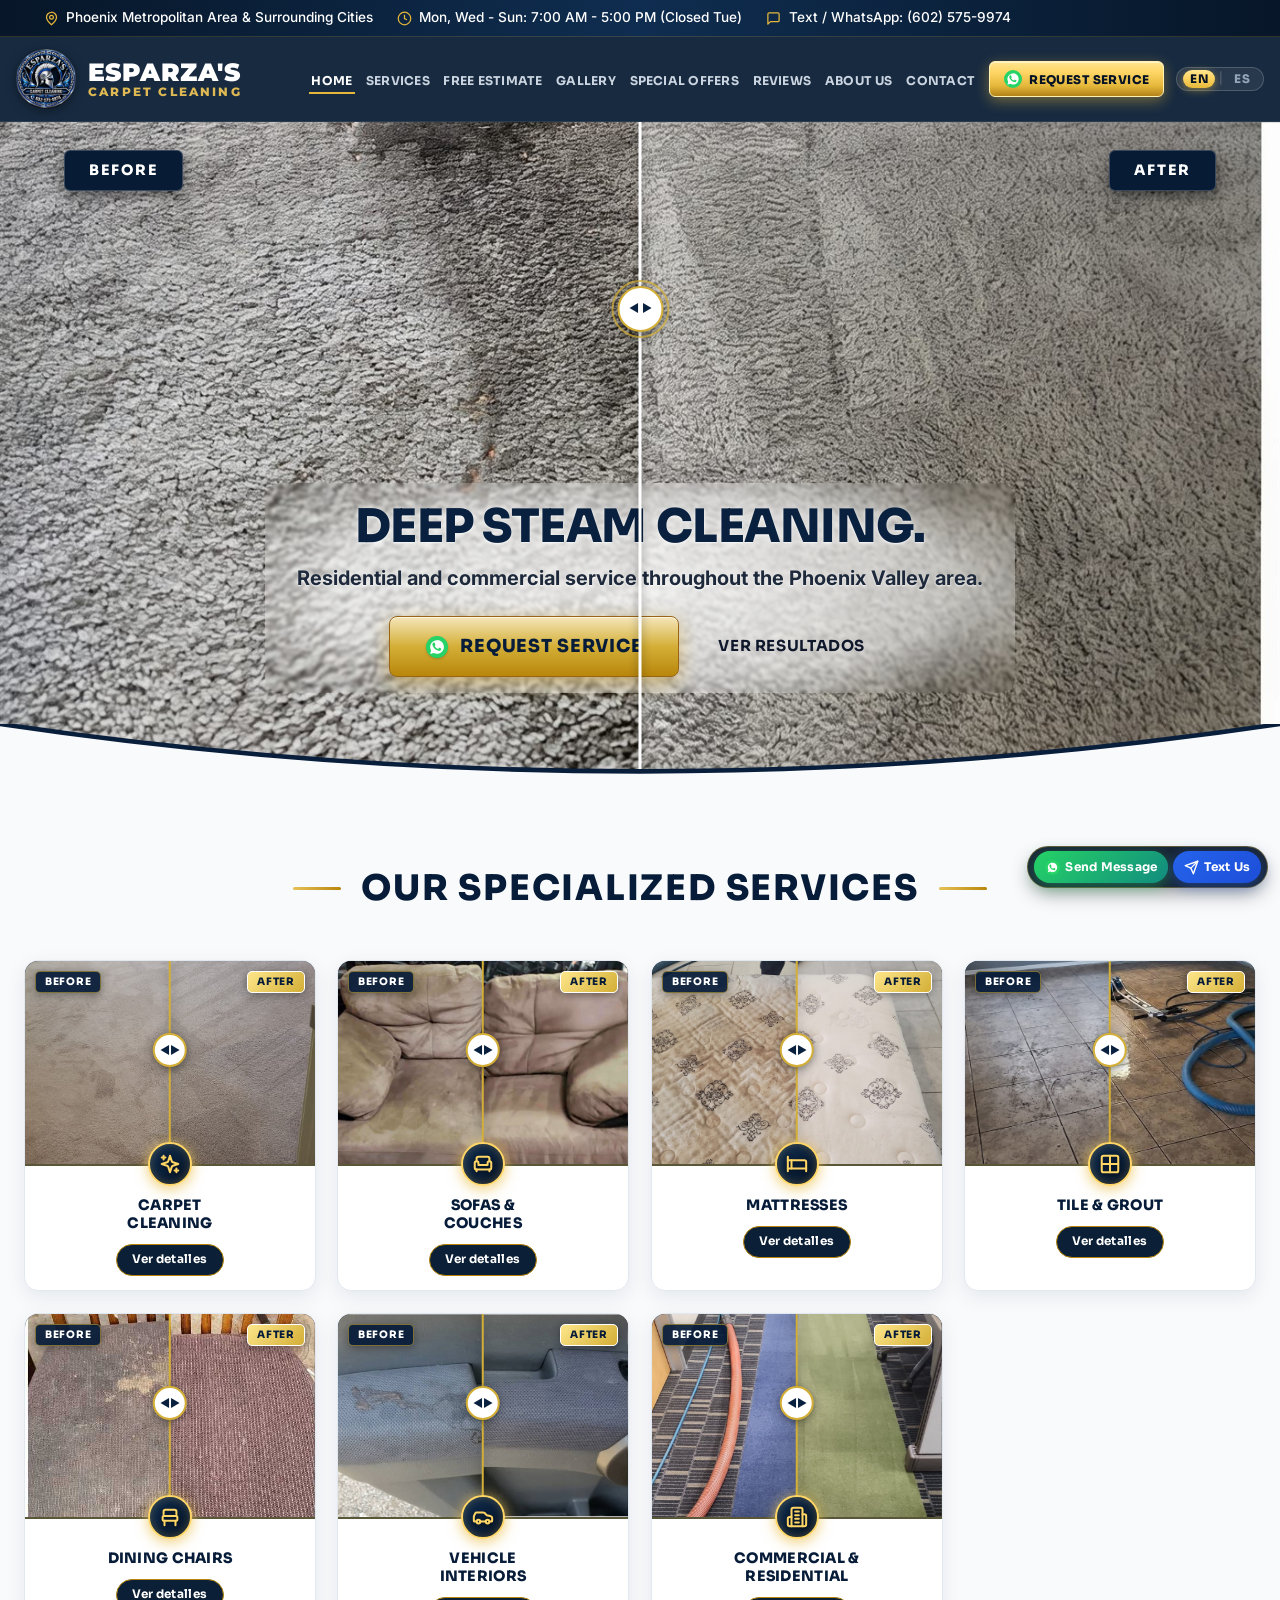
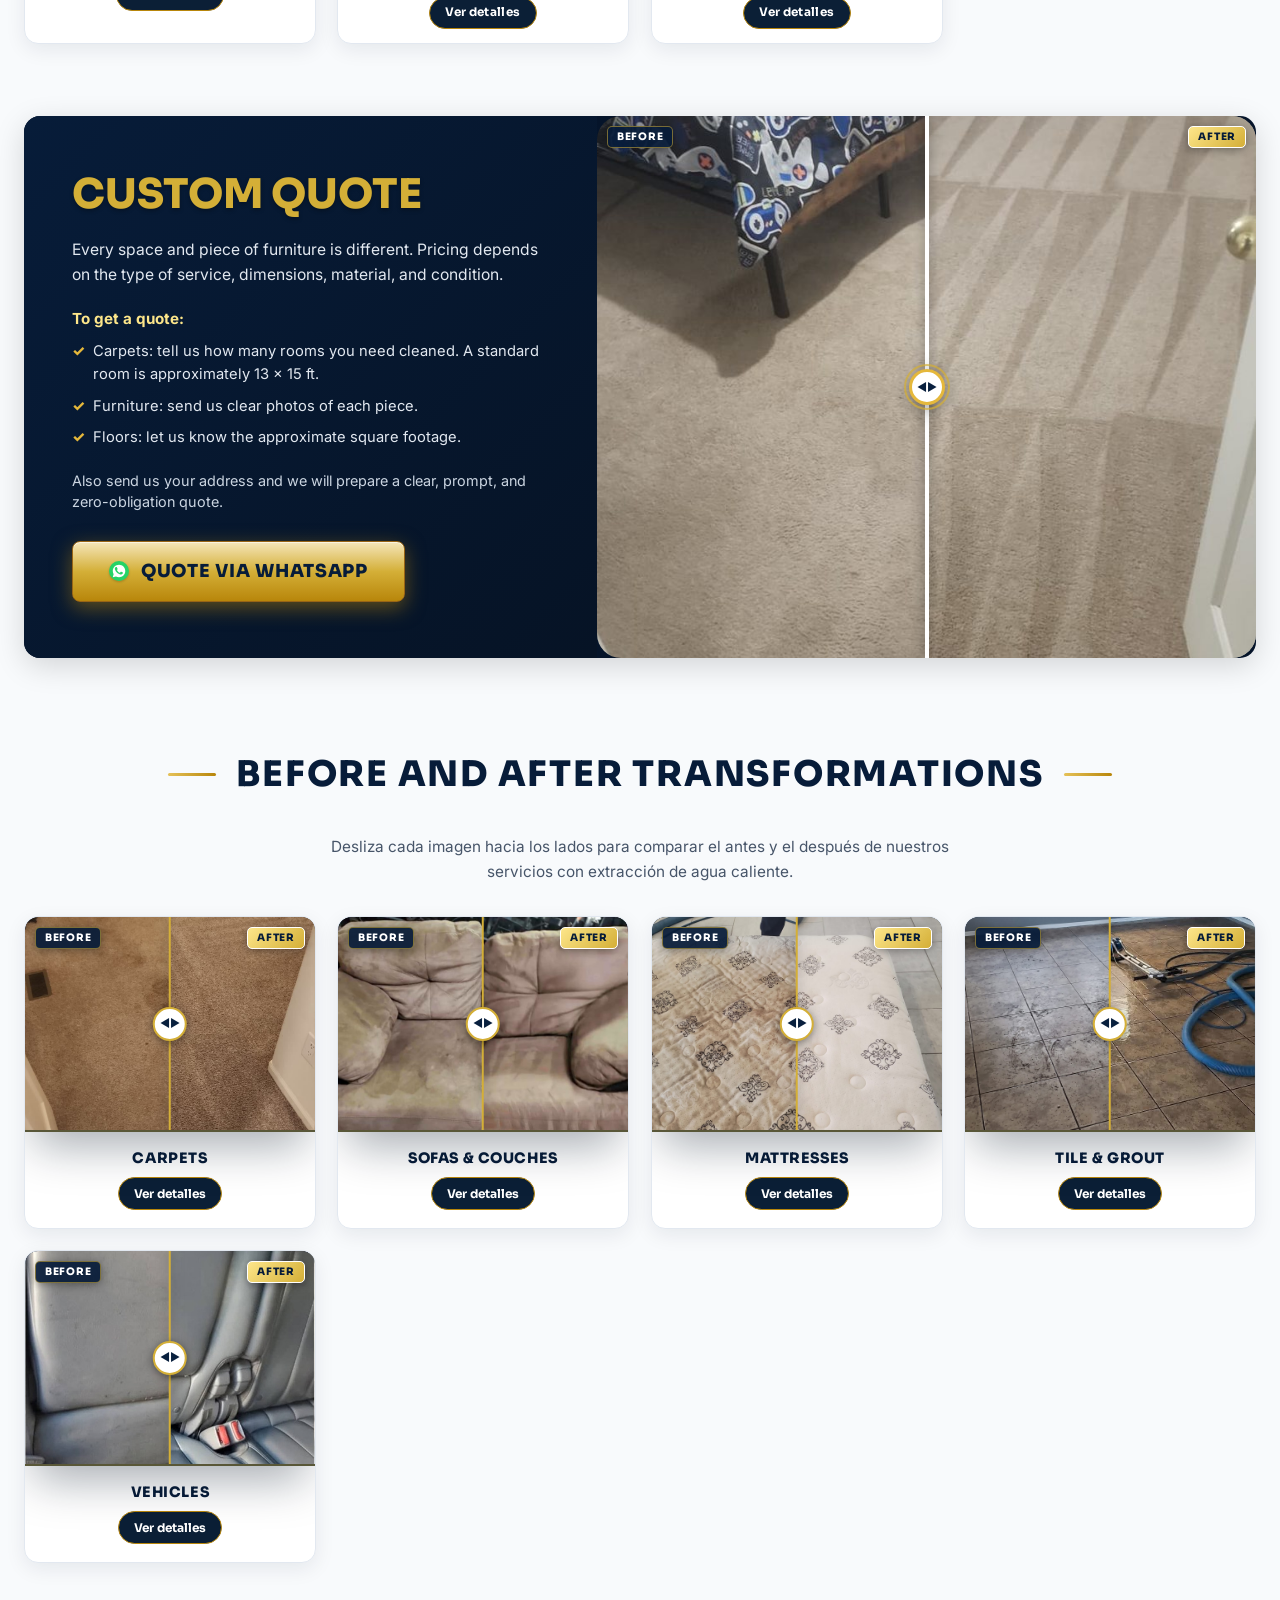
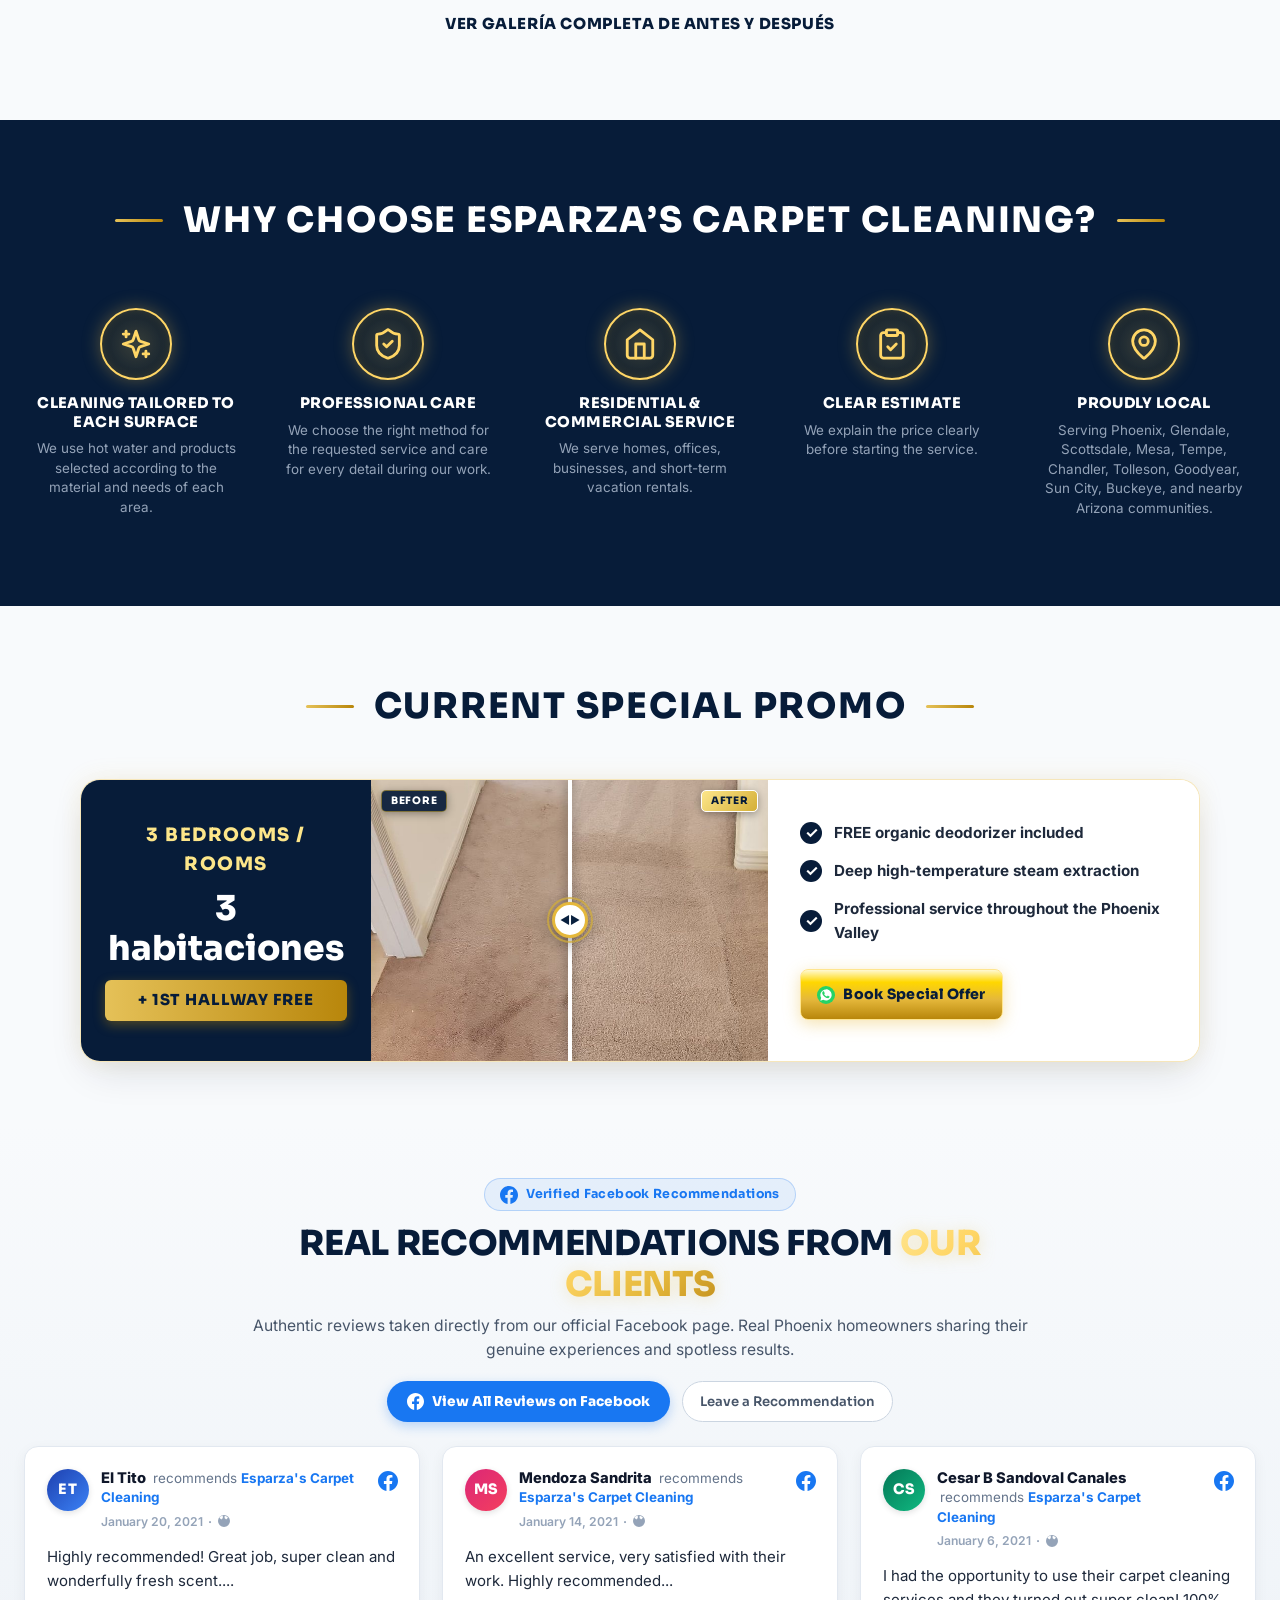
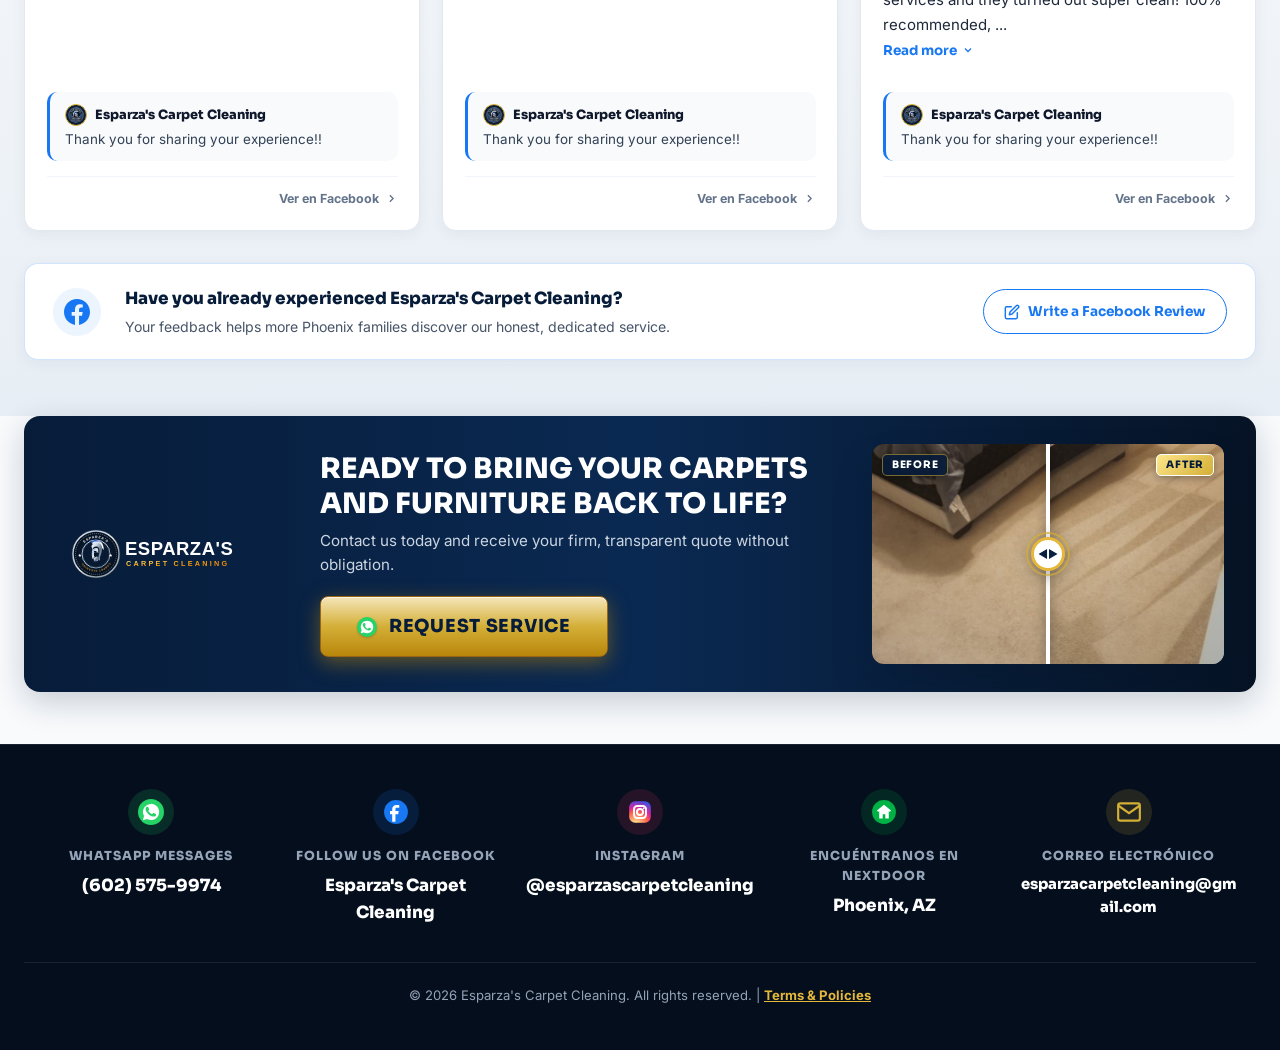
<file: index.html>
<!DOCTYPE html>
<html lang="es">
<head>
  <meta charset="UTF-8">
  <meta name="viewport" content="width=device-width, initial-scale=1.0">
  <title>Esparza's Carpet Cleaning | Limpieza de Alfombras, Salas y Pisos en Phoenix, AZ</title>
  <meta name="description" content="Esparza's Carpet Cleaning en Phoenix, AZ. Limpieza por inyección y extracción con agua caliente para alfombras, salas, colchones, pisos de cerámica y tapicería. ¡Solicita tu cotización por WhatsApp!">
  <link rel="canonical" href="https://www.esparzascarpetcleaning.com/">

  <!-- Open Graph / Redes Sociales & Buscadores -->
  <meta property="og:type" content="website">
  <meta property="og:url" content="https://www.esparzascarpetcleaning.com/">
  <meta property="og:title" content="Esparza's Carpet Cleaning | Limpieza de Alfombras, Salas y Pisos en Phoenix, AZ">
  <meta property="og:description" content="Servicio profesional de limpieza por inyección y extracción con agua caliente para alfombras, salas, colchones y pisos en el Valle de Phoenix. Disponible de lunes a domingo.">
  <meta property="og:image" content="https://www.esparzascarpetcleaning.com/assets/images/logo-spartan.png">
  <meta property="og:locale" content="es_US">
  <meta property="og:site_name" content="Esparza's Carpet Cleaning">

  <!-- Schema.org Datos Estructurados para Google (Horario 7 días y Negocio Local) -->
  <script type="application/ld+json">
  {
    "@context": "https://schema.org",
    "@type": "HomeAndConstructionBusiness",
    "name": "Esparza's Carpet Cleaning",
    "alternateName": "Esparza's Carpet Cleaning Phoenix",
    "url": "https://www.esparzascarpetcleaning.com/",
    "logo": "https://www.esparzascarpetcleaning.com/assets/images/logo-spartan.png",
    "image": "https://www.esparzascarpetcleaning.com/assets/images/hero-2.jpg",
    "description": "Limpieza profesional por inyección y extracción con agua caliente para alfombras, tapicería, colchones, pisos de cerámica y boquillas en Phoenix, Arizona. Servicio disponible de lunes a domingo.",
    "telephone": "+1-602-575-9974",
    "email": "esparzacarpetcleaning@gmail.com",
    "priceRange": "$",
    "paymentAccepted": "Cash, Zelle",
    "currenciesAccepted": "USD",
    "address": {
      "@type": "PostalAddress",
      "addressLocality": "Phoenix",
      "addressRegion": "AZ",
      "addressCountry": "US"
    },
    "areaServed": [
      { "@type": "City", "name": "Phoenix" },
      { "@type": "City", "name": "Glendale" },
      { "@type": "City", "name": "Scottsdale" },
      { "@type": "City", "name": "Mesa" },
      { "@type": "City", "name": "Tempe" },
      { "@type": "City", "name": "Chandler" },
      { "@type": "City", "name": "Gilbert" },
      { "@type": "City", "name": "Peoria" },
      { "@type": "City", "name": "Surprise" },
      { "@type": "City", "name": "Avondale" },
      { "@type": "City", "name": "Goodyear" },
      { "@type": "City", "name": "Tolleson" },
      { "@type": "City", "name": "Sun City" },
      { "@type": "City", "name": "Buckeye" },
      { "@type": "City", "name": "El Mirage" },
      { "@type": "City", "name": "Litchfield Park" }
    ],
    "openingHoursSpecification": [
      {
        "@type": "OpeningHoursSpecification",
        "dayOfWeek": [
          "Monday",
          "Tuesday",
          "Wednesday",
          "Thursday",
          "Friday",
          "Saturday",
          "Sunday"
        ],
        "opens": "07:00",
        "closes": "17:00"
      }
    ],
    "sameAs": [
      "https://www.facebook.com/profile.php?id=100064240503033",
      "https://www.instagram.com/esparzascarpetcleaning/",
      "https://nextdoor.com/p/mX83Z37mKYBD"
    ]
  }
  </script>
  <!-- Google Fonts & Stylesheets -->
  <link rel="stylesheet" href="css/styles.css">
  <link rel="stylesheet" href="css/components.css">
  <link rel="icon" type="image/svg+xml" href="assets/images/logo.svg">
</head>
<body>

  <!-- Top Notice Bar -->
  <div class="top-notice-bar">
    <div class="container">
      <div class="top-notice-info">
        <span class="top-notice-item">
          <svg width="15" height="15" viewBox="0 0 24 24" fill="none" stroke="currentColor" stroke-width="2"><path d="M12 2a8 8 0 0 0-8 8c0 5.25 8 12 8 12s8-6.75 8-12a8 8 0 0 0-8-8z"/><circle cx="12" cy="10" r="3"/></svg>
          <span data-i18n="top_area">Área Metropolitana de Phoenix y Alrededores</span>
        </span>
        <span class="top-notice-item">
          <svg width="15" height="15" viewBox="0 0 24 24" fill="none" stroke="currentColor" stroke-width="2"><circle cx="12" cy="12" r="10"/><polyline points="12 6 12 12 16 14"/></svg>
          <span data-i18n="top_hours">Disponible de lunes a domingo: 7:00 a. m. – 5:00 p. m.</span>
        </span>
        <span class="top-notice-item">
          <svg width="15" height="15" viewBox="0 0 24 24" fill="none" stroke="currentColor" stroke-width="2" stroke-linecap="round" stroke-linejoin="round"><path d="M21 15a2 2 0 0 1-2 2H7l-4 4V5a2 2 0 0 1 2-2h14a2 2 0 0 1 2 2z"/></svg>
          <span data-i18n="top_direct">Mensajes / WhatsApp: (602) 575-9974</span>
        </span>
      </div>
    </div>
  </div>

  <!-- Header Fijo -->
  <header class="site-header">
    <div class="container header-inner">
      <a href="index.html" class="brand-logo" title="Esparza's Carpet Cleaning">
        <img src="assets/images/logo-spartan.png" alt="Logo de Esparza's Carpet Cleaning" width="60" height="60" data-i18n-alt="logo_main_alt">
        <div class="logo-text-group">
          <span class="logo-main-text">ESPARZA'S</span>
          <span class="logo-sub-text">CARPET CLEANING</span>
        </div>
      </a>

      <!-- Desktop Navigation -->
      <nav class="main-nav">
        <ul class="nav-links">
          <li><a href="index.html" class="nav-link active" data-i18n="nav_inicio">INICIO</a></li>
          <li><a href="servicios.html" class="nav-link" data-i18n="nav_servicios">SERVICIOS</a></li>
          <li><a href="#tarifas" class="nav-link" data-i18n="nav_tarifas">COTIZACIÓN</a></li>
          <li><a href="galeria.html" class="nav-link" data-i18n="nav_galeria">GALERÍA</a></li>
          <li><a href="#promociones" class="nav-link" data-i18n="nav_promociones">PROMOCIONES</a></li>
          <li><a href="#comentarios" class="nav-link" data-i18n="nav_resenas">RESEÑAS</a></li>
          <li><a href="nosotros.html" class="nav-link" data-i18n="nav_nosotros">NOSOTROS</a></li>
          <li><a href="contacto.html" class="nav-link" data-i18n="nav_contacto">CONTACTO</a></li>
        </ul>
        <a href="solicitud.html" class="btn-nav-gold">
          <svg width="20" height="20" viewBox="0 0 24 24" fill="none" style="flex-shrink: 0;"><circle cx="12" cy="12" r="12" fill="#25D366"/><path d="M12.04 4.5c-4.14 0-7.5 3.36-7.5 7.5 0 1.33.35 2.62 1.01 3.75L4.5 19.5l3.86-1.01c1.1.6 2.34.91 3.68.91 4.14 0 7.5-3.36 7.5-7.5s-3.36-7.5-7.5-7.5zm4.45 10.63c-.19.53-1.09 1.01-1.54 1.07-.39.06-.9.08-1.46-.1-.34-.11-.79-.26-1.37-.51-2.43-1.05-4-3.52-4.12-3.68-.12-.16-.99-1.32-.99-2.51 0-1.19.63-1.78.85-2.02.22-.24.48-.3.64-.3.16 0 .32 0 .46.01.15.01.35-.06.55.42.21.49.71 1.74.77 1.87.06.13.1.28.02.44-.08.16-.12.26-.24.4-.12.14-.26.31-.37.42-.12.12-.25.25-.11.49.14.24.62 1.02 1.33 1.65.91.81 1.68 1.06 1.92 1.18.24.12.38.1.52-.06.14-.16.6-.7.76-.94.16-.24.32-.2.53-.12.21.08 1.33.63 1.56.74.23.12.38.18.44.27.06.1.06.57-.13 1.1z" fill="#FFFFFF"/></svg>
          <span data-i18n="nav_cta">Solicitar cotización</span>
        </a>

        <!-- Language Switcher Toggle -->
        <div class="lang-switch-container" title="Cambiar idioma / Change language">
          <button type="button" class="lang-btn" data-lang="en">EN</button>
          <span class="lang-separator">|</span>
          <button type="button" class="lang-btn active" data-lang="es">ES</button>
        </div>
      </nav>

      <!-- Mobile Menu Toggle Button -->
      <button class="mobile-toggle-btn" aria-label="Menú de navegación móvil" data-i18n-aria="nav_menu_aria" aria-expanded="false">
        <svg width="26" height="26" viewBox="0 0 24 24" fill="none" stroke="currentColor" stroke-width="2.5"><path d="M4 6h16M4 12h16M4 18h16"/></svg>
      </button>
    </div>
  </header>

  <!-- Mobile Drawer -->
  <div class="mobile-menu-drawer">
    <div style="display: flex; justify-content: space-between; align-items: center; margin-bottom: 1rem; padding-bottom: 0.75rem; border-bottom: 1px solid rgba(255,255,255,0.1);">
      <span style="font-size: 0.82rem; color: #94A3B8; font-weight: 700;">IDIOMA / LANGUAGE:</span>
      <div class="lang-switch-container">
        <button type="button" class="lang-btn" data-lang="en">EN</button>
        <span class="lang-separator">|</span>
        <button type="button" class="lang-btn active" data-lang="es">ES</button>
      </div>
    </div>
    <ul class="mobile-nav-links">
      <li><a href="index.html" class="nav-link active" data-i18n="nav_inicio">INICIO</a></li>
      <li><a href="servicios.html" class="nav-link" data-i18n="nav_servicios">SERVICIOS</a></li>
      <li><a href="#tarifas" class="nav-link" data-i18n="nav_tarifas">COTIZACIÓN</a></li>
      <li><a href="galeria.html" class="nav-link" data-i18n="nav_galeria">GALERÍA</a></li>
      <li><a href="#promociones" class="nav-link" data-i18n="nav_promociones">PROMOCIONES</a></li>
      <li><a href="#comentarios" class="nav-link" data-i18n="nav_resenas">RESEÑAS</a></li>
      <li><a href="nosotros.html" class="nav-link" data-i18n="nav_nosotros">NOSOTROS</a></li>
      <li><a href="contacto.html" class="nav-link" data-i18n="nav_contacto">CONTACTO</a></li>
    </ul>
    <div style="margin-top: 1.5rem; display: flex; flex-direction: column; gap: 1rem;">
      <a href="solicitud.html" class="btn-nav-gold" style="width: 100%; justify-content: center;">
        <svg width="20" height="20" viewBox="0 0 24 24" fill="none" style="flex-shrink: 0;"><circle cx="12" cy="12" r="12" fill="#25D366"/><path d="M12.04 4.5c-4.14 0-7.5 3.36-7.5 7.5 0 1.33.35 2.62 1.01 3.75L4.5 19.5l3.86-1.01c1.1.6 2.34.91 3.68.91 4.14 0 7.5-3.36 7.5-7.5s-3.36-7.5-7.5-7.5zm4.45 10.63c-.19.53-1.09 1.01-1.54 1.07-.39.06-.9.08-1.46-.1-.34-.11-.79-.26-1.37-.51-2.43-1.05-4-3.52-4.12-3.68-.12-.16-.99-1.32-.99-2.51 0-1.19.63-1.78.85-2.02.22-.24.48-.3.64-.3.16 0 .32 0 .46.01.15.01.35-.06.55.42.21.49.71 1.74.77 1.87.06.13.1.28.02.44-.08.16-.12.26-.24.4-.12.14-.26.31-.37.42-.12.12-.25.25-.11.49.14.24.62 1.02 1.33 1.65.91.81 1.68 1.06 1.92 1.18.24.12.38.1.52-.06.14-.16.6-.7.76-.94.16-.24.32-.2.53-.12.21.08 1.33.63 1.56.74.23.12.38.18.44.27.06.1.06.57-.13 1.1z" fill="#FFFFFF"/></svg>
        <span data-i18n="nav_cta">Solicitar cotización</span>
      </a>
      <a href="https://wa.me/16025759974" target="_blank" rel="noopener" class="btn btn-secondary" style="width: 100%; justify-content: center;" data-i18n="nav_call">WhatsApp: (602) 575-9974</a>
    </div>
  </div>

  <main>
    <!-- HERO IMMERSIVO DE ANCHO COMPLETO (ANTES Y DESPUÉS INTERACTIVO) -->
    <section class="hero-immersive-section">
      <!-- Full-bleed Before/After interactive container -->
      <div class="before-after-container hero-immersive-slider" id="hero-slider">
        <div class="hero-badge-pill badge-antes" data-i18n="hero_antes">ANTES</div>
        <div class="hero-badge-pill badge-despues" data-i18n="hero_despues">DESPUÉS</div>

        <!-- Real Photographic Carpet Textures (Perfect Pixel Alignment) -->
        <img src="assets/images/hero-1.jpg" alt="Alfombra sucia antes de la limpieza" class="ba-image ba-image-before" data-i18n-alt="img_hero_before_alt">
        <img src="assets/images/hero-2.jpg" alt="Alfombra limpia después del servicio" class="ba-image ba-image-after" data-i18n-alt="img_hero_after_alt">

        <!-- Draggable Handle with Circle Button and Left/Right Arrows -->
        <div class="ba-handle hero-handle">
          <div class="ba-handle-button hero-handle-button">
            <span class="hero-handle-arrow-left">&#9664;</span>
            <span class="hero-handle-arrow-right">&#9654;</span>
          </div>
        </div>

        <input type="range" min="0" max="100" value="50" class="ba-range-input" aria-label="Slide to compare before and after" data-i18n-aria="hero_slider_aria">
      </div>

      <!-- Centered Impact Headline & CTA Overlaid Directly On Carpet -->
      <div class="hero-impact-overlay">
        <div class="hero-impact-text-wrapper">
          <h1 class="hero-impact-title" style="font-size: clamp(1.75rem, 3.6vw, 3rem); line-height: 1.18;">
            <span class="hero-impact-line" data-i18n="hero_title_1">Limpieza profesional de alfombras y tapicería en Arizona</span>
          </h1>
          <p class="hero-impact-subtitle" data-i18n="hero_sub">Usamos equipo profesional de inyección y extracción, agua caliente y productos seleccionados según las necesidades de cada superficie.</p>
          <div style="display: flex; flex-wrap: wrap; gap: 0.85rem; justify-content: center; align-items: center;">
            <a href="solicitud.html" class="hero-btn-gold">
              <svg width="22" height="22" viewBox="0 0 24 24" fill="none" style="flex-shrink: 0;"><circle cx="12" cy="12" r="12" fill="#25D366"/><path d="M12.04 4.5c-4.14 0-7.5 3.36-7.5 7.5 0 1.33.35 2.62 1.01 3.75L4.5 19.5l3.86-1.01c1.1.6 2.34.91 3.68.91 4.14 0 7.5-3.36 7.5-7.5s-3.36-7.5-7.5-7.5zm4.45 10.63c-.19.53-1.09 1.01-1.54 1.07-.39.06-.9.08-1.46-.1-.34-.11-.79-.26-1.37-.51-2.43-1.05-4-3.52-4.12-3.68-.12-.16-.99-1.32-.99-2.51 0-1.19.63-1.78.85-2.02.22-.24.48-.3.64-.3.16 0 .32 0 .46.01.15.01.35-.06.55.42.21.49.71 1.74.77 1.87.06.13.1.28.02.44-.08.16-.12.26-.24.4-.12.14-.26.31-.37.42-.12.12-.25.25-.11.49.14.24.62 1.02 1.33 1.65.91.81 1.68 1.06 1.92 1.18.24.12.38.1.52-.06.14-.16.6-.7.76-.94.16-.24.32-.2.53-.12.21.08 1.33.63 1.56.74.23.12.38.18.44.27.06.1.06.57-.13 1.1z" fill="#FFFFFF"/></svg>
              <span data-i18n="hero_cta">Solicitar cotización</span>
            </a>
            <a href="#galeria" class="btn btn-outline-light" style="padding: 0.85rem 1.6rem; border-radius: var(--radius-full); font-weight: 700; pointer-events: auto;" data-i18n="hero_cta_results">Ver resultados</a>
          </div>
        </div>
      </div>

      <!-- Curved Blue Wave Separator at bottom of Hero -->
      <div class="hero-wave-bottom">
        <svg viewBox="0 0 1440 70" fill="none" preserveAspectRatio="none">
          <path d="M0,0 C480,68 960,68 1440,0 L1440,70 L0,70 Z" fill="#F8FAFC"/>
          <path d="M0,0 C480,68 960,68 1440,0" stroke="#081E3B" stroke-width="5" fill="none"/>
        </svg>
      </div>
    </section>

    <!-- ================================================================
         1. NUESTROS SERVICIOS (7 FOTOS ANTES Y DESPUÉS INTERACTIVAS CON BADGES CIRCULARES AZULES)
         ================================================================ -->
    <section class="section section-light" id="servicios" style="padding: 4.5rem 0 3.5rem 0;">
      <div class="container" style="max-width: 1400px;">
        <h2 class="section-title-flanked reveal-on-scroll" data-i18n="sec_services_title">NUESTROS SERVICIOS</h2>

        <div class="services-row-7">
          <!-- 1: Alfombras -->
          <div class="service-card-clean reveal-on-scroll stagger-1">
            <div class="service-card-thumb-wrap before-after-container">
              <span class="ba-mini-badge antes" data-i18n="hero_antes">ANTES</span>
              <span class="ba-mini-badge despues" data-i18n="hero_despues">DESPUÉS</span>
              <img src="assets/images/carpet-chevron-bed1-before.jpg" alt="Alfombra antes de limpiar" class="ba-image ba-image-before">
              <img src="assets/images/carpet-chevron-bed1-after.jpg" alt="Alfombra después de limpiar" class="ba-image ba-image-after" data-i18n-alt="img_srv_carpet_alt">
              <div class="ba-handle">
                <div class="ba-handle-button" style="width: 32px; height: 32px; font-size: 10px;"><span class="hero-handle-arrow-left">&#9664;</span><span class="hero-handle-arrow-right">&#9654;</span></div>
              </div>
              <input type="range" min="0" max="100" value="50" class="ba-range-input" aria-label="Comparar antes y después alfombras">
            </div>
            <div class="service-badge-circle" title="Limpieza de Alfombras" data-i18n-title="title_srv_carpet">
              <svg width="24" height="24" viewBox="0 0 24 24" fill="none" stroke="currentColor" stroke-width="2.2" stroke-linecap="round" stroke-linejoin="round">
                <path d="m12 3-1.912 5.813a2 2 0 0 1-1.275 1.275L3 12l5.813 1.912a2 2 0 0 1 1.275 1.275L12 21l1.912-5.813a2 2 0 0 1 1.275-1.275L21 12l-5.813-1.912a2 2 0 0 1-1.275-1.275L12 3Z"/>
                <path d="M5 3v4"/>
                <path d="M19 17v4"/>
                <path d="M3 5h4"/>
                <path d="M17 19h4"/>
              </svg>
            </div>
            <a href="servicios.html#alfombras" class="service-card-title-clean" data-i18n="srv_carpet">LIMPIEZA DE<br>ALFOMBRAS</a>
            <a href="servicios.html#alfombras" class="service-card-ver-detalles" data-i18n="btn_ver_detalles">Ver detalles</a>
          </div>

          <!-- 2: Sofás y Sillones -->
          <div class="service-card-clean reveal-on-scroll stagger-2">
            <div class="service-card-thumb-wrap before-after-container">
              <span class="ba-mini-badge antes" data-i18n="hero_antes">ANTES</span>
              <span class="ba-mini-badge despues" data-i18n="hero_despues">DESPUÉS</span>
              <img src="assets/images/real-sofa-before.jpg" alt="Sofá antes de limpiar" class="ba-image ba-image-before">
              <img src="assets/images/real-sofa-after.jpg" alt="Sofá después de limpiar" class="ba-image ba-image-after" data-i18n-alt="img_srv_sofas_alt">
              <div class="ba-handle">
                <div class="ba-handle-button" style="width: 32px; height: 32px; font-size: 10px;"><span class="hero-handle-arrow-left">&#9664;</span><span class="hero-handle-arrow-right">&#9654;</span></div>
              </div>
              <input type="range" min="0" max="100" value="50" class="ba-range-input" aria-label="Comparar antes y después sofás">
            </div>
            <div class="service-badge-circle" title="Sofás y Sillones" data-i18n-title="title_srv_sofas">
              <svg width="24" height="24" viewBox="0 0 24 24" fill="none" stroke="currentColor" stroke-width="2.2" stroke-linecap="round" stroke-linejoin="round">
                <path d="M19 9V6a2 2 0 0 0-2-2H7a2 2 0 0 0-2 2v3"/>
                <path d="M3 16a2 2 0 0 0 2 2h14a2 2 0 0 0 2-2v-5a2 2 0 0 0-4 0v2H7v-2a2 2 0 0 0-4 0Z"/>
                <path d="M5 18v2"/>
                <path d="M19 18v2"/>
              </svg>
            </div>
            <a href="servicios.html#sofas" class="service-card-title-clean" data-i18n="srv_sofa">SOFÁS Y<br>SILLONES</a>
            <a href="servicios.html#sofas" class="service-card-ver-detalles" data-i18n="btn_ver_detalles">Ver detalles</a>
          </div>

          <!-- 3: Colchones -->
          <div class="service-card-clean reveal-on-scroll stagger-3">
            <div class="service-card-thumb-wrap before-after-container">
              <span class="ba-mini-badge antes" data-i18n="hero_antes">ANTES</span>
              <span class="ba-mini-badge despues" data-i18n="hero_despues">DESPUÉS</span>
              <img src="assets/images/MATTRESSES.jpg" alt="Colchón antes de limpiar" class="ba-image ba-image-before">
              <img src="assets/images/mattress-after.jpg" alt="Colchón después de limpiar" class="ba-image ba-image-after" data-i18n-alt="img_srv_mattress_alt">
              <div class="ba-handle">
                <div class="ba-handle-button" style="width: 32px; height: 32px; font-size: 10px;"><span class="hero-handle-arrow-left">&#9664;</span><span class="hero-handle-arrow-right">&#9654;</span></div>
              </div>
              <input type="range" min="0" max="100" value="50" class="ba-range-input" aria-label="Comparar antes y después colchones">
            </div>
            <div class="service-badge-circle" title="Limpieza de Colchones" data-i18n-title="title_srv_mattress">
              <svg width="24" height="24" viewBox="0 0 24 24" fill="none" stroke="currentColor" stroke-width="2.2" stroke-linecap="round" stroke-linejoin="round">
                <path d="M2 4v16"/>
                <path d="M2 8h18a2 2 0 0 1 2 2v10"/>
                <path d="M2 17h20"/>
                <path d="M6 8v9"/>
              </svg>
            </div>
            <a href="servicios.html#colchones" class="service-card-title-clean" data-i18n="srv_mattress">COLCHONES</a>
            <a href="servicios.html#colchones" class="service-card-ver-detalles" data-i18n="btn_ver_detalles">Ver detalles</a>
          </div>

          <!-- 4: Pisos -->
          <div class="service-card-clean reveal-on-scroll stagger-4">
            <div class="service-card-thumb-wrap before-after-container">
              <span class="ba-mini-badge antes" data-i18n="hero_antes">ANTES</span>
              <span class="ba-mini-badge despues" data-i18n="hero_despues">DESPUÉS</span>
              <img src="assets/images/PISOANTES.jpg" alt="Piso antes de limpiar" class="ba-image ba-image-before">
              <img src="assets/images/PISODESPUES.jpeg" alt="Piso después de limpiar" class="ba-image ba-image-after" data-i18n-alt="img_srv_tile_alt">
              <div class="ba-handle">
                <div class="ba-handle-button" style="width: 32px; height: 32px; font-size: 10px;"><span class="hero-handle-arrow-left">&#9664;</span><span class="hero-handle-arrow-right">&#9654;</span></div>
              </div>
              <input type="range" min="0" max="100" value="50" class="ba-range-input" aria-label="Comparar antes y después pisos">
            </div>
            <div class="service-badge-circle" title="Pisos y Boquillas" data-i18n-title="title_srv_tile">
              <svg width="24" height="24" viewBox="0 0 24 24" fill="none" stroke="currentColor" stroke-width="2.2" stroke-linecap="round" stroke-linejoin="round">
                <rect width="18" height="18" x="3" y="3" rx="2"/>
                <path d="M3 12h18"/>
                <path d="M12 3v18"/>
              </svg>
            </div>
            <a href="servicios.html#pisos" class="service-card-title-clean" data-i18n="srv_tile">PISOS (TILE)</a>
            <a href="servicios.html#pisos" class="service-card-ver-detalles" data-i18n="btn_ver_detalles">Ver detalles</a>
          </div>

          <!-- 5: Sillas -->
          <div class="service-card-clean reveal-on-scroll stagger-5">
            <div class="service-card-thumb-wrap before-after-container">
              <span class="ba-mini-badge antes" data-i18n="hero_antes">ANTES</span>
              <span class="ba-mini-badge despues" data-i18n="hero_despues">DESPUÉS</span>
              <img src="assets/images/SILLASSSS.jpeg" alt="Silla antes de limpiar" class="ba-image ba-image-before">
              <img src="assets/images/SILLASS.jpeg" alt="Silla después de limpiar" class="ba-image ba-image-after" data-i18n-alt="img_srv_chairs_alt">
              <div class="ba-handle">
                <div class="ba-handle-button" style="width: 32px; height: 32px; font-size: 10px;"><span class="hero-handle-arrow-left">&#9664;</span><span class="hero-handle-arrow-right">&#9654;</span></div>
              </div>
              <input type="range" min="0" max="100" value="50" class="ba-range-input" aria-label="Comparar antes y después sillas">
            </div>
            <div class="service-badge-circle" title="Sillas Tapizadas" data-i18n-title="title_srv_chairs">
              <svg width="24" height="24" viewBox="0 0 24 24" fill="none" stroke="currentColor" stroke-width="2.2" stroke-linecap="round" stroke-linejoin="round">
                <path d="M19 9V6a2 2 0 0 0-2-2H7a2 2 0 0 0-2 2v3"/>
                <rect width="16" height="5" x="4" y="11" rx="1"/>
                <path d="M6 16v5"/>
                <path d="M18 16v5"/>
              </svg>
            </div>
            <a href="servicios.html#sillas" class="service-card-title-clean" data-i18n="srv_chairs">SILLAS</a>
            <a href="servicios.html#sillas" class="service-card-ver-detalles" data-i18n="btn_ver_detalles">Ver detalles</a>
          </div>

          <!-- 6: Interior de Vehículos -->
          <div class="service-card-clean reveal-on-scroll stagger-6">
            <div class="service-card-thumb-wrap before-after-container">
              <span class="ba-mini-badge antes" data-i18n="hero_antes">ANTES</span>
              <span class="ba-mini-badge despues" data-i18n="hero_despues">DESPUÉS</span>
              <img src="assets/images/car-armrest-before.jpg" alt="Interior de auto antes de limpiar" class="ba-image ba-image-before">
              <img src="assets/images/car-armrest-after.jpg" alt="Interior de auto después de limpiar" class="ba-image ba-image-after" data-i18n-alt="img_srv_car_alt">
              <div class="ba-handle">
                <div class="ba-handle-button" style="width: 32px; height: 32px; font-size: 10px;"><span class="hero-handle-arrow-left">&#9664;</span><span class="hero-handle-arrow-right">&#9654;</span></div>
              </div>
              <input type="range" min="0" max="100" value="50" class="ba-range-input" aria-label="Comparar antes y después vehículos">
            </div>
            <div class="service-badge-circle" title="Interior de Vehículos" data-i18n-title="title_srv_car">
              <svg width="24" height="24" viewBox="0 0 24 24" fill="none" stroke="currentColor" stroke-width="2.2" stroke-linecap="round" stroke-linejoin="round">
                <path d="M19 17h2c.6 0 1-.4 1-1v-3c0-.9-.7-1.7-1.5-1.9C18.7 10.6 16 10 16 10s-1.3-1.4-2.2-2.3c-.5-.4-1.1-.7-1.8-.7H5c-.6 0-1.1.4-1.4.9l-1.4 2.9A3.7 3.7 0 0 0 2 12v4c0 .6.4 1 1 1h2"/>
                <circle cx="7" cy="17" r="2"/>
                <path d="M9 17h6"/>
                <circle cx="17" cy="17" r="2"/>
              </svg>
            </div>
            <a href="servicios.html#vehiculos" class="service-card-title-clean" data-i18n="srv_car">INTERIOR DE<br>VEHÍCULOS</a>
            <a href="servicios.html#vehiculos" class="service-card-ver-detalles" data-i18n="btn_ver_detalles">Ver detalles</a>
          </div>

          <!-- 7: Comercial y Residencial -->
          <div class="service-card-clean reveal-on-scroll stagger-7">
            <div class="service-card-thumb-wrap before-after-container">
              <span class="ba-mini-badge antes" data-i18n="hero_antes">ANTES</span>
              <span class="ba-mini-badge despues" data-i18n="hero_despues">DESPUÉS</span>
              <img src="assets/images/otras-9.jpg" alt="Servicio comercial antes de limpiar" class="ba-image ba-image-before">
              <img src="assets/images/otras-10.jpg" alt="Servicio comercial después de limpiar" class="ba-image ba-image-after" data-i18n-alt="img_srv_commercial_alt">
              <div class="ba-handle">
                <div class="ba-handle-button" style="width: 32px; height: 32px; font-size: 10px;"><span class="hero-handle-arrow-left">&#9664;</span><span class="hero-handle-arrow-right">&#9654;</span></div>
              </div>
              <input type="range" min="0" max="100" value="50" class="ba-range-input" aria-label="Comparar antes y después comercial">
            </div>
            <div class="service-badge-circle" title="Comercial y Residencial" data-i18n-title="title_srv_commercial">
              <svg width="24" height="24" viewBox="0 0 24 24" fill="none" stroke="currentColor" stroke-width="2.2" stroke-linecap="round" stroke-linejoin="round">
                <path d="M6 22V4a2 2 0 0 1 2-2h8a2 2 0 0 1 2 2v18Z"/>
                <path d="M6 12H4a2 2 0 0 0-2 2v6a2 2 0 0 0 2 2h2"/>
                <path d="M18 9h2a2 2 0 0 1 2 2v9a2 2 0 0 1-2 2h-2"/>
                <path d="M10 6h4"/>
                <path d="M10 10h4"/>
                <path d="M10 14h4"/>
                <path d="M10 18h4"/>
              </svg>
            </div>
            <a href="servicios.html#comercial" class="service-card-title-clean" data-i18n="srv_commercial">COMERCIAL Y<br>RESIDENCIAL</a>
            <a href="servicios.html#comercial" class="service-card-ver-detalles" data-i18n="btn_ver_detalles">Ver detalles</a>
          </div>
        </div>
      </div>
    </section>

    <!-- ================================================================
         2. TARIFAS: COTIZACIÓN PERSONALIZADA (BANNER CON ANTES Y DESPUÉS)
         ================================================================ -->
    <section class="section section-light" id="tarifas" style="padding: 1rem 0 4rem 0;">
      <div class="container" style="max-width: 1400px;">
        <div class="banner-custom-quote reveal-on-scroll">
          <div class="banner-quote-content">
            <h2 class="banner-quote-title" data-i18n="quote_title">Cotización personalizada</h2>
            <p class="banner-quote-desc" style="margin-bottom: 1.25rem;">
              <span data-i18n="quote_desc_1">Cada espacio y mueble es diferente. El precio depende del tipo de servicio, las dimensiones, el material y su condición.</span>
            </p>
            <div style="color: #FDE68A; font-weight: 700; font-size: 0.95rem; margin-bottom: 0.5rem;" data-i18n="quote_desc_lead">
              Para cotizar:
            </div>
            <ul style="list-style: none; display: flex; flex-direction: column; gap: 0.5rem; margin-bottom: 1.25rem; font-size: 0.92rem; color: #E2E8F0; padding-left: 0;">
              <li style="display: flex; align-items: flex-start; gap: 0.5rem;">
                <span style="color: var(--color-accent); font-weight: 800;">✓</span>
                <span data-i18n="quote_item_carpets">Alfombras: dinos cuántas habitaciones necesitas limpiar. Una habitación estándar mide aproximadamente 13 × 15 pies.</span>
              </li>
              <li style="display: flex; align-items: flex-start; gap: 0.5rem;">
                <span style="color: var(--color-accent); font-weight: 800;">✓</span>
                <span data-i18n="quote_item_furniture">Muebles: envíanos fotos claras de las piezas.</span>
              </li>
              <li style="display: flex; align-items: flex-start; gap: 0.5rem;">
                <span style="color: var(--color-accent); font-weight: 800;">✓</span>
                <span data-i18n="quote_item_floors">Pisos: indícanos los pies cuadrados aproximados.</span>
              </li>
            </ul>
            <p style="font-size: 0.9rem; color: #CBD5E1; margin-bottom: 1.75rem; line-height: 1.5;" data-i18n="quote_desc_closing">
              Envíanos también tu dirección y te prepararemos una cotización clara, rápida y sin compromiso.
            </p>
            <div>
              <a href="https://wa.me/16025759974?text=Hola%20Esparza's!%20Me%20gustar%C3%ADa%20solicitar%20una%20cotizaci%C3%B3n" target="_blank" rel="noopener" class="hero-btn-gold" style="display: inline-flex;">
                <svg width="20" height="20" viewBox="0 0 24 24" fill="none" style="flex-shrink: 0;"><circle cx="12" cy="12" r="12" fill="#25D366"/><path d="M12.04 4.5c-4.14 0-7.5 3.36-7.5 7.5 0 1.33.35 2.62 1.01 3.75L4.5 19.5l3.86-1.01c1.1.6 2.34.91 3.68.91 4.14 0 7.5-3.36 7.5-7.5s-3.36-7.5-7.5-7.5zm4.45 10.63c-.19.53-1.09 1.01-1.54 1.07-.39.06-.9.08-1.46-.1-.34-.11-.79-.26-1.37-.51-2.43-1.05-4-3.52-4.12-3.68-.12-.16-.99-1.32-.99-2.51 0-1.19.63-1.78.85-2.02.22-.24.48-.3.64-.3.16 0 .32 0 .46.01.15.01.35-.06.55.42.21.49.71 1.74.77 1.87.06.13.1.28.02.44-.08.16-.12.26-.24.4-.12.14-.26.31-.37.42-.12.12-.25.25-.11.49.14.24.62 1.02 1.33 1.65.91.81 1.68 1.06 1.92 1.18.24.12.38.1.52-.06.14-.16.6-.7.76-.94.16-.24.32-.2.53-.12.21.08 1.33.63 1.56.74.23.12.38.18.44.27.06.1.06.57-.13 1.1z" fill="#FFFFFF"/></svg>
                <span data-i18n="quote_btn">Solicitar cotización</span>
              </a>
            </div>
          </div>
          <div class="banner-quote-image before-after-container" style="min-height: 280px;">
            <div class="ba-mini-badge antes" data-i18n="hero_antes">ANTES</div>
            <div class="ba-mini-badge despues" data-i18n="hero_despues">DESPUÉS</div>
            <img src="assets/images/carpet-transformation-1-before.jpg" alt="Alfombra antes de la limpieza" class="ba-image ba-image-before">
            <img src="assets/images/carpet-transformation-1-after.jpg" alt="Alfombra después de la limpieza" class="ba-image ba-image-after" data-i18n-alt="img_quote_wand_alt">
            <div class="ba-handle">
              <div class="ba-handle-button" style="width: 36px; height: 36px; font-size: 11px;"><span class="hero-handle-arrow-left">&#9664;</span><span class="hero-handle-arrow-right">&#9654;</span></div>
            </div>
            <input type="range" min="0" max="100" value="50" class="ba-range-input" aria-label="Comparar antes y después">
          </div>
        </div>
      </div>
    </section>

    <!-- ================================================================
         3. ANTES Y DESPUÉS (5 CASOS CON SLIDERS INTERACTIVOS)
         ================================================================ -->
    <section class="section section-light" id="galeria" style="padding: 1.5rem 0 4.5rem 0;">
      <div class="container" style="max-width: 1400px;">
        <h2 class="section-title-flanked reveal-on-scroll" data-i18n="sec_ba_title">ANTES Y DESPUÉS</h2>
        <p class="reveal-on-scroll" style="text-align: center; color: #475569; max-width: 680px; margin: -0.75rem auto 2rem auto; font-size: 0.96rem;" data-i18n="sec_ba_subtitle">
          Desliza cada imagen hacia los lados para comparar el antes y el después de nuestros servicios con extracción de agua caliente.
        </p>

        <div class="ba-row-5">
          <!-- 1: Alfombras -->
          <div class="ba-card-item reveal-on-scroll stagger-1">
            <div class="before-after-container ba-card-slider-wrap">
              <div class="ba-mini-badge antes" data-i18n="hero_antes">ANTES</div>
              <div class="ba-mini-badge despues" data-i18n="hero_despues">DESPUÉS</div>
              <img src="assets/images/otras-3.jpg" alt="Alfombras antes de la limpieza" data-i18n-alt="idx_ba_carpet_before" class="ba-image ba-image-before">
              <img src="assets/images/otras-4.jpg" alt="Alfombras después de la extracción con agua caliente" data-i18n-alt="idx_ba_carpet_after" class="ba-image ba-image-after">
              <div class="ba-handle">
                <div class="ba-handle-button" style="width: 32px; height: 32px; font-size: 10px;"><span class="hero-handle-arrow-left">&#9664;</span><span class="hero-handle-arrow-right">&#9654;</span></div>
              </div>
              <input type="range" min="0" max="100" value="50" class="ba-range-input" aria-label="Comparar antes y después alfombras" data-i18n-aria="idx_slider_carpets">
            </div>
            <div class="ba-card-title" data-i18n="ba_carpet">ALFOMBRAS</div>
            <a href="servicios.html#alfombras" class="ba-card-ver-detalles" data-i18n="btn_ver_detalles">Ver detalles</a>
          </div>

          <!-- 2: Sofás y Sillones -->
          <div class="ba-card-item reveal-on-scroll stagger-2">
            <div class="before-after-container ba-card-slider-wrap">
              <div class="ba-mini-badge antes" data-i18n="hero_antes">ANTES</div>
              <div class="ba-mini-badge despues" data-i18n="hero_despues">DESPUÉS</div>
              <img src="assets/images/real-sofa-before.jpg" alt="Sofás antes de la limpieza" data-i18n-alt="idx_ba_sofas_before" class="ba-image ba-image-before">
              <img src="assets/images/real-sofa-after.jpg" alt="Sofás después de la extracción con agua caliente" data-i18n-alt="idx_ba_sofas_after" class="ba-image ba-image-after">
              <div class="ba-handle">
                <div class="ba-handle-button" style="width: 32px; height: 32px; font-size: 10px;"><span class="hero-handle-arrow-left">&#9664;</span><span class="hero-handle-arrow-right">&#9654;</span></div>
              </div>
              <input type="range" min="0" max="100" value="50" class="ba-range-input" aria-label="Comparar antes y después sofás" data-i18n-aria="idx_slider_couches">
            </div>
            <div class="ba-card-title" data-i18n="ba_sofas">SOFÁS Y SILLONES</div>
            <a href="servicios.html#sofas" class="ba-card-ver-detalles" data-i18n="btn_ver_detalles">Ver detalles</a>
          </div>

          <!-- 3: Colchones -->
          <div class="ba-card-item reveal-on-scroll stagger-3">
            <div class="before-after-container ba-card-slider-wrap">
              <div class="ba-mini-badge antes" data-i18n="hero_antes">ANTES</div>
              <div class="ba-mini-badge despues" data-i18n="hero_despues">DESPUÉS</div>
              <img src="assets/images/MATTRESSES.jpg" alt="Colchón antes de la limpieza" data-i18n-alt="idx_ba_mattress_before" class="ba-image ba-image-before">
              <img src="assets/images/mattress-after.jpg" alt="Colchón después de la extracción con agua caliente" data-i18n-alt="idx_ba_mattress_after" class="ba-image ba-image-after">
              <div class="ba-handle">
                <div class="ba-handle-button" style="width: 32px; height: 32px; font-size: 10px;"><span class="hero-handle-arrow-left">&#9664;</span><span class="hero-handle-arrow-right">&#9654;</span></div>
              </div>
              <input type="range" min="0" max="100" value="50" class="ba-range-input" aria-label="Comparar antes y después colchones" data-i18n-aria="idx_slider_mattresses">
            </div>
            <div class="ba-card-title" data-i18n="ba_mattress">COLCHONES</div>
            <a href="servicios.html#colchones" class="ba-card-ver-detalles" data-i18n="btn_ver_detalles">Ver detalles</a>
          </div>

          <!-- 4: Pisos -->
          <div class="ba-card-item reveal-on-scroll stagger-4">
            <div class="before-after-container ba-card-slider-wrap">
              <div class="ba-mini-badge antes" data-i18n="hero_antes">ANTES</div>
              <div class="ba-mini-badge despues" data-i18n="hero_despues">DESPUÉS</div>
              <img src="assets/images/PISOANTES.jpg" alt="Piso y boquillas antes de la limpieza" data-i18n-alt="idx_ba_tile_before" class="ba-image ba-image-before">
              <img src="assets/images/PISODESPUES.jpeg" alt="Piso y boquillas después de la extracción con agua caliente" data-i18n-alt="idx_ba_tile_after" class="ba-image ba-image-after">
              <div class="ba-handle">
                <div class="ba-handle-button" style="width: 32px; height: 32px; font-size: 10px;"><span class="hero-handle-arrow-left">&#9664;</span><span class="hero-handle-arrow-right">&#9654;</span></div>
              </div>
              <input type="range" min="0" max="100" value="50" class="ba-range-input" aria-label="Comparar antes y después pisos" data-i18n-aria="idx_slider_tile">
            </div>
            <div class="ba-card-title" data-i18n="ba_floors">PISOS</div>
            <a href="servicios.html#pisos" class="ba-card-ver-detalles" data-i18n="btn_ver_detalles">Ver detalles</a>
          </div>

          <!-- 5: Vehículos -->
          <div class="ba-card-item reveal-on-scroll stagger-5">
            <div class="before-after-container ba-card-slider-wrap">
              <div class="ba-mini-badge antes" data-i18n="hero_antes">ANTES</div>
              <div class="ba-mini-badge despues" data-i18n="hero_despues">DESPUÉS</div>
              <img src="assets/images/car-seats-before.jpg" alt="Interior de vehículo antes de la extracción" data-i18n-alt="idx_ba_car_before" class="ba-image ba-image-before">
              <img src="assets/images/car-seats-after.jpg" alt="Interior de vehículo después de la extracción" data-i18n-alt="idx_ba_car_after" class="ba-image ba-image-after">
              <div class="ba-handle">
                <div class="ba-handle-button" style="width: 32px; height: 32px; font-size: 10px;"><span class="hero-handle-arrow-left">&#9664;</span><span class="hero-handle-arrow-right">&#9654;</span></div>
              </div>
              <input type="range" min="0" max="100" value="50" class="ba-range-input" aria-label="Comparar antes y después vehículos" data-i18n-aria="idx_slider_cars">
            </div>
            <div class="ba-card-title" data-i18n="ba_cars">VEHÍCULOS</div>
            <a href="servicios.html#vehiculos" class="ba-card-ver-detalles" data-i18n="btn_ver_detalles">Ver detalles</a>
          </div>
        </div>

        <div class="reveal-on-scroll" style="text-align: center; margin-top: 2.25rem;">
          <a href="galeria.html" class="btn btn-outline" style="border-color: #071C39; color: #071C39; font-weight: 800; padding: 0.75rem 1.75rem;" data-i18n="btn_view_full_gallery">Ver galería completa de antes y después</a>
        </div>
      </div>
    </section>

    <!-- ================================================================
         4. ¿POR QUÉ ELEGIR ESPARZA'S? (FRANJA AZUL MARINO DE 5 PILARES)
         ================================================================ -->
    <section class="section-why-dark" id="nosotros">
      <div class="container" style="max-width: 1400px;">
        <h2 class="section-title-flanked light reveal-on-scroll" data-i18n="sec_why_title">¿Por qué elegir Esparza’s Carpet Cleaning?</h2>

        <div class="why-grid-5">
          <!-- 1: Limpieza según cada superficie -->
          <div class="why-item reveal-on-scroll stagger-1">
            <div class="why-icon-circle" title="Limpieza según cada superficie">
              <svg width="34" height="34" viewBox="0 0 24 24" fill="none" stroke="currentColor" stroke-width="2" stroke-linecap="round" stroke-linejoin="round">
                <path d="m12 3-1.912 5.813a2 2 0 0 1-1.275 1.275L3 12l5.813 1.912a2 2 0 0 1 1.275 1.275L12 21l1.912-5.813a2 2 0 0 1 1.275-1.275L21 12l-5.813-1.912a2 2 0 0 1-1.275-1.275L12 3Z"/>
                <path d="M5 3v4"/>
                <path d="M19 17v4"/>
                <path d="M3 5h4"/>
                <path d="M17 19h4"/>
              </svg>
            </div>
            <div class="why-item-title" data-i18n="why_1_title">Limpieza según cada superficie</div>
            <div class="why-item-desc" data-i18n="why_1_desc">Usamos agua caliente y productos seleccionados según el material y las necesidades de cada área.</div>
          </div>

          <!-- 2: Atención profesional -->
          <div class="why-item reveal-on-scroll stagger-2">
            <div class="why-icon-circle" title="Atención profesional">
              <svg width="34" height="34" viewBox="0 0 24 24" fill="none" stroke="currentColor" stroke-width="2" stroke-linecap="round" stroke-linejoin="round">
                <path d="M20 13c0 5-3.5 7.5-7.66 8.95a1 1 0 0 1-.67-.01C7.5 20.5 4 18 4 13V6a1 1 0 0 1 1-1c2 0 4.5-1.2 6.24-2.72a1.17 1.17 0 0 1 1.52 0C14.51 3.81 17 5 19 5a1 1 0 0 1 1 1z"/>
                <path d="m9 12 2 2 4-4"/>
              </svg>
            </div>
            <div class="why-item-title" data-i18n="why_2_title">Atención profesional</div>
            <div class="why-item-desc" data-i18n="why_2_desc">Elegimos el método adecuado para el servicio solicitado y cuidamos cada detalle durante el trabajo.</div>
          </div>

          <!-- 3: Servicio residencial y comercial -->
          <div class="why-item reveal-on-scroll stagger-3">
            <div class="why-icon-circle" title="Servicio residencial y comercial">
              <svg width="34" height="34" viewBox="0 0 24 24" fill="none" stroke="currentColor" stroke-width="2" stroke-linecap="round" stroke-linejoin="round">
                <path d="m3 9 9-7 9 7v11a2 2 0 0 1-2 2H5a2 2 0 0 1-2-2z"/>
                <polyline points="9 22 9 12 15 12 15 22"/>
              </svg>
            </div>
            <div class="why-item-title" data-i18n="why_3_title">Servicio residencial y comercial</div>
            <div class="why-item-desc" data-i18n="why_3_desc">Atendemos hogares, oficinas, negocios y propiedades de renta vacacional.</div>
          </div>

          <!-- 4: Cotización clara -->
          <div class="why-item reveal-on-scroll stagger-4">
            <div class="why-icon-circle" title="Cotización clara">
              <svg width="34" height="34" viewBox="0 0 24 24" fill="none" stroke="currentColor" stroke-width="2" stroke-linecap="round" stroke-linejoin="round">
                <rect width="8" height="4" x="8" y="2" rx="1" ry="1"/>
                <path d="M16 4h2a2 2 0 0 1 2 2v14a2 2 0 0 1-2 2H6a2 2 0 0 1-2-2V6a2 2 0 0 1 2-2h2"/>
                <path d="m9 14 2 2 4-4"/>
              </svg>
            </div>
            <div class="why-item-title" data-i18n="why_4_title">Cotización clara</div>
            <div class="why-item-desc" data-i18n="why_4_desc">Te explicamos el precio antes de comenzar el servicio.</div>
          </div>

          <!-- 5: Orgullosamente locales -->
          <div class="why-item reveal-on-scroll stagger-5">
            <div class="why-icon-circle" title="Orgullosamente locales">
              <svg width="34" height="34" viewBox="0 0 24 24" fill="none" stroke="currentColor" stroke-width="2" stroke-linecap="round" stroke-linejoin="round">
                <path d="M20 10c0 4.993-5.539 10.193-7.399 11.799a1 1 0 0 1-1.202 0C9.539 20.193 4 14.993 4 10a8 8 0 0 1 16 0"/>
                <circle cx="12" cy="10" r="3"/>
              </svg>
            </div>
            <div class="why-item-title" data-i18n="why_5_title">Orgullosamente locales</div>
            <div class="why-item-desc" data-i18n="why_5_desc">Atendemos Phoenix, Glendale, Scottsdale, Mesa, Tempe, Chandler, Tolleson, Goodyear, Sun City, Buckeye y comunidades cercanas.</div>
          </div>
        </div>
      </div>
    </section>

    <!-- ================================================================
         5. PROMOCIÓN RESIDENCIAL: 3 HABITACIONES (CON ANTES Y DESPUÉS Y NOTA DE CÓDIGO POSTAL)
         ================================================================ -->
    <section class="section section-light" id="promociones" style="padding: 4.5rem 0 4rem 0;">
      <div class="container" style="max-width: 1400px;">
        <h2 class="section-title-flanked reveal-on-scroll" data-i18n="sec_promo_title">Promoción residencial</h2>

        <div class="promo-horizontal-card reveal-on-scroll">
          <div class="promo-block-price">
            <div class="promo-block-rooms" style="font-size: 1.15rem; color: #FDE68A;" data-i18n="promo_rooms">Paquete residencial</div>
            <div class="promo-block-number" style="font-size: 2.15rem; margin: 0.4rem 0 0.75rem 0; line-height: 1.15;" data-i18n="promo_price">3 habitaciones</div>
            <div class="promo-block-ribbon" data-i18n="promo_ribbon">Incluye 1 pasillo y desodorante</div>
          </div>

          <div class="promo-block-photo before-after-container" style="min-height: 270px;">
            <div class="ba-mini-badge antes" data-i18n="hero_antes">ANTES</div>
            <div class="ba-mini-badge despues" data-i18n="hero_despues">DESPUÉS</div>
            <img src="assets/images/carpet-chevron-hallway-before.jpg" alt="Pasillo antes de la limpieza" class="ba-image ba-image-before">
            <img src="assets/images/carpet-chevron-hallway-after.jpg" alt="Pasillo después de la limpieza" class="ba-image ba-image-after" data-i18n-alt="img_promo_alt">
            <div class="ba-handle">
              <div class="ba-handle-button" style="width: 36px; height: 36px; font-size: 11px;"><span class="hero-handle-arrow-left">&#9664;</span><span class="hero-handle-arrow-right">&#9654;</span></div>
            </div>
            <input type="range" min="0" max="100" value="50" class="ba-range-input" aria-label="Comparar antes y después promoción">
          </div>

          <div class="promo-block-details">
            <ul class="promo-checklist">
              <li class="promo-check-item">
                <div class="promo-check-icon">&#10003;</div>
                <span data-i18n="promo_check_1">Incluye limpieza por inyección y extracción con agua caliente en 3 habitaciones, 1 pasillo y aplicación de desodorante.</span>
              </li>
              <li class="promo-check-item">
                <div class="promo-check-icon">&#10003;</div>
                <span data-i18n="promo_check_2">Aplica a habitaciones estándar de aproximadamente 13 × 15 pies. Para espacios de otro tamaño, solicita una cotización.</span>
              </li>
              <li class="promo-check-item">
                <div class="promo-check-icon">&#10003;</div>
                <span data-i18n="promo_check_3">Nota: Comparte tu código postal (ZIP) para confirmar disponibilidad y determinar si aplica algún cargo adicional por traslado según la ubicación.</span>
              </li>
            </ul>

            <div class="promo-actions-row" style="display: flex; flex-wrap: wrap; gap: 0.75rem;">
              <a href="solicitud.html?promo=129" class="promo-btn-action promo-btn-schedule">
                <svg class="promo-action-icon" viewBox="0 0 24 24" fill="none">
                  <circle cx="12" cy="12" r="12" fill="#25D366"/>
                  <path d="M12.04 4.5c-4.14 0-7.5 3.36-7.5 7.5 0 1.33.35 2.62 1.01 3.75L4.5 19.5l3.86-1.01c1.1.6 2.34.91 3.68.91 4.14 0 7.5-3.36 7.5-7.5s-3.36-7.5-7.5-7.5zm4.45 10.63c-.19.53-1.09 1.01-1.54 1.07-.39.06-.9.08-1.46-.1-.34-.11-.79-.26-1.37-.51-2.43-1.05-4-3.52-4.12-3.68-.12-.16-.99-1.32-.99-2.51 0-1.19.63-1.78.85-2.02.22-.24.48-.3.64-.3.16 0 .32 0 .46.01.15.01.35-.06.55.42.21.49.71 1.74.77 1.87.06.13.1.28.02.44-.08.16-.12.26-.24.4-.12.14-.26.31-.37.42-.12.12-.25.25-.11.49.14.24.62 1.02 1.33 1.65.91.81 1.68 1.06 1.92 1.18.24.12.38.1.52-.06.14-.16.6-.7.76-.94.16-.24.32-.2.53-.12.21.08 1.33.63 1.56.74.23.12.38.18.44.27.06.1.06.57-.13 1.1z" fill="#FFFFFF"/>
                </svg>
                <span data-i18n="promo_btn_schedule">Solicitar promoción</span>
              </a>
            </div>
          </div>
        </div>
      </div>
    </section>

    <!-- ================================================================
         6. APARTADO EXCLUSIVO: COMENTARIOS Y RECOMENDACIONES DE FACEBOOK
         ================================================================ -->
    <section class="section section-light fb-reviews-section" id="comentarios">
      <!-- Hidden anchor for legacy links to #resenas -->
      <span id="resenas" style="display:block; position:relative; top:-100px; visibility:hidden;"></span>

      <div class="container" style="max-width: 1380px;">
        <!-- Header del Apartado -->
        <div class="fb-section-header reveal-on-scroll">
          <div class="fb-verified-pill">
            <svg class="fb-icon-svg" viewBox="0 0 24 24" width="18" height="18" fill="#1877F2">
              <path d="M24 12.073c0-6.627-5.373-12-12-12s-12 5.373-12 12c0 5.99 4.388 10.954 10.125 11.854v-8.385H7.078v-3.47h3.047V9.43c0-3.007 1.792-4.669 4.533-4.669 1.312 0 2.686.235 2.686.235v2.953H15.83c-1.491 0-1.956.925-1.956 1.874v2.25h3.328l-.532 3.47h-2.796v8.385C19.612 23.027 24 18.062 24 12.073z"/>
            </svg>
            <span data-i18n="fb_sec_badge">Opiniones compartidas en Facebook</span>
          </div>

          <h2 class="section-title fb-heading" data-i18n="fb_sec_title">
            Lo que dicen nuestros clientes
          </h2>
          <p class="section-subtitle fb-sub" data-i18n="fb_sec_sub">
            Conoce algunas opiniones que nuestros clientes han compartido en nuestra página de Facebook.
          </p>

          <!-- Botón principal y secundario ligero -->
          <div class="fb-rating-summary-bar">
            <div class="fb-cta-buttons-group">
              <a href="https://www.facebook.com/profile.php?id=100064240503033&sk=reviews" target="_blank" rel="noopener" class="fb-btn-primary" title="Ver opiniones en Facebook">
                <svg viewBox="0 0 24 24" width="17" height="17" fill="#FFFFFF">
                  <path d="M24 12.073c0-6.627-5.373-12-12-12s-12 5.373-12 12c0 5.99 4.388 10.954 10.125 11.854v-8.385H7.078v-3.47h3.047V9.43c0-3.007 1.792-4.669 4.533-4.669 1.312 0 2.686.235 2.686.235v2.953H15.83c-1.491 0-1.956.925-1.956 1.874v2.25h3.328l-.532 3.47h-2.796v8.385C19.612 23.027 24 18.062 24 12.073z"/>
                </svg>
                <span data-i18n="fb_btn_view_all">Ver opiniones en Facebook</span>
              </a>
              <a href="https://www.facebook.com/profile.php?id=100064240503033&sk=reviews" target="_blank" rel="noopener" class="fb-btn-outline" title="Dejar una recomendación">
                <span data-i18n="fb_btn_leave_review">Dejar una recomendación</span>
              </a>
            </div>
          </div>
        </div>

        <!-- Las 3 Recomendaciones Compartidas en Facebook -->
        <div class="fb-reviews-grid">
          <!-- CARD 1: El Tito -->
          <div class="fb-review-card reveal-on-scroll stagger-1">
            <div class="fb-card-top">
              <div class="fb-user-header">
                <div class="fb-avatar fb-avatar-et" aria-hidden="true">ET</div>
                <div class="fb-user-meta">
                  <div class="fb-name-action">
                    <a href="https://www.facebook.com/el.tito.964412" target="_blank" rel="noopener" class="fb-user-name" data-i18n="fb_rev1_author">El Tito</a>
                    <span class="fb-action-phrase">
                      <span data-i18n="fb_recommends_txt">recomienda a</span>
                      <a href="https://www.facebook.com/profile.php?id=100064240503033" target="_blank" rel="noopener" class="fb-business-link" data-i18n="fb_company_name">Esparza's Carpet Cleaning</a>
                    </span>
                  </div>
                  <div class="fb-date-row">
                    <span class="fb-date" data-i18n="fb_rev1_date">20 de enero de 2021</span>
                    <span class="fb-dot">·</span>
                    <svg class="fb-privacy-icon" viewBox="0 0 16 16" width="12" height="12" fill="currentColor" title="Público">
                      <path d="M8 0a8 8 0 1 0 0 16A8 8 0 0 0 8 0zm0 1.067a6.933 6.933 0 0 1 5.376 2.56L10.74 5.92c-.37-.73-1.07-1.32-1.94-1.587V1.067zm-1.6 0v3.266c-.87.267-1.57.857-1.94 1.587L1.824 3.627A6.933 6.933 0 0 1 6.4 1.067z"/>
                    </svg>
                  </div>
                </div>
              </div>
              <div class="fb-brand-corner">
                <svg viewBox="0 0 24 24" width="20" height="20" fill="#1877F2">
                  <path d="M24 12.073c0-6.627-5.373-12-12-12s-12 5.373-12 12c0 5.99 4.388 10.954 10.125 11.854v-8.385H7.078v-3.47h3.047V9.43c0-3.007 1.792-4.669 4.533-4.669 1.312 0 2.686.235 2.686.235v2.953H15.83c-1.491 0-1.956.925-1.956 1.874v2.25h3.328l-.532 3.47h-2.796v8.385C19.612 23.027 24 18.062 24 12.073z"/>
                </svg>
              </div>
            </div>

            <!-- Content -->
            <div class="fb-card-content">
              <p class="fb-review-body" data-i18n="fb_rev1_text">
                ¡Muy recomendados! Un gran trabajo, súper limpio y un aroma rico...
              </p>
            </div>

            <!-- Official Business Response -->
            <div class="fb-owner-response-box">
              <div class="fb-owner-header">
                <img src="assets/images/logo-spartan.png" alt="Logo de Esparza's" class="fb-owner-logo" width="22" height="22" data-i18n-alt="logo_footer_alt">
                <div class="fb-owner-info">
                  <strong class="fb-owner-name">Esparza's Carpet Cleaning</strong>
                </div>
              </div>
              <p class="fb-owner-text" data-i18n="fb_rev1_reply">
                ¡Gracias por compartir tu experiencia!
              </p>
            </div>

            <div class="fb-card-footer">
              <a href="https://www.facebook.com/profile.php?id=100064240503033&sk=reviews" target="_blank" rel="noopener" class="fb-original-link">
                <span data-i18n="fb_card_link">Ver en Facebook</span>
                <svg width="13" height="13" viewBox="0 0 24 24" fill="none" stroke="currentColor" stroke-width="2.5"><polyline points="9 18 15 12 9 6"/></svg>
              </a>
            </div>
          </div>

          <!-- CARD 2: Mendoza Sandrita -->
          <div class="fb-review-card reveal-on-scroll stagger-2">
            <div class="fb-card-top">
              <div class="fb-user-header">
                <div class="fb-avatar fb-avatar-ms" aria-hidden="true">MS</div>
                <div class="fb-user-meta">
                  <div class="fb-name-action">
                    <a href="https://www.facebook.com/sandysweetlove" target="_blank" rel="noopener" class="fb-user-name" data-i18n="fb_rev2_author">Mendoza Sandrita</a>
                    <span class="fb-action-phrase">
                      <span data-i18n="fb_recommends_txt">recomienda a</span>
                      <a href="https://www.facebook.com/profile.php?id=100064240503033" target="_blank" rel="noopener" class="fb-business-link" data-i18n="fb_company_name">Esparza's Carpet Cleaning</a>
                    </span>
                  </div>
                  <div class="fb-date-row">
                    <span class="fb-date" data-i18n="fb_rev2_date">14 de enero de 2021</span>
                    <span class="fb-dot">·</span>
                    <svg class="fb-privacy-icon" viewBox="0 0 16 16" width="12" height="12" fill="currentColor" title="Público">
                      <path d="M8 0a8 8 0 1 0 0 16A8 8 0 0 0 8 0zm0 1.067a6.933 6.933 0 0 1 5.376 2.56L10.74 5.92c-.37-.73-1.07-1.32-1.94-1.587V1.067zm-1.6 0v3.266c-.87.267-1.57.857-1.94 1.587L1.824 3.627A6.933 6.933 0 0 1 6.4 1.067z"/>
                    </svg>
                  </div>
                </div>
              </div>
              <div class="fb-brand-corner">
                <svg viewBox="0 0 24 24" width="20" height="20" fill="#1877F2">
                  <path d="M24 12.073c0-6.627-5.373-12-12-12s-12 5.373-12 12c0 5.99 4.388 10.954 10.125 11.854v-8.385H7.078v-3.47h3.047V9.43c0-3.007 1.792-4.669 4.533-4.669 1.312 0 2.686.235 2.686.235v2.953H15.83c-1.491 0-1.956.925-1.956 1.874v2.25h3.328l-.532 3.47h-2.796v8.385C19.612 23.027 24 18.062 24 12.073z"/>
                </svg>
              </div>
            </div>

            <!-- Content -->
            <div class="fb-card-content">
              <p class="fb-review-body" data-i18n="fb_rev2_text">
                Un excelente servicio, muy satisfecha con su trabajo, los recomiendo ampliamente...
              </p>
            </div>

            <!-- Official Business Response -->
            <div class="fb-owner-response-box">
              <div class="fb-owner-header">
                <img src="assets/images/logo-spartan.png" alt="Logo de Esparza's" class="fb-owner-logo" width="22" height="22" data-i18n-alt="logo_footer_alt">
                <div class="fb-owner-info">
                  <strong class="fb-owner-name">Esparza's Carpet Cleaning</strong>
                </div>
              </div>
              <p class="fb-owner-text" data-i18n="fb_rev2_reply">
                ¡Gracias por compartir tu experiencia!
              </p>
            </div>

            <div class="fb-card-footer">
              <a href="https://www.facebook.com/profile.php?id=100064240503033&sk=reviews" target="_blank" rel="noopener" class="fb-original-link">
                <span data-i18n="fb_card_link">Ver en Facebook</span>
                <svg width="13" height="13" viewBox="0 0 24 24" fill="none" stroke="currentColor" stroke-width="2.5"><polyline points="9 18 15 12 9 6"/></svg>
              </a>
            </div>
          </div>

          <!-- CARD 3: Cesar B Sandoval Canales (Con función 'Leer más / Leer menos') -->
          <div class="fb-review-card reveal-on-scroll stagger-3">
            <div class="fb-card-top">
              <div class="fb-user-header">
                <div class="fb-avatar fb-avatar-cs" aria-hidden="true">CS</div>
                <div class="fb-user-meta">
                  <div class="fb-name-action">
                    <a href="https://www.facebook.com/cesando122" target="_blank" rel="noopener" class="fb-user-name" data-i18n="fb_rev3_author">Cesar B Sandoval Canales</a>
                    <span class="fb-action-phrase">
                      <span data-i18n="fb_recommends_txt">recomienda a</span>
                      <a href="https://www.facebook.com/profile.php?id=100064240503033" target="_blank" rel="noopener" class="fb-business-link" data-i18n="fb_company_name">Esparza's Carpet Cleaning</a>
                    </span>
                  </div>
                  <div class="fb-date-row">
                    <span class="fb-date" data-i18n="fb_rev3_date">6 de enero de 2021</span>
                    <span class="fb-dot">·</span>
                    <svg class="fb-privacy-icon" viewBox="0 0 16 16" width="12" height="12" fill="currentColor" title="Público">
                      <path d="M8 0a8 8 0 1 0 0 16A8 8 0 0 0 8 0zm0 1.067a6.933 6.933 0 0 1 5.376 2.56L10.74 5.92c-.37-.73-1.07-1.32-1.94-1.587V1.067zm-1.6 0v3.266c-.87.267-1.57.857-1.94 1.587L1.824 3.627A6.933 6.933 0 0 1 6.4 1.067z"/>
                    </svg>
                  </div>
                </div>
              </div>
              <div class="fb-brand-corner">
                <svg viewBox="0 0 24 24" width="20" height="20" fill="#1877F2">
                  <path d="M24 12.073c0-6.627-5.373-12-12-12s-12 5.373-12 12c0 5.99 4.388 10.954 10.125 11.854v-8.385H7.078v-3.47h3.047V9.43c0-3.007 1.792-4.669 4.533-4.669 1.312 0 2.686.235 2.686.235v2.953H15.83c-1.491 0-1.956.925-1.956 1.874v2.25h3.328l-.532 3.47h-2.796v8.385C19.612 23.027 24 18.062 24 12.073z"/>
                </svg>
              </div>
            </div>

            <!-- Content with Expandable Read More / Leer Más -->
            <div class="fb-card-content">
              <p class="fb-review-body">
                <span data-i18n="fb_rev3_intro">Tuve la oportunidad de utilizar sus servicios para limpiar mis carpetas y quedaron súper limpias.</span>
                <span class="fb-text-ellipsis">...</span>
                <span class="fb-text-expandable" data-i18n="fb_rev3_extra"> 100 % recomendados, excelente servicio, muy amables y muy buen precio.</span>
              </p>
              <button type="button" class="fb-read-more-toggle" aria-expanded="false">
                <span class="read-more-text" data-i18n="fb_read_more">Leer más</span>
                <svg width="12" height="12" viewBox="0 0 24 24" fill="none" stroke="currentColor" stroke-width="2.5"><polyline points="6 9 12 15 18 9"/></svg>
              </button>
            </div>

            <!-- Official Business Response -->
            <div class="fb-owner-response-box">
              <div class="fb-owner-header">
                <img src="assets/images/logo-spartan.png" alt="Logo de Esparza's" class="fb-owner-logo" width="22" height="22" data-i18n-alt="logo_footer_alt">
                <div class="fb-owner-info">
                  <strong class="fb-owner-name">Esparza's Carpet Cleaning</strong>
                </div>
              </div>
              <p class="fb-owner-text" data-i18n="fb_rev3_reply">
                ¡Gracias por compartir tu experiencia!
              </p>
            </div>

            <div class="fb-card-footer">
              <a href="https://www.facebook.com/profile.php?id=100064240503033&sk=reviews" target="_blank" rel="noopener" class="fb-original-link">
                <span data-i18n="fb_card_link">Ver en Facebook</span>
                <svg width="13" height="13" viewBox="0 0 24 24" fill="none" stroke="currentColor" stroke-width="2.5"><polyline points="9 18 15 12 9 6"/></svg>
              </a>
            </div>
          </div>
        </div>

        <!-- Banner Inferior de Reseña en Facebook -->
        <div class="fb-trust-banner reveal-on-scroll">
          <div class="fb-trust-icon-box">
            <svg viewBox="0 0 24 24" width="26" height="26" fill="#1877F2">
              <path d="M24 12.073c0-6.627-5.373-12-12-12s-12 5.373-12 12c0 5.99 4.388 10.954 10.125 11.854v-8.385H7.078v-3.47h3.047V9.43c0-3.007 1.792-4.669 4.533-4.669 1.312 0 2.686.235 2.686.235v2.953H15.83c-1.491 0-1.956.925-1.956 1.874v2.25h3.328l-.532 3.47h-2.796v8.385C19.612 23.027 24 18.062 24 12.073z"/>
            </svg>
          </div>
          <div class="fb-trust-text">
            <h3 class="fb-trust-title" data-i18n="fb_banner_title">¿Ya recibiste servicio de Esparza’s Carpet Cleaning?</h3>
            <p class="fb-trust-desc" data-i18n="fb_banner_sub">Si gustas, comparte tu experiencia en Facebook. Tu opinión ayuda a otras personas del Valle de Phoenix a conocer nuestro trabajo.</p>
          </div>
          <a href="https://www.facebook.com/profile.php?id=100064240503033&sk=reviews" target="_blank" rel="noopener" class="fb-banner-cta-btn">
            <svg width="16" height="16" viewBox="0 0 24 24" fill="none" stroke="currentColor" stroke-width="2.2" stroke-linecap="round" stroke-linejoin="round">
              <path d="M11 4H4a2 2 0 0 0-2 2v14a2 2 0 0 0 2 2h14a2 2 0 0 0 2-2v-7"></path>
              <path d="M18.5 2.5a2.121 2.121 0 0 1 3 3L12 15l-4 1 1-4 9.5-9.5z"></path>
            </svg>
            <span data-i18n="fb_banner_btn">Dejar una reseña en Facebook</span>
          </a>
        </div>
      </div>
    </section>

    <!-- ================================================================
         7. PRE-FOOTER BANNER (INVITACIÓN A SOLICITAR SERVICIO)
         ================================================================ -->
    <section class="section section-light" style="padding: 0 0 3.25rem 0;">
      <div class="container" style="max-width: 1400px;">
        <div class="prefooter-banner-spartan reveal-on-scroll">
          <div class="prefooter-logo-wrap">
            <img src="assets/images/logo-spartan.svg" alt="Logo de Esparza's Carpet Cleaning" width="210" style="max-width: 100%; height: auto;" data-i18n-alt="logo_spartan_alt">
          </div>
          <div class="prefooter-content">
            <h2 class="prefooter-title" data-i18n="prefooter_title">¿Tus alfombras necesitan una limpieza?</h2>
            <p class="prefooter-sub" data-i18n="prefooter_sub">Envíanos un mensaje con fotos del área y tu código postal. Revisaremos los detalles y te confirmaremos la cotización y disponibilidad por mensaje.</p>
            <a href="solicitud.html" class="hero-btn-gold" style="display: inline-flex;">
              <svg width="20" height="20" viewBox="0 0 24 24" fill="none" style="flex-shrink: 0;"><circle cx="12" cy="12" r="12" fill="#25D366"/><path d="M12.04 4.5c-4.14 0-7.5 3.36-7.5 7.5 0 1.33.35 2.62 1.01 3.75L4.5 19.5l3.86-1.01c1.1.6 2.34.91 3.68.91 4.14 0 7.5-3.36 7.5-7.5s-3.36-7.5-7.5-7.5zm4.45 10.63c-.19.53-1.09 1.01-1.54 1.07-.39.06-.9.08-1.46-.1-.34-.11-.79-.26-1.37-.51-2.43-1.05-4-3.52-4.12-3.68-.12-.16-.99-1.32-.99-2.51 0-1.19.63-1.78.85-2.02.22-.24.48-.3.64-.3.16 0 .32 0 .46.01.15.01.35-.06.55.42.21.49.71 1.74.77 1.87.06.13.1.28.02.44-.08.16-.12.26-.24.4-.12.14-.26.31-.37.42-.12.12-.25.25-.11.49.14.24.62 1.02 1.33 1.65.91.81 1.68 1.06 1.92 1.18.24.12.38.1.52-.06.14-.16.6-.7.76-.94.16-.24.32-.2.53-.12.21.08 1.33.63 1.56.74.23.12.38.18.44.27.06.1.06.57-.13 1.1z" fill="#FFFFFF"/></svg>
              <span data-i18n="prefooter_btn">Solicitar cotización por WhatsApp</span>
            </a>
          </div>
          <div class="prefooter-photo before-after-container" style="min-height: 220px;">
            <div class="ba-mini-badge antes" data-i18n="hero_antes">ANTES</div>
            <div class="ba-mini-badge despues" data-i18n="hero_despues">DESPUÉS</div>
            <img src="assets/images/carpet-transformation-2-before.jpg" alt="Alfombra antes de la limpieza" class="ba-image ba-image-before">
            <img src="assets/images/carpet-transformation-2-after.jpg" alt="Alfombra después de la limpieza" class="ba-image ba-image-after" data-i18n-alt="img_prefooter_alt">
            <div class="ba-handle">
              <div class="ba-handle-button" style="width: 34px; height: 34px; font-size: 10px;"><span class="hero-handle-arrow-left">&#9664;</span><span class="hero-handle-arrow-right">&#9654;</span></div>
            </div>
            <input type="range" min="0" max="100" value="50" class="ba-range-input" aria-label="Comparar antes y después">
          </div>
        </div>
      </div>
    </section>
  </main>

  <!-- ================================================================
       8. PIE DE PÁGINA EN ESPAÑOL CON ENLACES OFICIALES
       ================================================================ -->
  <footer class="footer-bar-simple" id="contacto">
    <div class="container" style="max-width: 1400px;">
      <div class="footer-items-row" style="display: grid; grid-template-columns: repeat(auto-fit, minmax(210px, 1fr)); gap: 1.35rem; text-align: center;">
        <!-- 1: WhatsApp -->
        <a href="https://wa.me/16025759974" target="_blank" rel="noopener" class="footer-item" style="text-decoration: none;">
          <div class="footer-item-icon" style="background: rgba(37, 211, 102, 0.15);">
            <svg width="26" height="26" viewBox="0 0 24 24" fill="none">
              <circle cx="12" cy="12" r="12" fill="#25D366"/>
              <path d="M12.04 4.5c-4.14 0-7.5 3.36-7.5 7.5 0 1.33.35 2.62 1.01 3.75L4.5 19.5l3.86-1.01c1.1.6 2.34.91 3.68.91 4.14 0 7.5-3.36 7.5-7.5s-3.36-7.5-7.5-7.5zm4.45 10.63c-.19.53-1.09 1.01-1.54 1.07-.39.06-.9.08-1.46-.1-.34-.11-.79-.26-1.37-.51-2.43-1.05-4-3.52-4.12-3.68-.12-.16-.99-1.32-.99-2.51 0-1.19.63-1.78.85-2.02.22-.24.48-.3.64-.3.16 0 .32 0 .46.01.15.01.35-.06.55.42.21.49.71 1.74.77 1.87.06.13.1.28.02.44-.08.16-.12.26-.24.4-.12.14-.26.31-.37.42-.12.12-.25.25-.11.49.14.24.62 1.02 1.33 1.65.91.81 1.68 1.06 1.92 1.18.24.12.38.1.52-.06.14-.16.6-.7.76-.94.16-.24.32-.2.53-.12.21.08 1.33.63 1.56.74.23.12.38.18.44.27.06.1.06.57-.13 1.1z" fill="#FFFFFF"/>
            </svg>
          </div>
          <span class="footer-item-label" data-i18n="footer_whatsapp">Mensajes por WhatsApp</span>
          <span class="footer-item-val">(602) 575-9974</span>
        </a>

        <!-- 2: Facebook Oficial -->
        <a href="https://www.facebook.com/profile.php?id=100064240503033" target="_blank" rel="noopener" class="footer-item" style="text-decoration: none;">
          <div class="footer-item-icon" style="background: rgba(24, 119, 242, 0.15);">
            <svg width="26" height="26" viewBox="0 0 24 24" fill="none">
              <circle cx="12" cy="12" r="11" fill="#1877F2"/>
              <path d="M14.5 8h-2c-.55 0-1 .45-1 1v2h3l-.5 3h-2.5v7h-3v-7h-2v-3h2V9.5C8.5 7.01 10.01 5.5 12.5 5.5c1.2 0 2.22.09 2.5.13V8z" fill="#FFFFFF"/>
            </svg>
          </div>
          <span class="footer-item-label" data-i18n="footer_facebook">Síguenos en Facebook</span>
          <span class="footer-item-val">Esparza's Carpet Cleaning</span>
        </a>

        <!-- 3: Instagram -->
        <a href="https://www.instagram.com/esparzascarpetcleaning/" target="_blank" rel="noopener" class="footer-item" style="text-decoration: none;">
          <div class="footer-item-icon" style="background: rgba(225, 48, 108, 0.15);">
            <svg width="26" height="26" viewBox="0 0 24 24" fill="none">
              <defs>
                <radialGradient id="igGradFooter" cx="30%" cy="107%" r="130%">
                  <stop offset="0%" stop-color="#fdf497"/>
                  <stop offset="45%" stop-color="#fd5949"/>
                  <stop offset="60%" stop-color="#d6249f"/>
                  <stop offset="90%" stop-color="#285AEB"/>
                </radialGradient>
              </defs>
              <rect x="2" y="2" width="20" height="20" rx="5.5" fill="url(#igGradFooter)"/>
              <rect x="6.5" y="6.5" width="11" height="11" rx="3" stroke="#FFFFFF" stroke-width="1.8" fill="none"/>
              <circle cx="12" cy="12" r="2.8" stroke="#FFFFFF" stroke-width="1.8" fill="none"/>
              <circle cx="15.4" cy="8.6" r="0.8" fill="#FFFFFF"/>
            </svg>
          </div>
          <span class="footer-item-label" data-i18n="footer_instagram">Instagram</span>
          <span class="footer-item-val">@esparzascarpetcleaning</span>
        </a>

        <!-- 4: Nextdoor -->
        <a href="https://nextdoor.com/p/mX83Z37mKYBD?utm_source=share&extras=Nzg4Njc4OTg%3D&utm_campaign=1791676445756&share_action_id=611f7eae-e75b-40b3-85cc-25ce50546664" target="_blank" rel="noopener" class="footer-item" style="text-decoration: none;">
          <div class="footer-item-icon" style="background: rgba(0, 178, 70, 0.15);">
            <svg width="26" height="26" viewBox="0 0 24 24" fill="none" aria-hidden="true">
              <circle cx="12" cy="12" r="11" fill="#00B246"/>
              <path d="M12 5.2l6.5 5.4-1.1 1.3-1-.9V18h-3.2v-4h-2.4v4H7.6v-7l-1 .9-1.1-1.3L12 5.2z" fill="#FFFFFF"/>
            </svg>
          </div>
          <span class="footer-item-label" data-i18n="footer_nextdoor">Encuéntranos en Nextdoor</span>
          <span class="footer-item-val">Phoenix, AZ</span>
        </a>

        <!-- 5: Correo Electrónico -->
        <a href="mailto:esparzacarpetcleaning@gmail.com" class="footer-item" style="text-decoration: none;">
          <div class="footer-item-icon" style="background: rgba(212, 175, 55, 0.15);">
            <svg width="26" height="26" viewBox="0 0 24 24" fill="none" stroke="#D4AF37" stroke-width="2">
              <rect x="2" y="4" width="20" height="16" rx="2"/>
              <path d="M22 6l-10 7L2 6"/>
            </svg>
          </div>
          <span class="footer-item-label" data-i18n="footer_email">Correo electrónico</span>
          <span class="footer-item-val" style="font-size: 0.92rem; word-break: break-all;">esparzacarpetcleaning@gmail.com</span>
        </a>
      </div>

      <div style="text-align: center; margin-top: 2.25rem; padding-top: 1.35rem; border-top: 1px solid rgba(255, 255, 255, 0.08); font-size: 0.82rem; color: #94A3B8;">
        &copy; <span class="current-year">2026</span> Esparza's Carpet Cleaning. <span data-i18n="footer_rights">Todos los derechos reservados.</span> | <a href="terminos.html" style="color: var(--color-accent); font-weight: 700; text-decoration: underline;" data-i18n="footer_terms">Términos y condiciones</a>
      </div>
    </div>
  </footer>

  <!-- FLOATING STICKY CTA DOCK (WhatsApp & Direct Message - Agendar y Mensaje) -->
  <div class="floating-actions-dock">
    <a href="https://wa.me/16025759974?text=Hola%20Esparza's%20Carpet%20Cleaning!%20Me%20gustar%C3%ADa%20solicitar%20una%20cotizaci%C3%B3n" target="_blank" rel="noopener" class="dock-btn dock-btn-schedule" title="WhatsApp Chat">
      <svg class="dock-btn-icon" viewBox="0 0 24 24" fill="none">
        <circle cx="12" cy="12" r="12" fill="#25D366"/>
        <path d="M12.04 4.5c-4.14 0-7.5 3.36-7.5 7.5 0 1.33.35 2.62 1.01 3.75L4.5 19.5l3.86-1.01c1.1.6 2.34.91 3.68.91 4.14 0 7.5-3.36 7.5-7.5s-3.36-7.5-7.5-7.5zm4.45 10.63c-.19.53-1.09 1.01-1.54 1.07-.39.06-.9.08-1.46-.1-.34-.11-.79-.26-1.37-.51-2.43-1.05-4-3.52-4.12-3.68-.12-.16-.99-1.32-.99-2.51 0-1.19.63-1.78.85-2.02.22-.24.48-.3.64-.3.16 0 .32 0 .46.01.15.01.35-.06.55.42.21.49.71 1.74.77 1.87.06.13.1.28.02.44-.08.16-.12.26-.24.4-.12.14-.26.31-.37.42-.12.12-.25.25-.11.49.14.24.62 1.02 1.33 1.65.91.81 1.68 1.06 1.92 1.18.24.12.38.1.52-.06.14-.16.6-.7.76-.94.16-.24.32-.2.53-.12.21.08 1.33.63 1.56.74.23.12.38.18.44.27.06.1.06.57-.13 1.1z" fill="#FFFFFF"/>
      </svg>
      <span class="dock-btn-label" data-i18n="dock_schedule">Solicitar cotización</span>
    </a>
    <a href="sms:16025759974" class="dock-btn dock-btn-call" title="Enviar SMS / Text Us">
      <svg class="dock-btn-icon" viewBox="0 0 24 24" fill="none" stroke="currentColor" stroke-width="2.2" stroke-linecap="round" stroke-linejoin="round">
        <line x1="22" y1="2" x2="11" y2="13"></line>
        <polygon points="22 2 15 22 11 13 2 9 22 2"></polygon>
      </svg>
      <span class="dock-btn-label" data-i18n="dock_call">Enviar SMS</span>
    </a>
  </div>

  <!-- Scripts -->
  <script src="js/i18n.js"></script>
  <script src="js/main.js"></script>
  <script src="js/before-after.js"></script>
</body>
</html>
</file>
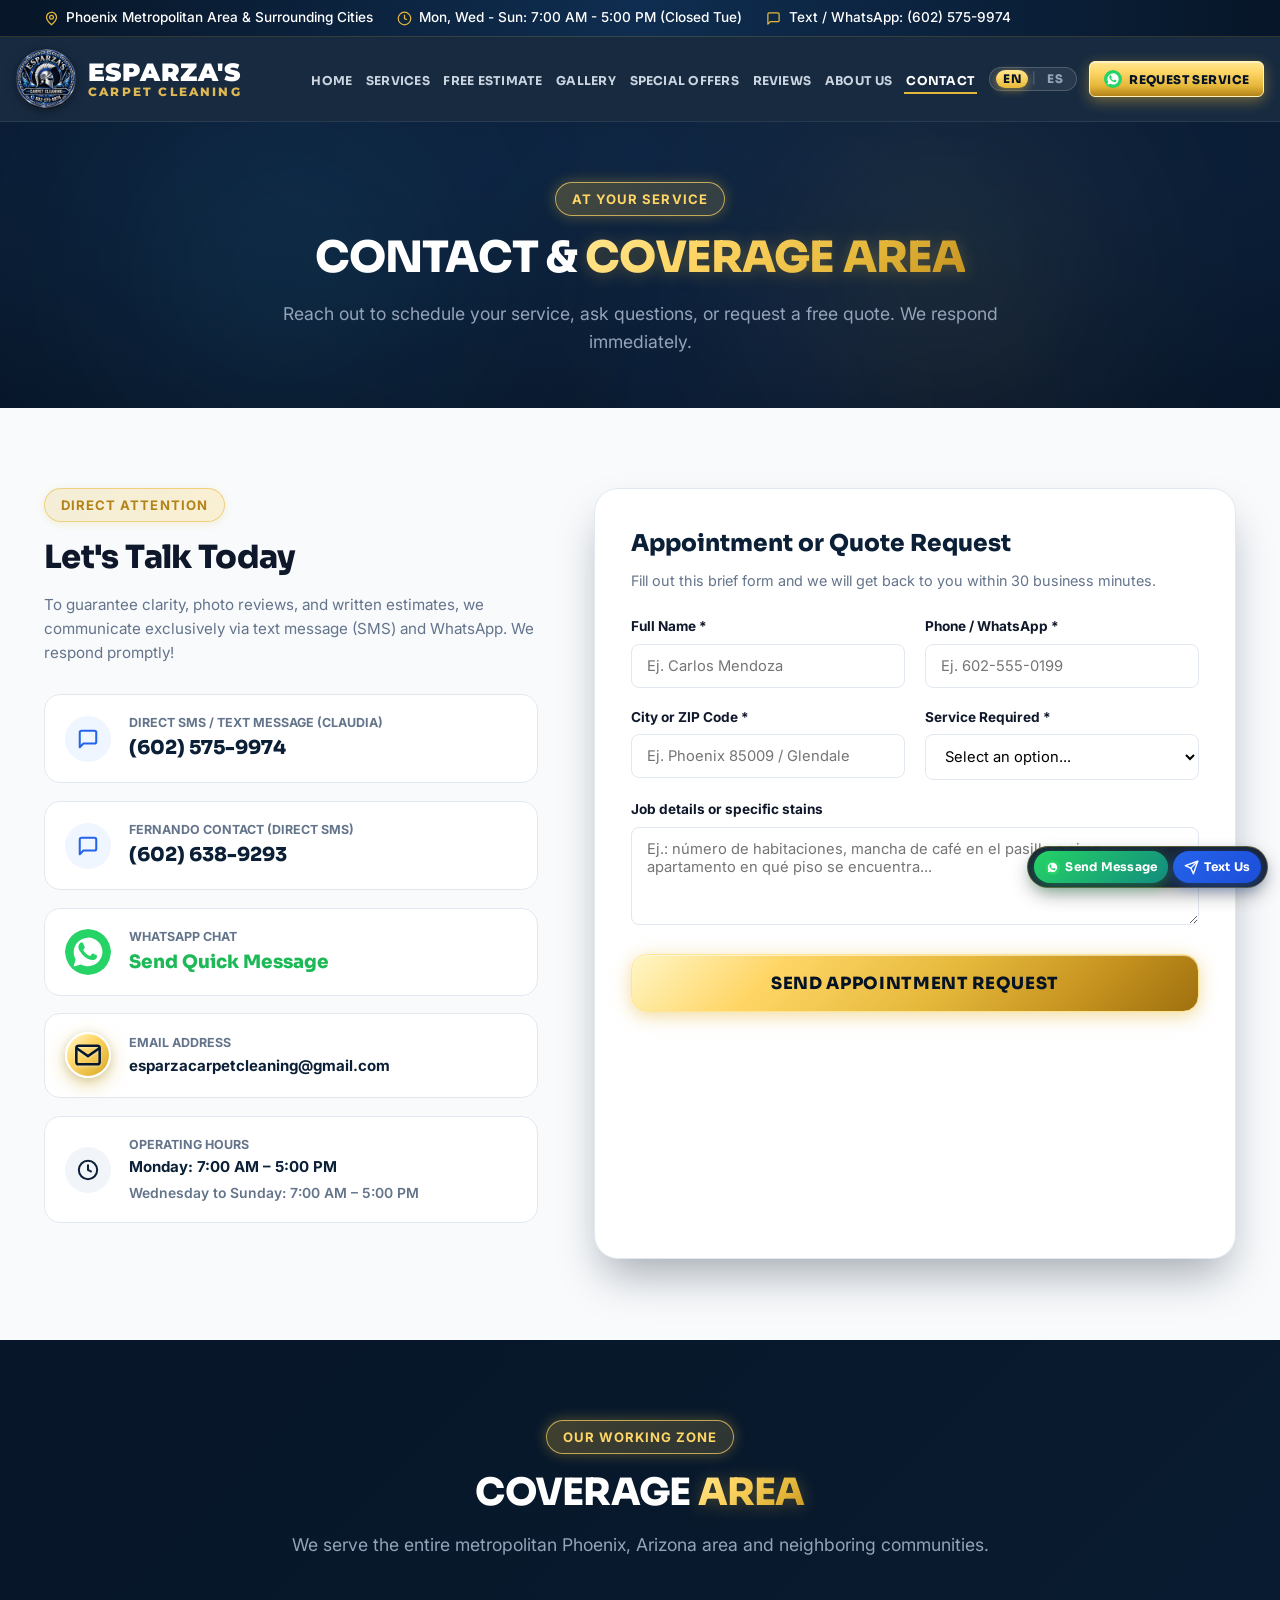
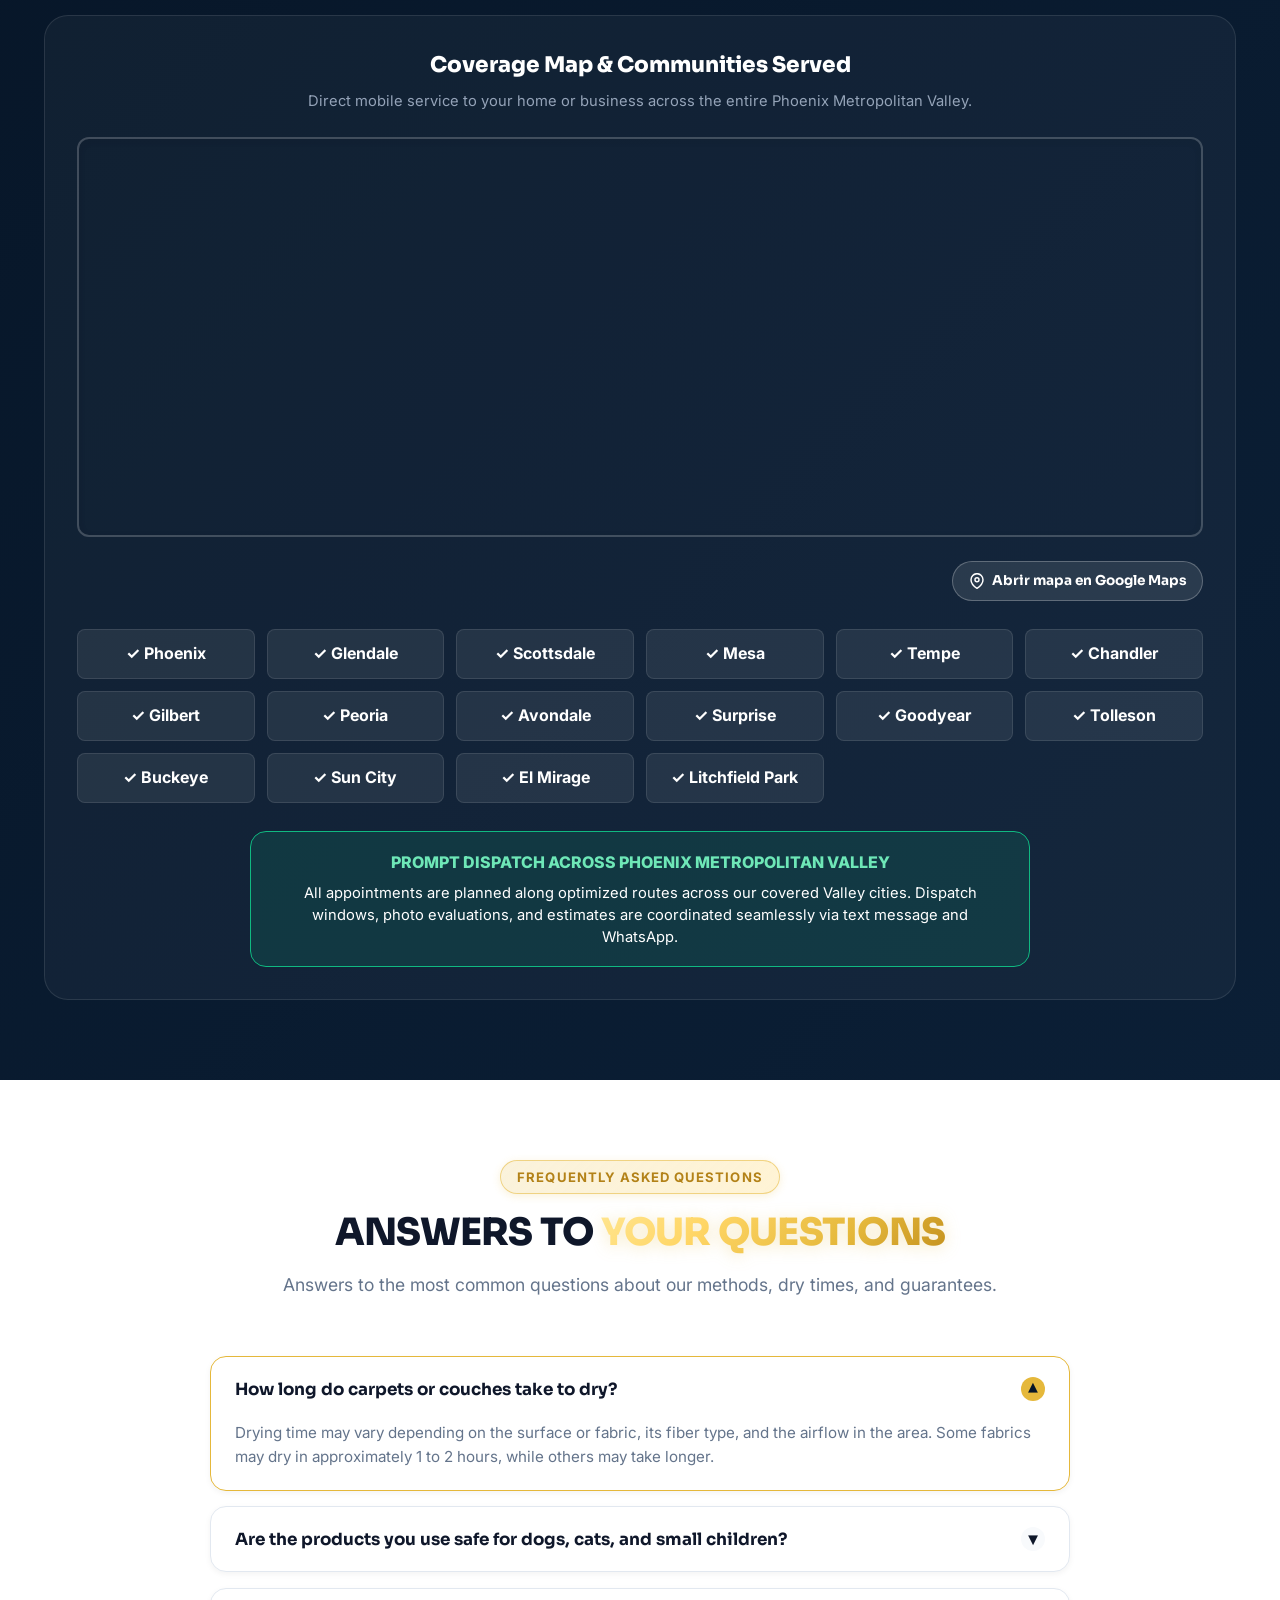
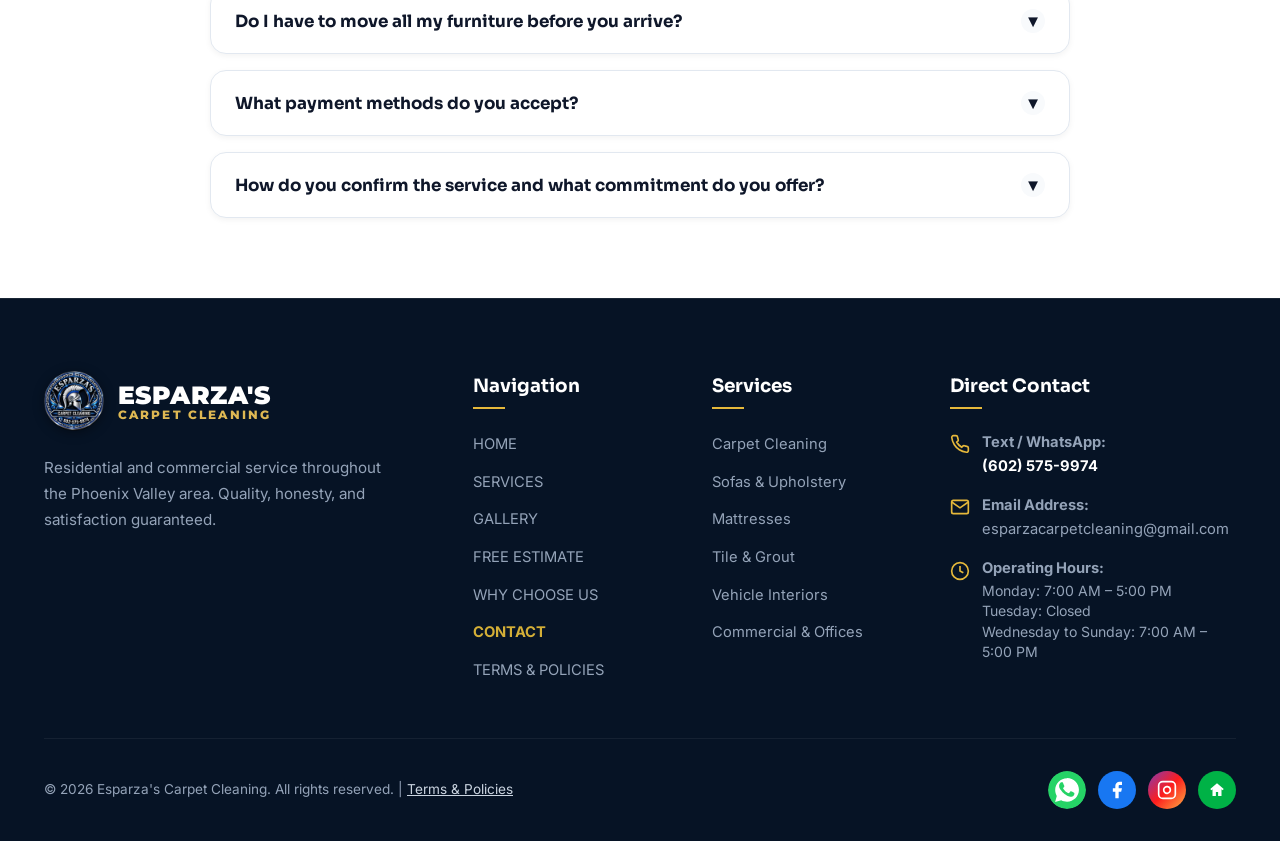
<file: contacto.html>
<!DOCTYPE html>
<html lang="es">
<head>
  <meta charset="UTF-8">
  <meta name="viewport" content="width=device-width, initial-scale=1.0">
  <title>Contacto y Área de Cobertura en Phoenix | Esparza's Carpet Cleaning</title>
  <meta name="description" content="Solicita tu cotización o información con Esparza's Carpet Cleaning en Phoenix, AZ. WhatsApp y SMS: (602) 575-9974. Atendemos Phoenix y comunidades cercanas.">
  <link rel="canonical" href="https://www.esparzascarpetcleaning.com/contacto.html">

  <!-- Open Graph / Redes Sociales & Buscadores -->
  <meta property="og:type" content="website">
  <meta property="og:url" content="https://www.esparzascarpetcleaning.com/contacto.html">
  <meta property="og:title" content="Contacto y Horarios | Esparza's Carpet Cleaning Phoenix, AZ">
  <meta property="og:description" content="Contáctanos de lunes a domingo de 7:00 AM a 5:00 PM por WhatsApp y SMS al (602) 575-9974. Cobertura en Phoenix, Tolleson, Goodyear, Buckeye y alrededores.">
  <meta property="og:image" content="https://www.esparzascarpetcleaning.com/assets/images/logo-spartan.png">
  <meta property="og:locale" content="es_US">

  <!-- Schema.org Datos Estructurados para Google (Horario 7 días) -->
  <script type="application/ld+json">
  {
    "@context": "https://schema.org",
    "@type": "HomeAndConstructionBusiness",
    "name": "Esparza's Carpet Cleaning",
    "url": "https://www.esparzascarpetcleaning.com/contacto.html",
    "telephone": "+1-602-575-9974",
    "email": "esparzacarpetcleaning@gmail.com",
    "openingHoursSpecification": [
      {
        "@type": "OpeningHoursSpecification",
        "dayOfWeek": [
          "Monday",
          "Tuesday",
          "Wednesday",
          "Thursday",
          "Friday",
          "Saturday",
          "Sunday"
        ],
        "opens": "07:00",
        "closes": "17:00"
      }
    ]
  }
  </script>
  <link rel="stylesheet" href="css/styles.css">
  <link rel="stylesheet" href="css/components.css">
  <link rel="icon" type="image/png" href="assets/images/logo-spartan.png">
</head>
<body>

  <!-- Top Notice Bar -->
  <div class="top-notice-bar">
    <div class="container">
      <div class="top-notice-info">
        <span class="top-notice-item">
          <svg width="15" height="15" viewBox="0 0 24 24" fill="none" stroke="currentColor" stroke-width="2"><path d="M12 2a8 8 0 0 0-8 8c0 5.25 8 12 8 12s8-6.75 8-12a8 8 0 0 0-8-8z"/><circle cx="12" cy="10" r="3"/></svg>
          <span data-i18n="top_area">Área Metropolitana de Phoenix y Alrededores</span>
        </span>
        <span class="top-notice-item">
          <svg width="15" height="15" viewBox="0 0 24 24" fill="none" stroke="currentColor" stroke-width="2"><circle cx="12" cy="12" r="10"/><polyline points="12 6 12 12 16 14"/></svg>
          <span data-i18n="top_hours">Disponible de lunes a domingo: 7:00 a. m. – 5:00 p. m.</span>
        </span>
        <span class="top-notice-item">
          <svg width="15" height="15" viewBox="0 0 24 24" fill="none" stroke="currentColor" stroke-width="2" stroke-linecap="round" stroke-linejoin="round"><path d="M21 15a2 2 0 0 1-2 2H7l-4 4V5a2 2 0 0 1 2-2h14a2 2 0 0 1 2 2z"/></svg>
          <span data-i18n="top_direct">Mensajes / WhatsApp: (602) 575-9974</span>
        </span>
      </div>
    </div>
  </div>

  <!-- Header -->
  <header class="site-header">
    <div class="container header-inner">
      <a href="index.html" class="brand-logo" title="Esparza's Carpet Cleaning">
        <img src="assets/images/logo-spartan.png" alt="Logo de Esparza's Carpet Cleaning" width="60" height="60" data-i18n-alt="logo_main_alt">
        <div class="logo-text-group">
          <span class="logo-main-text">ESPARZA'S</span>
          <span class="logo-sub-text">CARPET CLEANING</span>
        </div>
      </a>

      <nav class="main-nav">
        <ul class="nav-links">
          <li><a href="index.html" class="nav-link" data-i18n="nav_inicio">INICIO</a></li>
          <li><a href="servicios.html" class="nav-link" data-i18n="nav_servicios">SERVICIOS</a></li>
          <li><a href="index.html#tarifas" class="nav-link" data-i18n="nav_tarifas">COTIZACIÓN</a></li>
          <li><a href="galeria.html" class="nav-link" data-i18n="nav_galeria">GALERÍA</a></li>
          <li><a href="index.html#promociones" class="nav-link" data-i18n="nav_promociones">PROMOCIONES</a></li>
          <li><a href="index.html#comentarios" class="nav-link" data-i18n="nav_resenas">RESEÑAS</a></li>
          <li><a href="nosotros.html" class="nav-link" data-i18n="nav_nosotros">NOSOTROS</a></li>
          <li><a href="contacto.html" class="nav-link active" data-i18n="nav_contacto">CONTACTO</a></li>
        </ul>

        <!-- Language Switcher (Desktop) -->
        <div class="lang-switch-container">
          <button type="button" class="lang-btn" data-lang="en">EN</button>
          <span class="lang-separator">|</span>
          <button type="button" class="lang-btn active" data-lang="es">ES</button>
        </div>

        <a href="solicitud.html" class="btn-nav-gold">
          <svg width="20" height="20" viewBox="0 0 24 24" fill="none" style="flex-shrink: 0;"><circle cx="12" cy="12" r="12" fill="#25D366"/><path d="M12.04 4.5c-4.14 0-7.5 3.36-7.5 7.5 0 1.33.35 2.62 1.01 3.75L4.5 19.5l3.86-1.01c1.1.6 2.34.91 3.68.91 4.14 0 7.5-3.36 7.5-7.5s-3.36-7.5-7.5-7.5zm4.45 10.63c-.19.53-1.09 1.01-1.54 1.07-.39.06-.9.08-1.46-.1-.34-.11-.79-.26-1.37-.51-2.43-1.05-4-3.52-4.12-3.68-.12-.16-.99-1.32-.99-2.51 0-1.19.63-1.78.85-2.02.22-.24.48-.3.64-.3.16 0 .32 0 .46.01.15.01.35-.06.55.42.21.49.71 1.74.77 1.87.06.13.1.28.02.44-.08.16-.12.26-.24.4-.12.14-.26.31-.37.42-.12.12-.25.25-.11.49.14.24.62 1.02 1.33 1.65.91.81 1.68 1.06 1.92 1.18.24.12.38.1.52-.06.14-.16.6-.7.76-.94.16-.24.32-.2.53-.12.21.08 1.33.63 1.56.74.23.12.38.18.44.27.06.1.06.57-.13 1.1z" fill="#FFFFFF"/></svg>
          <span data-i18n="nav_cta">Solicitar cotización</span>
        </a>
      </nav>

      <button class="mobile-toggle-btn" aria-label="Menú de navegación móvil" data-i18n-aria="nav_menu_aria">
        <svg width="26" height="26" viewBox="0 0 24 24" fill="none" stroke="currentColor" stroke-width="2.5"><path d="M4 6h16M4 12h16M4 18h16"/></svg>
      </button>
    </div>
  </header>

  <!-- Mobile Drawer -->
  <div class="mobile-menu-drawer">
    <!-- Language Switcher (Mobile Drawer) -->
    <div style="display: flex; justify-content: center; margin-bottom: 1.5rem;">
      <div class="lang-switch-container">
        <button type="button" class="lang-btn" data-lang="en">EN</button>
        <span class="lang-separator">|</span>
        <button type="button" class="lang-btn active" data-lang="es">ES</button>
      </div>
    </div>

    <ul class="mobile-nav-links">
      <li><a href="index.html" class="nav-link" data-i18n="nav_inicio">INICIO</a></li>
      <li><a href="servicios.html" class="nav-link" data-i18n="nav_servicios">SERVICIOS</a></li>
      <li><a href="index.html#tarifas" class="nav-link" data-i18n="nav_tarifas">COTIZACIÓN</a></li>
      <li><a href="galeria.html" class="nav-link" data-i18n="nav_galeria">GALERÍA</a></li>
      <li><a href="index.html#promociones" class="nav-link" data-i18n="nav_promociones">PROMOCIONES</a></li>
      <li><a href="index.html#comentarios" class="nav-link" data-i18n="nav_resenas">RESEÑAS</a></li>
      <li><a href="nosotros.html" class="nav-link" data-i18n="nav_nosotros">NOSOTROS</a></li>
      <li><a href="contacto.html" class="nav-link active" data-i18n="nav_contacto">CONTACTO</a></li>
    </ul>
    <div style="margin-top: 1.5rem; display: flex; flex-direction: column; gap: 1rem;">
      <a href="solicitud.html" class="btn-nav-gold" style="width: 100%; justify-content: center;">
        <svg width="20" height="20" viewBox="0 0 24 24" fill="none" style="flex-shrink: 0;"><circle cx="12" cy="12" r="12" fill="#25D366"/><path d="M12.04 4.5c-4.14 0-7.5 3.36-7.5 7.5 0 1.33.35 2.62 1.01 3.75L4.5 19.5l3.86-1.01c1.1.6 2.34.91 3.68.91 4.14 0 7.5-3.36 7.5-7.5s-3.36-7.5-7.5-7.5zm4.45 10.63c-.19.53-1.09 1.01-1.54 1.07-.39.06-.9.08-1.46-.1-.34-.11-.79-.26-1.37-.51-2.43-1.05-4-3.52-4.12-3.68-.12-.16-.99-1.32-.99-2.51 0-1.19.63-1.78.85-2.02.22-.24.48-.3.64-.3.16 0 .32 0 .46.01.15.01.35-.06.55.42.21.49.71 1.74.77 1.87.06.13.1.28.02.44-.08.16-.12.26-.24.4-.12.14-.26.31-.37.42-.12.12-.25.25-.11.49.14.24.62 1.02 1.33 1.65.91.81 1.68 1.06 1.92 1.18.24.12.38.1.52-.06.14-.16.6-.7.76-.94.16-.24.32-.2.53-.12.21.08 1.33.63 1.56.74.23.12.38.18.44.27.06.1.06.57-.13 1.1z" fill="#FFFFFF"/></svg>
        <span data-i18n="nav_cta">Solicitar cotización</span>
      </a>
      <a href="https://wa.me/16025759974" target="_blank" rel="noopener" class="btn btn-secondary" style="width: 100%; justify-content: center;" data-i18n="nav_call">Mensajes / WhatsApp: (602) 575-9974</a>
    </div>
  </div>

  <main>
    <!-- PAGE HERO -->
    <section class="section-dark" style="position: relative; overflow: hidden; padding: 3.75rem 0 3.25rem 0; background: radial-gradient(120% 120% at 50% 10%, #0c2340 0%, #061325 100%);">
      <div class="ambient-glow-orb orb-amber" style="top: -60px; right: 10%; width: 420px; height: 420px;"></div>
      <div class="ambient-glow-orb orb-azure" style="bottom: -80px; left: 5%; width: 440px; height: 440px;"></div>
      <div class="ambient-glow-orb orb-navy" style="top: 35%; left: 45%; width: 340px; height: 340px;"></div>

      <div class="container" style="text-align: center; position: relative; z-index: 2;">
        <span class="section-badge gold reveal-on-scroll" data-i18n="con_hero_badge">A tus órdenes</span>
        <h1 class="section-title reveal-on-scroll stagger-1" style="font-size: clamp(1.9rem, 3.5vw, 2.7rem);"><span data-i18n="con_hero_title_1">CONTACTO Y</span> <span class="highlight" data-i18n="con_hero_title_2">ÁREA DE COBERTURA</span></h1>
        <p class="section-subtitle reveal-on-scroll stagger-2" style="max-width: 780px; margin: 0 auto;" data-i18n="con_hero_sub">
          Comunícate con nosotros para solicitar tu cotización, resolver dudas o acordar tu cita en Phoenix y alrededores.
        </p>
      </div>
    </section>

    <!-- CANALES DE CONTACTO Y FORMULARIO -->
    <section class="section section-light">
      <div class="container">
        <div class="contact-layout-grid">
          
          <!-- Contact Info Cards -->
          <div class="reveal-on-scroll">
            <span class="section-badge gold" data-i18n="con_badge_direct">Atención directa</span>
            <h2 class="section-title" style="font-size: 2rem; margin-bottom: 1rem;" data-i18n="con_talk_title">Envíanos un mensaje</h2>
            <p style="color: var(--color-text-muted); font-size: 0.95rem; line-height: 1.6; margin-bottom: 1.75rem;" data-i18n="con_talk_desc">
              Atendemos por mensaje de texto y WhatsApp para llevar un registro claro de tus fotos, cotización y horario acordado. Hablas directamente con nosotros.
            </p>

            <div style="display: flex; flex-direction: column; gap: 1.1rem; margin-bottom: 2.25rem;">
              <!-- Direct Text / SMS - Claudia (Principal) -->
              <a href="sms:16025759974" class="reveal-on-scroll stagger-1" style="background: #FFFFFF; border: 1px solid var(--color-border-light); border-radius: var(--radius-md); padding: 1.15rem 1.25rem; display: flex; align-items: center; gap: 1.15rem; transition: transform var(--transition-fast), box-shadow var(--transition-fast);">
                <div style="width: 46px; height: 46px; border-radius: 50%; background: #EFF6FF; color: var(--color-phone); display: flex; align-items: center; justify-content: center; flex-shrink: 0;">
                  <svg width="22" height="22" viewBox="0 0 24 24" fill="none" stroke="currentColor" stroke-width="2.2" stroke-linecap="round" stroke-linejoin="round"><path d="M21 15a2 2 0 0 1-2 2H7l-4 4V5a2 2 0 0 1 2-2h14a2 2 0 0 1 2 2z"/></svg>
                </div>
                <div>
                  <div style="font-size: 0.78rem; font-weight: 700; color: var(--color-text-muted); text-transform: uppercase;" data-i18n="con_phone_claudia_label">Mensajes SMS / Texto (Claudia)</div>
                  <div style="font-family: var(--font-heading); font-size: 1.2rem; font-weight: 800; color: var(--color-primary);">(602) 575-9974</div>
                </div>
              </a>

              <!-- Direct Text / SMS - Fernando (Contacto Secundario) -->
              <a href="sms:16026389293" class="reveal-on-scroll stagger-1" style="background: #FFFFFF; border: 1px solid var(--color-border-light); border-radius: var(--radius-md); padding: 1.15rem 1.25rem; display: flex; align-items: center; gap: 1.15rem; transition: transform var(--transition-fast), box-shadow var(--transition-fast);">
                <div style="width: 46px; height: 46px; border-radius: 50%; background: #EFF6FF; color: var(--color-phone); display: flex; align-items: center; justify-content: center; flex-shrink: 0;">
                  <svg width="22" height="22" viewBox="0 0 24 24" fill="none" stroke="currentColor" stroke-width="2.2" stroke-linecap="round" stroke-linejoin="round"><path d="M21 15a2 2 0 0 1-2 2H7l-4 4V5a2 2 0 0 1 2-2h14a2 2 0 0 1 2 2z"/></svg>
                </div>
                <div>
                  <div style="font-size: 0.78rem; font-weight: 700; color: var(--color-text-muted); text-transform: uppercase;" data-i18n="con_phone_fernando_label">Contacto Fernando</div>
                  <div style="font-family: var(--font-heading); font-size: 1.2rem; font-weight: 800; color: var(--color-primary);">(602) 638-9293</div>
                </div>
              </a>

              <!-- WhatsApp -->
              <a href="https://wa.me/16025759974?text=Hola%20Esparza's!%20Me%20gustar%C3%ADa%20solicitar%20informaci%C3%B3n%20sobre%20un%20servicio" target="_blank" rel="noopener" class="reveal-on-scroll stagger-2" style="background: #FFFFFF; border: 1px solid var(--color-border-light); border-radius: var(--radius-md); padding: 1.15rem 1.25rem; display: flex; align-items: center; gap: 1.15rem; transition: transform var(--transition-fast), box-shadow var(--transition-fast);">
                <div style="width: 46px; height: 46px; border-radius: 50%; display: flex; align-items: center; justify-content: center; flex-shrink: 0; overflow: hidden;">
                  <svg width="46" height="46" viewBox="0 0 24 24" fill="none">
                    <circle cx="12" cy="12" r="12" fill="#25D366"/>
                    <path d="M12.04 4.5c-4.14 0-7.5 3.36-7.5 7.5 0 1.33.35 2.62 1.01 3.75L4.5 19.5l3.86-1.01c1.1.6 2.34.91 3.68.91 4.14 0 7.5-3.36 7.5-7.5s-3.36-7.5-7.5-7.5zm4.45 10.63c-.19.53-1.09 1.01-1.54 1.07-.39.06-.9.08-1.46-.1-.34-.11-.79-.26-1.37-.51-2.43-1.05-4-3.52-4.12-3.68-.12-.16-.99-1.32-.99-2.51 0-1.19.63-1.78.85-2.02.22-.24.48-.3.64-.3.16 0 .32 0 .46.01.15.01.35-.06.55.42.21.49.71 1.74.77 1.87.06.13.1.28.02.44-.08.16-.12.26-.24.4-.12.14-.26.31-.37.42-.12.12-.25.25-.11.49.14.24.62 1.02 1.33 1.65.91.81 1.68 1.06 1.92 1.18.24.12.38.1.52-.06.14-.16.6-.7.76-.94.16-.24.32-.2.53-.12.21.08 1.33.63 1.56.74.23.12.38.18.44.27.06.1.06.57-.13 1.1z" fill="#FFFFFF"/>
                  </svg>
                </div>
                <div>
                  <div style="font-size: 0.78rem; font-weight: 700; color: var(--color-text-muted); text-transform: uppercase;" data-i18n="con_wa_label">Chat de WhatsApp</div>
                  <div style="font-family: var(--font-heading); font-size: 1.15rem; font-weight: 800; color: var(--color-whatsapp-hover);" data-i18n="con_wa_btn">Enviar mensaje por WhatsApp</div>
                </div>
              </a>

              <!-- Email -->
              <div class="reveal-on-scroll stagger-3" style="background: #FFFFFF; border: 1px solid var(--color-border-light); border-radius: var(--radius-md); padding: 1.15rem 1.25rem; display: flex; align-items: center; gap: 1.15rem; transition: transform var(--transition-fast);">
                <div class="gold-medallion-icon" style="width: 46px; height: 46px;">
                  <svg width="20" height="20" viewBox="0 0 24 24" fill="none" stroke="currentColor" stroke-width="2"><path d="M4 4h16c1.1 0 2 .9 2 2v12c0 1.1-.9 2-2 2H4c-1.1 0-2-.9-2-2V6c0-1.1.9-2 2-2z"/><polyline points="22,6 12,13 2,6"/></svg>
                </div>
                <div>
                  <div style="font-size: 0.78rem; font-weight: 700; color: var(--color-text-muted); text-transform: uppercase;" data-i18n="con_email_label">Correo electrónico</div>
                  <a href="mailto:esparzacarpetcleaning@gmail.com" style="font-weight: 700; color: var(--color-primary); word-break: break-all; font-size: 0.94rem;">esparzacarpetcleaning@gmail.com</a>
                </div>
              </div>

              <!-- Horarios -->
              <div class="reveal-on-scroll stagger-4" style="background: #FFFFFF; border: 1px solid var(--color-border-light); border-radius: var(--radius-md); padding: 1.15rem 1.25rem; display: flex; align-items: center; gap: 1.15rem; transition: transform var(--transition-fast);">
                <div style="width: 46px; height: 46px; border-radius: 50%; background: #F1F5F9; color: var(--color-primary); display: flex; align-items: center; justify-content: center; flex-shrink: 0;">
                  <svg width="22" height="22" viewBox="0 0 24 24" fill="none" stroke="currentColor" stroke-width="2.2"><circle cx="12" cy="12" r="10"/><polyline points="12 6 12 12 16 14"/></svg>
                </div>
                <div>
                  <div style="font-size: 0.78rem; font-weight: 700; color: var(--color-text-muted); text-transform: uppercase;" data-i18n="con_hours_label">HORARIO DE SERVICIO</div>
                  <div style="font-weight: 700; color: var(--color-primary); font-size: 0.94rem;" data-i18n="con_hours_val">Atendemos los siete días de la semana.</div>
                  <div style="font-size: 0.87rem; color: var(--color-text-muted); margin-top: 0.15rem; font-weight: 600;" data-i18n="con_hours_sun">Lunes a domingo: 7:00 a. m. – 5:00 p. m.</div>
                </div>
              </div>
            </div>
          </div>

          <!-- Contact Form Card -->
          <div class="reveal-on-scroll stagger-2" style="background: #FFFFFF; border-radius: var(--radius-lg); padding: 2.25rem; box-shadow: var(--shadow-xl); border: 1px solid var(--color-border-light); transition: transform var(--transition-normal);">
            <h3 style="font-family: var(--font-heading); font-size: 1.45rem; font-weight: 800; color: var(--color-primary); margin-bottom: 0.45rem;" data-i18n="con_form_title">
              Solicitud de servicio y cotización
            </h3>
            <p style="font-size: 0.9rem; color: var(--color-text-muted); margin-bottom: 1.5rem;" data-i18n="con_form_sub">
              Completa tus datos y te responderemos por mensaje con tu cotización y disponibilidad.
            </p>

            <form id="contact-inquiry-form" onsubmit="handleContactSubmit(event)">
              <div class="form-row-2col">
                <div>
                  <label style="display: block; font-size: 0.85rem; font-weight: 700; margin-bottom: 0.35rem;" data-i18n="con_lbl_name">Nombre completo *</label>
                  <input type="text" required placeholder="Ej. Carlos Mendoza" style="width: 100%; padding: 0.75rem 0.95rem; border: 1px solid var(--color-border-light); border-radius: var(--radius-sm); font-size: 0.92rem;">
                </div>
                <div>
                  <label style="display: block; font-size: 0.85rem; font-weight: 700; margin-bottom: 0.35rem;" data-i18n="con_lbl_phone">Teléfono / WhatsApp *</label>
                  <input type="tel" required placeholder="Ej. 602-555-0199" style="width: 100%; padding: 0.75rem 0.95rem; border: 1px solid var(--color-border-light); border-radius: var(--radius-sm); font-size: 0.92rem;">
                </div>
              </div>

              <div class="form-row-2col">
                <div>
                  <label style="display: block; font-size: 0.85rem; font-weight: 700; margin-bottom: 0.35rem;" data-i18n="con_lbl_city">Ciudad y código postal *</label>
                  <input type="text" required placeholder="Ej. Phoenix 85009 / Glendale" style="width: 100%; padding: 0.75rem 0.95rem; border: 1px solid var(--color-border-light); border-radius: var(--radius-sm); font-size: 0.92rem;">
                </div>
                <div>
                  <label style="display: block; font-size: 0.85rem; font-weight: 700; margin-bottom: 0.35rem;" data-i18n="con_lbl_service">Servicio solicitado *</label>
                  <select required style="width: 100%; padding: 0.75rem 0.95rem; border: 1px solid var(--color-border-light); border-radius: var(--radius-sm); font-size: 0.92rem; background: #FFF;">
                    <option value="" data-i18n="con_opt_select">Selecciona una opción...</option>
                    <option value="alfombras" data-i18n="con_opt_carpet">Limpieza de alfombras</option>
                    <option value="sofas" data-i18n="con_opt_sofa">Muebles, salas y tapicería</option>
                    <option value="colchones" data-i18n="con_opt_mattress">Limpieza de colchones</option>
                    <option value="pisos" data-i18n="con_opt_tile">Pisos de cerámica y boquillas</option>
                    <option value="sillas" data-i18n="con_opt_chairs">Sillas de comedor</option>
                    <option value="vehiculos" data-i18n="con_opt_car">Interior de vehículos</option>
                    <option value="comercial" data-i18n="con_opt_comm">Comercial / Airbnb / Mudanza</option>
                    <option value="combo" data-i18n="con_opt_combo">Varios servicios</option>
                  </select>
                </div>
              </div>

              <div style="margin-bottom: 1.35rem;">
                <label style="display: block; font-size: 0.85rem; font-weight: 700; margin-bottom: 0.35rem;" data-i18n="con_lbl_details">Detalles del servicio (incluye piso y estacionamiento si es apartamento)</label>
                <textarea rows="4" placeholder="Ej.: número de habitaciones, mancha de café en el pasillo o si es apartamento en qué piso se encuentra..." style="width: 100%; padding: 0.75rem 0.95rem; border: 1px solid var(--color-border-light); border-radius: var(--radius-sm); font-size: 0.92rem; resize: vertical;"></textarea>
              </div>

              <button type="submit" class="btn btn-primary btn-lg" style="width: 100%;">
                <span data-i18n="con_btn_submit">Solicitar cotización</span>
              </button>

              <div id="contact-success-msg" style="display: none; margin-top: 1rem; padding: 1rem; background: #DCFCE7; border: 1px solid #86EFAC; color: #166534; border-radius: var(--radius-sm); font-size: 0.9rem; text-align: center; font-weight: 600;" data-i18n="con_success_msg">
                ¡Gracias! Recibimos tus datos. Si deseas enviar fotos y especificar cantidades paso a paso, también puedes usar nuestro formulario directo de WhatsApp.
              </div>
            </form>
          </div>

        </div>
      </div>
    </section>

    <!-- COBERTURA EN EL VALLE DE PHOENIX -->
    <section class="section section-dark" style="background: linear-gradient(135deg, #071628 0%, #0B1F36 100%);">
      <div class="container">
        <div class="section-header reveal-on-scroll">
          <span class="section-badge gold" data-i18n="con_cov_badge">Zona de servicio</span>
          <h2 class="section-title"><span data-i18n="con_cov_title_1">ÁREA DE</span> <span class="highlight" data-i18n="con_cov_title_2">COBERTURA</span></h2>
          <p class="section-subtitle" data-i18n="con_cov_sub">
            Atendemos Phoenix, Arizona y comunidades cercanas del área metropolitana.
          </p>
        </div>

        <div class="reveal-on-scroll stagger-1" style="background: rgba(255, 255, 255, 0.04); border: 1px solid rgba(255, 255, 255, 0.1); border-radius: var(--radius-lg); padding: 2rem;">
          <h3 style="font-family: var(--font-heading); font-size: 1.35rem; font-weight: 800; color: #FFFFFF; margin-bottom: 0.45rem; text-align: center;">
            <span data-i18n="con_cov_map_title">Mapa de cobertura y comunidades atendidas</span>
          </h3>
          <p style="color: #94A3B8; text-align: center; font-size: 0.92rem; margin-bottom: 1.25rem;">
            <span data-i18n="con_cov_map_desc">Servicio móvil a domicilio para hogares y negocios en el Valle de Phoenix.</span>
          </p>

          <!-- Interactive Google Maps Iframe Embed -->
          <div class="map-iframe-container" style="border-color: rgba(255,255,255,0.2);">
            <iframe 
              src="https://www.google.com/maps/embed?pb=!1m18!1m12!1m3!1d425345.5085816913!2d-112.35560942698947!3d33.47545938531126!2m3!1f0!2f0!3f0!3m2!1i1024!2i768!4f13.1!3m3!1m2!1s0x872b12ed50a179cb%3A0x8c69c7f841e15265!2sPhoenix%2C%20AZ!5e0!3m2!1ses!2sus!4v1700000000000!5m2!1ses!2sus" 
              title="Área de cobertura de Esparza's Carpet Cleaning en Phoenix AZ" 
              loading="lazy" 
              referrerpolicy="no-referrer-when-downgrade">
            </iframe>
          </div>

          <div style="margin-top: 0.85rem; text-align: right;">
            <a href="https://www.google.com/maps/place/Phoenix,+AZ" target="_blank" rel="noopener" style="display: inline-flex; align-items: center; gap: 0.45rem; font-family: var(--font-heading); font-size: 0.85rem; font-weight: 700; color: #FFFFFF; background: rgba(255,255,255,0.1); border: 1px solid rgba(255,255,255,0.25); padding: 0.5rem 0.95rem; border-radius: var(--radius-full); text-decoration: none;">
              <svg width="16" height="16" viewBox="0 0 24 24" fill="none" stroke="currentColor" stroke-width="2.2"><path d="M21 10c0 7-9 13-9 13s-9-6-9-13a9 9 0 0 1 18 0z"/><circle cx="12" cy="10" r="3"/></svg>
              <span data-i18n="cov_open_maps">Abrir mapa en Google Maps</span>
            </a>
          </div>

          <div style="display: grid; grid-template-columns: repeat(auto-fit, minmax(170px, 1fr)); gap: 0.75rem; margin: 1.75rem 0;">
            <div style="background: rgba(255, 255, 255, 0.08); padding: 0.7rem 0.9rem; border-radius: var(--radius-sm); text-align: center; font-weight: 700; color: #FFFFFF; border: 1px solid rgba(255,255,255,0.1);">✓ Phoenix</div>
            <div style="background: rgba(255, 255, 255, 0.08); padding: 0.7rem 0.9rem; border-radius: var(--radius-sm); text-align: center; font-weight: 700; color: #FFFFFF; border: 1px solid rgba(255,255,255,0.1);">✓ Glendale</div>
            <div style="background: rgba(255, 255, 255, 0.08); padding: 0.7rem 0.9rem; border-radius: var(--radius-sm); text-align: center; font-weight: 700; color: #FFFFFF; border: 1px solid rgba(255,255,255,0.1);">✓ Scottsdale</div>
            <div style="background: rgba(255, 255, 255, 0.08); padding: 0.7rem 0.9rem; border-radius: var(--radius-sm); text-align: center; font-weight: 700; color: #FFFFFF; border: 1px solid rgba(255,255,255,0.1);">✓ Mesa</div>
            <div style="background: rgba(255, 255, 255, 0.08); padding: 0.7rem 0.9rem; border-radius: var(--radius-sm); text-align: center; font-weight: 700; color: #FFFFFF; border: 1px solid rgba(255,255,255,0.1);">✓ Tempe</div>
            <div style="background: rgba(255, 255, 255, 0.08); padding: 0.7rem 0.9rem; border-radius: var(--radius-sm); text-align: center; font-weight: 700; color: #FFFFFF; border: 1px solid rgba(255,255,255,0.1);">✓ Chandler</div>
            <div style="background: rgba(255, 255, 255, 0.08); padding: 0.7rem 0.9rem; border-radius: var(--radius-sm); text-align: center; font-weight: 700; color: #FFFFFF; border: 1px solid rgba(255,255,255,0.1);">✓ Gilbert</div>
            <div style="background: rgba(255, 255, 255, 0.08); padding: 0.7rem 0.9rem; border-radius: var(--radius-sm); text-align: center; font-weight: 700; color: #FFFFFF; border: 1px solid rgba(255,255,255,0.1);">✓ Peoria</div>
            <div style="background: rgba(255, 255, 255, 0.08); padding: 0.7rem 0.9rem; border-radius: var(--radius-sm); text-align: center; font-weight: 700; color: #FFFFFF; border: 1px solid rgba(255,255,255,0.1);">✓ Avondale</div>
            <div style="background: rgba(255, 255, 255, 0.08); padding: 0.7rem 0.9rem; border-radius: var(--radius-sm); text-align: center; font-weight: 700; color: #FFFFFF; border: 1px solid rgba(255,255,255,0.1);">✓ Surprise</div>
            <div style="background: rgba(255, 255, 255, 0.08); padding: 0.7rem 0.9rem; border-radius: var(--radius-sm); text-align: center; font-weight: 700; color: #FFFFFF; border: 1px solid rgba(255,255,255,0.1);">✓ Goodyear</div>
            <div style="background: rgba(255, 255, 255, 0.08); padding: 0.7rem 0.9rem; border-radius: var(--radius-sm); text-align: center; font-weight: 700; color: #FFFFFF; border: 1px solid rgba(255,255,255,0.1);">✓ Tolleson</div>
            <div style="background: rgba(255, 255, 255, 0.08); padding: 0.7rem 0.9rem; border-radius: var(--radius-sm); text-align: center; font-weight: 700; color: #FFFFFF; border: 1px solid rgba(255,255,255,0.1);">✓ Buckeye</div>
            <div style="background: rgba(255, 255, 255, 0.08); padding: 0.7rem 0.9rem; border-radius: var(--radius-sm); text-align: center; font-weight: 700; color: #FFFFFF; border: 1px solid rgba(255,255,255,0.1);">✓ Sun City</div>
            <div style="background: rgba(255, 255, 255, 0.08); padding: 0.7rem 0.9rem; border-radius: var(--radius-sm); text-align: center; font-weight: 700; color: #FFFFFF; border: 1px solid rgba(255,255,255,0.1);">✓ El Mirage</div>
            <div style="background: rgba(255, 255, 255, 0.08); padding: 0.7rem 0.9rem; border-radius: var(--radius-sm); text-align: center; font-weight: 700; color: #FFFFFF; border: 1px solid rgba(255,255,255,0.1);">✓ Litchfield Park</div>
          </div>

          <!-- Aviso de cobertura -->
          <div class="reveal-on-scroll stagger-2" style="background: rgba(16, 185, 129, 0.14); border: 1.5px solid #10B981; border-radius: var(--radius-md); padding: 1.15rem 1.5rem; text-align: center; max-width: 780px; margin: 0 auto;">
            <span style="display: inline-flex; align-items: center; gap: 0.5rem; color: #6EE7B7; font-weight: 800; font-size: 1rem;" data-i18n="cov_positive_title">
              Atendemos Phoenix y comunidades cercanas.
            </span>
            <p style="color: #FFFFFF; font-size: 0.92rem; margin: 0.35rem 0 0 0; line-height: 1.5;" data-i18n="cov_positive_desc">
              La disponibilidad y cualquier cargo de traslado se confirman según el código postal y el servicio solicitado.
            </p>
          </div>
        </div>
      </div>
    </section>

    <!-- PREGUNTAS FRECUENTES (FAQ INTERACTIVO) -->
    <section class="section section-white">
      <div class="container">
        <div class="section-header reveal-on-scroll">
          <span class="section-badge gold" data-i18n="con_faq_badge">Preguntas frecuentes</span>
          <h2 class="section-title"><span data-i18n="con_faq_title_1">RESPUESTAS A</span> <span class="highlight" data-i18n="con_faq_title_2">TUS DUDAS</span></h2>
          <p class="section-subtitle" data-i18n="con_faq_sub">Información clara sobre nuestros métodos de trabajo, tiempos de secado y servicio.</p>
        </div>

        <div class="faq-accordion">
          <!-- FAQ 1 -->
          <div class="faq-item active reveal-on-scroll stagger-1">
            <button class="faq-question">
              <span data-i18n="con_faq1_q">¿Cuánto tiempo tardan en secarse las alfombras o muebles?</span>
              <span class="faq-icon">&#9660;</span>
            </button>
            <div class="faq-answer" data-i18n="con_faq1_a">
              El tiempo de secado puede variar según la superficie o tela, el tipo de fibra y la ventilación del área. Algunas telas pueden secar en aproximadamente 1 a 2 horas y otras pueden requerir más tiempo.
            </div>
          </div>

          <!-- FAQ 2 -->
          <div class="faq-item reveal-on-scroll stagger-2">
            <button class="faq-question">
              <span data-i18n="con_faq2_q">¿Qué método y productos utilizan para la limpieza?</span>
              <span class="faq-icon">&#9660;</span>
            </button>
            <div class="faq-answer" data-i18n="con_faq2_a">
              Realizamos limpieza por inyección y extracción con agua caliente y productos seleccionados según el tipo de material y las necesidades de cada área, cuidando las fibras de tus alfombras y muebles.
            </div>
          </div>

          <!-- FAQ 3 -->
          <div class="faq-item reveal-on-scroll stagger-3">
            <button class="faq-question">
              <span data-i18n="con_faq3_q">¿Debo mover todos mis muebles antes de que lleguen?</span>
              <span class="faq-icon">&#9660;</span>
            </button>
            <div class="faq-answer" data-i18n="con_faq3_a">
              Te pedimos despejar las áreas de objetos pequeños, juguetes, cables y artículos frágiles. Muebles muy pesados como camas King, roperos o centros de entretenimiento permanecen en su lugar y limpiamos cuidadosamente alrededor.
            </div>
          </div>

          <!-- FAQ 4 -->
          <div class="faq-item reveal-on-scroll stagger-4">
            <button class="faq-question">
              <span data-i18n="con_faq4_q">¿Qué métodos de pago aceptan?</span>
              <span class="faq-icon">&#9660;</span>
            </button>
            <div class="faq-answer" data-i18n="con_faq4_a">
              Aceptamos pago en efectivo (Cash) y transferencias por Zelle al concluir el servicio.
            </div>
          </div>

          <!-- FAQ 5 -->
          <div class="faq-item reveal-on-scroll stagger-5">
            <button class="faq-question">
              <span data-i18n="con_faq5_q">¿Cómo confirman el servicio y qué compromiso ofrecen?</span>
              <span class="faq-icon">&#9660;</span>
            </button>
            <div class="faq-answer" data-i18n="con_faq5_a">
              Nuestro compromiso es ofrecerte atención personal y precios claros. Antes de comenzar, evaluamos los materiales y manchas, confirmamos contigo el servicio solicitado y su precio, y te explicamos lo que se puede lograr según el tipo de fibra. Si tienes preguntas o inquietudes, puedes comunicarte directamente con Claudia por mensaje o WhatsApp al (602) 575-9974.
            </div>
          </div>
        </div>
      </div>
    </section>
  </main>

  <!-- FOOTER -->
  <footer class="site-footer">
    <div class="container">
      <div class="footer-grid">
        <div class="footer-brand">
          <a href="index.html" class="brand-logo" style="display: inline-flex; align-items: center; gap: 0.85rem; text-decoration: none;">
            <img src="assets/images/logo-spartan.png" alt="Logo de Esparza's" width="48" height="48" style="width: 48px; height: 48px; object-fit: contain; filter: drop-shadow(0 2px 6px rgba(0,0,0,0.4));" data-i18n-alt="logo_footer_alt">
            <div class="logo-text-group" style="display: flex; flex-direction: column;">
              <span class="logo-main-text" style="font-family: 'Montserrat', var(--font-heading); font-size: 1.4rem; font-weight: 900; color: #FFFFFF; line-height: 1.05; text-transform: uppercase;">ESPARZA'S</span>
              <span class="logo-sub-text" style="font-size: 0.72rem; font-weight: 800; color: #DEB853; text-transform: uppercase; letter-spacing: 0.18em;">CARPET CLEANING</span>
            </div>
          </a>
          <p data-i18n="footer_brand_desc">
            Conoce ejemplos de trabajos realizados por Esparza’s Carpet Cleaning en Arizona.
          </p>
        </div>

        <div>
          <h4 class="footer-col-title" data-i18n="footer_nav_title">Navegación</h4>
          <ul class="footer-nav-list">
            <li><a href="index.html" data-i18n="nav_home">Inicio</a></li>
            <li><a href="servicios.html" data-i18n="nav_services">Nuestros Servicios</a></li>
            <li><a href="galeria.html" data-i18n="nav_gallery">Galería Antes y Después</a></li>
            <li><a href="solicitud.html" data-i18n="nav_quote">Solicitar Servicio</a></li>
            <li><a href="nosotros.html" data-i18n="nav_why">¿Por Qué Elegirnos?</a></li>
            <li><a href="contacto.html" style="color: #D4AF37; font-weight: 700;" data-i18n="nav_contact">Contacto y Cobertura</a></li>
            <li><a href="terminos.html" data-i18n="nav_terms">Términos y Condiciones</a></li>
          </ul>
        </div>

        <div>
          <h4 class="footer-col-title" data-i18n="footer_services_title">Servicios</h4>
          <ul class="footer-nav-list">
            <li><a href="servicios.html#alfombras" data-i18n="footer_srv_carpet">Limpieza de Alfombras</a></li>
            <li><a href="servicios.html#sofas" data-i18n="footer_srv_sofas">Muebles y Salas</a></li>
            <li><a href="servicios.html#colchones" data-i18n="footer_srv_mattress">Colchones</a></li>
            <li><a href="servicios.html#pisos" data-i18n="footer_srv_tile">Pisos y Boquillas (Tile)</a></li>
            <li><a href="servicios.html#vehiculos" data-i18n="footer_srv_cars">Interiores de Autos</a></li>
            <li><a href="servicios.html#comercial" data-i18n="footer_srv_comm">Comercial y Airbnb</a></li>
          </ul>
        </div>

        <div>
          <h4 class="footer-col-title" data-i18n="footer_contact_title">Contacto</h4>
          <ul class="footer-contact-list">
            <li class="footer-contact-item">
              <svg width="20" height="20" viewBox="0 0 24 24" fill="none" stroke="currentColor" stroke-width="2"><path d="M22 16.92v3a2 2 0 0 1-2.18 2 19.79 19.79 0 0 1-8.63-3.07 19.5 19.5 0 0 1-6-6 19.79 19.79 0 0 1-3.07-8.67A2 2 0 0 1 4.11 2h3a2 2 0 0 1 2 1.72 12.84 12.84 0 0 0 .7 2.81 2 2 0 0 1-.45 2.11L8.09 9.91a16 16 0 0 0 6 6l1.27-1.27a2 2 0 0 1 2.11-.45 12.84 12.84 0 0 0 2.81.7A2 2 0 0 1 22 16.92z"/></svg>
              <div>
                <strong data-i18n="footer_lbl_phone">Mensajes / WhatsApp:</strong><br>
                <a href="https://wa.me/16025759974" target="_blank" rel="noopener" style="color:#FFFFFF; font-weight:700;">(602) 575-9974</a>
              </div>
            </li>
            <li class="footer-contact-item">
              <svg width="20" height="20" viewBox="0 0 24 24" fill="none" stroke="currentColor" stroke-width="2"><path d="M4 4h16c1.1 0 2 .9 2 2v12c0 1.1-.9 2-2 2H4c-1.1 0-2-.9-2-2V6c0-1.1.9-2 2-2z"/><polyline points="22,6 12,13 2,6"/></svg>
              <div>
                <strong data-i18n="footer_lbl_email">Correo:</strong><br>
                <a href="mailto:esparzacarpetcleaning@gmail.com">esparzacarpetcleaning@gmail.com</a>
              </div>
            </li>
            <li class="footer-contact-item">
              <svg width="20" height="20" viewBox="0 0 24 24" fill="none" stroke="currentColor" stroke-width="2"><circle cx="12" cy="12" r="10"/><polyline points="12 6 12 12 16 14"/></svg>
              <div>
                <strong data-i18n="footer_lbl_hours">HORARIO DE SERVICIO:</strong><br>
                <div data-i18n="footer_hours_val" style="line-height:1.45; font-size:0.88rem;">
                  Disponible de lunes a domingo.<br>
                  Lunes a domingo: 7:00 a. m. – 5:00 p. m.
                </div>
              </div>
            </li>
          </ul>
        </div>
      </div>

      <div class="footer-bottom">
        <div>
          &copy; <span class="current-year">2026</span> Esparza's Carpet Cleaning. <span data-i18n="footer_rights">Todos los derechos reservados.</span> | <a href="terminos.html" style="color: #CBD5E1; text-decoration: underline;" data-i18n="footer_terms">Términos y Condiciones</a>
        </div>
        <div class="footer-social-links" style="display: flex; gap: 0.75rem; align-items: center;">
          <a href="https://wa.me/16025759974" target="_blank" rel="noopener" class="social-icon-btn" title="WhatsApp Directo" style="display:inline-flex;align-items:center;justify-content:center;width:38px;height:38px;border-radius:50%;overflow:hidden;">
            <svg width="38" height="38" viewBox="0 0 24 24" fill="none">
              <circle cx="12" cy="12" r="12" fill="#25D366"/>
              <path d="M12.04 4.5c-4.14 0-7.5 3.36-7.5 7.5 0 1.33.35 2.62 1.01 3.75L4.5 19.5l3.86-1.01c1.1.6 2.34.91 3.68.91 4.14 0 7.5-3.36 7.5-7.5s-3.36-7.5-7.5-7.5zm4.45 10.63c-.19.53-1.09 1.01-1.54 1.07-.39.06-.9.08-1.46-.1-.34-.11-.79-.26-1.37-.51-2.43-1.05-4-3.52-4.12-3.68-.12-.16-.99-1.32-.99-2.51 0-1.19.63-1.78.85-2.02.22-.24.48-.3.64-.3.16 0 .32 0 .46.01.15.01.35-.06.55.42.21.49.71 1.74.77 1.87.06.13.1.28.02.44-.08.16-.12.26-.24.4-.12.14-.26.31-.37.42-.12.12-.25.25-.11.49.14.24.62 1.02 1.33 1.65.91.81 1.68 1.06 1.92 1.18.24.12.38.1.52-.06.14-.16.6-.7.76-.94.16-.24.32-.2.53-.12.21.08 1.33.63 1.56.74.23.12.38.18.44.27.06.1.06.57-.13 1.1z" fill="#FFFFFF"/>
            </svg>
          </a>
          <a href="https://www.facebook.com/profile.php?id=100064240503033" target="_blank" rel="noopener" class="social-icon-btn" title="Facebook Oficial" style="display:inline-flex;align-items:center;justify-content:center;width:38px;height:38px;border-radius:50%;background:#1877F2;color:#FFF;">
            <svg width="20" height="20" viewBox="0 0 24 24" fill="currentColor"><path d="M18 2h-3a5 5 0 0 0-5 5v3H7v4h3v8h4v-8h3l1-4h-4V7a1 1 0 0 1 1-1h3z"/></svg>
          </a>
          <a href="https://www.instagram.com/esparzascarpetcleaning/" target="_blank" rel="noopener" class="social-icon-btn" title="Instagram Oficial" style="display:inline-flex;align-items:center;justify-content:center;width:38px;height:38px;border-radius:50%;background:linear-gradient(135deg, #833ab4, #fd1d1d, #fcb045);color:#FFF;">
            <svg width="20" height="20" viewBox="0 0 24 24" fill="none" stroke="currentColor" stroke-width="2"><rect x="2" y="2" width="20" height="20" rx="5"/><path d="M16 11.37A4 4 0 1 1 12.63 8 4 4 0 0 1 16 11.37z"/><line x1="17.5" y1="6.5" x2="17.51" y2="6.5"/></svg>
          </a>
          <a href="https://nextdoor.com/p/mX83Z37mKYBD?utm_source=share&extras=Nzg4Njc4OTg%3D&utm_campaign=1791676445756&share_action_id=611f7eae-e75b-40b3-85cc-25ce50546664" target="_blank" rel="noopener" class="social-icon-btn" title="Nextdoor Phoenix" style="display:inline-flex;align-items:center;justify-content:center;width:38px;height:38px;border-radius:50%;background:#00B246;color:#FFF;">
            <svg width="18" height="18" viewBox="0 0 24 24" fill="currentColor" aria-hidden="true"><path d="M12 3l9 7.5-1.5 1.8L18 11v9h-4.5v-5.5h-3V20H6v-9l-1.5 1.3L3 10.5 12 3z"/></svg>
          </a>
        </div>
      </div>
    </div>
  </footer>

  <!-- FLOATING STICKY CTA DOCK (WhatsApp & Direct SMS) -->
  <div class="floating-actions-dock">
    <a href="https://wa.me/16025759974?text=Hola%20Esparza's!%20Me%20gustar%C3%ADa%20solicitar%20una%20cotizaci%C3%B3n" target="_blank" rel="noopener" class="dock-btn dock-btn-schedule" title="WhatsApp">
      <svg class="dock-btn-icon" viewBox="0 0 24 24" fill="none">
        <circle cx="12" cy="12" r="12" fill="#25D366"/>
        <path d="M12.04 4.5c-4.14 0-7.5 3.36-7.5 7.5 0 1.33.35 2.62 1.01 3.75L4.5 19.5l3.86-1.01c1.1.6 2.34.91 3.68.91 4.14 0 7.5-3.36 7.5-7.5s-3.36-7.5-7.5-7.5zm4.45 10.63c-.19.53-1.09 1.01-1.54 1.07-.39.06-.9.08-1.46-.1-.34-.11-.79-.26-1.37-.51-2.43-1.05-4-3.52-4.12-3.68-.12-.16-.99-1.32-.99-2.51 0-1.19.63-1.78.85-2.02.22-.24.48-.3.64-.3.16 0 .32 0 .46.01.15.01.35-.06.55.42.21.49.71 1.74.77 1.87.06.13.1.28.02.44-.08.16-.12.26-.24.4-.12.14-.26.31-.37.42-.12.12-.25.25-.11.49.14.24.62 1.02 1.33 1.65.91.81 1.68 1.06 1.92 1.18.24.12.38.1.52-.06.14-.16.6-.7.76-.94.16-.24.32-.2.53-.12.21.08 1.33.63 1.56.74.23.12.38.18.44.27.06.1.06.57-.13 1.1z" fill="#FFFFFF"/>
      </svg>
      <span class="dock-btn-label" data-i18n="dock_schedule">Solicitar cotización</span>
    </a>
    <a href="sms:16025759974" class="dock-btn dock-btn-call" title="Enviar SMS">
      <svg class="dock-btn-icon" viewBox="0 0 24 24" fill="none" stroke="currentColor" stroke-width="2.2" stroke-linecap="round" stroke-linejoin="round">
        <line x1="22" y1="2" x2="11" y2="13"></line>
        <polygon points="22 2 15 22 11 13 2 9 22 2"></polygon>
      </svg>
      <span class="dock-btn-label" data-i18n="dock_call">Enviar SMS</span>
    </a>
  </div>

  <script src="js/i18n.js"></script>
  <script src="js/main.js"></script>
  <script>
    function handleContactSubmit(e) {
      e.preventDefault();
      document.getElementById('contact-success-msg').style.display = 'block';
      e.target.reset();
    }
  </script>
</body>
</html>
</file>
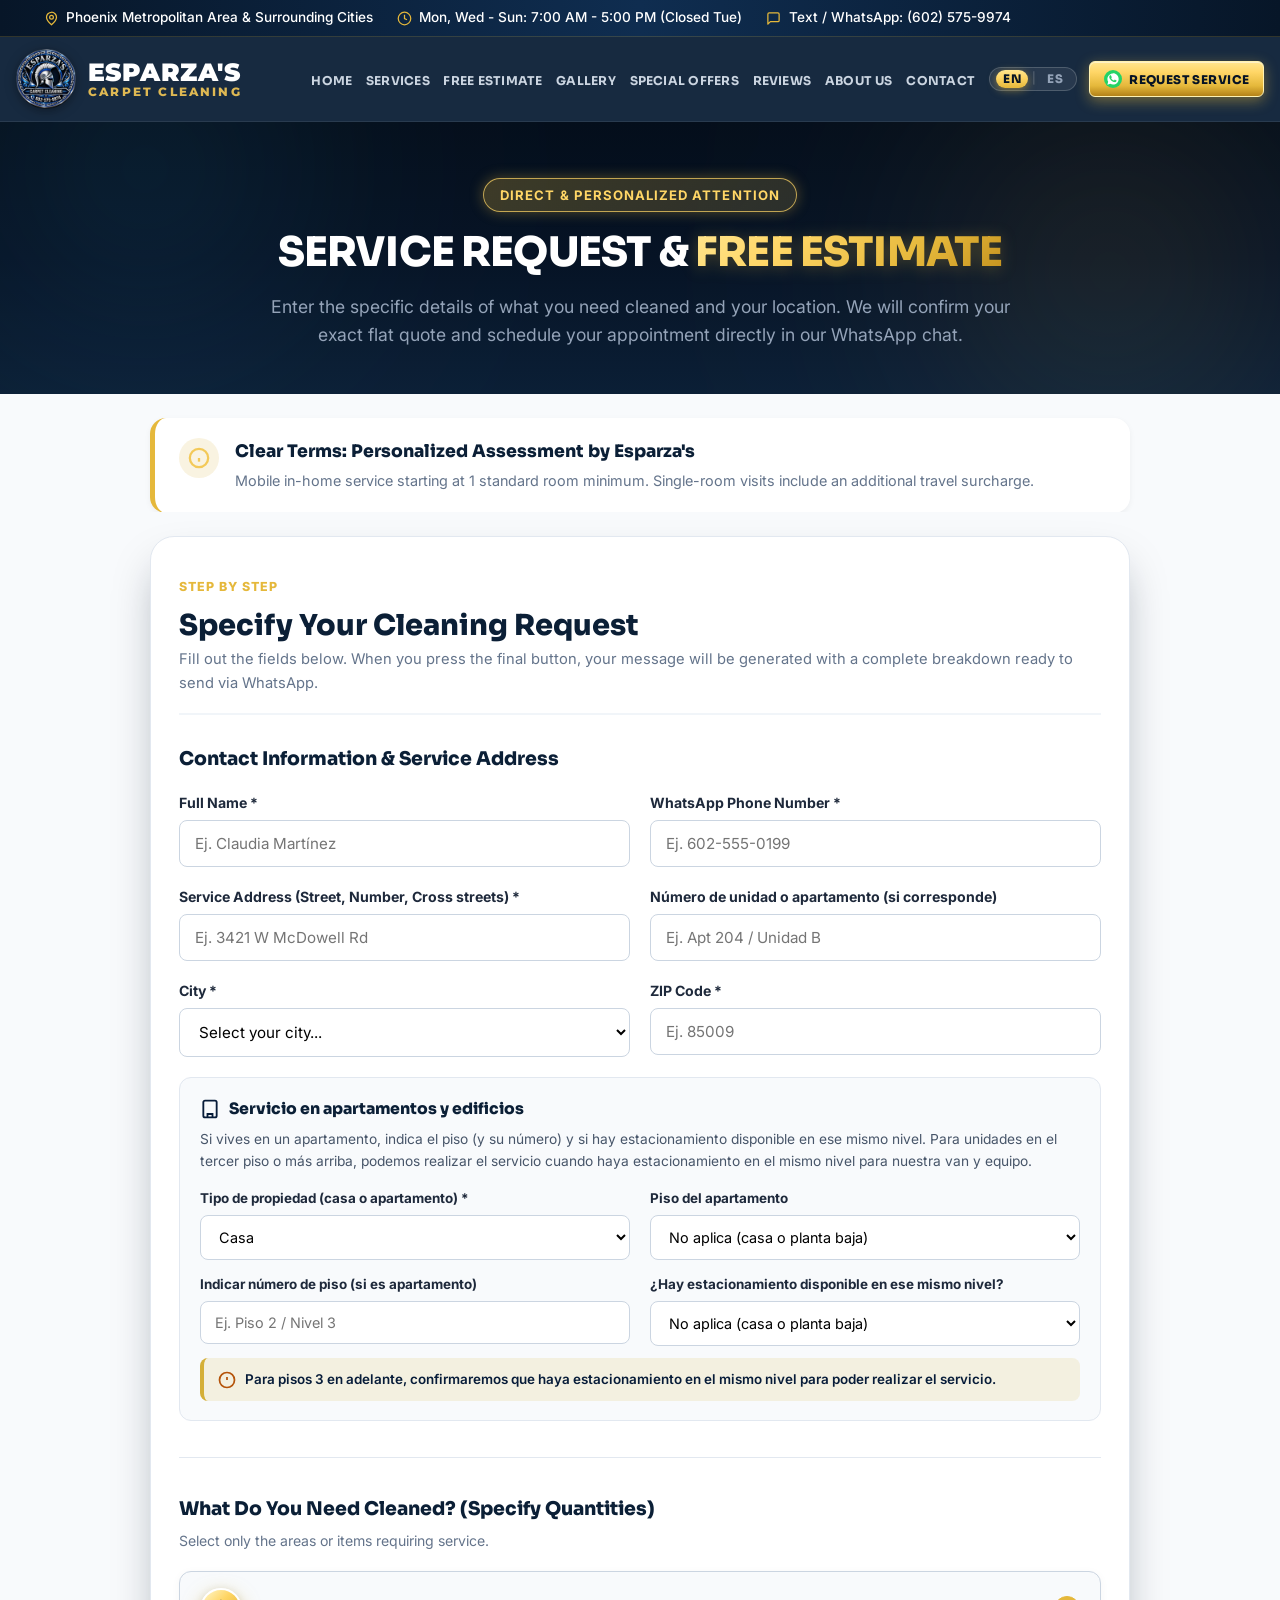
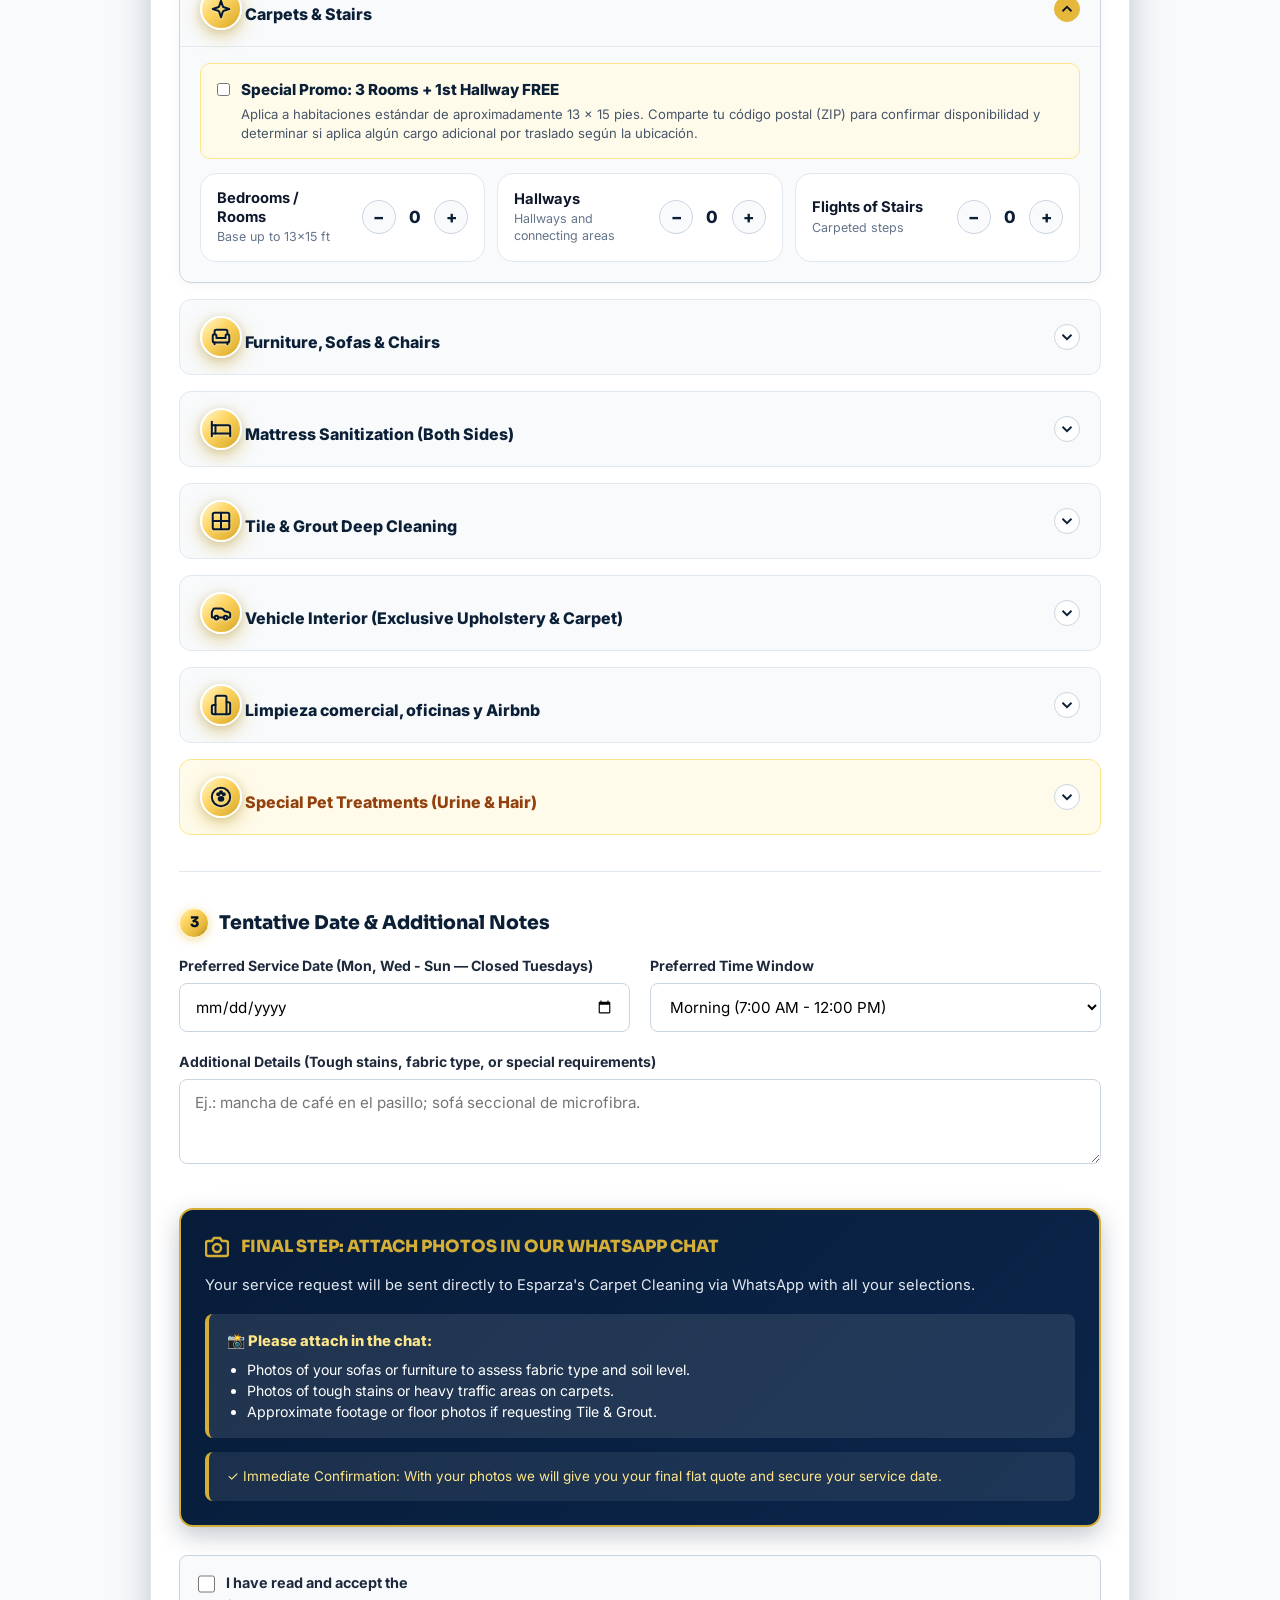
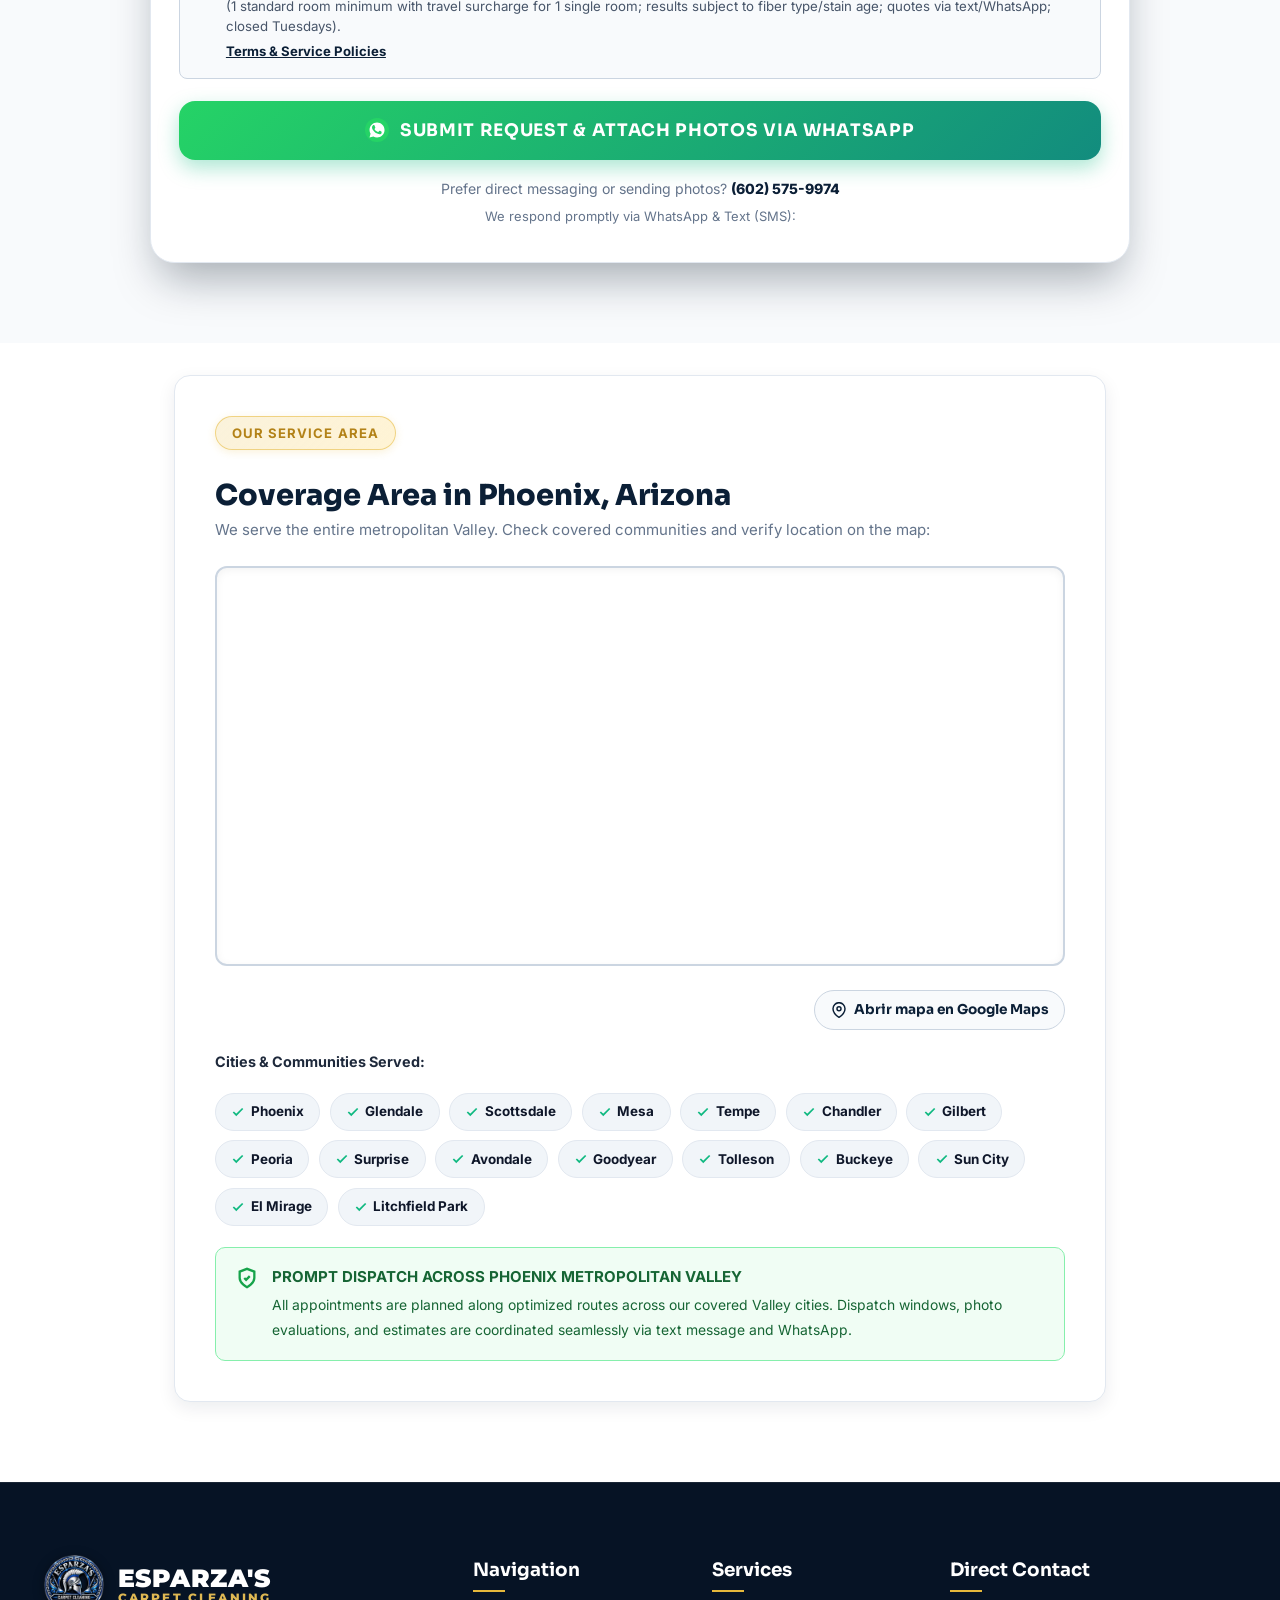
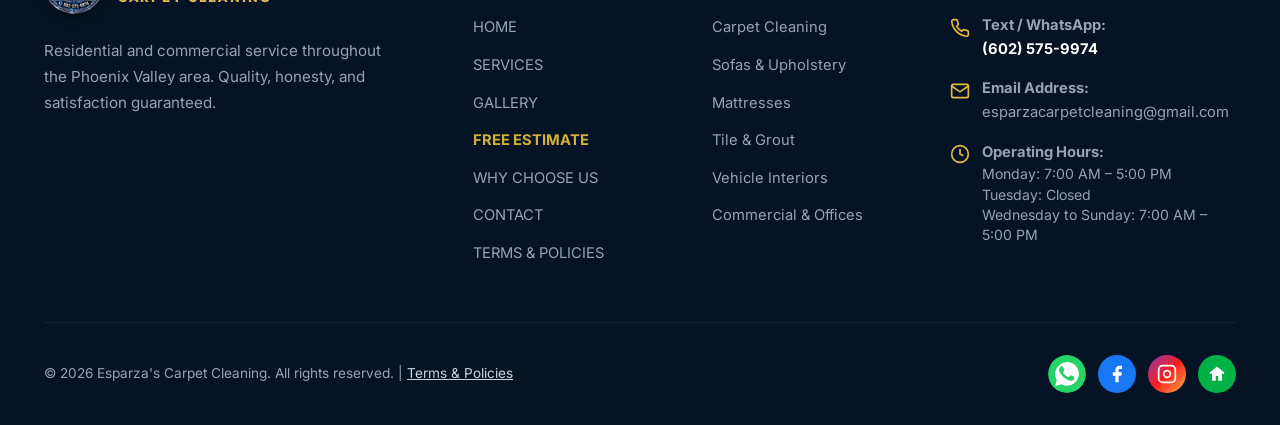
<file: cotizador.html>
<!DOCTYPE html>
<html lang="es">
<head>
  <meta charset="UTF-8">
  <meta name="viewport" content="width=device-width, initial-scale=1.0">
  <title>Solicitud de servicio y cotización | Esparza's Carpet Cleaning</title>
  <meta name="description" content="Solicita tu cotización para limpieza de alfombras, muebles, colchones y pisos en Phoenix, AZ. Completa tus datos y envíanos tu solicitud por WhatsApp.">
  <link rel="stylesheet" href="css/styles.css">
  <link rel="stylesheet" href="css/components.css">
  <link rel="icon" type="image/png" href="assets/images/logo-spartan.png">
</head>
<body class="page-form-active">

  <!-- Top Notice Bar -->
  <div class="top-notice-bar">
    <div class="container">
      <div class="top-notice-info">
        <span class="top-notice-item">
          <svg width="15" height="15" viewBox="0 0 24 24" fill="none" stroke="currentColor" stroke-width="2"><path d="M12 2a8 8 0 0 0-8 8c0 5.25 8 12 8 12s8-6.75 8-12a8 8 0 0 0-8-8z"/><circle cx="12" cy="10" r="3"/></svg>
          <span data-i18n="top_area">Área Metropolitana de Phoenix y Alrededores</span>
        </span>
        <span class="top-notice-item">
          <svg width="15" height="15" viewBox="0 0 24 24" fill="none" stroke="currentColor" stroke-width="2"><circle cx="12" cy="12" r="10"/><polyline points="12 6 12 12 16 14"/></svg>
          <span data-i18n="top_hours">Disponible de lunes a domingo: 7:00 a. m. – 5:00 p. m.</span>
        </span>
        <span class="top-notice-item">
          <svg width="15" height="15" viewBox="0 0 24 24" fill="none" stroke="currentColor" stroke-width="2" stroke-linecap="round" stroke-linejoin="round"><path d="M21 15a2 2 0 0 1-2 2H7l-4 4V5a2 2 0 0 1 2-2h14a2 2 0 0 1 2 2z"/></svg>
          <span data-i18n="top_direct">Mensajes / WhatsApp: (602) 575-9974</span>
        </span>
      </div>
    </div>
  </div>

  <!-- Header -->
  <header class="site-header">
    <div class="container header-inner">
      <a href="index.html" class="brand-logo" title="Esparza's Carpet Cleaning">
        <img src="assets/images/logo-spartan.png" alt="Logo de Esparza's Carpet Cleaning" width="60" height="60" data-i18n-alt="logo_main_alt">
        <div class="logo-text-group">
          <span class="logo-main-text">ESPARZA'S</span>
          <span class="logo-sub-text">CARPET CLEANING</span>
        </div>
      </a>

      <nav class="main-nav">
        <ul class="nav-links">
          <li><a href="index.html" class="nav-link" data-i18n="nav_inicio">INICIO</a></li>
          <li><a href="servicios.html" class="nav-link" data-i18n="nav_servicios">SERVICIOS</a></li>
          <li><a href="index.html#tarifas" class="nav-link" data-i18n="nav_tarifas">COTIZACIÓN</a></li>
          <li><a href="galeria.html" class="nav-link" data-i18n="nav_galeria">GALERÍA</a></li>
          <li><a href="index.html#promociones" class="nav-link" data-i18n="nav_promociones">PROMOCIONES</a></li>
          <li><a href="index.html#comentarios" class="nav-link" data-i18n="nav_resenas">RESEÑAS</a></li>
          <li><a href="nosotros.html" class="nav-link" data-i18n="nav_nosotros">NOSOTROS</a></li>
          <li><a href="contacto.html" class="nav-link" data-i18n="nav_contacto">CONTACTO</a></li>
        </ul>

        <!-- Language Switcher (Desktop) -->
        <div class="lang-switch-container">
          <button type="button" class="lang-btn" data-lang="en">EN</button>
          <span class="lang-separator">|</span>
          <button type="button" class="lang-btn active" data-lang="es">ES</button>
        </div>

        <a href="solicitud.html" class="btn-nav-gold">
          <svg width="20" height="20" viewBox="0 0 24 24" fill="none" style="flex-shrink: 0;"><circle cx="12" cy="12" r="12" fill="#25D366"/><path d="M12.04 4.5c-4.14 0-7.5 3.36-7.5 7.5 0 1.33.35 2.62 1.01 3.75L4.5 19.5l3.86-1.01c1.1.6 2.34.91 3.68.91 4.14 0 7.5-3.36 7.5-7.5s-3.36-7.5-7.5-7.5zm4.45 10.63c-.19.53-1.09 1.01-1.54 1.07-.39.06-.9.08-1.46-.1-.34-.11-.79-.26-1.37-.51-2.43-1.05-4-3.52-4.12-3.68-.12-.16-.99-1.32-.99-2.51 0-1.19.63-1.78.85-2.02.22-.24.48-.3.64-.3.16 0 .32 0 .46.01.15.01.35-.06.55.42.21.49.71 1.74.77 1.87.06.13.1.28.02.44-.08.16-.12.26-.24.4-.12.14-.26.31-.37.42-.12.12-.25.25-.11.49.14.24.62 1.02 1.33 1.65.91.81 1.68 1.06 1.92 1.18.24.12.38.1.52-.06.14-.16.6-.7.76-.94.16-.24.32-.2.53-.12.21.08 1.33.63 1.56.74.23.12.38.18.44.27.06.1.06.57-.13 1.1z" fill="#FFFFFF"/></svg>
          <span data-i18n="nav_cta">Solicitar cotización</span>
        </a>
      </nav>

      <button class="mobile-toggle-btn" aria-label="Menú de navegación móvil" data-i18n-aria="nav_menu_aria">
        <svg width="26" height="26" viewBox="0 0 24 24" fill="none" stroke="currentColor" stroke-width="2.5"><path d="M4 6h16M4 12h16M4 18h16"/></svg>
      </button>
    </div>
  </header>

  <!-- Mobile Drawer -->
  <div class="mobile-menu-drawer">
    <div style="display: flex; justify-content: center; margin-bottom: 1.5rem;">
      <div class="lang-switch-container">
        <button type="button" class="lang-btn" data-lang="en">EN</button>
        <span class="lang-separator">|</span>
        <button type="button" class="lang-btn active" data-lang="es">ES</button>
      </div>
    </div>

    <ul class="mobile-nav-links">
      <li><a href="index.html" class="nav-link" data-i18n="nav_inicio">INICIO</a></li>
      <li><a href="servicios.html" class="nav-link" data-i18n="nav_servicios">SERVICIOS</a></li>
      <li><a href="index.html#tarifas" class="nav-link" data-i18n="nav_tarifas">COTIZACIÓN</a></li>
      <li><a href="galeria.html" class="nav-link" data-i18n="nav_galeria">GALERÍA</a></li>
      <li><a href="index.html#promociones" class="nav-link" data-i18n="nav_promociones">PROMOCIONES</a></li>
      <li><a href="index.html#comentarios" class="nav-link" data-i18n="nav_resenas">RESEÑAS</a></li>
      <li><a href="nosotros.html" class="nav-link" data-i18n="nav_nosotros">NOSOTROS</a></li>
      <li><a href="contacto.html" class="nav-link" data-i18n="nav_contacto">CONTACTO</a></li>
    </ul>
    <div style="margin-top: 1.5rem; display: flex; flex-direction: column; gap: 1rem;">
      <a href="solicitud.html" class="btn-nav-gold" style="width: 100%; justify-content: center;">
        <svg width="20" height="20" viewBox="0 0 24 24" fill="none" style="flex-shrink: 0;"><circle cx="12" cy="12" r="12" fill="#25D366"/><path d="M12.04 4.5c-4.14 0-7.5 3.36-7.5 7.5 0 1.33.35 2.62 1.01 3.75L4.5 19.5l3.86-1.01c1.1.6 2.34.91 3.68.91 4.14 0 7.5-3.36 7.5-7.5s-3.36-7.5-7.5-7.5zm4.45 10.63c-.19.53-1.09 1.01-1.54 1.07-.39.06-.9.08-1.46-.1-.34-.11-.79-.26-1.37-.51-2.43-1.05-4-3.52-4.12-3.68-.12-.16-.99-1.32-.99-2.51 0-1.19.63-1.78.85-2.02.22-.24.48-.3.64-.3.16 0 .32 0 .46.01.15.01.35-.06.55.42.21.49.71 1.74.77 1.87.06.13.1.28.02.44-.08.16-.12.26-.24.4-.12.14-.26.31-.37.42-.12.12-.25.25-.11.49.14.24.62 1.02 1.33 1.65.91.81 1.68 1.06 1.92 1.18.24.12.38.1.52-.06.14-.16.6-.7.76-.94.16-.24.32-.2.53-.12.21.08 1.33.63 1.56.74.23.12.38.18.44.27.06.1.06.57-.13 1.1z" fill="#FFFFFF"/></svg>
        <span data-i18n="nav_cta">Solicitar cotización</span>
      </a>
      <a href="https://wa.me/16025759974" target="_blank" rel="noopener" class="btn btn-secondary" style="width: 100%; justify-content: center;" data-i18n="nav_call">Mensajes / WhatsApp: (602) 575-9974</a>
    </div>
  </div>

  <main>
    <!-- PAGE HERO -->
    <section class="section-dark" style="position: relative; overflow: hidden; padding: 3.5rem 0 2.75rem 0; background: linear-gradient(180deg, #040E1B 0%, #061325 50%, #0B1F36 100%);">
      <div class="ambient-glow-orb orb-amber" style="width: 500px; height: 500px; top: -100px; right: -80px;"></div>
      <div class="ambient-glow-orb orb-azure" style="width: 450px; height: 450px; bottom: 0; left: -80px;"></div>
      <div class="container reveal-on-scroll is-visible" style="text-align: center; position: relative; z-index: 2;">
        <span class="section-badge gold" data-i18n="sol_hero_badge">Atención directa por WhatsApp</span>
        <h1 class="section-title" style="font-size: clamp(1.85rem, 3.5vw, 2.55rem); text-transform: none;"><span data-i18n="sol_hero_title_1">Solicitud de servicio y</span> <span class="highlight" data-i18n="sol_hero_title_2">cotización</span></h1>
        <p class="section-subtitle" style="max-width: 780px; margin: 0 auto;" data-i18n="sol_hero_sub">
          Cuéntanos qué necesitas limpiar y dónde se realizará el servicio. Revisaremos la información y te enviaremos una cotización por WhatsApp. La cita se confirma cuando acordemos la fecha y la hora.
        </p>
      </div>
    </section>

    <!-- INFORMACIÓN DEL SERVICIO SELECCIONADO / NOTA SOBRE EL SERVICIO A DOMICILIO -->
    <section class="section section-light" style="padding: 1.5rem 0 0 0;">
      <div class="container reveal-on-scroll">
        <div id="sol-service-info-box" style="background: #FFFFFF; border-radius: var(--radius-md); border-left: 5px solid var(--color-accent); padding: 1.25rem 1.5rem; box-shadow: var(--shadow-sm); display: flex; gap: 1rem; align-items: flex-start; max-width: 980px; margin: 0 auto;">
          <div style="background: rgba(212, 175, 55, 0.15); border-radius: 50%; padding: 0.55rem; color: var(--color-accent-hover); flex-shrink: 0;">
            <svg width="22" height="22" viewBox="0 0 24 24" fill="none" stroke="currentColor" stroke-width="2.5"><circle cx="12" cy="12" r="10"/><line x1="12" y1="16" x2="12" y2="12"/><line x1="12" y1="8" x2="12.01" y2="8"/></svg>
          </div>
          <div>
            <h3 id="sol-service-info-title" style="font-family: var(--font-heading); font-size: 1.08rem; font-weight: 800; color: var(--color-primary); margin-bottom: 0.3rem;" data-i18n="sol_bases_title">
              Nota sobre el servicio a domicilio
            </h3>
            <p id="sol-service-info-desc" style="font-size: 0.9rem; color: var(--color-text-muted); line-height: 1.55; margin: 0;" data-i18n="sol_bases_desc">
              Atendemos servicios residenciales desde una habitación estándar. Las solicitudes para una sola habitación pueden tener un cargo adicional por traslado según la ubicación. Envíanos tu código postal para confirmar disponibilidad y precio.
            </p>
          </div>
        </div>
      </div>
    </section>

    <!-- FORMULARIO DE SOLICITUD -->
    <section class="section section-light" style="padding-top: 1.5rem;">
      <div class="container">
        <div style="background: #FFFFFF; border-radius: var(--radius-lg); box-shadow: var(--shadow-xl); border: 1px solid var(--color-border-light); padding: 2.25rem 1.75rem; max-width: 980px; margin: 0 auto;">
          
          <div style="margin-bottom: 1.85rem; border-bottom: 2px solid #F1F5F9; padding-bottom: 1.1rem;">
            <span style="font-size: 0.78rem; font-weight: 800; color: var(--color-accent); letter-spacing: 0.08em; text-transform: uppercase;" data-i18n="sol_step_tag">Paso a paso</span>
            <h2 style="font-family: var(--font-heading); font-size: clamp(1.45rem, 2.5vw, 1.8rem); font-weight: 800; color: var(--color-primary); margin-top: 0.2rem;" data-i18n="sol_form_title">
              Cuéntanos qué necesitas limpiar
            </h2>
            <p style="font-size: 0.92rem; color: var(--color-text-muted); margin: 0;" data-i18n="sol_form_sub">
              Completa los campos. Al terminar, se abrirá WhatsApp con tu solicitud lista para enviar.
            </p>
          </div>

          <form id="service-request-form" onsubmit="handleServiceRequestSubmit(event)">
            
            <!-- SECCIÓN 1: DATOS Y UBICACIÓN -->
            <div style="margin-bottom: 2.25rem;">
              <h3 style="font-family: var(--font-heading); font-size: 1.18rem; font-weight: 800; color: var(--color-primary); margin-bottom: 1.1rem; display: flex; align-items: center; gap: 0.65rem;" data-i18n="sol_step1_title">
                <span class="form-step-badge">1</span>
                Datos de contacto y dirección del servicio
              </h3>

              <div class="form-row-2col">
                <div>
                  <label style="display: block; font-size: 0.88rem; font-weight: 700; margin-bottom: 0.35rem; color: #1E293B;" data-i18n="sol_lbl_name">Nombre completo *</label>
                  <input type="text" id="req-name" required placeholder="Ej. Claudia Martínez" style="width: 100%; padding: 0.8rem 0.95rem; border: 1.5px solid #CBD5E1; border-radius: var(--radius-sm); font-size: 0.95rem;">
                </div>
                <div>
                  <label style="display: block; font-size: 0.88rem; font-weight: 700; margin-bottom: 0.35rem; color: #1E293B;" data-i18n="sol_lbl_phone">Teléfono con WhatsApp *</label>
                  <input type="tel" id="req-phone" required placeholder="Ej. 602-555-0199" style="width: 100%; padding: 0.8rem 0.95rem; border: 1.5px solid #CBD5E1; border-radius: var(--radius-sm); font-size: 0.95rem;">
                </div>
              </div>

              <div class="form-row-2col">
                <div>
                  <label style="display: block; font-size: 0.88rem; font-weight: 700; margin-bottom: 0.35rem; color: #1E293B;" data-i18n="sol_lbl_address">Dirección completa (calle y número) *</label>
                  <input type="text" id="req-address" required placeholder="Ej. 3421 W McDowell Rd" style="width: 100%; padding: 0.8rem 0.95rem; border: 1.5px solid #CBD5E1; border-radius: var(--radius-sm); font-size: 0.95rem;">
                </div>
                <div>
                  <label style="display: block; font-size: 0.88rem; font-weight: 700; margin-bottom: 0.35rem; color: #1E293B;" data-i18n="sol_lbl_unit">Número de unidad o apartamento (si corresponde)</label>
                  <input type="text" id="req-unit" placeholder="Ej. Apt 204 / Unidad B" style="width: 100%; padding: 0.8rem 0.95rem; border: 1.5px solid #CBD5E1; border-radius: var(--radius-sm); font-size: 0.95rem;">
                </div>
              </div>

              <div class="form-row-2col">
                <div>
                  <label style="display: block; font-size: 0.88rem; font-weight: 700; margin-bottom: 0.35rem; color: #1E293B;" data-i18n="sol_lbl_city">Ciudad *</label>
                  <select id="req-city" required style="width: 100%; padding: 0.8rem 0.95rem; border: 1.5px solid #CBD5E1; border-radius: var(--radius-sm); font-size: 0.95rem; background: #FFFFFF;">
                    <option value="" data-i18n="sol_city_select">Selecciona tu ciudad...</option>
                    <option value="Phoenix">Phoenix</option>
                    <option value="Glendale">Glendale</option>
                    <option value="Scottsdale">Scottsdale</option>
                    <option value="Mesa">Mesa</option>
                    <option value="Tempe">Tempe</option>
                    <option value="Chandler">Chandler</option>
                    <option value="Gilbert">Gilbert</option>
                    <option value="Peoria">Peoria</option>
                    <option value="Surprise">Surprise</option>
                    <option value="Avondale">Avondale</option>
                    <option value="Goodyear">Goodyear</option>
                    <option value="Tolleson">Tolleson</option>
                    <option value="Buckeye">Buckeye</option>
                    <option value="Sun City">Sun City</option>
                    <option value="El Mirage">El Mirage</option>
                    <option value="Litchfield Park">Litchfield Park</option>
                    <option value="Otra" data-i18n="sol_city_other">Otra ciudad del Valle...</option>
                  </select>
                </div>
                <div>
                  <label style="display: block; font-size: 0.88rem; font-weight: 700; margin-bottom: 0.35rem; color: #1E293B;" data-i18n="sol_lbl_zip">Código postal (ZIP) *</label>
                  <input type="text" id="req-zip" required placeholder="Ej. 85009" style="width: 100%; padding: 0.8rem 0.95rem; border: 1.5px solid #CBD5E1; border-radius: var(--radius-sm); font-size: 0.95rem;">
                </div>
              </div>

              <!-- BLOQUE DE SERVICIO EN APARTAMENTOS Y EDIFICIOS -->
              <div style="margin-top: 1.25rem; background: #F8FAFC; border: 1.5px solid #E2E8F0; border-radius: 12px; padding: 1.2rem 1.25rem;">
                <div style="display: flex; align-items: center; gap: 0.55rem; margin-bottom: 0.45rem;">
                  <svg width="20" height="20" viewBox="0 0 24 24" fill="none" stroke="#071C39" stroke-width="2.2"><rect x="4" y="2" width="16" height="20" rx="2" ry="2"/><path d="M9 22v-4h6v4"/><path d="M8 6h.01"/><path d="M16 6h.01"/><path d="M12 6h.01"/><path d="M12 10h.01"/><path d="M12 14h.01"/><path d="M16 10h.01"/><path d="M16 14h.01"/><path d="M8 10h.01"/><path d="M8 14h.01"/></svg>
                  <h4 style="font-family: var(--font-heading); font-size: 0.98rem; font-weight: 800; color: var(--color-primary); margin: 0;" data-i18n="sol_apt_box_title">
                    Servicio en apartamentos y edificios
                  </h4>
                </div>
                <p style="font-size: 0.86rem; color: #475569; line-height: 1.55; margin: 0 0 1rem 0;" data-i18n="sol_apt_box_desc">
                  Si vives en un apartamento, indica el piso (y su número) y si hay estacionamiento disponible en ese mismo nivel. Para unidades en el tercer piso o más arriba, podemos realizar el servicio cuando haya estacionamiento en el mismo nivel para nuestra van y equipo.
                </p>

                <div class="form-row-2col" style="margin-bottom: 0.85rem;">
                  <div>
                    <label style="display: block; font-size: 0.84rem; font-weight: 700; margin-bottom: 0.35rem; color: #1E293B;" data-i18n="sol_lbl_prop_type">Tipo de propiedad (casa o apartamento) *</label>
                    <select id="req-prop-type" onchange="checkApartmentFloorNotice()" style="width: 100%; padding: 0.75rem 0.9rem; border: 1.5px solid #CBD5E1; border-radius: var(--radius-sm); font-size: 0.9rem; background: #FFFFFF;">
                      <option value="Casa" data-i18n="sol_opt_prop_house">Casa</option>
                      <option value="Apartamento" data-i18n="sol_opt_prop_apt">Apartamento</option>
                      <option value="Oficina o local comercial" data-i18n="sol_opt_prop_comm">Oficina o local comercial</option>
                    </select>
                  </div>
                  <div>
                    <label style="display: block; font-size: 0.84rem; font-weight: 700; margin-bottom: 0.35rem; color: #1E293B;" data-i18n="sol_lbl_apt_floor">Piso del apartamento</label>
                    <select id="req-apt-floor" onchange="checkApartmentFloorNotice()" style="width: 100%; padding: 0.75rem 0.9rem; border: 1.5px solid #CBD5E1; border-radius: var(--radius-sm); font-size: 0.9rem; background: #FFFFFF;">
                      <option value="No aplica (casa o planta baja)" data-i18n="sol_opt_floor_na">No aplica (casa o planta baja)</option>
                      <option value="1.er piso (planta baja)" data-i18n="sol_opt_floor_1">1.er piso (planta baja)</option>
                      <option value="2.º piso" data-i18n="sol_opt_floor_2">2.º piso</option>
                      <option value="3.er piso" data-i18n="sol_opt_floor_3">3.er piso</option>
                      <option value="4.º piso o superior" data-i18n="sol_opt_floor_4plus">4.º piso o superior</option>
                    </select>
                  </div>
                </div>

                <div class="form-row-2col" style="margin-bottom: 0.25rem;">
                  <div>
                    <label style="display: block; font-size: 0.84rem; font-weight: 700; margin-bottom: 0.35rem; color: #1E293B;" data-i18n="sol_lbl_apt_floor_num">Indicar número de piso (si es apartamento)</label>
                    <input type="text" id="req-apt-floor-num" oninput="checkApartmentFloorNotice()" placeholder="Ej. Piso 2 / Nivel 3" style="width: 100%; padding: 0.75rem 0.9rem; border: 1.5px solid #CBD5E1; border-radius: var(--radius-sm); font-size: 0.9rem; background: #FFFFFF;">
                  </div>
                  <div>
                    <label style="display: block; font-size: 0.84rem; font-weight: 700; margin-bottom: 0.35rem; color: #1E293B;" data-i18n="sol_lbl_apt_parking">¿Hay estacionamiento disponible en ese mismo nivel?</label>
                    <select id="req-apt-parking" onchange="checkApartmentFloorNotice()" style="width: 100%; padding: 0.75rem 0.9rem; border: 1.5px solid #CBD5E1; border-radius: var(--radius-sm); font-size: 0.9rem; background: #FFFFFF;">
                      <option value="No aplica (casa o planta baja)" data-i18n="sol_opt_park_na">No aplica (casa o planta baja)</option>
                      <option value="Sí, hay estacionamiento en ese mismo nivel" data-i18n="sol_opt_park_yes">Sí, hay estacionamiento en ese mismo nivel</option>
                      <option value="No hay estacionamiento en ese mismo nivel" data-i18n="sol_opt_park_no">No hay estacionamiento en ese mismo nivel</option>
                    </select>
                  </div>
                </div>

                <div id="apt-floor-reminder-box" style="margin-top: 0.8rem; font-size: 0.84rem; color: #071C39; background: rgba(212, 175, 55, 0.14); border-left: 4px solid #D4AF37; padding: 0.65rem 0.9rem; border-radius: 8px; font-weight: 600; display: flex; align-items: center; gap: 0.55rem; transition: all 0.25s ease;">
                  <svg width="18" height="18" viewBox="0 0 24 24" fill="none" stroke="currentColor" stroke-width="2.3" style="flex-shrink: 0; color: #B45309;"><circle cx="12" cy="12" r="10"/><line x1="12" y1="8" x2="12" y2="12"/><line x1="12" y1="16" x2="12.01" y2="16"/></svg>
                  <span data-i18n="sol_apt_box_note">Para pisos 3 en adelante, confirmaremos que haya estacionamiento en el mismo nivel para poder realizar el servicio.</span>
                </div>
              </div>
            </div>

            <hr style="border: 0; border-top: 1px solid #E2E8F0; margin-bottom: 2.25rem;">

            <!-- SECCIÓN 2: ESPECIFICACIÓN DETALLADA DE SERVICIOS (ACORDEONES COMPACTOS) -->
            <div style="margin-bottom: 2.25rem;">
              <h3 style="font-family: var(--font-heading); font-size: 1.18rem; font-weight: 800; color: var(--color-primary); margin-bottom: 0.35rem; display: flex; align-items: center; gap: 0.65rem;" data-i18n="sol_step2_title">
                <span class="form-step-badge">2</span>
                ¿Qué necesitas limpiar? (Indica las cantidades)
              </h3>
              <p style="font-size: 0.88rem; color: var(--color-text-muted); margin-bottom: 1.15rem;" data-i18n="sol_step2_sub">
                Toca cada categoría para ver sus detalles y selecciona solo las áreas o piezas que requieran servicio.
              </p>

              <!-- A. Alfombras y Escaleras -->
              <details class="service-cat-accordion" id="acc-carpets" open>
                <summary class="service-cat-summary">
                  <div class="service-cat-title-wrap">
                    <span class="gold-medallion-icon sm">
                      <svg width="18" height="18" viewBox="0 0 24 24" fill="none" stroke="currentColor" stroke-width="2" stroke-linecap="round" stroke-linejoin="round">
                        <path d="m12 3-1.912 5.813a2 2 0 0 1-1.275 1.275L3 12l5.813 1.912a2 2 0 0 1 1.275 1.275L12 21l1.912-5.813a2 2 0 0 1 1.275-1.275L21 12l-5.813-1.912a2 2 0 0 1-1.275-1.275L12 3Z"/>
                      </svg>
                    </span>
                    <span data-i18n="sol_cat_carpets">Alfombras y escaleras</span>
                  </div>
                  <span class="service-cat-chevron">
                    <svg width="18" height="18" viewBox="0 0 24 24" fill="none" stroke="currentColor" stroke-width="2.5"><polyline points="6 9 12 15 18 9"/></svg>
                  </span>
                </summary>
                <div class="service-cat-body">
                  <!-- Promoción 3 habitaciones -->
                  <div style="margin-bottom: 0.9rem; background: #FFFBEB; border: 1.5px solid #FDE68A; border-radius: 10px; padding: 0.9rem 1rem;">
                    <label style="display: flex; align-items: flex-start; gap: 0.7rem; cursor: pointer;">
                      <input type="checkbox" id="chk-promo-129" onchange="togglePromo129(this.checked)" style="width: 19px; height: 19px; margin-top: 2px; accent-color: #0B1F36; cursor: pointer;">
                      <div>
                        <div style="font-weight: 800; font-size: 0.95rem; color: #0B1F36;" data-i18n="sol_promo_title">
                          Promoción residencial: 3 habitaciones (incluye 1 pasillo y desodorante)
                        </div>
                        <div style="font-size: 0.82rem; color: #475569; margin-top: 0.2rem; line-height: 1.45;" data-i18n="sol_promo_sub">
                          Aplica a habitaciones estándar de aproximadamente 13 × 15 pies. Comparte tu código postal (ZIP) para confirmar disponibilidad y determinar si aplica algún cargo adicional por traslado según la ubicación.
                        </div>
                      </div>
                    </label>
                  </div>

                  <div style="display: grid; grid-template-columns: repeat(auto-fit, minmax(260px, 1fr)); gap: 0.75rem;">
                    <!-- Cuartos -->
                    <div class="calc-item-box" style="margin: 0;">
                      <div class="calc-item-info">
                        <span class="calc-item-label" data-i18n="sol_item_rooms">Recámaras / Habitaciones</span>
                        <span class="calc-item-hint" data-i18n="sol_hint_rooms">Estándar de aprox. 13 × 15 pies</span>
                      </div>
                      <div class="calc-counter">
                        <button type="button" class="calc-btn-count" onclick="changeCount('cnt-rooms', -1)">−</button>
                        <span class="calc-count-val" id="cnt-rooms">0</span>
                        <button type="button" class="calc-btn-count" onclick="changeCount('cnt-rooms', 1)">+</button>
                      </div>
                    </div>

                    <!-- Pasillos -->
                    <div class="calc-item-box" style="margin: 0;">
                      <div class="calc-item-info">
                        <span class="calc-item-label" data-i18n="sol_item_hallways">Pasillos</span>
                        <span class="calc-item-hint" data-i18n="sol_hint_hallways">1 pasillo incluido en promoción de 3 habitaciones</span>
                      </div>
                      <div class="calc-counter">
                        <button type="button" class="calc-btn-count" onclick="changeCount('cnt-hallways', -1)">−</button>
                        <span class="calc-count-val" id="cnt-hallways">0</span>
                        <button type="button" class="calc-btn-count" onclick="changeCount('cnt-hallways', 1)">+</button>
                      </div>
                    </div>

                    <!-- Escaleras -->
                    <div class="calc-item-box" style="margin: 0;">
                      <div class="calc-item-info">
                        <span class="calc-item-label" data-i18n="sol_item_stairs">Tramos de escaleras</span>
                        <span class="calc-item-hint" data-i18n="sol_hint_stairs">Escalones y descansos alfombrados</span>
                      </div>
                      <div class="calc-counter">
                        <button type="button" class="calc-btn-count" onclick="changeCount('cnt-stairs', -1)">−</button>
                        <span class="calc-count-val" id="cnt-stairs">0</span>
                        <button type="button" class="calc-btn-count" onclick="changeCount('cnt-stairs', 1)">+</button>
                      </div>
                    </div>
                  </div>
                </div>
              </details>

              <!-- B. Muebles, Salas y Sillas -->
              <details class="service-cat-accordion" id="acc-furniture">
                <summary class="service-cat-summary">
                  <div class="service-cat-title-wrap">
                    <span class="gold-medallion-icon sm">
                      <svg width="18" height="18" viewBox="0 0 24 24" fill="none" stroke="currentColor" stroke-width="2" stroke-linecap="round" stroke-linejoin="round">
                        <path d="M19 9V6a2 2 0 0 0-2-2H7a2 2 0 0 0-2 2v3"/>
                        <path d="M3 16a2 2 0 0 0 2 2h14a2 2 0 0 0 2-2v-5a2 2 0 0 0-4 0v2H7v-2a2 2 0 0 0-4 0Z"/>
                        <path d="M5 18v2"/>
                        <path d="M19 18v2"/>
                      </svg>
                    </span>
                    <span data-i18n="sol_cat_furniture">Muebles, salas y sillas</span>
                  </div>
                  <span class="service-cat-chevron">
                    <svg width="18" height="18" viewBox="0 0 24 24" fill="none" stroke="currentColor" stroke-width="2.5"><polyline points="6 9 12 15 18 9"/></svg>
                  </span>
                </summary>
                <div class="service-cat-body">
                  <div style="font-size: 0.83rem; color: #475569; margin-bottom: 0.75rem; background: #F8FAFC; padding: 0.6rem 0.85rem; border-radius: 6px; border-left: 3px solid var(--color-accent);" data-i18n="sol_info_furniture">
                    Limpieza por inyección y extracción con agua caliente y productos seleccionados según el tipo de tela. Envíanos fotos claras en WhatsApp para cotizar tus piezas.
                  </div>
                  <div style="display: grid; grid-template-columns: repeat(auto-fit, minmax(260px, 1fr)); gap: 0.75rem;">
                    <div class="calc-item-box" style="margin: 0;">
                      <div class="calc-item-info">
                        <span class="calc-item-label" data-i18n="sol_item_sofa3">Sofá estándar (3 plazas)</span>
                        <span class="calc-item-hint" data-i18n="sol_hint_sofa3">Limpieza por inyección y extracción en cojines y base</span>
                      </div>
                      <div class="calc-counter">
                        <button type="button" class="calc-btn-count" onclick="changeCount('cnt-sofa3', -1)">−</button>
                        <span class="calc-count-val" id="cnt-sofa3">0</span>
                        <button type="button" class="calc-btn-count" onclick="changeCount('cnt-sofa3', 1)">+</button>
                      </div>
                    </div>

                    <div class="calc-item-box" style="margin: 0;">
                      <div class="calc-item-info">
                        <span class="calc-item-label" data-i18n="sol_item_sofaL">Sala seccional en «L»</span>
                        <span class="calc-item-hint" data-i18n="sol_hint_sofaL">Salas familiares o seccionales</span>
                      </div>
                      <div class="calc-counter">
                        <button type="button" class="calc-btn-count" onclick="changeCount('cnt-sofaL', -1)">−</button>
                        <span class="calc-count-val" id="cnt-sofaL">0</span>
                        <button type="button" class="calc-btn-count" onclick="changeCount('cnt-sofaL', 1)">+</button>
                      </div>
                    </div>

                    <div class="calc-item-box" style="margin: 0;">
                      <div class="calc-item-info">
                        <span class="calc-item-label" data-i18n="sol_item_armchair">Sillón individual / Reclinable</span>
                        <span class="calc-item-hint" data-i18n="sol_hint_armchair">De 1 plaza</span>
                      </div>
                      <div class="calc-counter">
                        <button type="button" class="calc-btn-count" onclick="changeCount('cnt-armchair', -1)">−</button>
                        <span class="calc-count-val" id="cnt-armchair">0</span>
                        <button type="button" class="calc-btn-count" onclick="changeCount('cnt-armchair', 1)">+</button>
                      </div>
                    </div>

                    <div class="calc-item-box" style="margin: 0;">
                      <div class="calc-item-info">
                        <span class="calc-item-label" data-i18n="sol_item_chairs">Sillas de comedor u oficina</span>
                        <span class="calc-item-hint" data-i18n="sol_hint_chairs">Asiento y respaldo tapizados</span>
                      </div>
                      <div class="calc-counter">
                        <button type="button" class="calc-btn-count" onclick="changeCount('cnt-chairs', -1)">−</button>
                        <span class="calc-count-val" id="cnt-chairs">0</span>
                        <button type="button" class="calc-btn-count" onclick="changeCount('cnt-chairs', 1)">+</button>
                      </div>
                    </div>
                  </div>
                </div>
              </details>

              <!-- C. Colchones -->
              <details class="service-cat-accordion" id="acc-mattresses">
                <summary class="service-cat-summary">
                  <div class="service-cat-title-wrap">
                    <span class="gold-medallion-icon sm">
                      <svg width="18" height="18" viewBox="0 0 24 24" fill="none" stroke="currentColor" stroke-width="2" stroke-linecap="round" stroke-linejoin="round">
                        <path d="M2 4v16"/>
                        <path d="M2 8h18a2 2 0 0 1 2 2v10"/>
                        <path d="M2 17h20"/>
                        <path d="M6 8v9"/>
                      </svg>
                    </span>
                    <span data-i18n="sol_cat_mattresses">Limpieza de colchones</span>
                  </div>
                  <span class="service-cat-chevron">
                    <svg width="18" height="18" viewBox="0 0 24 24" fill="none" stroke="currentColor" stroke-width="2.5"><polyline points="6 9 12 15 18 9"/></svg>
                  </span>
                </summary>
                <div class="service-cat-body">
                  <div style="font-size: 0.83rem; color: #475569; margin-bottom: 0.75rem; background: #F8FAFC; padding: 0.6rem 0.85rem; border-radius: 6px; border-left: 3px solid var(--color-accent);" data-i18n="sol_info_mattresses">
                    Limpieza por inyección y extracción con agua caliente enfocada en polvo, sudor y manchas según el tejido del colchón.
                  </div>
                  <div style="display: grid; grid-template-columns: repeat(auto-fit, minmax(260px, 1fr)); gap: 0.75rem;">
                    <div class="calc-item-box" style="margin: 0;">
                      <div class="calc-item-info">
                        <span class="calc-item-label" data-i18n="sol_item_mat_king">Colchón King / Cal-King</span>
                        <span class="calc-item-hint" data-i18n="sol_hint_mat_king">Limpieza por inyección y extracción</span>
                      </div>
                      <div class="calc-counter">
                        <button type="button" class="calc-btn-count" onclick="changeCount('cnt-mattress-king', -1)">−</button>
                        <span class="calc-count-val" id="cnt-mattress-king">0</span>
                        <button type="button" class="calc-btn-count" onclick="changeCount('cnt-mattress-king', 1)">+</button>
                      </div>
                    </div>

                    <div class="calc-item-box" style="margin: 0;">
                      <div class="calc-item-info">
                        <span class="calc-item-label" data-i18n="sol_item_mat_queen">Colchón Queen / Matrimonial</span>
                        <span class="calc-item-hint" data-i18n="sol_hint_mat_queen">Limpieza de tapicería con agua caliente</span>
                      </div>
                      <div class="calc-counter">
                        <button type="button" class="calc-btn-count" onclick="changeCount('cnt-mattress-queen', -1)">−</button>
                        <span class="calc-count-val" id="cnt-mattress-queen">0</span>
                        <button type="button" class="calc-btn-count" onclick="changeCount('cnt-mattress-queen', 1)">+</button>
                      </div>
                    </div>

                    <div class="calc-item-box" style="margin: 0;">
                      <div class="calc-item-info">
                        <span class="calc-item-label" data-i18n="sol_item_mat_twin">Colchón Twin (Individual)</span>
                        <span class="calc-item-hint" data-i18n="sol_hint_mat_twin">Tamaño individual</span>
                      </div>
                      <div class="calc-counter">
                        <button type="button" class="calc-btn-count" onclick="changeCount('cnt-mattress-twin', -1)">−</button>
                        <span class="calc-count-val" id="cnt-mattress-twin">0</span>
                        <button type="button" class="calc-btn-count" onclick="changeCount('cnt-mattress-twin', 1)">+</button>
                      </div>
                    </div>
                  </div>
                </div>
              </details>

              <!-- D. Pisos de Cerámica / Boquillas (Tile & Grout) -->
              <details class="service-cat-accordion" id="acc-tile">
                <summary class="service-cat-summary">
                  <div class="service-cat-title-wrap">
                    <span class="gold-medallion-icon sm">
                      <svg width="18" height="18" viewBox="0 0 24 24" fill="none" stroke="currentColor" stroke-width="2" stroke-linecap="round" stroke-linejoin="round">
                        <rect width="18" height="18" x="3" y="3" rx="2"/>
                        <path d="M3 12h18"/>
                        <path d="M12 3v18"/>
                      </svg>
                    </span>
                    <span data-i18n="sol_cat_tile">Pisos de cerámica y boquillas (Tile &amp; Grout)</span>
                  </div>
                  <span class="service-cat-chevron">
                    <svg width="18" height="18" viewBox="0 0 24 24" fill="none" stroke="currentColor" stroke-width="2.5"><polyline points="6 9 12 15 18 9"/></svg>
                  </span>
                </summary>
                <div class="service-cat-body">
                  <div style="display: flex; flex-direction: column; gap: 0.85rem;">
                    <label class="calc-extra-option" style="margin: 0;">
                      <div class="calc-checkbox-label">
                        <input type="checkbox" id="chk-tile" onchange="toggleTileFields(this.checked)" class="calc-extra-checkbox">
                        <div>
                          <div style="font-weight: 700; font-size: 0.94rem; color: #0F172A;" data-i18n="sol_chk_tile">Deseo limpieza de pisos de cerámica y boquillas</div>
                          <div style="font-size: 0.81rem; color: var(--color-text-muted);" data-i18n="sol_sub_tile">Limpieza con equipo rotatorio de presión y extracción en piso y líneas de boquilla</div>
                        </div>
                      </div>
                    </label>

                    <div id="tile-subfields" style="display: none; padding: 1rem; background: #FFFFFF; border-radius: 8px; border: 1px solid #CBD5E1;">
                      <div class="form-row-2col" style="margin-bottom: 0;">
                        <div>
                          <label style="display: block; font-size: 0.84rem; font-weight: 700; margin-bottom: 0.35rem; color: #334155;" data-i18n="sol_lbl_sqft">Pies cuadrados aproximados (Sq Ft):</label>
                          <input type="number" id="req-tile-sqft" placeholder="Ej. 350" style="width: 100%; padding: 0.75rem 0.95rem; border: 1.5px solid #CBD5E1; border-radius: var(--radius-sm); font-size: 0.92rem;">
                        </div>
                        <div style="display: flex; align-items: center; padding-top: 0.5rem;">
                          <label style="display: flex; align-items: flex-start; gap: 0.6rem; cursor: pointer; font-size: 0.86rem; color: #1E293B;">
                            <input type="checkbox" id="chk-sealant" style="width: 18px; height: 18px; margin-top: 2px;">
                            <span>
                              <strong data-i18n="sol_chk_sealant">Agregar sellador protector para boquillas</strong><br>
                              <span style="font-size: 0.78rem; color: #64748B;" data-i18n="sol_sub_sealant">* Servicio opcional aplicable en pisos limpiados por Esparza's.</span>
                            </span>
                          </label>
                        </div>
                      </div>
                    </div>
                  </div>
                </div>
              </details>

              <!-- E. Interior de Vehículos -->
              <details class="service-cat-accordion" id="acc-cars">
                <summary class="service-cat-summary">
                  <div class="service-cat-title-wrap">
                    <span class="gold-medallion-icon sm">
                      <svg width="18" height="18" viewBox="0 0 24 24" fill="none" stroke="currentColor" stroke-width="2" stroke-linecap="round" stroke-linejoin="round">
                        <path d="M19 17h2c.6 0 1-.4 1-1v-3c0-.9-.7-1.7-1.5-1.9C18.7 10.6 16 10 16 10s-1.3-1.4-2.2-2.3c-.5-.4-1.1-.7-1.8-.7H5c-.6 0-1.1.4-1.4.9l-1.4 2.9A3.7 3.7 0 0 0 2 12v4c0 .6.4 1 1 1h2"/>
                        <circle cx="7" cy="17" r="2"/>
                        <path d="M9 17h6"/>
                        <circle cx="17" cy="17" r="2"/>
                      </svg>
                    </span>
                    <span data-i18n="sol_cat_cars">Interior de vehículos (tapicería y alfombra)</span>
                  </div>
                  <span class="service-cat-chevron">
                    <svg width="18" height="18" viewBox="0 0 24 24" fill="none" stroke="currentColor" stroke-width="2.5"><polyline points="6 9 12 15 18 9"/></svg>
                  </span>
                </summary>
                <div class="service-cat-body">
                  <div style="font-size: 0.83rem; color: #475569; margin-bottom: 0.75rem; background: #F8FAFC; padding: 0.6rem 0.85rem; border-radius: 6px; border-left: 3px solid var(--color-accent);" data-i18n="sol_info_cars">
                    Limpieza por inyección y extracción con agua caliente en asientos de tela y alfombras interiores. Solo se requiere toma de agua en el lugar (no se necesita luz eléctrica).
                  </div>
                  <div class="calc-item-box" style="margin: 0; max-width: 460px;">
                    <div class="calc-item-info">
                      <span class="calc-item-label" data-i18n="sol_item_cars">Autos / Camionetas / SUVs</span>
                      <span class="calc-item-hint" data-i18n="sol_hint_cars">Asientos de tela y alfombra del vehículo</span>
                    </div>
                    <div class="calc-counter">
                      <button type="button" class="calc-btn-count" onclick="changeCount('cnt-cars', -1)">−</button>
                      <span class="calc-count-val" id="cnt-cars">0</span>
                      <button type="button" class="calc-btn-count" onclick="changeCount('cnt-cars', 1)">+</button>
                    </div>
                  </div>
                </div>
              </details>

              <!-- F. Limpieza Comercial y Renta Vacacional -->
              <details class="service-cat-accordion" id="acc-commercial">
                <summary class="service-cat-summary">
                  <div class="service-cat-title-wrap">
                    <span class="gold-medallion-icon sm">
                      <svg width="18" height="18" viewBox="0 0 24 24" fill="none" stroke="currentColor" stroke-width="2" stroke-linecap="round" stroke-linejoin="round">
                        <path d="M6 22V4a2 2 0 0 1 2-2h8a2 2 0 0 1 2 2v18Z"/>
                        <path d="M6 12H4a2 2 0 0 0-2 2v6a2 2 0 0 0 2 2h2"/>
                        <path d="M18 9h2a2 2 0 0 1 2 2v9a2 2 0 0 1-2 2h-2"/>
                      </svg>
                    </span>
                    <span data-i18n="sol_cat_commercial">Limpieza comercial, oficinas y Airbnb</span>
                  </div>
                  <span class="service-cat-chevron">
                    <svg width="18" height="18" viewBox="0 0 24 24" fill="none" stroke="currentColor" stroke-width="2.5"><polyline points="6 9 12 15 18 9"/></svg>
                  </span>
                </summary>
                <div class="service-cat-body">
                  <label class="calc-extra-option" style="margin: 0;">
                    <div class="calc-checkbox-label">
                      <input type="checkbox" id="chk-commercial" class="calc-extra-checkbox">
                      <div>
                        <div style="font-weight: 700; font-size: 0.94rem; color: #0F172A;" data-i18n="sol_chk_commercial">Solicitar cotización para oficina, negocio o propiedad de renta vacacional</div>
                        <div style="font-size: 0.81rem; color: var(--color-text-muted);" data-i18n="sol_sub_commercial">Cotización según las dimensiones y necesidades del espacio comercial o Airbnb</div>
                      </div>
                    </div>
                  </label>
                </div>
              </details>

              <!-- G. Mascotas y Tratamientos Especiales -->
              <details class="service-cat-accordion" id="acc-pets" style="background: #FFFBEB; border-color: #FDE68A;">
                <summary class="service-cat-summary" style="color: #92400E;">
                  <div class="service-cat-title-wrap">
                    <span class="gold-medallion-icon sm">
                      <svg width="18" height="18" viewBox="0 0 24 24" fill="none" stroke="currentColor" stroke-width="2" stroke-linecap="round" stroke-linejoin="round">
                        <circle cx="12" cy="12" r="10" fill="rgba(255,214,102,0.2)"/>
                        <circle cx="9" cy="9" r="1.2" fill="currentColor"/>
                        <circle cx="15" cy="9" r="1.2" fill="currentColor"/>
                        <circle cx="12" cy="7" r="1.2" fill="currentColor"/>
                        <ellipse cx="12" cy="14" rx="2.5" ry="2" fill="currentColor"/>
                      </svg>
                    </span>
                    <span data-i18n="sol_cat_pets">Tratamientos para mascotas (orina y pelo)</span>
                  </div>
                  <span class="service-cat-chevron">
                    <svg width="18" height="18" viewBox="0 0 24 24" fill="none" stroke="currentColor" stroke-width="2.5"><polyline points="6 9 12 15 18 9"/></svg>
                  </span>
                </summary>
                <div class="service-cat-body" style="border-top-color: #FDE68A;">
                  <div style="display: grid; grid-template-columns: repeat(auto-fit, minmax(260px, 1fr)); gap: 0.85rem; margin-bottom: 0.9rem;">
                    <!-- Orina por cuarto -->
                    <div class="calc-item-box" style="margin: 0; background: #FFFFFF;">
                      <div class="calc-item-info">
                        <span class="calc-item-label" style="color: #92400E;" data-i18n="sol_item_pet_urine">Tratamiento enzimático para orina</span>
                        <span class="calc-item-hint" data-i18n="sol_hint_pet_urine">Por habitación o área que lo requiera</span>
                      </div>
                      <div class="calc-counter">
                        <button type="button" class="calc-btn-count" onclick="changeCount('cnt-pet-urine', -1)">−</button>
                        <span class="calc-count-val" id="cnt-pet-urine">0</span>
                        <button type="button" class="calc-btn-count" onclick="changeCount('cnt-pet-urine', 1)">+</button>
                      </div>
                    </div>

                    <!-- Pelo de Mascota -->
                    <label class="calc-extra-option" style="margin: 0; background: #FFFFFF; height: 100%; display: flex; align-items: center;">
                      <div class="calc-checkbox-label">
                        <input type="checkbox" id="chk-pet-hair" class="calc-extra-checkbox">
                        <div>
                          <div style="font-weight: 700; font-size: 0.92rem; color: #0F172A;" data-i18n="sol_item_pet_hair">Extracción de pelo de mascota</div>
                          <div style="font-size: 0.78rem; color: #64748B;" data-i18n="sol_hint_pet_hair">Aspirado y cepillado adicional</div>
                        </div>
                      </div>
                    </label>
                  </div>

                  <!-- Aviso breve sobre pelo de mascotas -->
                  <div style="background: rgba(217, 119, 6, 0.1); border-left: 3px solid #D97706; padding: 0.75rem 1rem; border-radius: 6px; font-size: 0.82rem; color: #78350F; line-height: 1.5;" data-i18n="sol_disclaimer_pet">
                    Podemos retirar gran parte del pelo, pero no garantizamos quitar el 100 %. El resultado depende del material y de qué tan adherido esté.
                  </div>
                </div>
              </details>
            </div>

            <hr style="border: 0; border-top: 1px solid #E2E8F0; margin-bottom: 2.25rem;">

            <!-- SECCIÓN 3: PREFERENCIA DE FECHA Y HORARIO -->
            <div style="margin-bottom: 2.25rem;">
              <h3 style="font-family: var(--font-heading); font-size: 1.18rem; font-weight: 800; color: var(--color-primary); margin-bottom: 1.1rem; display: flex; align-items: center; gap: 0.65rem;">
                <span class="form-step-badge">3</span>
                <span data-i18n="sol_step3_title">Fecha deseada y notas adicionales</span>
              </h3>

              <div class="form-row-2col">
                <div>
                  <label style="display: block; font-size: 0.88rem; font-weight: 700; margin-bottom: 0.35rem; color: #1E293B;" data-i18n="sol_lbl_date">Fecha deseada (Disponible de lunes a domingo)</label>
                  <input type="date" id="req-date" style="width: 100%; padding: 0.8rem 0.95rem; border: 1.5px solid #CBD5E1; border-radius: var(--radius-sm); font-size: 0.95rem;">
                </div>
                <div>
                  <label style="display: block; font-size: 0.88rem; font-weight: 700; margin-bottom: 0.35rem; color: #1E293B;" data-i18n="sol_lbl_time">Horario preferido</label>
                  <select id="req-time-slot" style="width: 100%; padding: 0.8rem 0.95rem; border: 1.5px solid #CBD5E1; border-radius: var(--radius-sm); font-size: 0.95rem; background: #FFFFFF;">
                    <option value="Por la mañana (7:00 a. m. - 12:00 p. m.)" data-i18n="sol_opt_morning">Por la mañana (7:00 a. m. – 12:00 p. m.)</option>
                    <option value="Por la tarde (12:00 p. m. - 5:00 p. m.)" data-i18n="sol_opt_afternoon">Por la tarde (12:00 p. m. – 5:00 p. m.)</option>
                    <option value="Cualquier horario disponible" data-i18n="sol_opt_any">Cualquier horario disponible</option>
                  </select>
                </div>
              </div>

              <div style="margin-top: 1.1rem;">
                <label style="display: block; font-size: 0.88rem; font-weight: 700; margin-bottom: 0.35rem; color: #1E293B;" data-i18n="sol_lbl_notes">Detalles adicionales (manchas visibles, tipo de tela o indicaciones especiales)</label>
                <textarea id="req-notes" rows="3" placeholder="Ej.: mancha de café en el pasillo; sofá seccional de microfibra." style="width: 100%; padding: 0.8rem 0.95rem; border: 1.5px solid #CBD5E1; border-radius: var(--radius-sm); font-size: 0.95rem; font-family: inherit;"></textarea>
              </div>
            </div>

            <!-- SECCIÓN 4: ¿QUÉ PASA DESPUÉS? -->
            <div class="chat-photo-instruction-box">
              <div class="chat-photo-header">
                <svg width="24" height="24" viewBox="0 0 24 24" fill="none" stroke="#D4AF37" stroke-width="2.5"><path d="M23 19a2 2 0 0 1-2 2H3a2 2 0 0 1-2-2V8a2 2 0 0 1 2-2h4l2-3h6l2 3h4a2 2 0 0 1 2 2z"/><circle cx="12" cy="13" r="4"/></svg>
                <span data-i18n="sol_step4_header">¿Qué pasa después?</span>
              </div>
              <p data-i18n="sol_step4_p">
                Al presionar el botón, se abrirá WhatsApp con los datos de tu solicitud. Envía el mensaje y adjunta las fotos en el chat para que podamos revisar el servicio y enviarte una cotización.
              </p>
              
              <div style="background: rgba(255, 255, 255, 0.1); border-radius: 8px; padding: 1rem 1.15rem; margin-bottom: 0.9rem; border-left: 4px solid #D4AF37;">
                <div style="color: #FDE68A; font-weight: 800; font-size: 0.92rem; margin-bottom: 0.35rem;" data-i18n="sol_step4_attach_title">
                  📸 En el chat de WhatsApp puedes adjuntar:
                </div>
                <ul style="margin: 0; padding-left: 1.2rem; font-size: 0.88rem; line-height: 1.5; color: #FFFFFF;">
                  <li data-i18n="sol_step4_attach_1">Fotos de tus sillones o muebles para conocer el tipo de tela y su estado.</li>
                  <li data-i18n="sol_step4_attach_2">Fotos de las habitaciones, escaleras o manchas visibles en la alfombra.</li>
                  <li data-i18n="sol_step4_attach_3">Fotos del piso o los pies cuadrados aproximados si solicitas limpieza de cerámica y boquillas.</li>
                </ul>
              </div>

              <div class="chat-photo-notice">
                <span data-i18n="sol_step4_confirm">Revisaremos tu solicitud y las fotos que nos envíes para confirmar el servicio, la cotización y la disponibilidad. La cita quedará confirmada cuando acordemos el día y el horario por WhatsApp o mensaje de texto.</span>
              </div>
            </div>

            <!-- CASILLA DE ACEPTACIÓN RESUMIDA -->
            <div style="margin: 1.35rem 0; background: #F8FAFC; border: 1.5px solid #CBD5E1; border-radius: var(--radius-sm); padding: 1rem 1.15rem;">
              <label style="display: flex; align-items: flex-start; gap: 0.7rem; cursor: pointer; font-size: 0.9rem; color: #1E293B; line-height: 1.5;">
                <input type="checkbox" id="req-terms-checkbox" required style="width: 18px; height: 18px; margin-top: 3px; accent-color: var(--color-primary); cursor: pointer;">
                <span>
                  <strong data-i18n="sol_terms_req_txt">He leído y acepto: *</strong>
                  <span style="display: block; font-size: 0.83rem; color: #475569; margin-top: 0.2rem;" data-i18n="sol_terms_summary_txt">
                    El servicio móvil parte de un cuarto estándar. Para solicitudes de una sola habitación puede aplicar un cargo de traslado según la ubicación. Los resultados dependen de la fibra y del estado de la superficie. En apartamentos del tercer piso en adelante, el servicio depende de que haya estacionamiento disponible en el mismo nivel. La cotización y la fecha se confirman por mensaje. Servicio disponible de lunes a domingo.
                  </span>
                  <a href="terminos.html" target="_blank" style="display: inline-block; margin-top: 0.35rem; font-size: 0.82rem; color: var(--color-primary); text-decoration: underline; font-weight: 700;" data-i18n="sol_terms_link">Ver términos y condiciones completos</a>
                </span>
              </label>
            </div>

            <!-- BOTÓN DE ENVÍO DIRECTO A WHATSAPP -->
            <button type="submit" class="btn btn-whatsapp btn-lg" style="width: 100%; font-size: 1.08rem; padding: 1.1rem 1.75rem; justify-content: center; box-shadow: 0 8px 20px rgba(16, 185, 129, 0.35);">
              <svg width="24" height="24" viewBox="0 0 24 24" fill="none">
                <circle cx="12" cy="12" r="12" fill="#25D366"/>
                <path d="M12.04 4.5c-4.14 0-7.5 3.36-7.5 7.5 0 1.33.35 2.62 1.01 3.75L4.5 19.5l3.86-1.01c1.1.6 2.34.91 3.68.91 4.14 0 7.5-3.36 7.5-7.5s-3.36-7.5-7.5-7.5zm4.45 10.63c-.19.53-1.09 1.01-1.54 1.07-.39.06-.9.08-1.46-.1-.34-.11-.79-.26-1.37-.51-2.43-1.05-4-3.52-4.12-3.68-.12-.16-.99-1.32-.99-2.51 0-1.19.63-1.78.85-2.02.22-.24.48-.3.64-.3.16 0 .32 0 .46.01.15.01.35-.06.55.42.21.49.71 1.74.77 1.87.06.13.1.28.02.44-.08.16-.12.26-.24.4-.12.14-.26.31-.37.42-.12.12-.25.25-.11.49.14.24.62 1.02 1.33 1.65.91.81 1.68 1.06 1.92 1.18.24.12.38.1.52-.06.14-.16.6-.7.76-.94.16-.24.32-.2.53-.12.21.08 1.33.63 1.56.74.23.12.38.18.44.27.06.1.06.57-.13 1.1z" fill="#FFFFFF"/>
              </svg>
              <span data-i18n="sol_btn_submit">Enviar solicitud por WhatsApp</span>
            </button>

            <div style="text-align: center; margin-top: 1.15rem; font-size: 0.88rem; color: #64748B;">
              <span data-i18n="sol_call_alt">¿Prefieres escribirnos directamente? Envía un mensaje al</span> <a href="https://wa.me/16025759974" target="_blank" rel="noopener" style="color: var(--color-primary); font-weight: 800;">(602) 575-9974</a>
              <div style="font-size: 0.81rem; color: #64748B; margin-top: 0.3rem;" data-i18n="sol_text_notice">Atendemos por WhatsApp y mensaje de texto de lunes a domingo de 7:00 a. m. a 5:00 p. m. (Disponible de lunes a domingo)</div>
            </div>

          </form>

        </div>
      </div>
    </section>

    <!-- MAPA INTERACTIVO DE COBERTURA Y CIUDADES -->
    <section class="section section-white" style="padding-top: 2rem;">
      <div class="container" style="max-width: 980px;">
        <div class="coverage-map-section" style="margin: 0;">
          <span class="section-badge gold" data-i18n="cov_badge">Zona de servicio</span>
          <h2 style="font-family: var(--font-heading); font-size: clamp(1.45rem, 2.5vw, 1.8rem); font-weight: 800; color: var(--color-primary); margin-top: 0.35rem;" data-i18n="cov_title">
            Área de cobertura en Phoenix y alrededores
          </h2>
          <p style="color: #64748B; font-size: 0.94rem; margin-bottom: 1.25rem;" data-i18n="cov_sub">
            Atendemos Phoenix y comunidades cercanas del Valle:
          </p>

          <!-- Google Maps Embed Iframe -->
          <div class="map-iframe-container">
            <iframe 
              src="https://www.google.com/maps/embed?pb=!1m18!1m12!1m3!1d425345.5085816913!2d-112.35560942698947!3d33.47545938531126!2m3!1f0!2f0!3f0!3m2!1i1024!2i768!4f13.1!3m3!1m2!1s0x872b12ed50a179cb%3A0x8c69c7f841e15265!2sPhoenix%2C%20AZ!5e0!3m2!1ses!2sus!4v1700000000000!5m2!1ses!2sus" 
              title="Área de cobertura de Esparza's Carpet Cleaning en Phoenix AZ" 
              loading="lazy" 
              referrerpolicy="no-referrer-when-downgrade">
            </iframe>
          </div>

          <div style="margin-top: 0.85rem; text-align: right;">
            <a href="https://www.google.com/maps/place/Phoenix,+AZ" target="_blank" rel="noopener" style="display: inline-flex; align-items: center; gap: 0.45rem; font-family: var(--font-heading); font-size: 0.85rem; font-weight: 700; color: var(--color-primary); background: #F8FAFC; border: 1px solid #CBD5E1; padding: 0.5rem 0.95rem; border-radius: var(--radius-full); text-decoration: none;">
              <svg width="16" height="16" viewBox="0 0 24 24" fill="none" stroke="currentColor" stroke-width="2.2"><path d="M21 10c0 7-9 13-9 13s-9-6-9-13a9 9 0 0 1 18 0z"/><circle cx="12" cy="10" r="3"/></svg>
              <span data-i18n="cov_open_maps">Abrir mapa en Google Maps</span>
            </a>
          </div>

          <!-- City Badges -->
          <div style="margin-top: 1.25rem;">
            <div style="font-weight: 700; font-size: 0.9rem; color: #1E293B; margin-bottom: 0.6rem;" data-i18n="cov_cities_title">Ciudades y comunidades que atendemos:</div>
            <div class="map-cities-pills">
              <span class="map-city-pill"><svg width="14" height="14" viewBox="0 0 24 24" fill="none" stroke="currentColor" stroke-width="3"><polyline points="20 6 9 17 4 12"/></svg> Phoenix</span>
              <span class="map-city-pill"><svg width="14" height="14" viewBox="0 0 24 24" fill="none" stroke="currentColor" stroke-width="3"><polyline points="20 6 9 17 4 12"/></svg> Glendale</span>
              <span class="map-city-pill"><svg width="14" height="14" viewBox="0 0 24 24" fill="none" stroke="currentColor" stroke-width="3"><polyline points="20 6 9 17 4 12"/></svg> Scottsdale</span>
              <span class="map-city-pill"><svg width="14" height="14" viewBox="0 0 24 24" fill="none" stroke="currentColor" stroke-width="3"><polyline points="20 6 9 17 4 12"/></svg> Mesa</span>
              <span class="map-city-pill"><svg width="14" height="14" viewBox="0 0 24 24" fill="none" stroke="currentColor" stroke-width="3"><polyline points="20 6 9 17 4 12"/></svg> Tempe</span>
              <span class="map-city-pill"><svg width="14" height="14" viewBox="0 0 24 24" fill="none" stroke="currentColor" stroke-width="3"><polyline points="20 6 9 17 4 12"/></svg> Chandler</span>
              <span class="map-city-pill"><svg width="14" height="14" viewBox="0 0 24 24" fill="none" stroke="currentColor" stroke-width="3"><polyline points="20 6 9 17 4 12"/></svg> Gilbert</span>
              <span class="map-city-pill"><svg width="14" height="14" viewBox="0 0 24 24" fill="none" stroke="currentColor" stroke-width="3"><polyline points="20 6 9 17 4 12"/></svg> Peoria</span>
              <span class="map-city-pill"><svg width="14" height="14" viewBox="0 0 24 24" fill="none" stroke="currentColor" stroke-width="3"><polyline points="20 6 9 17 4 12"/></svg> Surprise</span>
              <span class="map-city-pill"><svg width="14" height="14" viewBox="0 0 24 24" fill="none" stroke="currentColor" stroke-width="3"><polyline points="20 6 9 17 4 12"/></svg> Avondale</span>
              <span class="map-city-pill"><svg width="14" height="14" viewBox="0 0 24 24" fill="none" stroke="currentColor" stroke-width="3"><polyline points="20 6 9 17 4 12"/></svg> Goodyear</span>
              <span class="map-city-pill"><svg width="14" height="14" viewBox="0 0 24 24" fill="none" stroke="currentColor" stroke-width="3"><polyline points="20 6 9 17 4 12"/></svg> Tolleson</span>
              <span class="map-city-pill"><svg width="14" height="14" viewBox="0 0 24 24" fill="none" stroke="currentColor" stroke-width="3"><polyline points="20 6 9 17 4 12"/></svg> Buckeye</span>
              <span class="map-city-pill"><svg width="14" height="14" viewBox="0 0 24 24" fill="none" stroke="currentColor" stroke-width="3"><polyline points="20 6 9 17 4 12"/></svg> Sun City</span>
              <span class="map-city-pill"><svg width="14" height="14" viewBox="0 0 24 24" fill="none" stroke="currentColor" stroke-width="3"><polyline points="20 6 9 17 4 12"/></svg> El Mirage</span>
              <span class="map-city-pill"><svg width="14" height="14" viewBox="0 0 24 24" fill="none" stroke="currentColor" stroke-width="3"><polyline points="20 6 9 17 4 12"/></svg> Litchfield Park</span>
            </div>
          </div>

          <!-- Aviso de cobertura -->
          <div style="background: #F0FDF4; border: 1.5px solid #86EFAC; border-radius: 10px; padding: 1.05rem 1.25rem; color: #166534; margin-top: 1.35rem; display: flex; align-items: flex-start; gap: 0.85rem;">
            <svg width="22" height="22" viewBox="0 0 24 24" fill="none" stroke="#16A34A" stroke-width="2.5" style="flex-shrink: 0; margin-top: 2px;"><path d="M12 22s8-4 8-10V5l-8-3-8 3v7c0 6 8 10 8 10z"/><path d="m9 12 2 2 4-4"/></svg>
            <div>
              <strong style="display: block; font-size: 0.94rem; margin-bottom: 0.15rem;" data-i18n="cov_positive_title">Atendemos Phoenix y comunidades cercanas.</strong>
              <span style="font-size: 0.87rem; line-height: 1.5;" data-i18n="cov_positive_desc">La disponibilidad y cualquier cargo de traslado se confirman según el código postal y el servicio solicitado.</span>
            </div>
          </div>

        </div>
      </div>
    </section>
  </main>

  <!-- FOOTER -->
  <footer class="site-footer">
    <div class="container">
      <div class="footer-grid">
        <div class="footer-brand">
          <a href="index.html" class="brand-logo" style="display: inline-flex; align-items: center; gap: 0.85rem; text-decoration: none;">
            <img src="assets/images/logo-spartan.png" alt="Logo de Esparza's" width="48" height="48" style="width: 48px; height: 48px; object-fit: contain; filter: drop-shadow(0 2px 6px rgba(0,0,0,0.4));" data-i18n-alt="logo_footer_alt">
            <div class="logo-text-group" style="display: flex; flex-direction: column;">
              <span class="logo-main-text" style="font-family: 'Montserrat', var(--font-heading); font-size: 1.4rem; font-weight: 900; color: #FFFFFF; line-height: 1.05; text-transform: uppercase;">ESPARZA'S</span>
              <span class="logo-sub-text" style="font-size: 0.72rem; font-weight: 800; color: #DEB853; text-transform: uppercase; letter-spacing: 0.18em;">CARPET CLEANING</span>
            </div>
          </a>
          <p data-i18n="footer_brand_desc">
            Conoce ejemplos de trabajos realizados por Esparza’s Carpet Cleaning en Arizona.
          </p>
        </div>

        <div>
          <h4 class="footer-col-title" data-i18n="footer_nav_title">Navegación</h4>
          <ul class="footer-nav-list">
            <li><a href="index.html" data-i18n="nav_home">Inicio</a></li>
            <li><a href="servicios.html" data-i18n="nav_services">Nuestros Servicios</a></li>
            <li><a href="galeria.html" data-i18n="nav_gallery">Galería Antes y Después</a></li>
            <li><a href="solicitud.html" style="color: #D4AF37; font-weight: 700;" data-i18n="nav_quote">Solicitar Servicio</a></li>
            <li><a href="nosotros.html" data-i18n="nav_why">¿Por Qué Elegirnos?</a></li>
            <li><a href="contacto.html" data-i18n="nav_contact">Contacto y Cobertura</a></li>
            <li><a href="terminos.html" data-i18n="nav_terms">Términos y Condiciones</a></li>
          </ul>
        </div>

        <div>
          <h4 class="footer-col-title" data-i18n="footer_services_title">Servicios</h4>
          <ul class="footer-nav-list">
            <li><a href="servicios.html#alfombras" data-i18n="footer_srv_carpet">Limpieza de Alfombras</a></li>
            <li><a href="servicios.html#sofas" data-i18n="footer_srv_sofas">Muebles y Salas</a></li>
            <li><a href="servicios.html#colchones" data-i18n="footer_srv_mattress">Colchones</a></li>
            <li><a href="servicios.html#pisos" data-i18n="footer_srv_tile">Pisos y Boquillas (Tile)</a></li>
            <li><a href="servicios.html#vehiculos" data-i18n="footer_srv_cars">Interiores de Autos</a></li>
            <li><a href="servicios.html#comercial" data-i18n="footer_srv_comm">Comercial y Airbnb</a></li>
          </ul>
        </div>

        <div>
          <h4 class="footer-col-title" data-i18n="footer_contact_title">Contacto</h4>
          <ul class="footer-contact-list">
            <li class="footer-contact-item">
              <svg width="20" height="20" viewBox="0 0 24 24" fill="none" stroke="currentColor" stroke-width="2"><path d="M22 16.92v3a2 2 0 0 1-2.18 2 19.79 19.79 0 0 1-8.63-3.07 19.5 19.5 0 0 1-6-6 19.79 19.79 0 0 1-3.07-8.67A2 2 0 0 1 4.11 2h3a2 2 0 0 1 2 1.72 12.84 12.84 0 0 0 .7 2.81 2 2 0 0 1-.45 2.11L8.09 9.91a16 16 0 0 0 6 6l1.27-1.27a2 2 0 0 1 2.11-.45 12.84 12.84 0 0 0 2.81.7A2 2 0 0 1 22 16.92z"/></svg>
              <div>
                <strong data-i18n="footer_lbl_phone">Mensajes / WhatsApp:</strong><br>
                <a href="https://wa.me/16025759974" target="_blank" rel="noopener" style="color:#FFFFFF; font-weight:700;">(602) 575-9974</a>
              </div>
            </li>
            <li class="footer-contact-item">
              <svg width="20" height="20" viewBox="0 0 24 24" fill="none" stroke="currentColor" stroke-width="2"><path d="M4 4h16c1.1 0 2 .9 2 2v12c0 1.1-.9 2-2 2H4c-1.1 0-2-.9-2-2V6c0-1.1.9-2 2-2z"/><polyline points="22,6 12,13 2,6"/></svg>
              <div>
                <strong data-i18n="footer_lbl_email">Correo:</strong><br>
                <a href="mailto:esparzacarpetcleaning@gmail.com" style="word-break: break-all;">esparzacarpetcleaning@gmail.com</a>
              </div>
            </li>
            <li class="footer-contact-item">
              <svg width="20" height="20" viewBox="0 0 24 24" fill="none" stroke="currentColor" stroke-width="2"><circle cx="12" cy="12" r="10"/><polyline points="12 6 12 12 16 14"/></svg>
              <div>
                <strong data-i18n="footer_lbl_hours">HORARIO DE SERVICIO:</strong><br>
                <div data-i18n="footer_hours_val" style="line-height:1.45; font-size:0.88rem;">
                  Disponible de lunes a domingo.<br>
                  Lunes a domingo: 7:00 a. m. – 5:00 p. m.
                </div>
              </div>
            </li>
          </ul>
        </div>
      </div>

      <div class="footer-bottom">
        <div>
          &copy; <span class="current-year">2026</span> Esparza's Carpet Cleaning. <span data-i18n="footer_rights">Todos los derechos reservados.</span> | <a href="terminos.html" style="color: #CBD5E1; text-decoration: underline;" data-i18n="footer_terms">Términos y Condiciones</a>
        </div>
        <div class="footer-social-links" style="display: flex; gap: 0.75rem; align-items: center;">
          <a href="https://wa.me/16025759974" target="_blank" rel="noopener" class="social-icon-btn" title="WhatsApp Directo" style="display:inline-flex;align-items:center;justify-content:center;width:38px;height:38px;border-radius:50%;overflow:hidden;">
            <svg width="38" height="38" viewBox="0 0 24 24" fill="none">
              <circle cx="12" cy="12" r="12" fill="#25D366"/>
              <path d="M12.04 4.5c-4.14 0-7.5 3.36-7.5 7.5 0 1.33.35 2.62 1.01 3.75L4.5 19.5l3.86-1.01c1.1.6 2.34.91 3.68.91 4.14 0 7.5-3.36 7.5-7.5s-3.36-7.5-7.5-7.5zm4.45 10.63c-.19.53-1.09 1.01-1.54 1.07-.39.06-.9.08-1.46-.1-.34-.11-.79-.26-1.37-.51-2.43-1.05-4-3.52-4.12-3.68-.12-.16-.99-1.32-.99-2.51 0-1.19.63-1.78.85-2.02.22-.24.48-.3.64-.3.16 0 .32 0 .46.01.15.01.35-.06.55.42.21.49.71 1.74.77 1.87.06.13.1.28.02.44-.08.16-.12.26-.24.4-.12.14-.26.31-.37.42-.12.12-.25.25-.11.49.14.24.62 1.02 1.33 1.65.91.81 1.68 1.06 1.92 1.18.24.12.38.1.52-.06.14-.16.6-.7.76-.94.16-.24.32-.2.53-.12.21.08 1.33.63 1.56.74.23.12.38.18.44.27.06.1.06.57-.13 1.1z" fill="#FFFFFF"/>
            </svg>
          </a>
          <a href="https://www.facebook.com/profile.php?id=100064240503033" target="_blank" rel="noopener" class="social-icon-btn" title="Facebook Oficial" style="display:inline-flex;align-items:center;justify-content:center;width:38px;height:38px;border-radius:50%;background:#1877F2;color:#FFF;">
            <svg width="20" height="20" viewBox="0 0 24 24" fill="currentColor"><path d="M18 2h-3a5 5 0 0 0-5 5v3H7v4h3v8h4v-8h3l1-4h-4V7a1 1 0 0 1 1-1h3z"/></svg>
          </a>
          <a href="https://www.instagram.com/esparzascarpetcleaning/" target="_blank" rel="noopener" class="social-icon-btn" title="Instagram Oficial" style="display:inline-flex;align-items:center;justify-content:center;width:38px;height:38px;border-radius:50%;background:linear-gradient(135deg, #833ab4, #fd1d1d, #fcb045);color:#FFF;">
            <svg width="20" height="20" viewBox="0 0 24 24" fill="none" stroke="currentColor" stroke-width="2"><rect x="2" y="2" width="20" height="20" rx="5"/><path d="M16 11.37A4 4 0 1 1 12.63 8 4 4 0 0 1 16 11.37z"/><line x1="17.5" y1="6.5" x2="17.51" y2="6.5"/></svg>
          </a>
          <a href="https://nextdoor.com/p/mX83Z37mKYBD?utm_source=share&extras=Nzg4Njc4OTg%3D&utm_campaign=1791676445756&share_action_id=611f7eae-e75b-40b3-85cc-25ce50546664" target="_blank" rel="noopener" class="social-icon-btn" title="Nextdoor Phoenix" style="display:inline-flex;align-items:center;justify-content:center;width:38px;height:38px;border-radius:50%;background:#00B246;color:#FFF;">
            <svg width="20" height="20" viewBox="0 0 24 24" fill="currentColor" aria-hidden="true"><path d="M12 3l9 7.5-1.5 1.8L18 11v9h-4.5v-5.5h-3V20H6v-9l-1.5 1.3L3 10.5 12 3z"/></svg>
          </a>
        </div>
      </div>
    </div>
  </footer>

  <!-- FLOATING STICKY CTA DOCK (Hidden on form page via body.page-form-active) -->
  <div class="floating-actions-dock">
    <a href="https://wa.me/16025759974?text=Hola%20Esparza's%20Carpet%20Cleaning,%20me%20gustar%C3%ADa%20solicitar%20una%20cotizaci%C3%B3n" target="_blank" rel="noopener" class="dock-btn dock-btn-schedule" title="WhatsApp">
      <svg class="dock-btn-icon" viewBox="0 0 24 24" fill="none">
        <circle cx="12" cy="12" r="12" fill="#25D366"/>
        <path d="M12.04 4.5c-4.14 0-7.5 3.36-7.5 7.5 0 1.33.35 2.62 1.01 3.75L4.5 19.5l3.86-1.01c1.1.6 2.34.91 3.68.91 4.14 0 7.5-3.36 7.5-7.5s-3.36-7.5-7.5-7.5zm4.45 10.63c-.19.53-1.09 1.01-1.54 1.07-.39.06-.9.08-1.46-.1-.34-.11-.79-.26-1.37-.51-2.43-1.05-4-3.52-4.12-3.68-.12-.16-.99-1.32-.99-2.51 0-1.19.63-1.78.85-2.02.22-.24.48-.3.64-.3.16 0 .32 0 .46.01.15.01.35-.06.55.42.21.49.71 1.74.77 1.87.06.13.1.28.02.44-.08.16-.12.26-.24.4-.12.14-.26.31-.37.42-.12.12-.25.25-.11.49.14.24.62 1.02 1.33 1.65.91.81 1.68 1.06 1.92 1.18.24.12.38.1.52-.06.14-.16.6-.7.76-.94.16-.24.32-.2.53-.12.21.08 1.33.63 1.56.74.23.12.38.18.44.27.06.1.06.57-.13 1.1z" fill="#FFFFFF"/>
      </svg>
      <span class="dock-btn-label" data-i18n="dock_schedule">Solicitar cotización</span>
    </a>
    <a href="sms:16025759974" class="dock-btn dock-btn-call" title="Enviar SMS">
      <svg class="dock-btn-icon" viewBox="0 0 24 24" fill="none" stroke="currentColor" stroke-width="2.2" stroke-linecap="round" stroke-linejoin="round">
        <line x1="22" y1="2" x2="11" y2="13"></line>
        <polygon points="22 2 15 22 11 13 2 9 22 2"></polygon>
      </svg>
      <span class="dock-btn-label" data-i18n="dock_call">Enviar SMS</span>
    </a>
  </div>

  <script src="js/i18n.js"></script>
  <script src="js/main.js"></script>
  <script src="js/solicitud.js"></script>
</body>
</html>
</file>
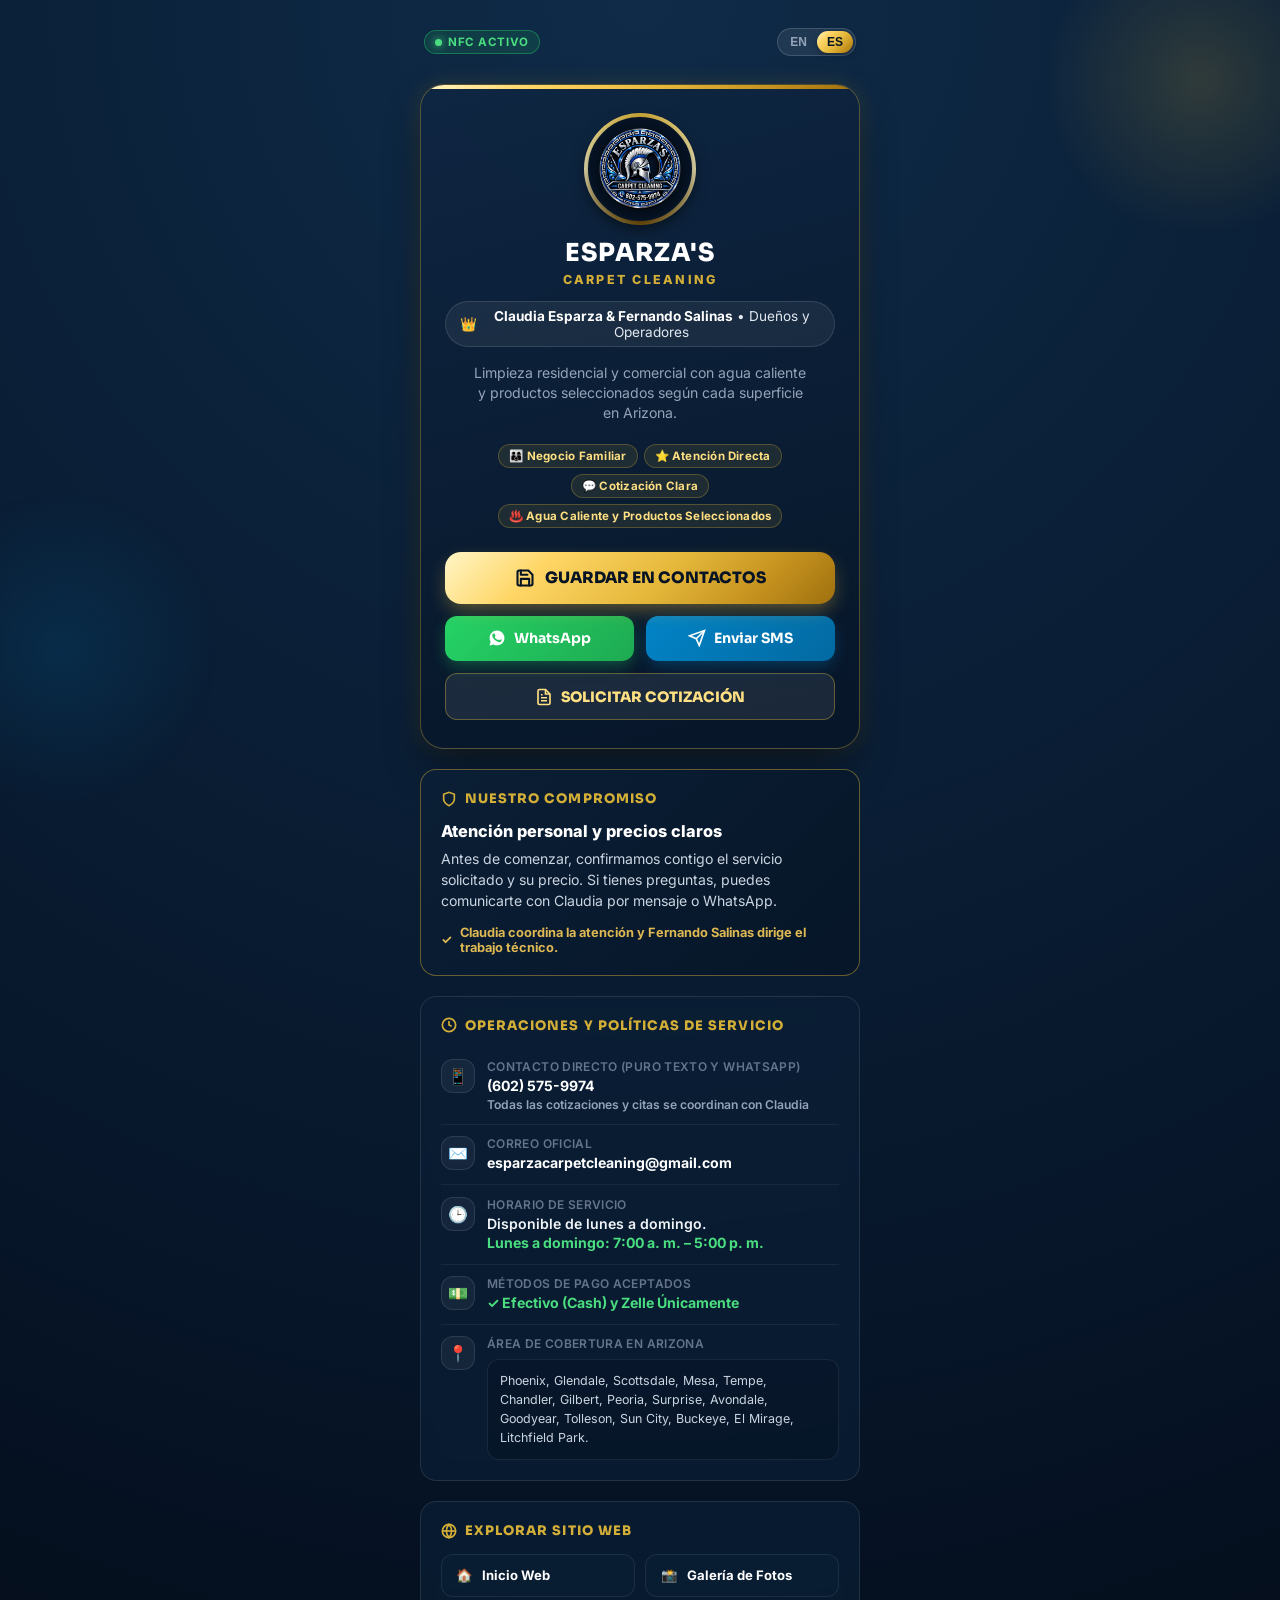
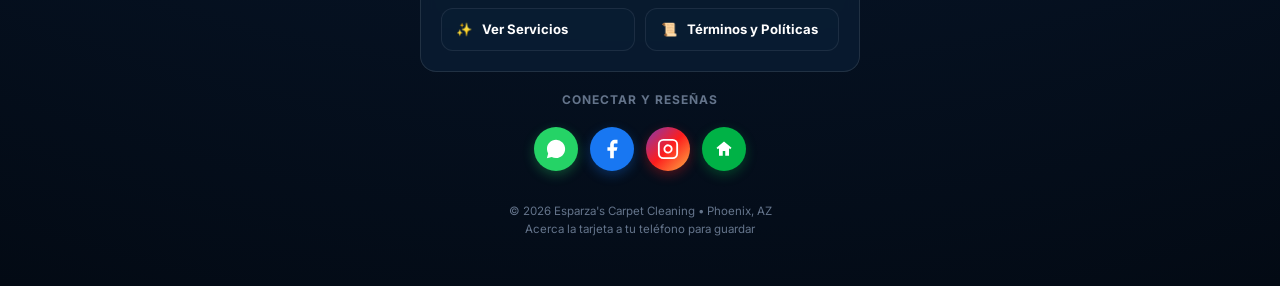
<file: nfc.html>
<!DOCTYPE html>
<html lang="es">
<head>
  <meta charset="UTF-8">
  <meta name="viewport" content="width=device-width, initial-scale=1.0, maximum-scale=1.0, user-scalable=no">
  <title>Esparza's Carpet Cleaning | Tarjeta Digital NFC</title>
  <meta name="description" content="Tarjeta de presentación digital NFC oficial de Esparza's Carpet Cleaning en Phoenix, AZ. Claudia & Fernando Esparza. Contacto directo por WhatsApp y Texto.">
  <link rel="icon" type="image/png" href="assets/images/logo-spartan.png">
  <link rel="preconnect" href="https://fonts.googleapis.com">
  <link rel="preconnect" href="https://fonts.gstatic.com" crossorigin>
  <link href="https://fonts.googleapis.com/css2?family=Montserrat:wght@400;600;700;800;900&family=Sora:wght@400;600;700;800;900&family=Inter:wght@400;500;600;700&display=swap" rel="stylesheet">
  
  <style>
    /* ==========================================================================
       NFC DIGITAL BUSINESS CARD - ESPARZA'S CARPET CLEANING
       ========================================================================== */
    :root {
      --bg-dark: #061325;
      --bg-card: #0B1F36;
      --bg-card-light: #133256;
      --color-gold: #D4AF37;
      --color-gold-bright: #FFE082;
      --color-gold-dark: #997819;
      --gold-gradient: linear-gradient(135deg, #FFF6C7 0%, #FFD666 25%, #E5B83B 55%, #C4911E 80%, #9E700F 100%);
      --color-whatsapp: #25D366;
      --color-sms: #0284C7;
      --color-text-white: #FFFFFF;
      --color-text-muted: #94A3B8;
      --color-text-dim: #64748B;
      --radius-xl: 24px;
      --radius-lg: 16px;
      --radius-md: 12px;
      --radius-pill: 9999px;
      --shadow-card: 0 20px 40px -10px rgba(0, 0, 0, 0.6), 0 0 25px rgba(212, 175, 55, 0.15);
      --font-heading: 'Sora', 'Montserrat', sans-serif;
      --font-body: 'Inter', sans-serif;
    }

    * {
      box-sizing: border-box;
      margin: 0;
      padding: 0;
      -webkit-tap-highlight-color: transparent;
    }

    body {
      font-family: var(--font-body);
      background: radial-gradient(circle at 50% 0%, #0F2B48 0%, #061325 75%, #030A14 100%);
      color: var(--color-text-white);
      min-height: 100vh;
      display: flex;
      flex-direction: column;
      align-items: center;
      padding: 1.25rem 1rem 3rem 1rem;
      position: relative;
      overflow-x: hidden;
    }

    /* Ambient Glow Orbs */
    .ambient-glow {
      position: fixed;
      width: 320px;
      height: 320px;
      border-radius: 50%;
      background: radial-gradient(circle, rgba(212, 175, 55, 0.18) 0%, transparent 70%);
      pointer-events: none;
      z-index: 0;
    }
    .glow-1 { top: -80px; right: -80px; }
    .glow-2 { bottom: 10%; left: -100px; background: radial-gradient(circle, rgba(2, 132, 199, 0.15) 0%, transparent 70%); }

    /* Card Wrapper (Standard Mobile Phone Profile Width) */
    .nfc-container {
      width: 100%;
      max-width: 440px;
      position: relative;
      z-index: 1;
      display: flex;
      flex-direction: column;
      gap: 1.25rem;
    }

    /* Top Utility Bar (Lang switch, NFC indicator, Share) */
    .top-bar {
      display: flex;
      justify-content: space-between;
      align-items: center;
      padding: 0.5rem 0.25rem;
    }

    .nfc-live-badge {
      display: inline-flex;
      align-items: center;
      gap: 6px;
      background: rgba(37, 211, 102, 0.12);
      border: 1px solid rgba(37, 211, 102, 0.4);
      padding: 4px 10px;
      border-radius: var(--radius-pill);
      font-size: 0.72rem;
      font-weight: 700;
      color: #4ADE80;
      letter-spacing: 0.05em;
      text-transform: uppercase;
    }
    .nfc-pulse-dot {
      width: 7px;
      height: 7px;
      border-radius: 50%;
      background: #4ADE80;
      box-shadow: 0 0 8px #4ADE80;
      animation: pulse 1.8s infinite;
    }
    @keyframes pulse {
      0%, 100% { opacity: 1; transform: scale(1); }
      50% { opacity: 0.4; transform: scale(1.3); }
    }

    .top-actions {
      display: flex;
      align-items: center;
      gap: 8px;
    }

    /* Language Toggle Switch */
    .lang-switcher {
      display: inline-flex;
      background: rgba(255, 255, 255, 0.08);
      border: 1px solid rgba(255, 255, 255, 0.15);
      border-radius: var(--radius-pill);
      padding: 2px;
    }
    .lang-btn {
      background: transparent;
      border: none;
      color: var(--color-text-muted);
      font-size: 0.75rem;
      font-weight: 700;
      padding: 4px 10px;
      border-radius: var(--radius-pill);
      cursor: pointer;
      transition: all 0.2s ease;
    }
    .lang-btn.active {
      background: var(--gold-gradient);
      color: #061325;
      box-shadow: 0 2px 6px rgba(0, 0, 0, 0.3);
    }

    /* ==========================================================================
       MAIN DIGITAL CARD HERO
       ========================================================================== */
    .main-card {
      background: linear-gradient(165deg, rgba(15, 38, 66, 0.95) 0%, rgba(7, 22, 40, 0.98) 100%);
      border: 1.5px solid rgba(212, 175, 55, 0.35);
      border-radius: var(--radius-xl);
      padding: 2rem 1.5rem 1.75rem 1.5rem;
      box-shadow: var(--shadow-card);
      position: relative;
      overflow: hidden;
      text-align: center;
      backdrop-filter: blur(12px);
    }
    .main-card::before {
      content: '';
      position: absolute;
      top: 0;
      left: 0;
      right: 0;
      height: 4px;
      background: var(--gold-gradient);
    }

    /* Spartan Shield Logo */
    .logo-badge-container {
      position: relative;
      width: 104px;
      height: 104px;
      margin: 0 auto 1.15rem auto;
    }
    .logo-ring {
      position: absolute;
      inset: -4px;
      border-radius: 50%;
      background: conic-gradient(from 0deg, #D4AF37, #FFF5C0, #9E700F, #FFF5C0, #D4AF37);
      animation: rotateRing 14s linear infinite;
    }
    @keyframes rotateRing {
      from { transform: rotate(0deg); }
      to { transform: rotate(360deg); }
    }
    .logo-avatar {
      position: relative;
      width: 100%;
      height: 100%;
      border-radius: 50%;
      background: #061325;
      display: flex;
      align-items: center;
      justify-content: center;
      overflow: hidden;
      padding: 8px;
      border: 3px solid #061325;
      box-shadow: 0 6px 16px rgba(0,0,0,0.6);
    }
    .logo-avatar img {
      width: 100%;
      height: 100%;
      object-fit: contain;
      filter: drop-shadow(0 2px 8px rgba(0,0,0,0.6));
    }

    .brand-title {
      font-family: var(--font-heading);
      font-size: 1.55rem;
      font-weight: 900;
      letter-spacing: 0.04em;
      line-height: 1.15;
      color: #FFFFFF;
      text-transform: uppercase;
      margin-bottom: 0.25rem;
    }
    .brand-sub {
      font-size: 0.78rem;
      font-weight: 800;
      color: var(--color-gold);
      letter-spacing: 0.18em;
      text-transform: uppercase;
      margin-bottom: 0.85rem;
    }

    /* Owners & Role */
    .owners-pill {
      display: inline-flex;
      align-items: center;
      gap: 6px;
      background: rgba(255, 255, 255, 0.06);
      border: 1px solid rgba(255, 255, 255, 0.12);
      padding: 6px 14px;
      border-radius: var(--radius-pill);
      font-size: 0.85rem;
      color: #E2E8F0;
      margin-bottom: 1rem;
    }
    .owners-pill strong {
      color: #FFFFFF;
    }

    .tagline-text {
      font-size: 0.88rem;
      color: var(--color-text-muted);
      line-height: 1.45;
      margin-bottom: 1.25rem;
      max-width: 340px;
      margin-left: auto;
      margin-right: auto;
    }

    /* Trust Chips */
    .trust-chips-row {
      display: flex;
      flex-wrap: wrap;
      justify-content: center;
      gap: 6px;
      margin-bottom: 1.5rem;
    }
    .trust-chip {
      background: rgba(212, 175, 55, 0.1);
      border: 1px solid rgba(212, 175, 55, 0.3);
      color: var(--color-gold-bright);
      padding: 4px 10px;
      border-radius: var(--radius-pill);
      font-size: 0.72rem;
      font-weight: 700;
      letter-spacing: 0.02em;
    }

    /* Primary Action Buttons */
    .actions-grid {
      display: flex;
      flex-direction: column;
      gap: 0.75rem;
    }

    /* Big Gold VCF Download Button */
    .btn-save-vcard {
      background: var(--gold-gradient);
      color: #061325;
      font-family: var(--font-heading);
      font-size: 0.98rem;
      font-weight: 800;
      padding: 1rem 1.25rem;
      border-radius: var(--radius-lg);
      border: none;
      cursor: pointer;
      display: flex;
      align-items: center;
      justify-content: center;
      gap: 10px;
      text-decoration: none;
      box-shadow: 0 8px 20px -4px rgba(229, 184, 59, 0.45);
      transition: all 0.25s ease;
      position: relative;
      overflow: hidden;
    }
    .btn-save-vcard:active {
      transform: scale(0.98);
      box-shadow: 0 4px 12px rgba(229, 184, 59, 0.3);
    }
    .btn-save-vcard::after {
      content: '';
      position: absolute;
      top: 0;
      left: -100%;
      width: 60%;
      height: 100%;
      background: linear-gradient(90deg, transparent, rgba(255, 255, 255, 0.4), transparent);
      animation: shimmerBtn 3.5s infinite;
    }
    @keyframes shimmerBtn {
      0% { left: -100%; }
      30%, 100% { left: 140%; }
    }

    /* Fast Communication Buttons (WhatsApp & SMS) */
    .btn-row-dual {
      display: grid;
      grid-template-columns: 1fr 1fr;
      gap: 0.75rem;
    }
    .btn-action-wa {
      background: linear-gradient(135deg, #25D366 0%, #1EAA52 100%);
      color: #FFFFFF;
      font-family: var(--font-heading);
      font-size: 0.88rem;
      font-weight: 700;
      padding: 0.85rem 1rem;
      border-radius: var(--radius-md);
      display: flex;
      align-items: center;
      justify-content: center;
      gap: 8px;
      text-decoration: none;
      box-shadow: 0 6px 16px -2px rgba(37, 211, 102, 0.35);
      transition: transform 0.2s ease;
    }
    .btn-action-sms {
      background: linear-gradient(135deg, #0284C7 0%, #0369A1 100%);
      color: #FFFFFF;
      font-family: var(--font-heading);
      font-size: 0.88rem;
      font-weight: 700;
      padding: 0.85rem 1rem;
      border-radius: var(--radius-md);
      display: flex;
      align-items: center;
      justify-content: center;
      gap: 8px;
      text-decoration: none;
      box-shadow: 0 6px 16px -2px rgba(2, 132, 199, 0.35);
      transition: transform 0.2s ease;
    }
    .btn-action-wa:active, .btn-action-sms:active {
      transform: scale(0.97);
    }

    /* Request Service CTA */
    .btn-action-quote {
      background: rgba(255, 255, 255, 0.08);
      border: 1.5px solid rgba(212, 175, 55, 0.4);
      color: var(--color-gold-bright);
      font-family: var(--font-heading);
      font-size: 0.9rem;
      font-weight: 800;
      padding: 0.85rem 1rem;
      border-radius: var(--radius-md);
      display: flex;
      align-items: center;
      justify-content: center;
      gap: 8px;
      text-decoration: none;
      transition: all 0.2s ease;
    }
    .btn-action-quote:hover {
      background: rgba(212, 175, 55, 0.15);
      border-color: var(--color-gold);
    }

    /* ==========================================================================
       ESSENTIAL INFO SECTION (POLICIES, HOURS, PAYMENT, COVERAGE)
       ========================================================================== */
    .info-card {
      background: rgba(11, 31, 54, 0.7);
      border: 1px solid rgba(255, 255, 255, 0.1);
      border-radius: var(--radius-lg);
      padding: 1.25rem;
      backdrop-filter: blur(8px);
    }
    .info-card-title {
      font-family: var(--font-heading);
      font-size: 0.82rem;
      font-weight: 800;
      letter-spacing: 0.08em;
      text-transform: uppercase;
      color: var(--color-gold);
      margin-bottom: 0.9rem;
      display: flex;
      align-items: center;
      gap: 8px;
    }

    .info-item-row {
      display: flex;
      align-items: flex-start;
      gap: 12px;
      padding: 0.7rem 0;
      border-bottom: 1px solid rgba(255, 255, 255, 0.06);
    }
    .info-item-row:last-child {
      border-bottom: none;
      padding-bottom: 0;
    }
    .info-icon-badge {
      width: 34px;
      height: 34px;
      border-radius: var(--radius-md);
      background: rgba(255, 255, 255, 0.05);
      border: 1px solid rgba(255, 255, 255, 0.1);
      display: flex;
      align-items: center;
      justify-content: center;
      flex-shrink: 0;
      color: var(--color-gold);
      font-size: 1rem;
    }
    .info-content {
      flex: 1;
    }
    .info-label {
      font-size: 0.75rem;
      color: var(--color-text-dim);
      font-weight: 600;
      text-transform: uppercase;
      letter-spacing: 0.03em;
      margin-bottom: 2px;
    }
    .info-value {
      font-size: 0.88rem;
      color: #F1F5F9;
      font-weight: 600;
      line-height: 1.4;
    }
    .info-highlight {
      color: #4ADE80;
      font-weight: 700;
    }
    .info-closed {
      color: #F87171;
      font-weight: 700;
    }

    /* Cities Pill Carousel / Box */
    .cities-box {
      background: rgba(6, 19, 37, 0.5);
      border: 1px solid rgba(255, 255, 255, 0.08);
      border-radius: var(--radius-md);
      padding: 0.75rem;
      margin-top: 0.5rem;
      font-size: 0.78rem;
      line-height: 1.5;
      color: #CBD5E1;
    }

    /* Links Grid (Website, Gallery, Terms) */
    .quick-links-grid {
      display: grid;
      grid-template-columns: 1fr 1fr;
      gap: 0.65rem;
    }
    .quick-link-btn {
      background: rgba(11, 31, 54, 0.6);
      border: 1px solid rgba(255, 255, 255, 0.08);
      border-radius: var(--radius-md);
      padding: 0.8rem 0.9rem;
      display: flex;
      align-items: center;
      gap: 10px;
      color: #FFFFFF;
      text-decoration: none;
      font-size: 0.82rem;
      font-weight: 700;
      transition: all 0.2s ease;
    }
    .quick-link-btn:hover {
      background: rgba(212, 175, 55, 0.12);
      border-color: rgba(212, 175, 55, 0.35);
      color: var(--color-gold-bright);
    }
    .quick-link-icon {
      color: var(--color-gold);
      flex-shrink: 0;
    }

    /* Social Icons Row */
    .social-row {
      display: flex;
      justify-content: center;
      gap: 12px;
      padding: 0.5rem 0;
    }
    .social-btn {
      width: 44px;
      height: 44px;
      border-radius: 50%;
      display: flex;
      align-items: center;
      justify-content: center;
      text-decoration: none;
      transition: transform 0.2s ease, box-shadow 0.2s ease;
    }
    .social-btn:active {
      transform: scale(0.92);
    }
    .soc-wa { background: #25D366; color: #FFF; box-shadow: 0 4px 12px rgba(37, 211, 102, 0.3); }
    .soc-fb { background: #1877F2; color: #FFF; box-shadow: 0 4px 12px rgba(24, 119, 242, 0.3); }
    .soc-ig { background: linear-gradient(135deg, #833ab4, #fd1d1d, #fcb045); color: #FFF; box-shadow: 0 4px 12px rgba(253, 29, 29, 0.3); }
    .soc-nd { background: #00B246; color: #FFF; font-weight: 900; font-size: 19px; box-shadow: 0 4px 12px rgba(0, 178, 70, 0.3); font-family: sans-serif; }

    /* Footer text */
    .footer-note {
      text-align: center;
      font-size: 0.72rem;
      color: var(--color-text-dim);
      line-height: 1.5;
    }

    /* Toast notification */
    .toast-msg {
      position: fixed;
      bottom: 24px;
      left: 50%;
      transform: translateX(-50%) translateY(100px);
      background: #0B1F36;
      border: 1.5px solid var(--color-gold);
      color: #FFFFFF;
      padding: 10px 20px;
      border-radius: var(--radius-pill);
      font-size: 0.85rem;
      font-weight: 700;
      box-shadow: 0 10px 25px rgba(0,0,0,0.5);
      z-index: 200;
      opacity: 0;
      transition: all 0.3s cubic-bezier(0.175, 0.885, 0.32, 1.275);
      pointer-events: none;
    }
    .toast-msg.show {
      transform: translateX(-50%) translateY(0);
      opacity: 1;
    }
  </style>
</head>
<body>

  <!-- Ambient background glow elements -->
  <div class="ambient-glow glow-1"></div>
  <div class="ambient-glow glow-2"></div>

  <div class="nfc-container">

    <!-- Top Utility Bar -->
    <header class="top-bar">
      <div class="nfc-live-badge" title="NFC Tag Connected">
        <span class="nfc-pulse-dot"></span>
        <span id="txt-nfc-active">NFC ACTIVE</span>
      </div>

      <div class="top-actions">
        <!-- Language Switcher -->
        <div class="lang-switcher">
          <button type="button" class="lang-btn active" id="btn-lang-en" onclick="setCardLang('en')">EN</button>
          <button type="button" class="lang-btn" id="btn-lang-es" onclick="setCardLang('es')">ES</button>
        </div>
      </div>
    </header>

    <!-- DIGITAL CARD PROFILE -->
    <div id="digital-card-view">
      
      <!-- MAIN HERO CARD -->
      <main class="main-card">
        <!-- Spartan Shield Avatar -->
        <div class="logo-badge-container">
          <div class="logo-ring"></div>
          <div class="logo-avatar">
            <img src="assets/images/logo-spartan.png" alt="Esparza's Carpet Cleaning Spartan Shield Logo">
          </div>
        </div>

        <h1 class="brand-title">ESPARZA'S</h1>
        <div class="brand-sub">CARPET CLEANING</div>

        <div class="owners-pill">
          <span>👑</span>
          <span id="txt-owners"><strong>Claudia Esparza &amp; Fernando Salinas</strong> • Dueños y Operadores</span>
        </div>

        <p class="tagline-text" id="txt-tagline">
          Limpieza residencial y comercial por inyección y extracción con agua caliente y productos seleccionados según cada superficie en Arizona.
        </p>

        <!-- Trust Chips -->
        <div class="trust-chips-row">
          <span class="trust-chip" id="chip-family">👨‍👩‍👦 Negocio Familiar</span>
          <span class="trust-chip" id="chip-direct">⭐ Atención Directa</span>
          <span class="trust-chip" id="chip-pricing">💬 Cotización Clara</span>
          <span class="trust-chip" id="chip-steam">💧 Inyección y Extracción</span>
        </div>

        <!-- FAST ACTIONS -->
        <div class="actions-grid">
          <!-- 1. SAVE CONTACT BUTTON (vCard .VCF) -->
          <button type="button" class="btn-save-vcard" onclick="downloadVCard()">
            <svg width="20" height="20" viewBox="0 0 24 24" fill="none" stroke="currentColor" stroke-width="2.5" stroke-linecap="round" stroke-linejoin="round">
              <path d="M19 21H5a2 2 0 0 1-2-2V5a2 2 0 0 1 2-2h11l5 5v11a2 2 0 0 1-2 2z"></path>
              <polyline points="17 21 17 13 7 13 7 21"></polyline>
              <polyline points="7 3 7 8 15 8"></polyline>
            </svg>
            <span id="btn-save-txt">GUARDAR EN CONTACTOS</span>
          </button>

          <!-- 2. WHATSAPP & SMS (PURE TEXT - NO CALL BUTTONS) -->
          <div class="btn-row-dual">
            <a href="https://wa.me/16025759974?text=Hola%20Claudia,%20me%20gustar%C3%ADa%20cotizar%20un%20servicio%20con%20Esparza's%20Carpet%20Cleaning." target="_blank" rel="noopener" class="btn-action-wa" id="btn-wa">
              <svg width="18" height="18" viewBox="0 0 24 24" fill="currentColor">
                <path d="M12.04 2c-5.46 0-9.91 4.45-9.91 9.91 0 1.75.46 3.45 1.32 4.95L2.05 22l5.25-1.38c1.45.79 3.08 1.21 4.74 1.21 5.46 0 9.91-4.45 9.91-9.91 0-2.65-1.03-5.14-2.9-7.01A9.82 9.82 0 0 0 12.04 2zm5.78 14.16c-.24.68-1.4 1.3-1.98 1.38-.5.08-1.15.1-1.87-.13-.44-.14-1.01-.33-1.75-.65-3.11-1.35-5.12-4.51-5.28-4.72-.15-.2-1.27-1.69-1.27-3.22 0-1.53.81-2.28 1.09-2.59.28-.31.61-.39.82-.39.2 0 .41 0 .59.01.19.01.45-.08.7.54.27.63.91 2.23.99 2.39.08.17.13.36.03.56-.1.2-.15.33-.31.51-.15.18-.33.4-.47.54-.15.15-.32.32-.14.63.18.31.79 1.31 1.7 2.12 1.17 1.04 2.15 1.36 2.46 1.51.31.15.49.13.67-.08.18-.2.77-.9 1-.21.2.31.41.26.68.15.27-.1 1.7-.8 2-1 .3-.15.49-.23.56-.35.08-.13.08-.73-.16-1.41z"/>
              </svg>
              <span>WhatsApp</span>
            </a>

            <a href="sms:16025759974" class="btn-action-sms" id="btn-sms">
              <svg width="18" height="18" viewBox="0 0 24 24" fill="none" stroke="currentColor" stroke-width="2.2">
                <line x1="22" y1="2" x2="11" y2="13"></line>
                <polygon points="22 2 15 22 11 13 2 9 22 2"></polygon>
              </svg>
              <span id="btn-sms-txt">Enviar SMS</span>
            </a>
          </div>

          <!-- 3. REQUEST SERVICE FORM -->
          <a href="solicitud.html" class="btn-action-quote">
            <svg width="18" height="18" viewBox="0 0 24 24" fill="none" stroke="currentColor" stroke-width="2.2">
              <path d="M14 2H6a2 2 0 0 0-2 2v16a2 2 0 0 0 2 2h12a2 2 0 0 0 2-2V8z"></path>
              <polyline points="14 2 14 8 20 8"></polyline>
              <line x1="16" y1="13" x2="8" y2="13"></line>
              <line x1="16" y1="17" x2="8" y2="17"></line>
              <polyline points="10 9 9 9 8 9"></polyline>
            </svg>
            <span id="btn-quote-txt">SOLICITAR COTIZACIÓN</span>
          </a>
        </div>
      </main>

      <!-- OUR COMMITMENT CARD -->
      <section class="info-card" style="margin-top: 1.25rem; border: 1px solid rgba(212, 175, 55, 0.45); background: linear-gradient(135deg, rgba(11,31,54,0.95), rgba(7,22,40,0.95));">
        <div class="info-card-title" style="color: #D4AF37;">
          <svg width="16" height="16" viewBox="0 0 24 24" fill="none" stroke="currentColor" stroke-width="2.5"><path d="M12 22s8-4 8-10V5l-8-3-8 3v7c0 6 8 10 8 10z"/></svg>
          <span id="sec-title-com">NUESTRO COMPROMISO</span>
        </div>
        <div style="font-weight: 800; font-size: 1.02rem; color: #FFFFFF; margin-bottom: 0.4rem;" id="txt-com-subtitle">
          Atención personal y precios claros
        </div>
        <p style="font-size: 0.88rem; color: #CBD5E1; line-height: 1.5; margin-bottom: 0.85rem;" id="txt-com-desc">
          Antes de comenzar, confirmamos contigo el servicio solicitado y su precio. Si tienes preguntas, puedes comunicarte con Claudia por mensaje o WhatsApp.
        </p>
        <div style="display: flex; align-items: center; gap: 0.5rem; font-size: 0.8rem; color: #DEB853; font-weight: 700;">
          <span>✓</span>
          <span id="txt-com-owners">Claudia coordina la atención y Fernando Salinas dirige el trabajo técnico.</span>
        </div>
      </section>

      <!-- KEY OPERATIONAL DETAILS CARD -->
      <section class="info-card" style="margin-top: 1.25rem;">
        <div class="info-card-title">
          <svg width="16" height="16" viewBox="0 0 24 24" fill="none" stroke="currentColor" stroke-width="2.5"><circle cx="12" cy="12" r="10"></circle><polyline points="12 6 12 12 16 14"></polyline></svg>
          <span id="sec-title-ops">OPERATIONS &amp; SERVICE POLICIES</span>
        </div>

        <!-- Phone / Text Only -->
        <div class="info-item-row">
          <div class="info-icon-badge">📱</div>
          <div class="info-content">
            <div class="info-label" id="lbl-contact-chan">Direct Contact (Pure Text &amp; WhatsApp)</div>
            <div class="info-value">
              <a href="https://wa.me/16025759974" style="color: #FFF; font-weight: 700; text-decoration: none;">(602) 575-9974</a>
              <span style="display: block; font-size: 0.76rem; color: #94A3B8;" id="txt-contact-note">All quotes and schedules coordinated with Claudia</span>
            </div>
          </div>
        </div>

        <!-- Official Email -->
        <div class="info-item-row">
          <div class="info-icon-badge">✉️</div>
          <div class="info-content">
            <div class="info-label" id="lbl-email">Official Email</div>
            <div class="info-value">
              <a href="mailto:esparzacarpetcleaning@gmail.com" style="color: #FFF; font-weight: 700; text-decoration: none; word-break: break-all;">esparzacarpetcleaning@gmail.com</a>
            </div>
          </div>
        </div>

        <!-- Working Hours (7 Days a Week) -->
        <div class="info-item-row">
          <div class="info-icon-badge">🕒</div>
          <div class="info-content">
            <div class="info-label" id="lbl-hours">HORARIO DE SERVICIO</div>
            <div class="info-value">
              <span id="txt-hours-open">Disponible de lunes a domingo.</span><br>
              <span class="info-highlight" id="txt-hours-tue">Lunes a domingo: 7:00 a. m. – 5:00 p. m.</span>
            </div>
          </div>
        </div>

        <!-- Payment Methods (Cash & Zelle ONLY) -->
        <div class="info-item-row">
          <div class="info-icon-badge">💵</div>
          <div class="info-content">
            <div class="info-label" id="lbl-pay">Accepted Payment Methods</div>
            <div class="info-value">
              <span class="info-highlight" id="txt-pay-methods">✓ Cash &amp; Zelle Only</span>
            </div>
          </div>
        </div>

        <!-- Valley Coverage Area -->
        <div class="info-item-row">
          <div class="info-icon-badge">📍</div>
          <div class="info-content">
            <div class="info-label" id="lbl-cov">Phoenix Metropolitan Service Area</div>
            <div class="cities-box" id="txt-cities">
              Phoenix, Glendale, Scottsdale, Mesa, Tempe, Chandler, Gilbert, Peoria, Surprise, Avondale, Goodyear, Tolleson, Sun City, Buckeye, El Mirage, Litchfield Park.
            </div>
          </div>
        </div>
      </section>

      <!-- QUICK NAVIGATION LINKS -->
      <section class="info-card" style="margin-top: 1.25rem;">
        <div class="info-card-title">
          <svg width="16" height="16" viewBox="0 0 24 24" fill="none" stroke="currentColor" stroke-width="2.5"><circle cx="12" cy="12" r="10"></circle><line x1="2" y1="12" x2="22" y2="12"></line><path d="M12 2a15.3 15.3 0 0 1 4 10 15.3 15.3 0 0 1-4 10 15.3 15.3 0 0 1-4-10 15.3 15.3 0 0 1 4-10z"></path></svg>
          <span id="sec-title-links">EXPLORE WEBSITE</span>
        </div>

        <div class="quick-links-grid">
          <a href="index.html" class="quick-link-btn">
            <span class="quick-link-icon">🏠</span>
            <span id="lnk-home">Full Home</span>
          </a>
          <a href="galeria.html" class="quick-link-btn">
            <span class="quick-link-icon">📸</span>
            <span id="lnk-gal">Photo Gallery</span>
          </a>
          <a href="servicios.html" class="quick-link-btn">
            <span class="quick-link-icon">✨</span>
            <span id="lnk-srv">All Services</span>
          </a>
          <a href="terminos.html" class="quick-link-btn">
            <span class="quick-link-icon">📜</span>
            <span id="lnk-terms">Terms &amp; Policies</span>
          </a>
        </div>
      </section>

      <!-- SOCIAL PROFILES -->
      <section style="margin-top: 1.25rem; text-align: center;">
        <div style="font-size: 0.75rem; color: var(--color-text-dim); text-transform: uppercase; font-weight: 700; letter-spacing: 0.08em; margin-bottom: 0.75rem;" id="txt-connect">
          CONNECT &amp; REVIEWS
        </div>
        <div class="social-row">
          <a href="https://wa.me/16025759974" target="_blank" rel="noopener" class="social-btn soc-wa" title="WhatsApp Chat">
            <svg width="22" height="22" viewBox="0 0 24 24" fill="currentColor"><path d="M12.04 2c-5.46 0-9.91 4.45-9.91 9.91 0 1.75.46 3.45 1.32 4.95L2.05 22l5.25-1.38c1.45.79 3.08 1.21 4.74 1.21 5.46 0 9.91-4.45 9.91-9.91 0-2.65-1.03-5.14-2.9-7.01A9.82 9.82 0 0 0 12.04 2z"/></svg>
          </a>
          <a href="https://www.facebook.com/profile.php?id=100064240503033" target="_blank" rel="noopener" class="social-btn soc-fb" title="Facebook Page">
            <svg width="22" height="22" viewBox="0 0 24 24" fill="currentColor"><path d="M18 2h-3a5 5 0 0 0-5 5v3H7v4h3v8h4v-8h3l1-4h-4V7a1 1 0 0 1 1-1h3z"/></svg>
          </a>
          <a href="https://www.instagram.com/esparzascarpetcleaning/" target="_blank" rel="noopener" class="social-btn soc-ig" title="Instagram Profile">
            <svg width="22" height="22" viewBox="0 0 24 24" fill="none" stroke="currentColor" stroke-width="2"><rect x="2" y="2" width="20" height="20" rx="5"></rect><path d="M16 11.37A4 4 0 1 1 12.63 8 4 4 0 0 1 16 11.37z"></path><line x1="17.5" y1="6.5" x2="17.51" y2="6.5"></line></svg>
          </a>
          <a href="https://nextdoor.com/p/mX83Z37mKYBD?utm_source=share&extras=Nzg4Njc4OTg%3D&utm_campaign=1791676445756&share_action_id=611f7eae-e75b-40b3-85cc-25ce50546664" target="_blank" rel="noopener" class="social-btn soc-nd" title="Nextdoor Phoenix">
            <svg width="20" height="20" viewBox="0 0 24 24" fill="currentColor" aria-hidden="true"><path d="M12 3l9 7.5-1.5 1.8L18 11v9h-4.5v-5.5h-3V20H6v-9l-1.5 1.3L3 10.5 12 3z"/></svg>
          </a>
        </div>
      </section>

      <!-- FOOTER COPYRIGHT -->
      <footer class="footer-note" style="margin-top: 1.5rem;">
        &copy; <span id="cur-year">2026</span> Esparza's Carpet Cleaning • Phoenix, AZ<br>
        <span id="txt-footer-tap">Tap card or scan QR to save profile</span>
      </footer>

    </div>

  </div>

  <!-- Toast Notification Pop -->
  <div class="toast-msg" id="toast">Contacto guardado</div>

  <!-- ========================================================================
       JAVASCRIPT LOGIC & BILINGUAL DICTIONARY
       ======================================================================== -->
  <script>
    // Current year
    document.getElementById('cur-year').textContent = new Date().getFullYear();

    // Bilingual Data
    const CARD_I18N = {
      en: {
        nfcActive: "NFC ACTIVE",
        owners: "<strong>Claudia Esparza & Fernando Salinas</strong> • Founders & Operators",
        tagline: "Deep residential & commercial hot water extraction with selected products for your home or business in Arizona.",
        chipFamily: "👨‍👩‍👦 Family-Owned",
        chipDirect: "⭐ Direct Owner Care",
        chipPricing: "💬 Clear Quotes",
        chipSteam: "♨️ Hot Water & Selected Products",
        btnSave: "SAVE TO CONTACTS",
        btnSms: "Send SMS",
        btnQuote: "REQUEST A QUOTE",
        secCom: "OUR COMMITMENT",
        comSubtitle: "Personal attention and clear pricing",
        comDesc: "Before starting, we confirm the requested service and its price with you. If you have questions, you can contact Claudia by text or WhatsApp.",
        comOwners: "Claudia coordinates customer care and Fernando Salinas directs the technical work.",
        secOps: "OPERATIONS & SERVICE POLICIES",
        lblContact: "Direct Contact (Pure Text & WhatsApp)",
        contactNote: "All quotes and schedules coordinated with Claudia",
        lblEmail: "Official Email",
        lblHours: "SERVICE HOURS",
        hoursOpen: "Available Monday through Sunday.",
        hoursTue: "Monday to Sunday: 7:00 AM – 5:00 PM",
        lblPay: "Accepted Payment Methods",
        payMethods: "✓ Cash & Zelle Only",
        lblCov: "Arizona Service Area",
        cities: "Phoenix, Glendale, Scottsdale, Mesa, Tempe, Chandler, Gilbert, Peoria, Surprise, Avondale, Goodyear, Tolleson, Sun City, Buckeye, El Mirage, Litchfield Park.",
        secLinks: "EXPLORE WEBSITE",
        lnkHome: "Full Home",
        lnkGal: "Photo Gallery",
        lnkSrv: "All Services",
        lnkTerms: "Terms & Policies",
        connect: "CONNECT & REVIEWS",
        footerTap: "Tap card on phone to save profile",
        vcardToast: "Contact saved! Import into your contacts."
      },
      es: {
        nfcActive: "NFC ACTIVO",
        owners: "<strong>Claudia Esparza & Fernando Salinas</strong> • Dueños y Operadores",
        tagline: "Limpieza residencial y comercial con agua caliente y productos seleccionados según cada superficie en Arizona.",
        chipFamily: "👨‍👩‍👦 Negocio Familiar",
        chipDirect: "⭐ Atención Directa",
        chipPricing: "💬 Cotización Clara",
        chipSteam: "♨️ Agua Caliente y Productos Seleccionados",
        btnSave: "GUARDAR EN CONTACTOS",
        btnSms: "Enviar SMS",
        btnQuote: "SOLICITAR COTIZACIÓN",
        secCom: "NUESTRO COMPROMISO",
        comSubtitle: "Atención personal y precios claros",
        comDesc: "Antes de comenzar, confirmamos contigo el servicio solicitado y su precio. Si tienes preguntas, puedes comunicarte con Claudia por mensaje o WhatsApp.",
        comOwners: "Claudia coordina la atención y Fernando Salinas dirige el trabajo técnico.",
        secOps: "OPERACIONES Y POLÍTICAS DE SERVICIO",
        lblContact: "Contacto Directo (Puro Texto y WhatsApp)",
        contactNote: "Todas las cotizaciones y citas se coordinan con Claudia",
        lblEmail: "Correo Oficial",
        lblHours: "HORARIO DE SERVICIO",
        hoursOpen: "Disponible de lunes a domingo.",
        hoursTue: "Lunes a domingo: 7:00 a. m. – 5:00 p. m.",
        lblPay: "Métodos de Pago Aceptados",
        payMethods: "✓ Efectivo (Cash) y Zelle Únicamente",
        lblCov: "Área de Cobertura en Arizona",
        cities: "Phoenix, Glendale, Scottsdale, Mesa, Tempe, Chandler, Gilbert, Peoria, Surprise, Avondale, Goodyear, Tolleson, Sun City, Buckeye, El Mirage, Litchfield Park.",
        secLinks: "EXPLORAR SITIO WEB",
        lnkHome: "Inicio Web",
        lnkGal: "Galería de Fotos",
        lnkSrv: "Ver Servicios",
        lnkTerms: "Términos y Políticas",
        connect: "CONECTAR Y RESEÑAS",
        footerTap: "Acerca la tarjeta a tu teléfono para guardar",
        vcardToast: "¡Contacto generado! Agrégalo a tu agenda."
      }
    };

    let currentLang = 'en';

    function setCardLang(lang) {
      currentLang = lang;
      const dict = CARD_I18N[lang] || CARD_I18N['en'];
      
      document.getElementById('btn-lang-en').classList.toggle('active', lang === 'en');
      document.getElementById('btn-lang-es').classList.toggle('active', lang === 'es');

      document.getElementById('txt-nfc-active').textContent = dict.nfcActive;
      document.getElementById('txt-owners').innerHTML = dict.owners;
      document.getElementById('txt-tagline').textContent = dict.tagline;
      document.getElementById('chip-family').textContent = dict.chipFamily;
      document.getElementById('chip-direct').textContent = dict.chipDirect;
      document.getElementById('chip-pricing').textContent = dict.chipPricing;
      document.getElementById('chip-steam').textContent = dict.chipSteam;
      document.getElementById('btn-save-txt').textContent = dict.btnSave;
      document.getElementById('btn-sms-txt').textContent = dict.btnSms;
      document.getElementById('btn-quote-txt').textContent = dict.btnQuote;
      if (document.getElementById('sec-title-com')) document.getElementById('sec-title-com').textContent = dict.secCom;
      if (document.getElementById('txt-com-subtitle')) document.getElementById('txt-com-subtitle').textContent = dict.comSubtitle;
      if (document.getElementById('txt-com-desc')) document.getElementById('txt-com-desc').textContent = dict.comDesc;
      if (document.getElementById('txt-com-owners')) document.getElementById('txt-com-owners').textContent = dict.comOwners;
      document.getElementById('sec-title-ops').textContent = dict.secOps;
      document.getElementById('lbl-contact-chan').textContent = dict.lblContact;
      document.getElementById('txt-contact-note').textContent = dict.contactNote;
      document.getElementById('lbl-email').textContent = dict.lblEmail;
      document.getElementById('lbl-hours').textContent = dict.lblHours;
      document.getElementById('txt-hours-open').innerHTML = dict.hoursOpen;
      document.getElementById('txt-hours-tue').textContent = dict.hoursTue;
      document.getElementById('lbl-pay').textContent = dict.lblPay;
      document.getElementById('txt-pay-methods').textContent = dict.payMethods;
      document.getElementById('lbl-cov').textContent = dict.lblCov;
      document.getElementById('sec-title-links').textContent = dict.secLinks;
      document.getElementById('lnk-home').textContent = dict.lnkHome;
      document.getElementById('lnk-gal').textContent = dict.lnkGal;
      document.getElementById('lnk-srv').textContent = dict.lnkSrv;
      document.getElementById('lnk-terms').textContent = dict.lnkTerms;
      document.getElementById('txt-connect').textContent = dict.connect;
      document.getElementById('txt-footer-tap').textContent = dict.footerTap;
    }

    // vCard (.VCF) Generator for iPhone & Android
    function downloadVCard() {
      const currentCardUrl = window.location.href.split('#')[0];
      const vcardData = [
        "BEGIN:VCARD",
        "VERSION:3.0",
        "FN:Claudia Esparza & Fernando Salinas (Esparza's Carpet Cleaning)",
        "N:Esparza;Claudia;;;",
        "ORG:Esparza's Carpet Cleaning",
        "TITLE:Dueños y Operadores",
        "TEL;TYPE=CELL,VOICE,MSG:+16025759974",
        "EMAIL;TYPE=WORK,INTERNET:esparzacarpetcleaning@gmail.com",
        "URL:" + currentCardUrl,
        "ADR;TYPE=WORK:;;Phoenix Metropolitan Area;Phoenix;AZ;;United States",
        "NOTE:Esparza's Carpet Cleaning: Atencion cercana, cotizaciones claras antes de comenzar y servicio cuidadoso para alfombras, salas y colchones en Arizona. Mensajes y WhatsApp al (602) 575-9974. Horario: Disponible de lunes a domingo de 7:00 a. m. a 5:00 p. m.",
        "END:VCARD"
      ].join("\r\n");

      const blob = new Blob([vcardData], { type: "text/vcard;charset=utf-8;" });
      const url = URL.createObjectURL(blob);
      const link = document.createElement("a");
      link.href = url;
      link.setAttribute("download", "Esparzas-Carpet-Cleaning.vcf");
      document.body.appendChild(link);
      link.click();
      document.body.removeChild(link);
      URL.revokeObjectURL(url);

      showToast(CARD_I18N[currentLang].vcardToast);
    }

    // Toast message helper
    function showToast(msg) {
      const toast = document.getElementById('toast');
      toast.textContent = msg;
      toast.classList.add('show');
      setTimeout(() => {
        toast.classList.remove('show');
      }, 2600);
    }

    // Default to Spanish
    setCardLang('es');
  </script>
</body>
</html>
</file>
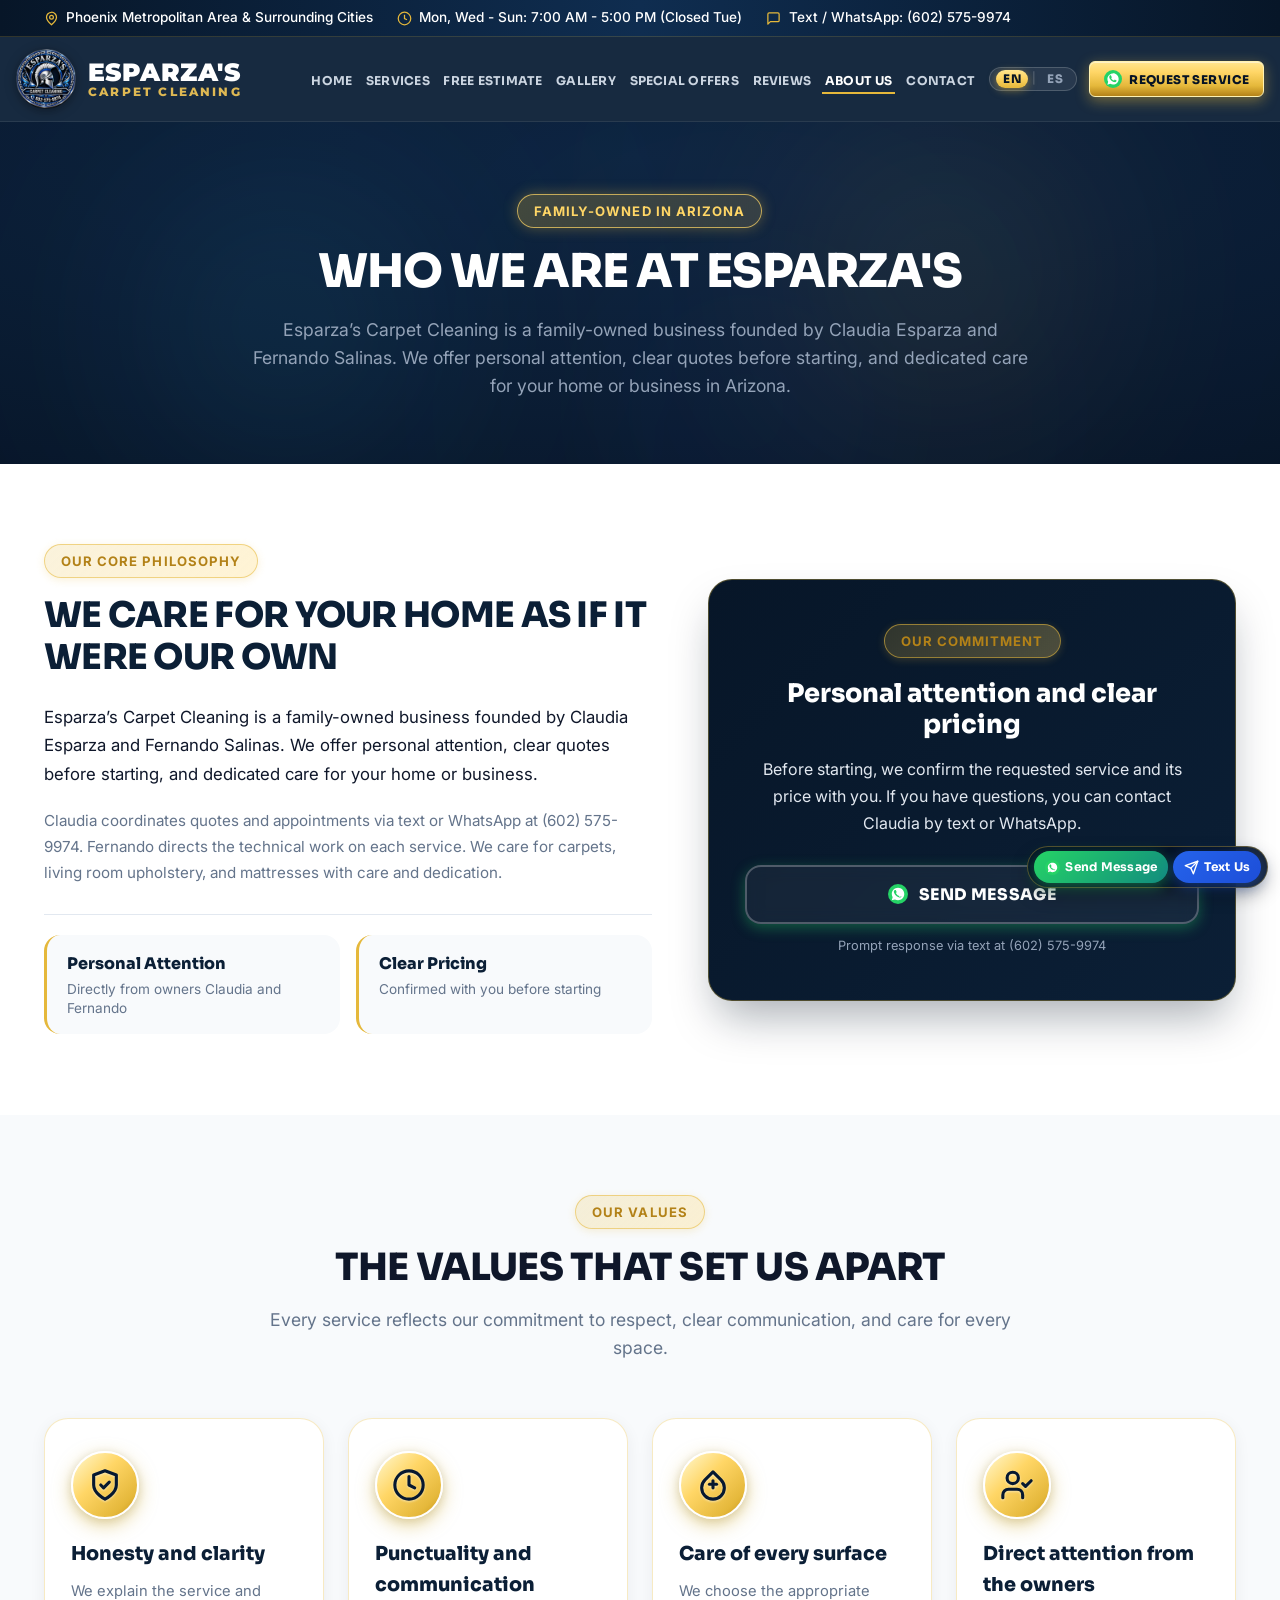
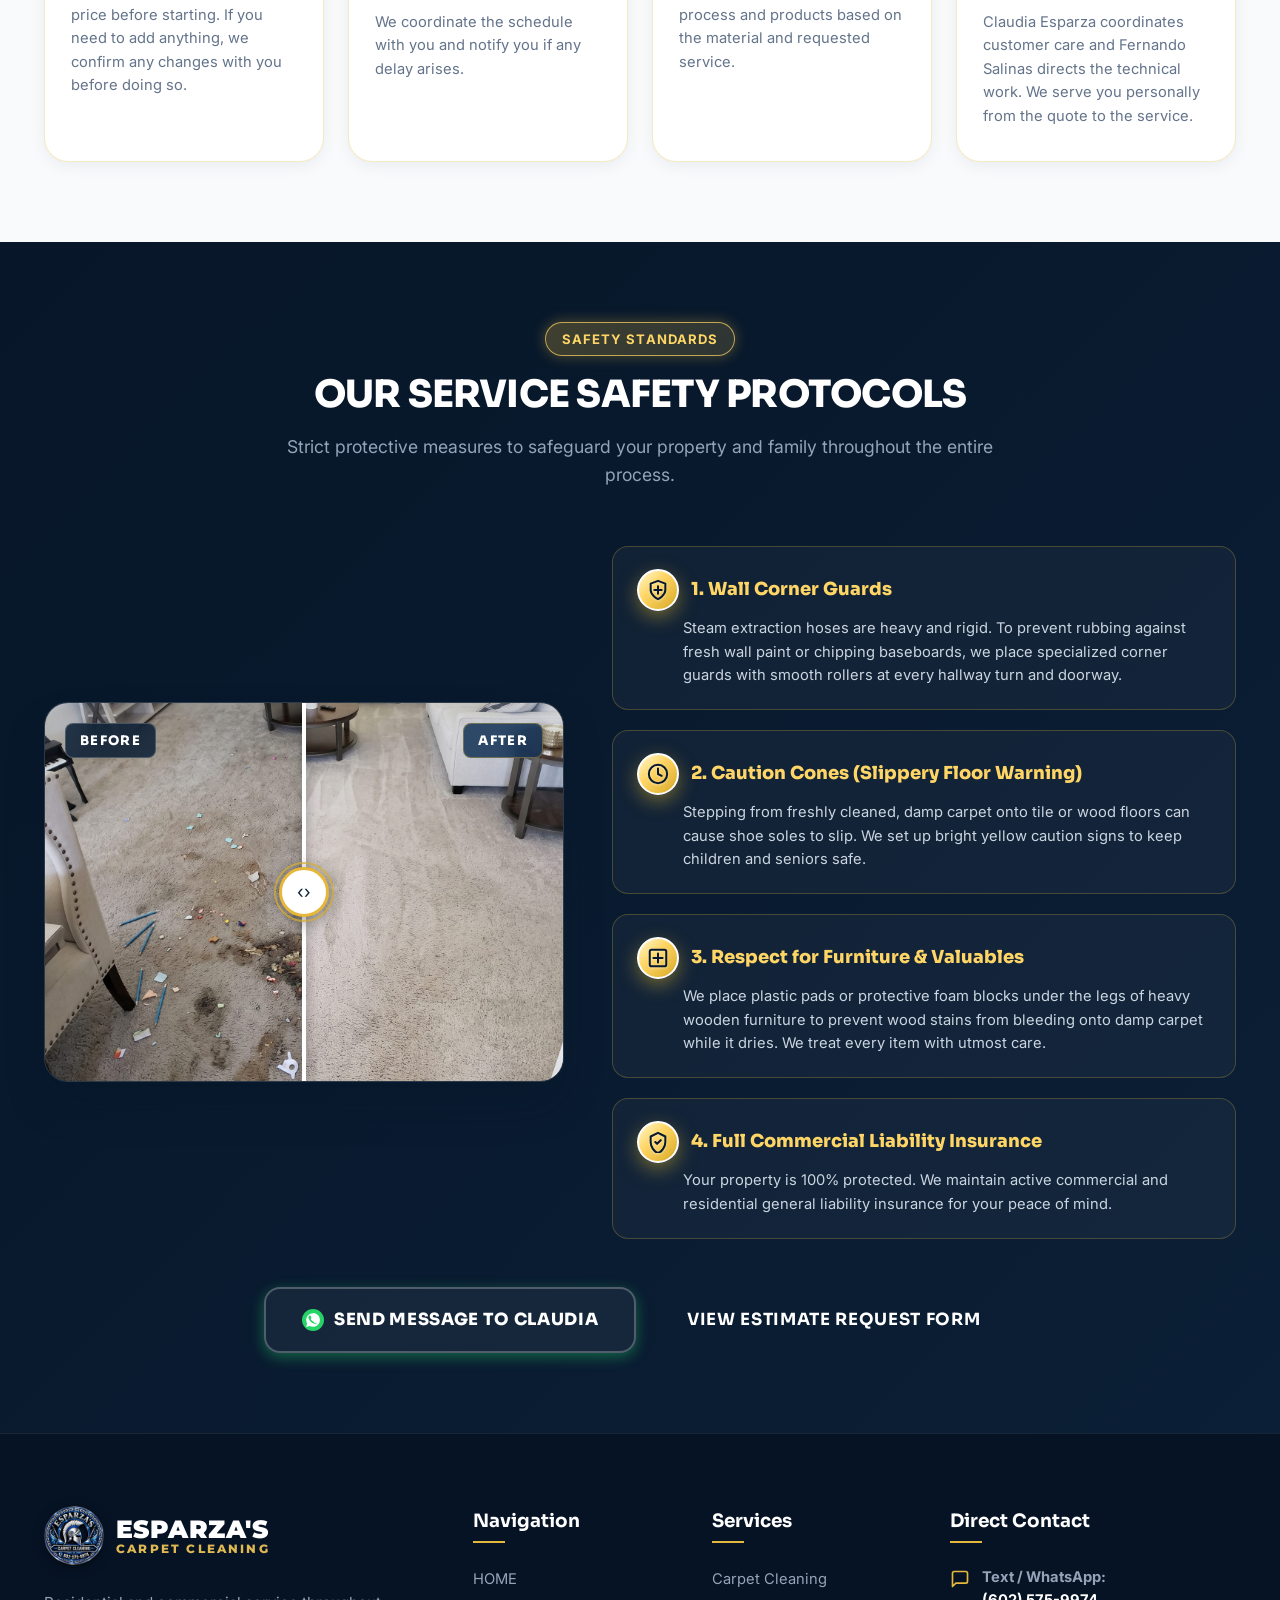
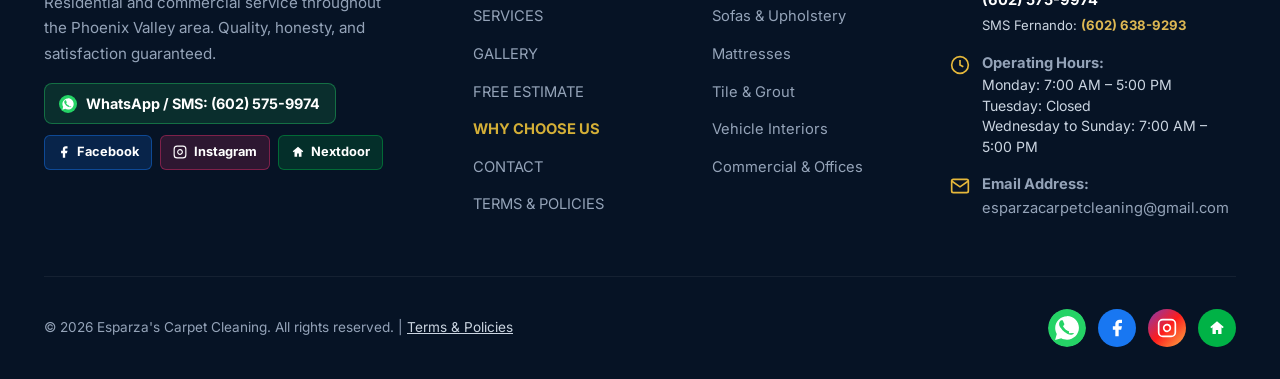
<file: nosotros.html>
<!DOCTYPE html>
<html lang="es">
<head>
  <meta charset="UTF-8">
  <meta name="viewport" content="width=device-width, initial-scale=1.0">
  <title>Nuestra Historia y Compromiso | Esparza's Carpet Cleaning</title>
  <meta name="description" content="Conoce a la familia detrás de Esparza's Carpet Cleaning en Phoenix, AZ. Atención directa de sus dueños Claudia Esparza y Fernando Salinas, limpieza por inyección y extracción con agua caliente y cuidado en cada espacio.">
  <link rel="stylesheet" href="css/styles.css">
  <link rel="stylesheet" href="css/components.css">
  <link rel="icon" type="image/png" href="assets/images/logo-spartan.png">
</head>
<body>

  <!-- Top Notice Bar -->
  <div class="top-notice-bar">
    <div class="container">
      <div class="top-notice-info">
        <span class="top-notice-item">
          <svg width="15" height="15" viewBox="0 0 24 24" fill="none" stroke="currentColor" stroke-width="2"><path d="M12 2a8 8 0 0 0-8 8c0 5.25 8 12 8 12s8-6.75 8-12a8 8 0 0 0-8-8z"/><circle cx="12" cy="10" r="3"/></svg>
          <span data-i18n="top_area">Área Metropolitana de Phoenix y Alrededores</span>
        </span>
        <span class="top-notice-item">
          <svg width="15" height="15" viewBox="0 0 24 24" fill="none" stroke="currentColor" stroke-width="2"><circle cx="12" cy="12" r="10"/><polyline points="12 6 12 12 16 14"/></svg>
          <span data-i18n="top_hours">Disponible de lunes a domingo: 7:00 a. m. – 5:00 p. m.</span>
        </span>
        <span class="top-notice-item">
          <svg width="15" height="15" viewBox="0 0 24 24" fill="none" stroke="currentColor" stroke-width="2" stroke-linecap="round" stroke-linejoin="round"><path d="M21 15a2 2 0 0 1-2 2H7l-4 4V5a2 2 0 0 1 2-2h14a2 2 0 0 1 2 2z"/></svg>
          <span data-i18n="top_direct">Mensajes / WhatsApp: (602) 575-9974</span>
        </span>
      </div>
    </div>
  </div>

  <!-- Header -->
  <header class="site-header">
    <div class="container header-inner">
      <a href="index.html" class="brand-logo" title="Esparza's Carpet Cleaning">
        <img src="assets/images/logo-spartan.png" alt="Logo de Esparza's Carpet Cleaning" width="60" height="60" data-i18n-alt="logo_main_alt">
        <div class="logo-text-group">
          <span class="logo-main-text">ESPARZA'S</span>
          <span class="logo-sub-text">CARPET CLEANING</span>
        </div>
      </a>

      <nav class="main-nav">
        <ul class="nav-links">
          <li><a href="index.html" class="nav-link" data-i18n="nav_inicio">INICIO</a></li>
          <li><a href="servicios.html" class="nav-link" data-i18n="nav_servicios">SERVICIOS</a></li>
          <li><a href="index.html#tarifas" class="nav-link" data-i18n="nav_tarifas">COTIZACIÓN</a></li>
          <li><a href="galeria.html" class="nav-link" data-i18n="nav_galeria">GALERÍA</a></li>
          <li><a href="index.html#promociones" class="nav-link" data-i18n="nav_promociones">PROMOCIONES</a></li>
          <li><a href="index.html#comentarios" class="nav-link" data-i18n="nav_resenas">OPINIONES</a></li>
          <li><a href="nosotros.html" class="nav-link active" data-i18n="nav_nosotros">NOSOTROS</a></li>
          <li><a href="contacto.html" class="nav-link" data-i18n="nav_contacto">CONTACTO</a></li>
        </ul>

        <!-- Language Switcher (Desktop) -->
        <div class="lang-switch-container">
          <button type="button" class="lang-btn" data-lang="en">EN</button>
          <span class="lang-separator">|</span>
          <button type="button" class="lang-btn active" data-lang="es">ES</button>
        </div>

        <a href="solicitud.html" class="btn-nav-gold">
          <svg width="20" height="20" viewBox="0 0 24 24" fill="none" style="flex-shrink: 0;"><circle cx="12" cy="12" r="12" fill="#25D366"/><path d="M12.04 4.5c-4.14 0-7.5 3.36-7.5 7.5 0 1.33.35 2.62 1.01 3.75L4.5 19.5l3.86-1.01c1.1.6 2.34.91 3.68.91 4.14 0 7.5-3.36 7.5-7.5s-3.36-7.5-7.5-7.5zm4.45 10.63c-.19.53-1.09 1.01-1.54 1.07-.39.06-.9.08-1.46-.1-.34-.11-.79-.26-1.37-.51-2.43-1.05-4-3.52-4.12-3.68-.12-.16-.99-1.32-.99-2.51 0-1.19.63-1.78.85-2.02.22-.24.48-.3.64-.3.16 0 .32 0 .46.01.15.01.35-.06.55.42.21.49.71 1.74.77 1.87.06.13.1.28.02.44-.08.16-.12.26-.24.4-.12.14-.26.31-.37.42-.12.12-.25.25-.11.49.14.24.62 1.02 1.33 1.65.91.81 1.68 1.06 1.92 1.18.24.12.38.1.52-.06.14-.16.6-.7.76-.94.16-.24.32-.2.53-.12.21.08 1.33.63 1.56.74.23.12.38.18.44.27.06.1.06.57-.13 1.1z" fill="#FFFFFF"/></svg>
          <span data-i18n="nav_cta">Solicitar cotización</span>
        </a>
      </nav>

      <button class="mobile-toggle-btn" aria-label="Menú de navegación móvil" data-i18n-aria="nav_menu_aria">
        <svg width="26" height="26" viewBox="0 0 24 24" fill="none" stroke="currentColor" stroke-width="2.5"><path d="M4 6h16M4 12h16M4 18h16"/></svg>
      </button>
    </div>
  </header>

  <!-- Mobile Drawer -->
  <div class="mobile-menu-drawer">
    <!-- Language Switcher (Mobile Drawer) -->
    <div style="display: flex; justify-content: center; margin-bottom: 1.5rem;">
      <div class="lang-switch-container">
        <button type="button" class="lang-btn" data-lang="en">EN</button>
        <span class="lang-separator">|</span>
        <button type="button" class="lang-btn active" data-lang="es">ES</button>
      </div>
    </div>

    <ul class="mobile-nav-links">
      <li><a href="index.html" class="nav-link" data-i18n="nav_inicio">INICIO</a></li>
      <li><a href="servicios.html" class="nav-link" data-i18n="nav_servicios">SERVICIOS</a></li>
      <li><a href="index.html#tarifas" class="nav-link" data-i18n="nav_tarifas">COTIZACIÓN</a></li>
      <li><a href="galeria.html" class="nav-link" data-i18n="nav_galeria">GALERÍA</a></li>
      <li><a href="index.html#promociones" class="nav-link" data-i18n="nav_promociones">PROMOCIONES</a></li>
      <li><a href="index.html#comentarios" class="nav-link" data-i18n="nav_resenas">OPINIONES</a></li>
      <li><a href="nosotros.html" class="nav-link active" data-i18n="nav_nosotros">NOSOTROS</a></li>
      <li><a href="contacto.html" class="nav-link" data-i18n="nav_contacto">CONTACTO</a></li>
    </ul>
    <div style="margin-top: 1.5rem; display: flex; flex-direction: column; gap: 1rem;">
      <a href="solicitud.html" class="btn-nav-gold" style="width: 100%; justify-content: center;">
        <svg width="20" height="20" viewBox="0 0 24 24" fill="none" style="flex-shrink: 0;"><circle cx="12" cy="12" r="12" fill="#25D366"/><path d="M12.04 4.5c-4.14 0-7.5 3.36-7.5 7.5 0 1.33.35 2.62 1.01 3.75L4.5 19.5l3.86-1.01c1.1.6 2.34.91 3.68.91 4.14 0 7.5-3.36 7.5-7.5s-3.36-7.5-7.5-7.5zm4.45 10.63c-.19.53-1.09 1.01-1.54 1.07-.39.06-.9.08-1.46-.1-.34-.11-.79-.26-1.37-.51-2.43-1.05-4-3.52-4.12-3.68-.12-.16-.99-1.32-.99-2.51 0-1.19.63-1.78.85-2.02.22-.24.48-.3.64-.3.16 0 .32 0 .46.01.15.01.35-.06.55.42.21.49.71 1.74.77 1.87.06.13.1.28.02.44-.08.16-.12.26-.24.4-.12.14-.26.31-.37.42-.12.12-.25.25-.11.49.14.24.62 1.02 1.33 1.65.91.81 1.68 1.06 1.92 1.18.24.12.38.1.52-.06.14-.16.6-.7.76-.94.16-.24.32-.2.53-.12.21.08 1.33.63 1.56.74.23.12.38.18.44.27.06.1.06.57-.13 1.1z" fill="#FFFFFF"/></svg>
        <span data-i18n="nav_cta">Solicitar cotización</span>
      </a>
      <a href="https://wa.me/16025759974" target="_blank" rel="noopener" class="btn btn-secondary" style="width: 100%; justify-content: center;" data-i18n="nav_call">WhatsApp: (602) 575-9974</a>
    </div>
  </div>

  <main>
    <!-- PAGE HERO -->
    <section class="section-dark" style="position: relative; overflow: hidden; padding: 4.5rem 0 4rem 0; background: radial-gradient(120% 120% at 50% 10%, #0c2340 0%, #061325 100%);">
      <!-- Ambient Glow Orbs -->
      <div class="ambient-glow-orb orb-amber" style="top: -60px; right: 10%; width: 420px; height: 420px;"></div>
      <div class="ambient-glow-orb orb-azure" style="bottom: -80px; left: 5%; width: 440px; height: 440px;"></div>
      <div class="ambient-glow-orb orb-navy" style="top: 35%; left: 45%; width: 340px; height: 340px;"></div>

      <div class="container" style="text-align: center; position: relative; z-index: 2;">
        <span class="section-badge gold reveal-on-scroll" data-i18n="abt_hero_badge">Negocio familiar en Arizona</span>
        <h1 class="section-title reveal-on-scroll stagger-1" style="font-size: 2.9rem;" data-i18n="abt_hero_title">NUESTRA HISTORIA Y <span class="highlight">COMPROMISO</span></h1>
        <p class="section-subtitle reveal-on-scroll stagger-2" style="max-width: 780px; margin: 0 auto;" data-i18n="abt_hero_sub">
          Esparza’s Carpet Cleaning es un negocio familiar fundado por Claudia Esparza y Fernando Salinas. Ofrecemos atención cercana, cotizaciones claras antes de comenzar y un servicio cuidadoso para su hogar o negocio en Arizona.
        </p>
      </div>
    </section>

    <!-- HISTORIA Y FILOSOFÍA CENTRAL -->
    <section class="section section-white">
      <div class="container">
        <div class="about-philosophy-grid">
          <div class="reveal-on-scroll">
            <span class="section-badge gold" data-i18n="abt_philo_badge">Nuestra Filosofía</span>
            <h2 class="section-title" style="font-size: 2.2rem; margin-bottom: 1.5rem; color: var(--color-primary);" data-i18n="abt_philo_title">
              “Atención cercana, cotizaciones claras y cuidado en cada servicio.”
            </h2>
            <p style="font-size: 1.05rem; color: var(--color-text-dark); line-height: 1.7; margin-bottom: 1.25rem;" data-i18n="abt_philo_p1">
              Esparza’s Carpet Cleaning es un negocio familiar fundado por Claudia Esparza y Fernando Salinas. Ofrecemos atención cercana, cotizaciones claras antes de comenzar y un servicio cuidadoso para su hogar o negocio.
            </p>
            <p style="font-size: 0.95rem; color: var(--color-text-muted); line-height: 1.7; margin-bottom: 1.75rem;" data-i18n="abt_philo_p2">
              Claudia coordina las cotizaciones y las citas por mensaje o WhatsApp al (602) 575-9974. Fernando dirige el trabajo técnico en cada servicio. Atendemos alfombras, salas y colchones con cuidado y dedicación.
            </p>

            <div style="display: grid; grid-template-columns: 1fr 1fr; gap: 1rem; padding-top: 1.25rem; border-top: 1px solid var(--color-border-light);">
              <div style="background: #F8FAFC; padding: 1rem 1.25rem; border-radius: var(--radius-md); border-left: 3px solid var(--color-accent);">
                <div style="font-family: var(--font-heading); font-size: 1rem; font-weight: 800; color: var(--color-primary); margin-bottom: 0.25rem;" data-i18n="abt_trust1_title">Atención Personal</div>
                <div style="font-size: 0.85rem; color: var(--color-text-muted); line-height: 1.4;" data-i18n="abt_trust1_desc">Directa de sus dueños Claudia y Fernando</div>
              </div>
              <div style="background: #F8FAFC; padding: 1rem 1.25rem; border-radius: var(--radius-md); border-left: 3px solid var(--color-accent);">
                <div style="font-family: var(--font-heading); font-size: 1rem; font-weight: 800; color: var(--color-primary); margin-bottom: 0.25rem;" data-i18n="abt_trust2_title">Precios Claros</div>
                <div style="font-size: 0.85rem; color: var(--color-text-muted); line-height: 1.4;" data-i18n="abt_trust2_desc">Confirmados contigo antes de iniciar</div>
              </div>
            </div>
          </div>

          <!-- Graphic / Commitment Card -->
          <div class="reveal-on-scroll stagger-2" style="background: linear-gradient(135deg, #071628 0%, #0B1F36 100%); border-radius: var(--radius-lg); padding: 2.75rem 2.25rem; color: #FFFFFF; border: 1px solid rgba(212, 175, 55, 0.35); box-shadow: var(--shadow-xl); text-align: center; display: flex; flex-direction: column; justify-content: space-between;">
            <div>
              <span class="section-badge gold" style="margin-bottom: 1.25rem; display: inline-block;" data-i18n="abt_com_badge">NUESTRO COMPROMISO</span>
              <h3 style="font-family: var(--font-heading); font-size: 1.6rem; font-weight: 800; margin-bottom: 1rem; color: #FFFFFF; line-height: 1.2;" data-i18n="abt_com_title">
                Atención personal y precios claros
              </h3>
              <p style="color: #E2E8F0; font-size: 1rem; line-height: 1.7; margin-bottom: 1.75rem;" data-i18n="abt_com_desc">
                Antes de comenzar, confirmamos contigo el servicio solicitado y su precio. Si tienes preguntas, puedes comunicarte con Claudia por mensaje o WhatsApp.
              </p>
            </div>

            <div style="display: flex; flex-direction: column; gap: 0.75rem; align-items: center; width: 100%;">
              <a href="https://wa.me/16025759974?text=Hola%20Claudia,%20me%20gustar%C3%ADa%20solicitar%20una%20cotizaci%C3%B3n%20con%20Esparza's%20Carpet%20Cleaning." target="_blank" rel="noopener" class="btn btn-secondary" style="width: 100%; justify-content: center; font-size: 1rem; font-weight: 800; padding: 0.9rem 1.5rem; box-shadow: 0 4px 14px rgba(37, 211, 102, 0.35);">
                <svg width="20" height="20" viewBox="0 0 24 24" fill="none" style="flex-shrink: 0;"><circle cx="12" cy="12" r="12" fill="#25D366"/><path d="M12.04 4.5c-4.14 0-7.5 3.36-7.5 7.5 0 1.33.35 2.62 1.01 3.75L4.5 19.5l3.86-1.01c1.1.6 2.34.91 3.68.91 4.14 0 7.5-3.36 7.5-7.5s-3.36-7.5-7.5-7.5zm4.45 10.63c-.19.53-1.09 1.01-1.54 1.07-.39.06-.9.08-1.46-.1-.34-.11-.79-.26-1.37-.51-2.43-1.05-4-3.52-4.12-3.68-.12-.16-.99-1.32-.99-2.51 0-1.19.63-1.78.85-2.02.22-.24.48-.3.64-.3.16 0 .32 0 .46.01.15.01.35-.06.55.42.21.49.71 1.74.77 1.87.06.13.1.28.02.44-.08.16-.12.26-.24.4-.12.14-.26.31-.37.42-.12.12-.25.25-.11.49.14.24.62 1.02 1.33 1.65.91.81 1.68 1.06 1.92 1.18.24.12.38.18.44.27.06.1.06.57-.13 1.1z" fill="#FFFFFF"/></svg>
                <span data-i18n="abt_com_btn">Solicitar cotización</span>
              </a>
              <span style="font-size: 0.8rem; color: #94A3B8;" data-i18n="abt_com_subnote">Respuesta rápida por mensaje al (602) 575-9974</span>
            </div>
          </div>
        </div>
      </div>
    </section>

    <!-- LOS 4 VALORES FUNDAMENTALES -->
    <section class="section section-light">
      <div class="container">
        <div class="section-header reveal-on-scroll">
          <span class="section-badge gold" data-i18n="abt_val_badge">Nuestros Valores</span>
          <h2 class="section-title" data-i18n="abt_val_title">LOS VALORES QUE NOS DISTINGUEN</h2>
          <p class="section-subtitle" data-i18n="abt_val_sub">Cada servicio refleja nuestro compromiso con el respeto, la comunicación clara y el cuidado de cada espacio.</p>
        </div>

        <div class="about-values-grid">
          <!-- Valor 1: Protección de paredes y esquinas -->
          <div class="about-value-card reveal-on-scroll stagger-1">
            <div class="gold-medallion-icon lg" style="margin-bottom: 1.25rem;" title="Protección de paredes y esquinas">
              <svg width="28" height="28" viewBox="0 0 24 24" fill="none" stroke="currentColor" stroke-width="2.2" stroke-linecap="round" stroke-linejoin="round">
                <path d="M12 22s8-4 8-10V5l-8-3-8 3v7c0 6 8 10 8 10z"/>
                <path d="m9 12 2 2 4-4"/>
              </svg>
            </div>
            <h3 style="font-family: var(--font-heading); font-weight: 800; font-size: 1.2rem; margin-bottom: 0.65rem; color: var(--color-primary);" data-i18n="abt_v1_title">Protección de paredes y esquinas</h3>
            <p style="font-size: 0.92rem; color: var(--color-text-muted); line-height: 1.6;" data-i18n="abt_v1_desc">
              Usamos protectores con rodillos en las esquinas y los marcos para ayudar a evitar roces de las mangueras contra la pintura y los zoclos.
            </p>
          </div>

          <!-- Valor 2: Puntualidad y comunicación -->
          <div class="about-value-card reveal-on-scroll stagger-2">
            <div class="gold-medallion-icon lg" style="margin-bottom: 1.25rem;" title="Puntualidad y comunicación">
              <svg width="28" height="28" viewBox="0 0 24 24" fill="none" stroke="currentColor" stroke-width="2.2" stroke-linecap="round" stroke-linejoin="round">
                <circle cx="12" cy="12" r="10"/>
                <polyline points="12 6 12 12 16 14"/>
              </svg>
            </div>
            <h3 style="font-family: var(--font-heading); font-weight: 800; font-size: 1.2rem; margin-bottom: 0.65rem; color: var(--color-primary);" data-i18n="abt_v2_title">Puntualidad y comunicación</h3>
            <p style="font-size: 0.92rem; color: var(--color-text-muted); line-height: 1.6;" data-i18n="abt_v2_desc">
              Coordinamos contigo el horario del servicio y te avisamos si surge algún cambio o retraso.
            </p>
          </div>

          <!-- Valor 3: Cuidado de cada superficie -->
          <div class="about-value-card reveal-on-scroll stagger-3">
            <div class="gold-medallion-icon lg" style="margin-bottom: 1.25rem;" title="Cuidado de cada superficie">
              <svg width="28" height="28" viewBox="0 0 24 24" fill="none" stroke="currentColor" stroke-width="2.2" stroke-linecap="round" stroke-linejoin="round">
                <path d="M12 2.69l5.66 5.66a8 8 0 1 1-11.31 0z"/>
                <path d="M12 9v5"/>
                <path d="M9.5 11.5h5"/>
              </svg>
            </div>
            <h3 style="font-family: var(--font-heading); font-weight: 800; font-size: 1.2rem; margin-bottom: 0.65rem; color: var(--color-primary);" data-i18n="abt_v3_title">Cuidado de cada superficie</h3>
            <p style="font-size: 0.92rem; color: var(--color-text-muted); line-height: 1.6;" data-i18n="abt_v3_desc">
              Elegimos el método y los productos adecuados según el material y el servicio solicitado.
            </p>
          </div>

          <!-- Valor 4: Atención directa de los propietarios -->
          <div class="about-value-card reveal-on-scroll stagger-4">
            <div class="gold-medallion-icon lg" style="margin-bottom: 1.25rem;" title="Atención directa de los propietarios">
              <svg width="28" height="28" viewBox="0 0 24 24" fill="none" stroke="currentColor" stroke-width="2.2" stroke-linecap="round" stroke-linejoin="round">
                <path d="M16 21v-2a4 4 0 0 0-4-4H6a4 4 0 0 0-4 4v2"/>
                <circle cx="9" cy="7" r="4"/>
                <polyline points="16 11 18 13 22 9"/>
              </svg>
            </div>
            <h3 style="font-family: var(--font-heading); font-weight: 800; font-size: 1.2rem; margin-bottom: 0.65rem; color: var(--color-primary);" data-i18n="abt_v4_title">Atención directa de los propietarios</h3>
            <p style="font-size: 0.92rem; color: var(--color-text-muted); line-height: 1.6;" data-i18n="abt_v4_desc">
              Claudia Esparza coordina la atención al cliente y Fernando Salinas dirige el trabajo técnico. Te atendemos personalmente desde la cotización hasta la realización del servicio.
            </p>
          </div>
        </div>
      </div>
    </section>

    <!-- MEDIDAS DE SEGURIDAD Y CUIDADO DEL HOGAR -->
    <section class="section section-dark" style="background: linear-gradient(135deg, #071628 0%, #0B1F36 100%);">
      <div class="container">
        <div class="section-header reveal-on-scroll">
          <span class="section-badge gold" data-i18n="abt_safe_badge">Protocolos de Protección</span>
          <h2 class="section-title" data-i18n="abt_safe_title">CUIDAMOS TU HOGAR COMO SI FUERA <span class="highlight">EL NUESTRO</span></h2>
          <p class="section-subtitle" data-i18n="abt_safe_sub">
            En Esparza's utilizamos medidas de cuidado y protección en cada servicio para proteger tus paredes, muebles y superficies.
          </p>
        </div>

        <div class="about-safety-grid">
          <div class="reveal-on-scroll">
            <div class="before-after-container ba-aspect-gallery" style="border-radius: var(--radius-lg); box-shadow: var(--shadow-xl); border: 1px solid rgba(255, 255, 255, 0.15);">
              <span class="ba-label ba-label-after" data-i18n="ba_after">DESPUÉS</span>
              <span class="ba-label ba-label-before" data-i18n="ba_before">ANTES</span>
              <img src="assets/images/salalimpia.jpg" alt="Sala antes de la limpieza" class="ba-image ba-image-before">
              <img src="assets/images/salasucia (1).jpg" alt="Sala después de la limpieza" class="ba-image ba-image-after">
              <div class="ba-handle">
                <div class="ba-handle-button"><span class="ba-handle-arrows">&lsaquo;&rsaquo;</span></div>
              </div>
              <input type="range" min="0" max="100" value="50" class="ba-range-input" aria-label="Comparar antes y después">
            </div>
          </div>

          <div style="display: flex; flex-direction: column; gap: 1.25rem;">
            <!-- Medida 1 -->
            <div class="reveal-on-scroll stagger-1" style="background: rgba(255, 255, 255, 0.04); border: 1.5px solid rgba(229, 184, 59, 0.25); padding: 1.35rem 1.5rem; border-radius: var(--radius-md); transition: transform var(--transition-normal), border-color var(--transition-normal);">
              <div style="display: flex; align-items: center; gap: 0.75rem; margin-bottom: 0.4rem;">
                <div class="gold-medallion-icon sm" title="Protección de paredes y esquinas">
                  <svg width="18" height="18" viewBox="0 0 24 24" fill="none" stroke="currentColor" stroke-width="2" stroke-linecap="round" stroke-linejoin="round">
                    <path d="M12 22s8-4 8-10V5l-8-3-8 3v7c0 6 8 10 8 10z"/>
                    <path d="M12 8v8m-4-4h8"/>
                  </svg>
                </div>
                <h4 style="font-family: var(--font-heading); font-size: 1.12rem; font-weight: 800; color: #FFD666; margin: 0;" data-i18n="abt_s1_title">
                  1. Protección de paredes y esquinas
                </h4>
              </div>
              <p style="font-size: 0.92rem; color: #CBD5E1; line-height: 1.6; margin-left: 2.85rem;" data-i18n="abt_s1_desc">
                Usamos protectores con rodillos en las esquinas y los marcos para ayudar a evitar roces de las mangueras contra la pintura y los zoclos.
              </p>
            </div>

            <!-- Medida 2 -->
            <div class="reveal-on-scroll stagger-2" style="background: rgba(255, 255, 255, 0.04); border: 1.5px solid rgba(229, 184, 59, 0.25); padding: 1.35rem 1.5rem; border-radius: var(--radius-md); transition: transform var(--transition-normal), border-color var(--transition-normal);">
              <div style="display: flex; align-items: center; gap: 0.75rem; margin-bottom: 0.4rem;">
                <div class="gold-medallion-icon sm" title="Puntualidad y comunicación">
                  <svg width="18" height="18" viewBox="0 0 24 24" fill="none" stroke="currentColor" stroke-width="2" stroke-linecap="round" stroke-linejoin="round">
                    <circle cx="12" cy="12" r="10"/>
                    <polyline points="12 6 12 12 16 14"/>
                  </svg>
                </div>
                <h4 style="font-family: var(--font-heading); font-size: 1.12rem; font-weight: 800; color: #FFD666; margin: 0;" data-i18n="abt_s2_title">
                  2. Puntualidad y comunicación
                </h4>
              </div>
              <p style="font-size: 0.92rem; color: #CBD5E1; line-height: 1.6; margin-left: 2.85rem;" data-i18n="abt_s2_desc">
                Coordinamos contigo el horario del servicio y te avisamos si surge algún cambio o retraso.
              </p>
            </div>

            <!-- Medida 3 -->
            <div class="reveal-on-scroll stagger-3" style="background: rgba(255, 255, 255, 0.04); border: 1.5px solid rgba(229, 184, 59, 0.25); padding: 1.35rem 1.5rem; border-radius: var(--radius-md); transition: transform var(--transition-normal), border-color var(--transition-normal);">
              <div style="display: flex; align-items: center; gap: 0.75rem; margin-bottom: 0.4rem;">
                <div class="gold-medallion-icon sm" title="Cuidado de cada superficie">
                  <svg width="18" height="18" viewBox="0 0 24 24" fill="none" stroke="currentColor" stroke-width="2" stroke-linecap="round" stroke-linejoin="round">
                    <rect x="3" y="3" width="18" height="18" rx="2" fill="rgba(255,214,102,0.15)"/>
                    <path d="M7 12h10M12 7v10"/>
                  </svg>
                </div>
                <h4 style="font-family: var(--font-heading); font-size: 1.12rem; font-weight: 800; color: #FFD666; margin: 0;" data-i18n="abt_s3_title">
                  3. Cuidado de cada superficie
                </h4>
              </div>
              <p style="font-size: 0.92rem; color: #CBD5E1; line-height: 1.6; margin-left: 2.85rem;" data-i18n="abt_s3_desc">
                Elegimos el método y los productos adecuados según el material y el servicio solicitado.
              </p>
            </div>

            <!-- Medida 4 -->
            <div class="reveal-on-scroll stagger-4" style="background: rgba(255, 255, 255, 0.04); border: 1.5px solid rgba(229, 184, 59, 0.25); padding: 1.35rem 1.5rem; border-radius: var(--radius-md); transition: transform var(--transition-normal), border-color var(--transition-normal);">
              <div style="display: flex; align-items: center; gap: 0.75rem; margin-bottom: 0.4rem;">
                <div class="gold-medallion-icon sm" title="Atención directa de los propietarios">
                  <svg width="18" height="18" viewBox="0 0 24 24" fill="none" stroke="currentColor" stroke-width="2" stroke-linecap="round" stroke-linejoin="round">
                    <path d="M12 2l8 4v6c0 5.5-3.8 10.7-8 12-4.2-1.3-8-6.5-8-12V6l8-4z" fill="rgba(255,214,102,0.15)"/>
                    <polyline points="9 12 11 14 15 10"/>
                  </svg>
                </div>
                <h4 style="font-family: var(--font-heading); font-size: 1.12rem; font-weight: 800; color: #FFD666; margin: 0;" data-i18n="abt_s4_title">
                  4. Atención directa de los propietarios
                </h4>
              </div>
              <p style="font-size: 0.92rem; color: #CBD5E1; line-height: 1.6; margin-left: 2.85rem;" data-i18n="abt_s4_desc">
                Claudia Esparza coordina la atención al cliente y Fernando Salinas dirige el trabajo técnico. Te atendemos personalmente desde la cotización hasta la realización del servicio.
              </p>
            </div>
          </div>
        </div>

        <div class="reveal-on-scroll stagger-2" style="text-align: center; margin-top: 3rem; display: flex; flex-wrap: wrap; justify-content: center; gap: 1rem;">
          <a href="https://wa.me/16025759974?text=Hola%20Claudia,%20me%20gustar%C3%ADa%20solicitar%20una%20cotizaci%C3%B3n%20con%20Esparza's%20Carpet%20Cleaning." target="_blank" rel="noopener" class="btn btn-secondary btn-lg" style="box-shadow: 0 4px 14px rgba(37, 211, 102, 0.4); font-weight: 800;">
            <svg width="22" height="22" viewBox="0 0 24 24" fill="none" style="flex-shrink: 0;"><circle cx="12" cy="12" r="12" fill="#25D366"/><path d="M12.04 4.5c-4.14 0-7.5 3.36-7.5 7.5 0 1.33.35 2.62 1.01 3.75L4.5 19.5l3.86-1.01c1.1.6 2.34.91 3.68.91 4.14 0 7.5-3.36 7.5-7.5s-3.36-7.5-7.5-7.5zm4.45 10.63c-.19.53-1.09 1.01-1.54 1.07-.39.06-.9.08-1.46-.1-.34-.11-.79-.26-1.37-.51-2.43-1.05-4-3.52-4.12-3.68-.12-.16-.99-1.32-.99-2.51 0-1.19.63-1.78.85-2.02.22-.24.48-.3.64-.3.16 0 .32 0 .46.01.15.01.35-.06.55.42.21.49.71 1.74.77 1.87.06.13.1.28.02.44-.08.16-.12.26-.24.4-.12.14-.26.31-.37.42-.12.12-.25.25-.11.49.14.24.62 1.02 1.33 1.65.91.81 1.68 1.06 1.92 1.18.24.12.38.18.44.27.06.1.06.57-.13 1.1z" fill="#FFFFFF"/></svg>
            <span data-i18n="abt_cta_btn">Solicitar cotización</span>
          </a>
          <a href="solicitud.html" class="btn btn-outline btn-lg" style="color: #FFFFFF; border-color: rgba(212,175,55,0.6);" data-i18n="abt_cta_form">
            Solicitar una cotización
          </a>
        </div>
      </div>
    </section>
  </main>

  <!-- FOOTER -->
  <footer class="site-footer">
    <div class="container">
      <div class="footer-grid">
        <div class="footer-brand">
          <a href="index.html" class="brand-logo" style="display: inline-flex; align-items: center; gap: 0.75rem; text-decoration: none;">
            <img src="assets/images/logo-spartan.png" alt="Esparza's Logo" width="38" height="38" style="width: 38px; height: 38px; object-fit: contain;" data-i18n-alt="logo_footer_alt">
            <div class="logo-text-group">
              <span class="logo-main-text" style="font-family: 'Montserrat', var(--font-heading); font-size: 1.3rem; font-weight: 900; color: #FFFFFF; line-height: 1.05; text-transform: uppercase;">ESPARZA'S</span>
              <span class="logo-sub-text" style="font-size: 0.72rem; font-weight: 800; color: #DEB853; text-transform: uppercase; letter-spacing: 0.18em;">CARPET CLEANING</span>
            </div>
          </a>
          <p data-i18n="footer_brand_desc">
            Conoce ejemplos de trabajos realizados por Esparza’s Carpet Cleaning en Arizona.
          </p>
          <div style="margin-top: 1rem; display: flex; flex-direction: column; gap: 0.65rem;">
            <a href="https://wa.me/16025759974" target="_blank" rel="noopener" style="display: inline-flex; align-items: center; gap: 0.55rem; background: rgba(37, 211, 102, 0.14); border: 1px solid rgba(37, 211, 102, 0.4); color: #FFFFFF; padding: 0.5rem 0.9rem; border-radius: 8px; font-weight: 700; font-size: 0.9rem; text-decoration: none; width: fit-content;">
              <svg width="18" height="18" viewBox="0 0 24 24" fill="none"><circle cx="12" cy="12" r="12" fill="#25D366"/><path d="M12.04 4.5c-4.14 0-7.5 3.36-7.5 7.5 0 1.33.35 2.62 1.01 3.75L4.5 19.5l3.86-1.01c1.1.6 2.34.91 3.68.91 4.14 0 7.5-3.36 7.5-7.5s-3.36-7.5-7.5-7.5zm4.45 10.63c-.19.53-1.09 1.01-1.54 1.07-.39.06-.9.08-1.46-.1-.34-.11-.79-.26-1.37-.51-2.43-1.05-4-3.52-4.12-3.68-.12-.16-.99-1.32-.99-2.51 0-1.19.63-1.78.85-2.02.22-.24.48-.3.64-.3.16 0 .32 0 .46.01.15.01.35-.06.55.42.21.49.71 1.74.77 1.87.06.13.1.28.02.44-.08.16-.12.26-.24.4-.12.14-.26.31-.37.42-.12.12-.25.25-.11.49.14.24.62 1.02 1.33 1.65.91.81 1.68 1.06 1.92 1.18.24.12.38.18.44.27.06.1.06.57-.13 1.1z" fill="#FFFFFF"/></svg>
              <span>WhatsApp / SMS: (602) 575-9974</span>
            </a>
            <div style="display: flex; flex-wrap: wrap; gap: 0.5rem; align-items: center;">
              <a href="https://www.facebook.com/profile.php?id=100064240503033" target="_blank" rel="noopener" style="display: inline-flex; align-items: center; gap: 0.4rem; background: rgba(24, 119, 242, 0.18); border: 1px solid rgba(24, 119, 242, 0.45); color: #FFFFFF; padding: 0.4rem 0.75rem; border-radius: 6px; font-size: 0.8rem; font-weight: 700; text-decoration: none;">
                <svg width="14" height="14" viewBox="0 0 24 24" fill="currentColor"><path d="M18 2h-3a5 5 0 0 0-5 5v3H7v4h3v8h4v-8h3l1-4h-4V7a1 1 0 0 1 1-1h3z"/></svg>
                <span>Facebook</span>
              </a>
              <a href="https://www.instagram.com/esparzascarpetcleaning/" target="_blank" rel="noopener" style="display: inline-flex; align-items: center; gap: 0.4rem; background: rgba(225, 48, 108, 0.18); border: 1px solid rgba(225, 48, 108, 0.45); color: #FFFFFF; padding: 0.4rem 0.75rem; border-radius: 6px; font-size: 0.8rem; font-weight: 700; text-decoration: none;">
                <svg width="14" height="14" viewBox="0 0 24 24" fill="none" stroke="currentColor" stroke-width="2"><rect x="2" y="2" width="20" height="20" rx="5"/><path d="M16 11.37A4 4 0 1 1 12.63 8 4 4 0 0 1 16 11.37z"/><line x1="17.5" y1="6.5" x2="17.51" y2="6.5"/></svg>
                <span>Instagram</span>
              </a>
              <a href="https://nextdoor.com/p/mX83Z37mKYBD?utm_source=share&extras=Nzg4Njc4OTg%3D&utm_campaign=1791676445756&share_action_id=611f7eae-e75b-40b3-85cc-25ce50546664" target="_blank" rel="noopener" style="display: inline-flex; align-items: center; gap: 0.4rem; background: rgba(0, 178, 70, 0.18); border: 1px solid rgba(0, 178, 70, 0.45); color: #FFFFFF; padding: 0.4rem 0.75rem; border-radius: 6px; font-size: 0.8rem; font-weight: 700; text-decoration: none;">
                <svg width="14" height="14" viewBox="0 0 24 24" fill="currentColor" aria-hidden="true"><path d="M12 3l9 7.5-1.5 1.8L18 11v9h-4.5v-5.5h-3V20H6v-9l-1.5 1.3L3 10.5 12 3z"/></svg>
                <span>Nextdoor</span>
              </a>
            </div>
          </div>
        </div>

        <div>
          <h4 class="footer-col-title" data-i18n="footer_nav_title">Navegación</h4>
          <ul class="footer-nav-list">
            <li><a href="index.html" data-i18n="nav_home">Inicio</a></li>
            <li><a href="servicios.html" data-i18n="nav_services">Servicios</a></li>
            <li><a href="galeria.html" data-i18n="nav_gallery">Galería</a></li>
            <li><a href="solicitud.html" data-i18n="nav_quote">Solicitar cotización</a></li>
            <li><a href="nosotros.html" style="color: #D4AF37; font-weight: 700;" data-i18n="nav_why">Nosotros</a></li>
            <li><a href="contacto.html" data-i18n="nav_contact">Contacto</a></li>
            <li><a href="terminos.html" data-i18n="nav_terms">Términos y Políticas</a></li>
          </ul>
        </div>

        <div>
          <h4 class="footer-col-title" data-i18n="footer_services_title">Servicios</h4>
          <ul class="footer-nav-list">
            <li><a href="servicios.html#alfombras" data-i18n="footer_srv_carpet">Limpieza de Alfombras</a></li>
            <li><a href="servicios.html#sofas" data-i18n="footer_srv_sofas">Sofás y Sillones</a></li>
            <li><a href="servicios.html#colchones" data-i18n="footer_srv_mattress">Colchones</a></li>
            <li><a href="servicios.html#pisos" data-i18n="footer_srv_tile">Pisos y Boquillas</a></li>
            <li><a href="servicios.html#vehiculos" data-i18n="footer_srv_cars">Interior de Vehículos</a></li>
            <li><a href="servicios.html#comercial" data-i18n="footer_srv_comm">Comercial y Oficinas</a></li>
          </ul>
        </div>

        <div>
          <h4 class="footer-col-title" data-i18n="footer_contact_title">Contacto Directo</h4>
          <ul class="footer-contact-list">
            <li class="footer-contact-item">
              <svg width="20" height="20" viewBox="0 0 24 24" fill="none" stroke="currentColor" stroke-width="2" stroke-linecap="round" stroke-linejoin="round"><path d="M21 15a2 2 0 0 1-2 2H7l-4 4V5a2 2 0 0 1 2-2h14a2 2 0 0 1 2 2z"/></svg>
              <div>
                <strong data-i18n="footer_lbl_phone">Texto / WhatsApp:</strong><br>
                <a href="https://wa.me/16025759974" target="_blank" rel="noopener" style="color:#FFFFFF; font-weight:700;">(602) 575-9974</a>
                <span style="display:block; font-size:0.82rem; color:#CBD5E1; margin-top:2px;">SMS Fernando: <a href="sms:16026389293" style="color:#DEB853; font-weight:700;">(602) 638-9293</a></span>
              </div>
            </li>
            <li class="footer-contact-item">
              <svg width="20" height="20" viewBox="0 0 24 24" fill="none" stroke="currentColor" stroke-width="2"><circle cx="12" cy="12" r="10"/><polyline points="12 6 12 12 16 14"/></svg>
              <div>
                <strong data-i18n="footer_lbl_hours">HORARIO DE SERVICIO</strong><br>
                <div data-i18n="footer_hours_val" style="line-height:1.45; font-size:0.88rem; color:#CBD5E1;">
                  Disponible de lunes a domingo.<br>
                  Lunes a domingo: 7:00 a. m. – 5:00 p. m.
                </div>
              </div>
            </li>
            <li class="footer-contact-item">
              <svg width="20" height="20" viewBox="0 0 24 24" fill="none" stroke="currentColor" stroke-width="2"><path d="M4 4h16c1.1 0 2 .9 2 2v12c0 1.1-.9 2-2 2H4c-1.1 0-2-.9-2-2V6c0-1.1.9-2 2-2z"/><polyline points="22,6 12,13 2,6"/></svg>
              <div>
                <strong data-i18n="footer_lbl_email">Correo Electrónico:</strong><br>
                <a href="mailto:esparzacarpetcleaning@gmail.com">esparzacarpetcleaning@gmail.com</a>
              </div>
            </li>
          </ul>
        </div>
      </div>

      <div class="footer-bottom">
        <div>
          &copy; <span class="current-year">2026</span> Esparza's Carpet Cleaning. <span data-i18n="footer_rights">Todos los derechos reservados.</span> | <a href="terminos.html" style="color: #CBD5E1; text-decoration: underline;" data-i18n="footer_terms">Términos y Políticas</a>
        </div>
        <div class="footer-social-links" style="display: flex; gap: 0.75rem; align-items: center;">
          <a href="https://wa.me/16025759974" target="_blank" rel="noopener" class="social-icon-btn" title="WhatsApp Direct" style="display:inline-flex;align-items:center;justify-content:center;width:38px;height:38px;border-radius:50%;overflow:hidden;">
            <svg width="38" height="38" viewBox="0 0 24 24" fill="none">
              <circle cx="12" cy="12" r="12" fill="#25D366"/>
              <path d="M12.04 4.5c-4.14 0-7.5 3.36-7.5 7.5 0 1.33.35 2.62 1.01 3.75L4.5 19.5l3.86-1.01c1.1.6 2.34.91 3.68.91 4.14 0 7.5-3.36 7.5-7.5s-3.36-7.5-7.5-7.5zm4.45 10.63c-.19.53-1.09 1.01-1.54 1.07-.39.06-.9.08-1.46-.1-.34-.11-.79-.26-1.37-.51-2.43-1.05-4-3.52-4.12-3.68-.12-.16-.99-1.32-.99-2.51 0-1.19.63-1.78.85-2.02.22-.24.48-.3.64-.3.16 0 .32 0 .46.01.15.01.35-.06.55.42.21.49.71 1.74.77 1.87.06.13.1.28.02.44-.08.16-.12.26-.24.4-.12.14-.26.31-.37.42-.12.12-.25.25-.11.49.14.24.62 1.02 1.33 1.65.91.81 1.68 1.06 1.92 1.18.24.12.38.18.44.27.06.1.06.57-.13 1.1z" fill="#FFFFFF"/>
            </svg>
          </a>
          <a href="https://www.facebook.com/profile.php?id=100064240503033" target="_blank" rel="noopener" class="social-icon-btn" title="Facebook Official" style="display:inline-flex;align-items:center;justify-content:center;width:38px;height:38px;border-radius:50%;background:#1877F2;color:#FFF;">
            <svg width="20" height="20" viewBox="0 0 24 24" fill="currentColor"><path d="M18 2h-3a5 5 0 0 0-5 5v3H7v4h3v8h4v-8h3l1-4h-4V7a1 1 0 0 1 1-1h3z"/></svg>
          </a>
          <a href="https://www.instagram.com/esparzascarpetcleaning/" target="_blank" rel="noopener" class="social-icon-btn" title="Instagram Official" style="display:inline-flex;align-items:center;justify-content:center;width:38px;height:38px;border-radius:50%;background:linear-gradient(135deg, #833ab4, #fd1d1d, #fcb045);color:#FFF;">
            <svg width="20" height="20" viewBox="0 0 24 24" fill="none" stroke="currentColor" stroke-width="2"><rect x="2" y="2" width="20" height="20" rx="5"/><path d="M16 11.37A4 4 0 1 1 12.63 8 4 4 0 0 1 16 11.37z"/><line x1="17.5" y1="6.5" x2="17.51" y2="6.5"/></svg>
          </a>
          <a href="https://nextdoor.com/p/mX83Z37mKYBD?utm_source=share&extras=Nzg4Njc4OTg%3D&utm_campaign=1791676445756&share_action_id=611f7eae-e75b-40b3-85cc-25ce50546664" target="_blank" rel="noopener" class="social-icon-btn" title="Nextdoor Phoenix" style="display:inline-flex;align-items:center;justify-content:center;width:38px;height:38px;border-radius:50%;background:#00B246;color:#FFF;">
            <svg width="18" height="18" viewBox="0 0 24 24" fill="currentColor" aria-hidden="true"><path d="M12 3l9 7.5-1.5 1.8L18 11v9h-4.5v-5.5h-3V20H6v-9l-1.5 1.3L3 10.5 12 3z"/></svg>
          </a>
        </div>
      </div>
    </div>
  </footer>

  <!-- FLOATING STICKY CTA DOCK (WhatsApp & Direct SMS) -->
  <div class="floating-actions-dock">
    <a href="https://wa.me/16025759974?text=Hola%20Esparza's!%20Me%20gustar%C3%ADa%20solicitar%20una%20cotizaci%C3%B3n" target="_blank" rel="noopener" class="dock-btn dock-btn-schedule" title="WhatsApp">
      <svg class="dock-btn-icon" viewBox="0 0 24 24" fill="none">
        <circle cx="12" cy="12" r="12" fill="#25D366"/>
        <path d="M12.04 4.5c-4.14 0-7.5 3.36-7.5 7.5 0 1.33.35 2.62 1.01 3.75L4.5 19.5l3.86-1.01c1.1.6 2.34.91 3.68.91 4.14 0 7.5-3.36 7.5-7.5s-3.36-7.5-7.5-7.5zm4.45 10.63c-.19.53-1.09 1.01-1.54 1.07-.39.06-.9.08-1.46-.1-.34-.11-.79-.26-1.37-.51-2.43-1.05-4-3.52-4.12-3.68-.12-.16-.99-1.32-.99-2.51 0-1.19.63-1.78.85-2.02.22-.24.48-.3.64-.3.16 0 .32 0 .46.01.15.01.35-.06.55.42.21.49.71 1.74.77 1.87.06.13.1.28.02.44-.08.16-.12.26-.24.4-.12.14-.26.31-.37.42-.12.12-.25.25-.11.49.14.24.62 1.02 1.33 1.65.91.81 1.68 1.06 1.92 1.18.24.12.38.18.44.27.06.1.06.57-.13 1.1z" fill="#FFFFFF"/>
      </svg>
      <span class="dock-btn-label" data-i18n="dock_schedule">WhatsApp</span>
    </a>
    <a href="sms:16025759974" class="dock-btn dock-btn-call" title="SMS">
      <svg class="dock-btn-icon" viewBox="0 0 24 24" fill="none" stroke="currentColor" stroke-width="2.2" stroke-linecap="round" stroke-linejoin="round">
        <line x1="22" y1="2" x2="11" y2="13"></line>
        <polygon points="22 2 15 22 11 13 2 9 22 2"></polygon>
      </svg>
      <span class="dock-btn-label" data-i18n="dock_call">SMS</span>
    </a>
  </div>

  <script src="js/i18n.js"></script>
  <script src="js/main.js"></script>
  <script src="js/before-after.js"></script>
</body>
</html>
</file>
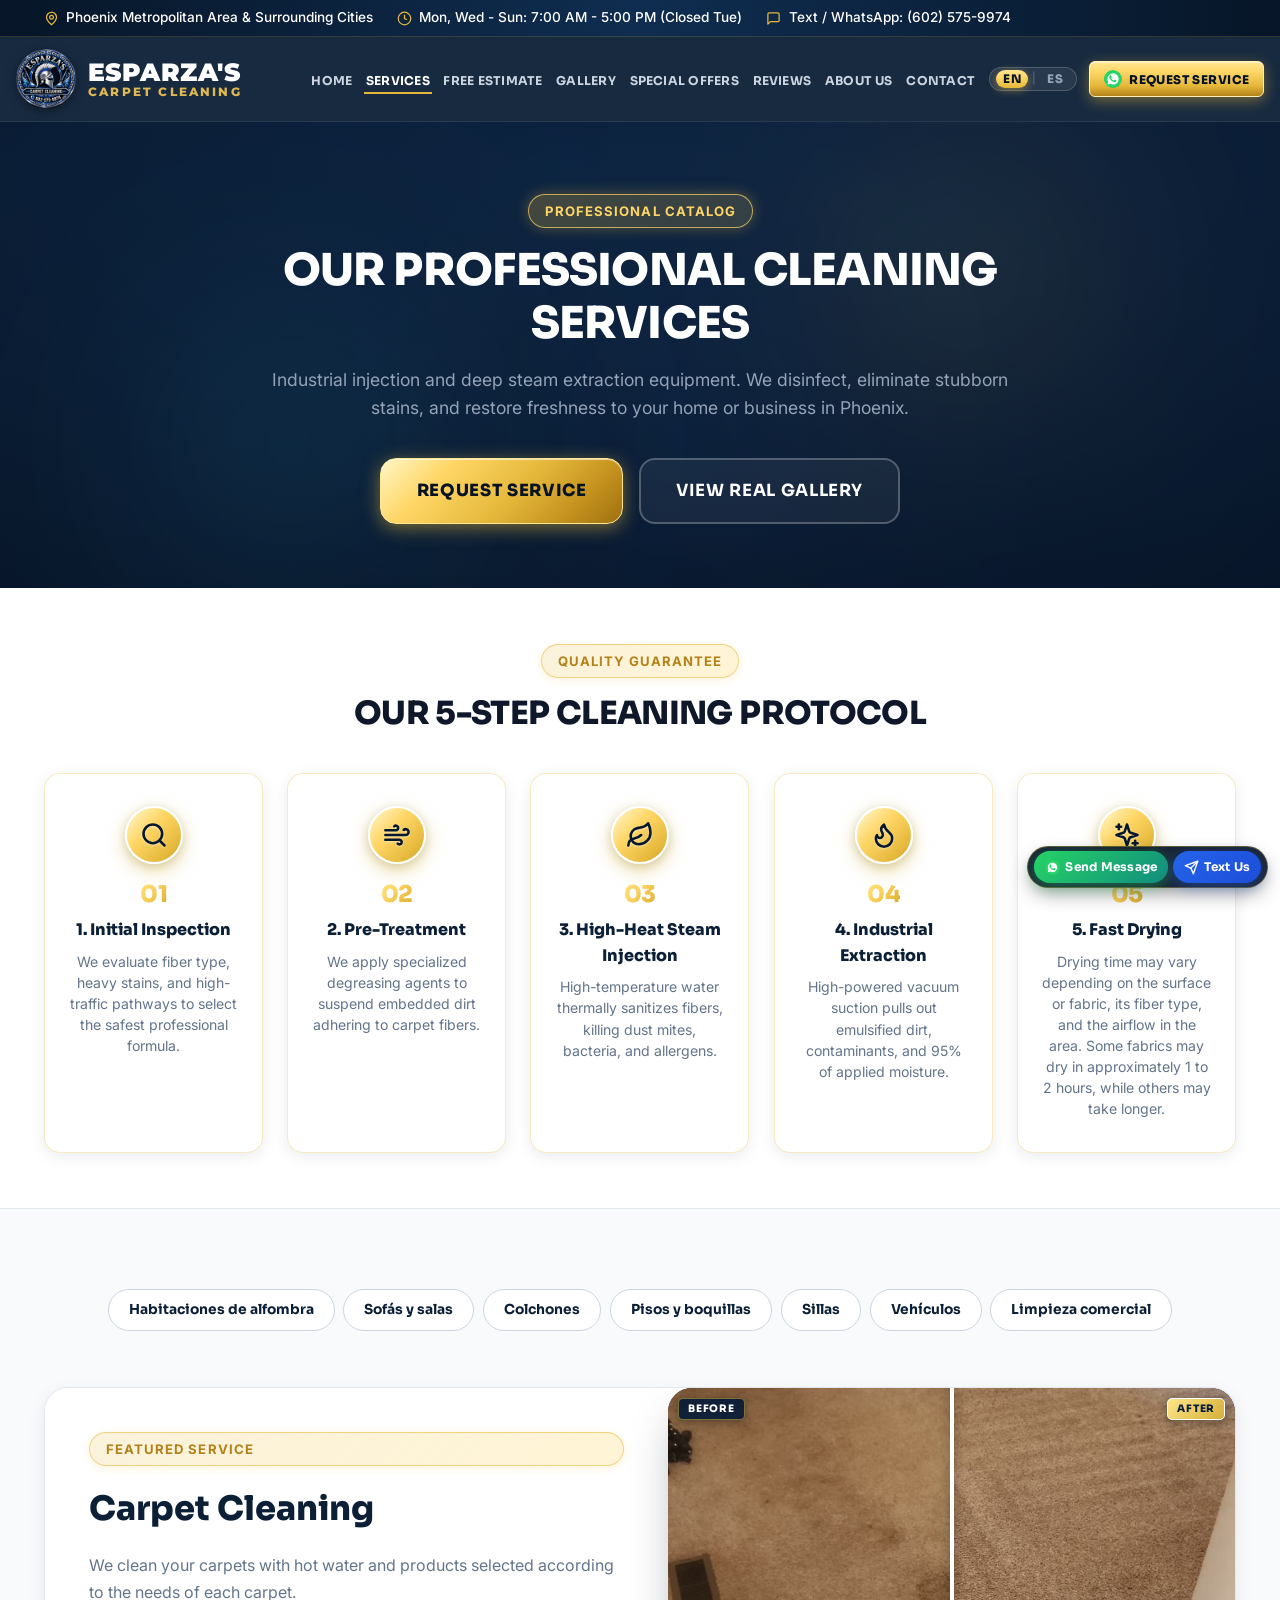
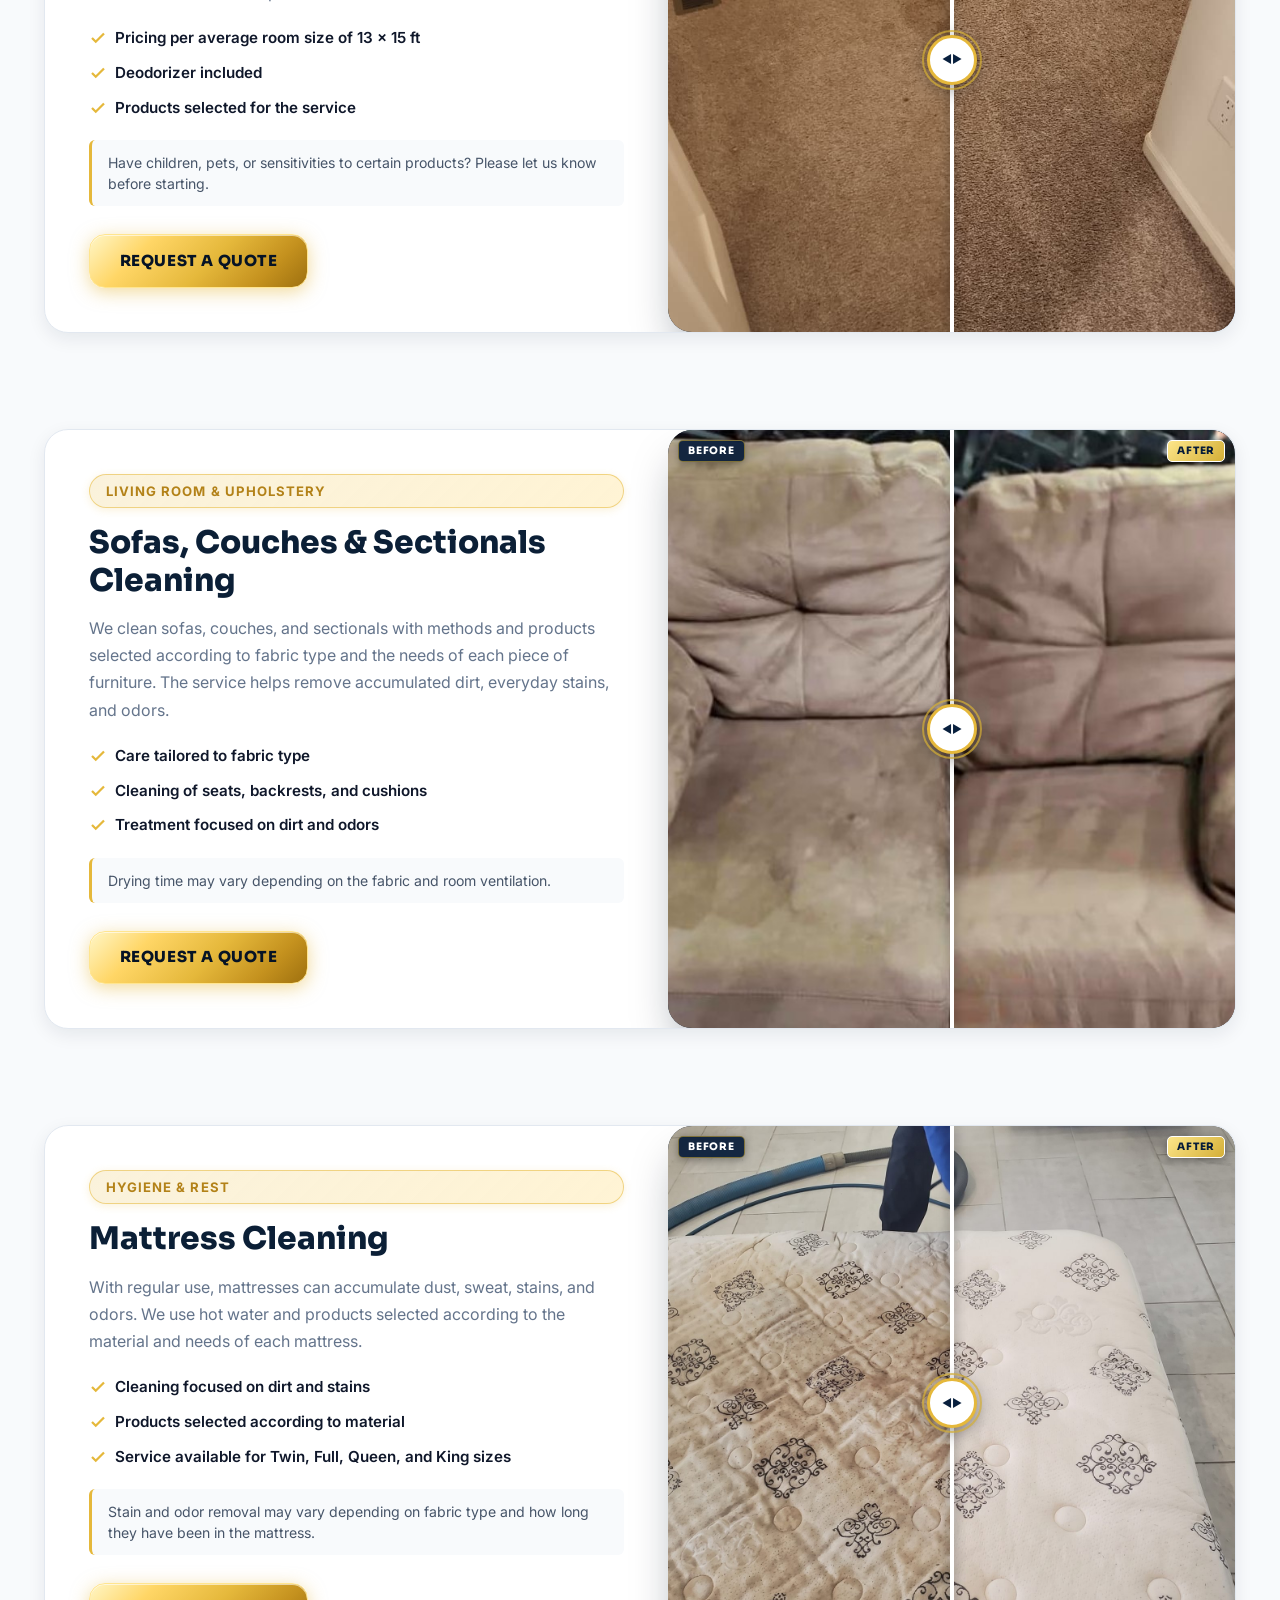
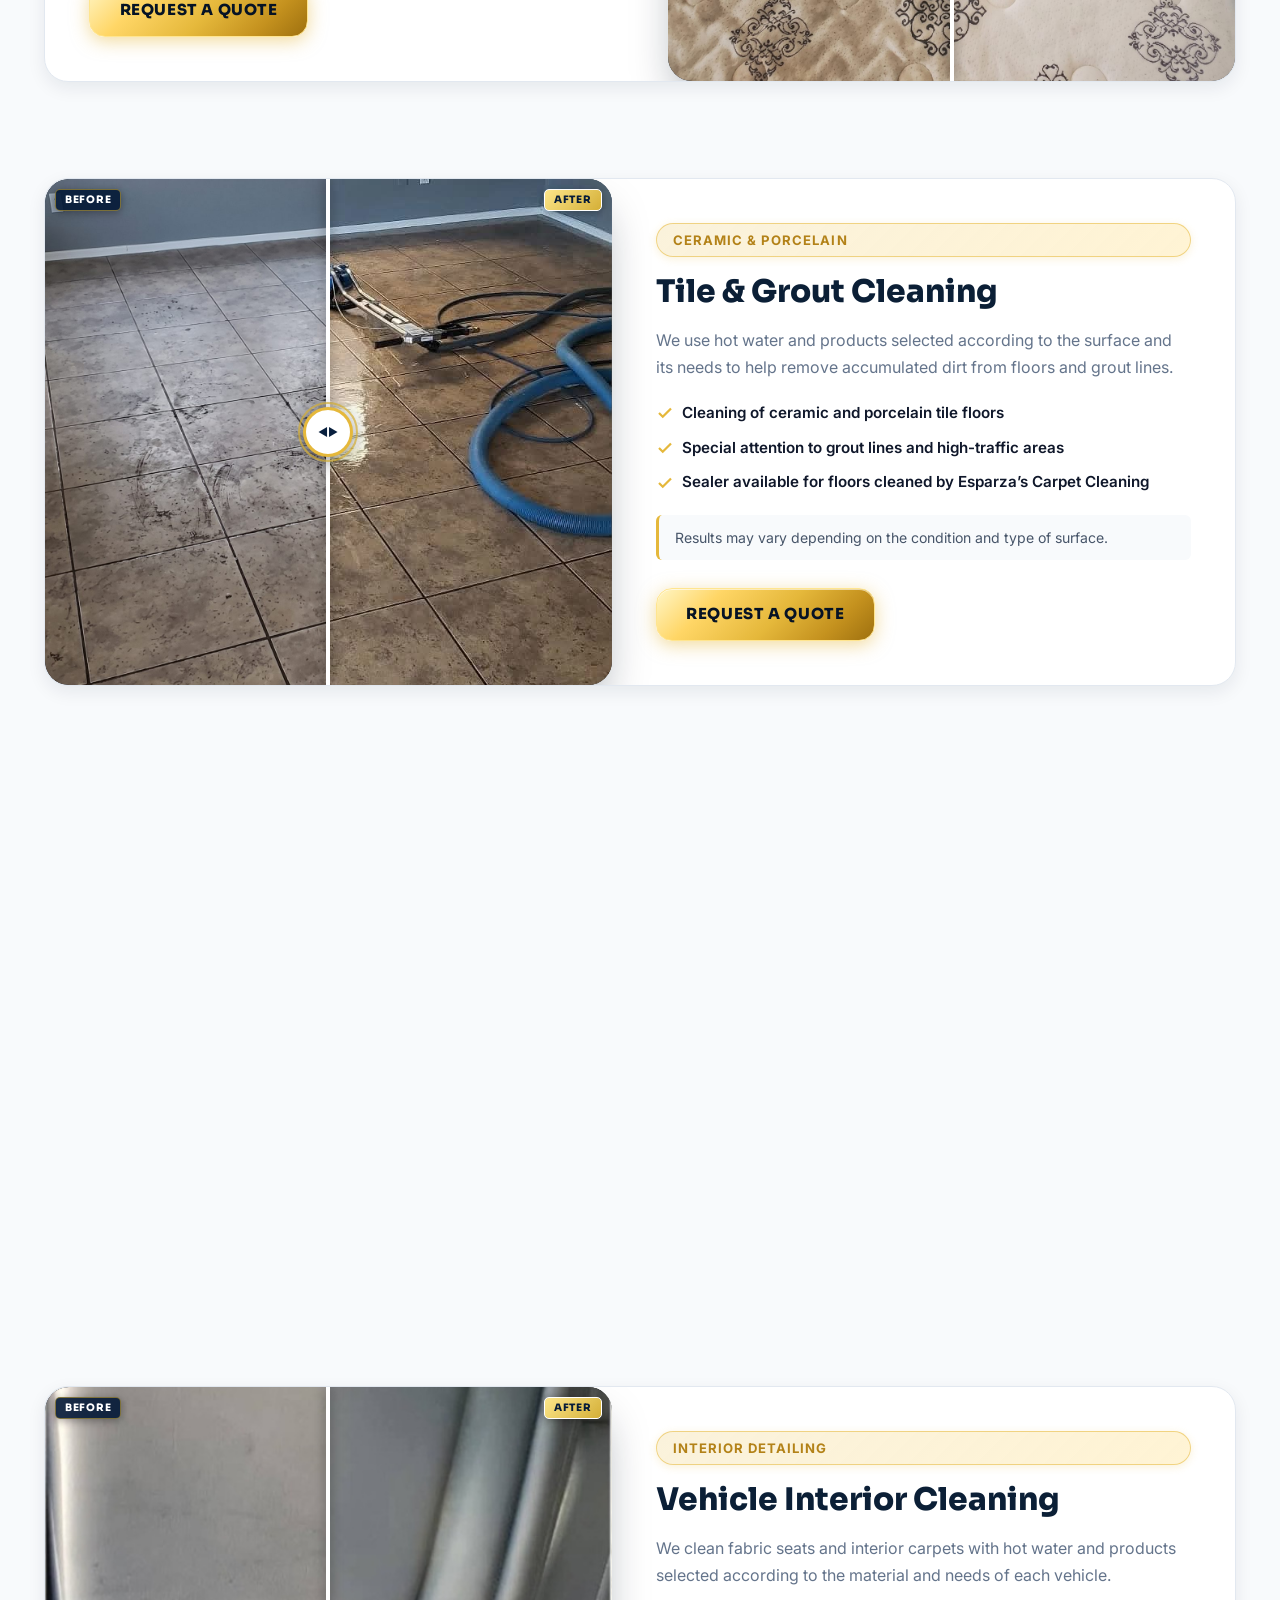
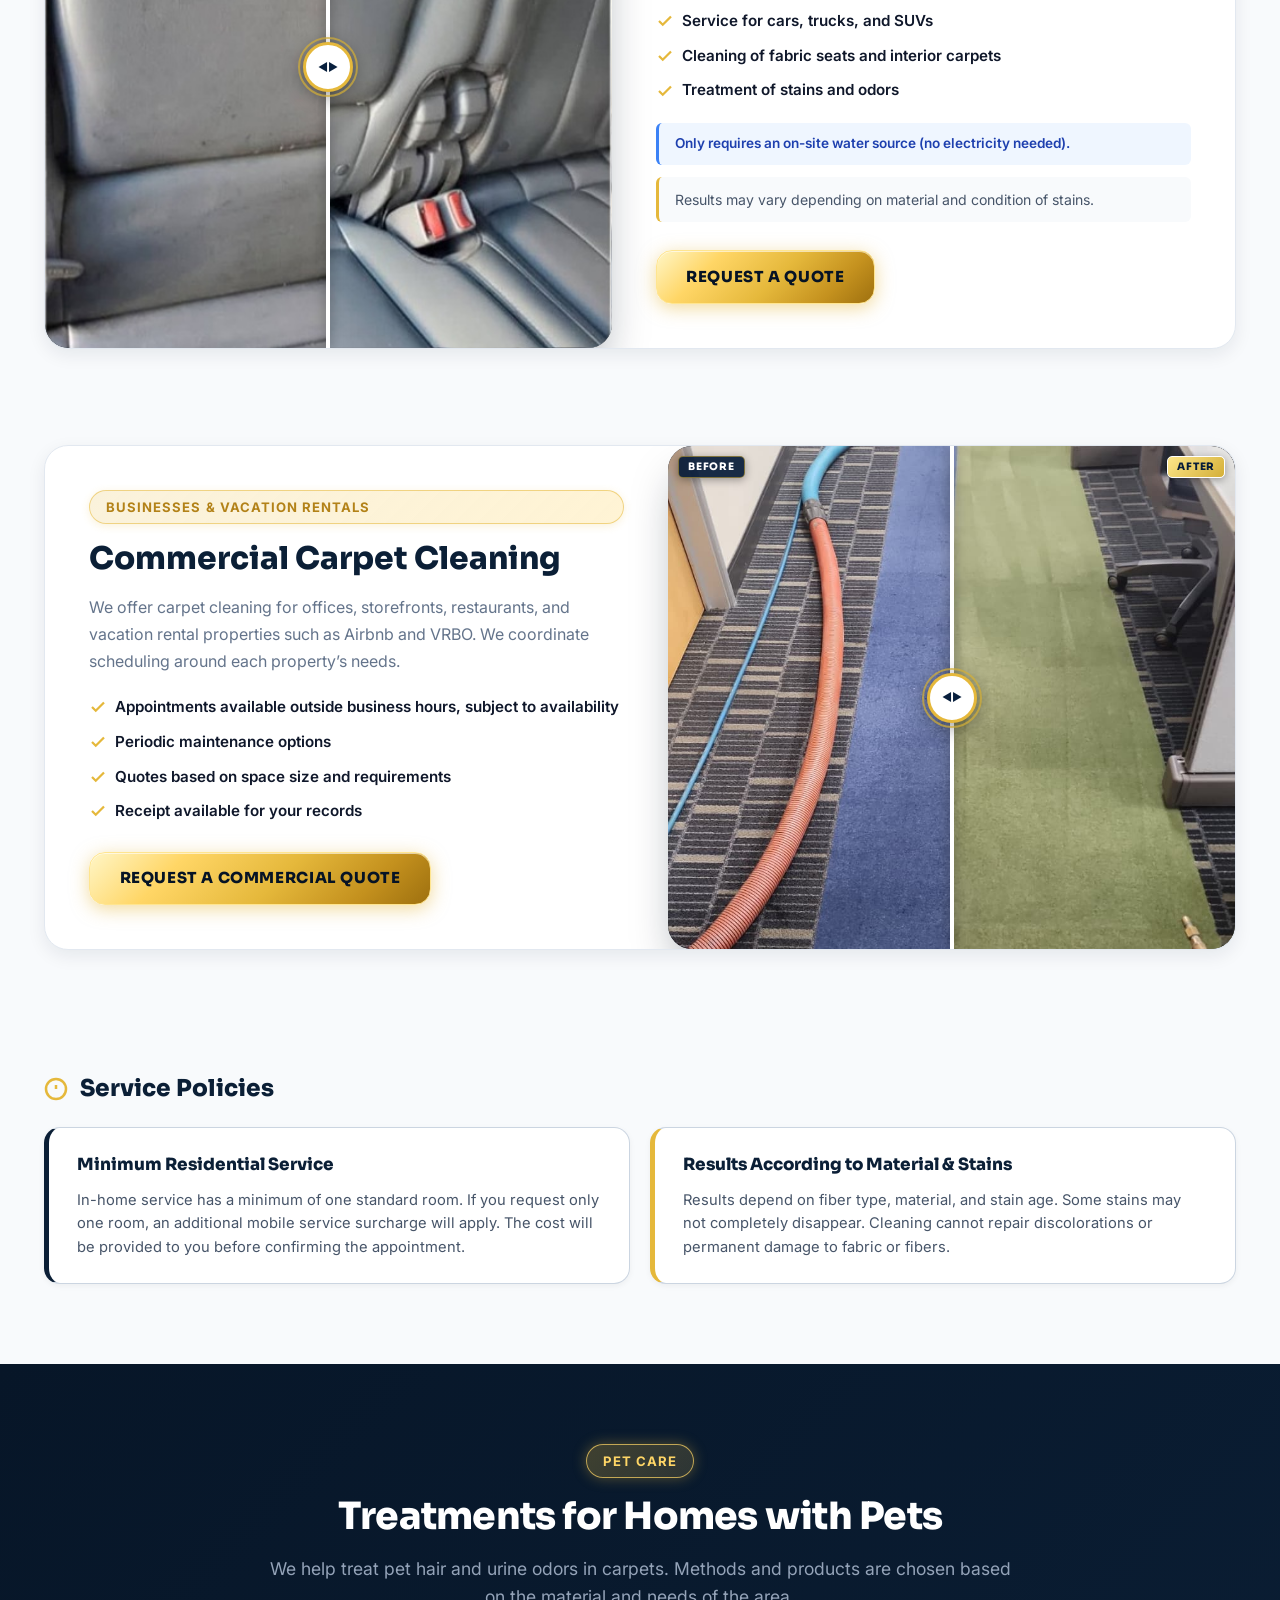
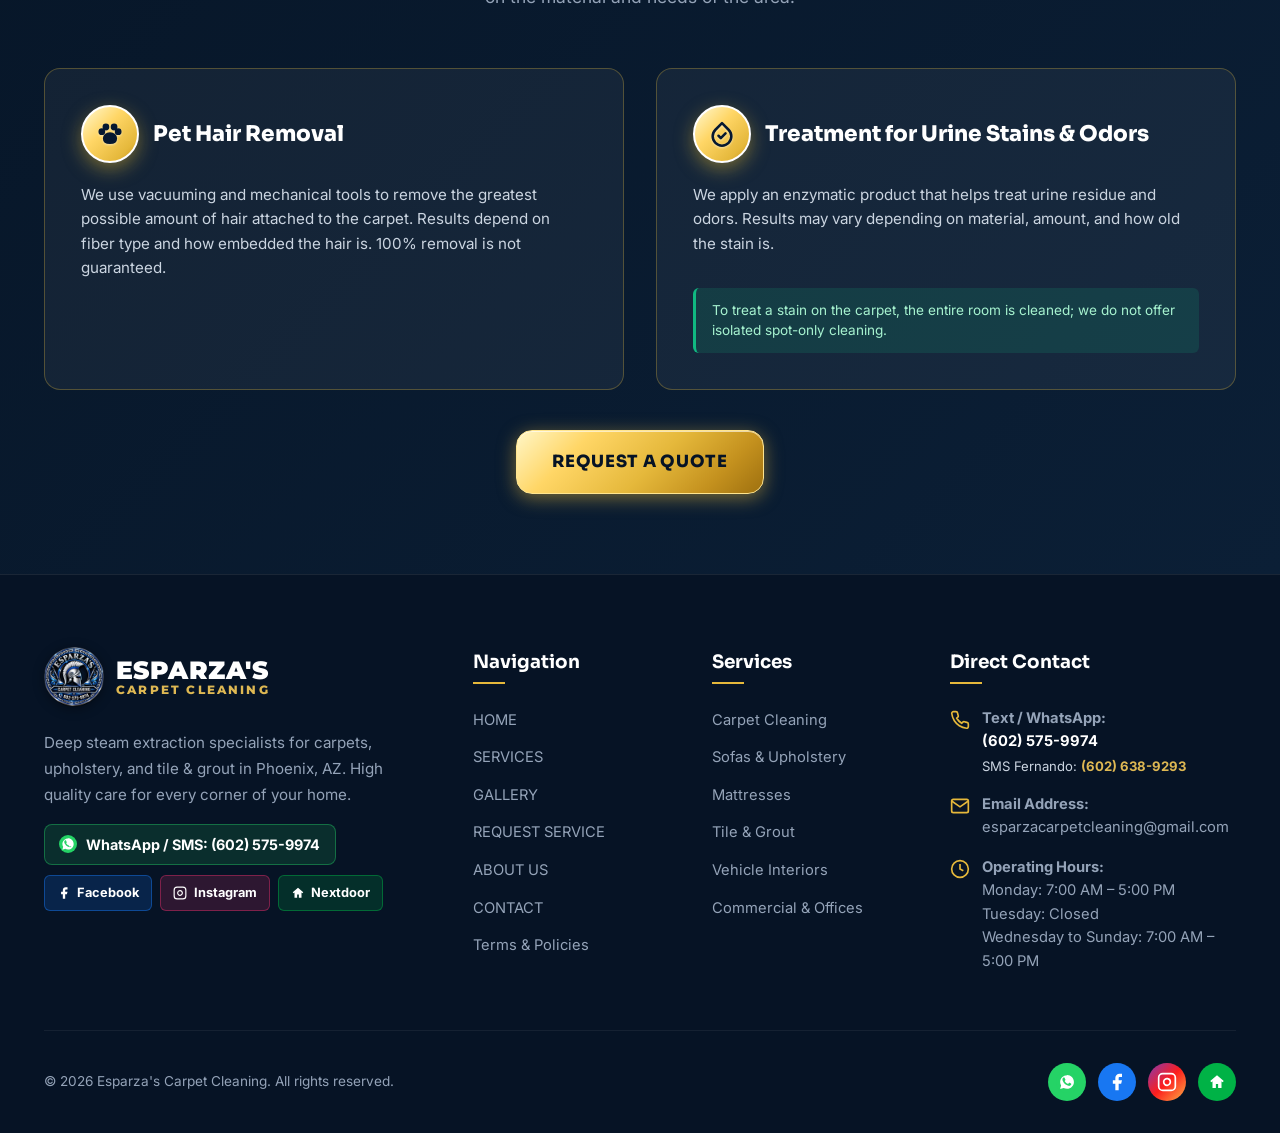
<file: servicios.html>
<!DOCTYPE html>
<html lang="es">
<head>
  <meta charset="UTF-8">
  <meta name="viewport" content="width=device-width, initial-scale=1.0">
  <title data-i18n="page_title_servicios">Servicios de Limpieza de Alfombras, Salas y Pisos en Arizona | Esparza's Carpet Cleaning</title>
  <meta name="description" data-i18n-meta="page_meta_servicios" content="Servicios de limpieza por inyección y extracción con agua caliente en Phoenix, AZ: alfombras, muebles tapizados, colchones, pisos y boquillas, sillas, interior de vehículos y limpieza comercial.">
  <link rel="stylesheet" href="css/styles.css">
  <link rel="stylesheet" href="css/components.css">
  <link rel="icon" type="image/svg+xml" href="assets/images/logo.svg">
</head>
<body>

  <!-- Top Notice Bar -->
  <div class="top-notice-bar">
    <div class="container">
      <div class="top-notice-info">
        <span class="top-notice-item">
          <svg width="15" height="15" viewBox="0 0 24 24" fill="none" stroke="currentColor" stroke-width="2"><path d="M12 2a8 8 0 0 0-8 8c0 5.25 8 12 8 12s8-6.75 8-12a8 8 0 0 0-8-8z"/><circle cx="12" cy="10" r="3"/></svg>
          <span data-i18n="top_area">Área Metropolitana de Phoenix y Alrededores</span>
        </span>
        <span class="top-notice-item">
          <svg width="15" height="15" viewBox="0 0 24 24" fill="none" stroke="currentColor" stroke-width="2"><circle cx="12" cy="12" r="10"/><polyline points="12 6 12 12 16 14"/></svg>
          <span data-i18n="top_hours">Disponible de lunes a domingo: 7:00 a. m. – 5:00 p. m.</span>
        </span>
        <span class="top-notice-item">
          <svg width="15" height="15" viewBox="0 0 24 24" fill="none" stroke="currentColor" stroke-width="2" stroke-linecap="round" stroke-linejoin="round"><path d="M21 15a2 2 0 0 1-2 2H7l-4 4V5a2 2 0 0 1 2-2h14a2 2 0 0 1 2 2z"/></svg>
          <span data-i18n="top_direct">Mensajes / WhatsApp: (602) 575-9974</span>
        </span>
      </div>
    </div>
  </div>

  <!-- Header -->
  <header class="site-header">
    <div class="container header-inner">
      <a href="index.html" class="brand-logo" title="Esparza's Carpet Cleaning">
        <img src="assets/images/logo-spartan.png" alt="Logo de Esparza's Carpet Cleaning" width="60" height="60" data-i18n-alt="logo_main_alt">
        <div class="logo-text-group">
          <span class="logo-main-text">ESPARZA'S</span>
          <span class="logo-sub-text">CARPET CLEANING</span>
        </div>
      </a>

      <nav class="main-nav">
        <ul class="nav-links">
          <li><a href="index.html" class="nav-link" data-i18n="nav_inicio">INICIO</a></li>
          <li><a href="servicios.html" class="nav-link active" data-i18n="nav_servicios">SERVICIOS</a></li>
          <li><a href="index.html#tarifas" class="nav-link" data-i18n="nav_tarifas">COTIZACIÓN</a></li>
          <li><a href="galeria.html" class="nav-link" data-i18n="nav_galeria">GALERÍA</a></li>
          <li><a href="index.html#promociones" class="nav-link" data-i18n="nav_promociones">PROMOCIONES</a></li>
          <li><a href="index.html#comentarios" class="nav-link" data-i18n="nav_resenas">RESEÑAS</a></li>
          <li><a href="nosotros.html" class="nav-link" data-i18n="nav_nosotros">NOSOTROS</a></li>
          <li><a href="contacto.html" class="nav-link" data-i18n="nav_contacto">CONTACTO</a></li>
        </ul>

        <!-- Language Switcher (Desktop) -->
        <div class="lang-switch-container">
          <button type="button" class="lang-btn" data-lang="en">EN</button>
          <span class="lang-separator">|</span>
          <button type="button" class="lang-btn active" data-lang="es">ES</button>
        </div>

        <a href="solicitud.html" class="btn-nav-gold">
          <svg width="20" height="20" viewBox="0 0 24 24" fill="none" style="flex-shrink: 0;"><circle cx="12" cy="12" r="12" fill="#25D366"/><path d="M12.04 4.5c-4.14 0-7.5 3.36-7.5 7.5 0 1.33.35 2.62 1.01 3.75L4.5 19.5l3.86-1.01c1.1.6 2.34.91 3.68.91 4.14 0 7.5-3.36 7.5-7.5s-3.36-7.5-7.5-7.5zm4.45 10.63c-.19.53-1.09 1.01-1.54 1.07-.39.06-.9.08-1.46-.1-.34-.11-.79-.26-1.37-.51-2.43-1.05-4-3.52-4.12-3.68-.12-.16-.99-1.32-.99-2.51 0-1.19.63-1.78.85-2.02.22-.24.48-.3.64-.3.16 0 .32 0 .46.01.15.01.35-.06.55.42.21.49.71 1.74.77 1.87.06.13.1.28.02.44-.08.16-.12.26-.24.4-.12.14-.26.31-.37.42-.12.12-.25.25-.11.49.14.24.62 1.02 1.33 1.65.91.81 1.68 1.06 1.92 1.18.24.12.38.1.52-.06.14-.16.6-.7.76-.94.16-.24.32-.2.53-.12.21.08 1.33.63 1.56.74.23.12.38.18.44.27.06.1.06.57-.13 1.1z" fill="#FFFFFF"/></svg>
          <span data-i18n="nav_cta">Solicitar cotización</span>
        </a>
      </nav>

      <button class="mobile-toggle-btn" aria-label="Menú de navegación móvil" data-i18n-aria="nav_menu_aria">
        <svg width="26" height="26" viewBox="0 0 24 24" fill="none" stroke="currentColor" stroke-width="2.5"><path d="M4 6h16M4 12h16M4 18h16"/></svg>
      </button>
    </div>
  </header>

  <!-- Mobile Drawer -->
  <div class="mobile-menu-drawer">
    <!-- Language Switcher (Mobile Drawer) -->
    <div style="display: flex; justify-content: center; margin-bottom: 1.5rem;">
      <div class="lang-switch-container">
        <button type="button" class="lang-btn" data-lang="en">EN</button>
        <span class="lang-separator">|</span>
        <button type="button" class="lang-btn active" data-lang="es">ES</button>
      </div>
    </div>

    <ul class="mobile-nav-links">
      <li><a href="index.html" class="nav-link" data-i18n="nav_inicio">INICIO</a></li>
      <li><a href="servicios.html" class="nav-link active" data-i18n="nav_servicios">SERVICIOS</a></li>
      <li><a href="index.html#tarifas" class="nav-link" data-i18n="nav_tarifas">COTIZACIÓN</a></li>
      <li><a href="galeria.html" class="nav-link" data-i18n="nav_galeria">GALERÍA</a></li>
      <li><a href="index.html#promociones" class="nav-link" data-i18n="nav_promociones">PROMOCIONES</a></li>
      <li><a href="index.html#comentarios" class="nav-link" data-i18n="nav_resenas">RESEÑAS</a></li>
      <li><a href="nosotros.html" class="nav-link" data-i18n="nav_nosotros">NOSOTROS</a></li>
      <li><a href="contacto.html" class="nav-link" data-i18n="nav_contacto">CONTACTO</a></li>
    </ul>
    <div style="margin-top: 1.5rem; display: flex; flex-direction: column; gap: 1rem;">
      <a href="solicitud.html" class="btn-nav-gold" style="width: 100%; justify-content: center;">
        <svg width="20" height="20" viewBox="0 0 24 24" fill="none" style="flex-shrink: 0;"><circle cx="12" cy="12" r="12" fill="#25D366"/><path d="M12.04 4.5c-4.14 0-7.5 3.36-7.5 7.5 0 1.33.35 2.62 1.01 3.75L4.5 19.5l3.86-1.01c1.1.6 2.34.91 3.68.91 4.14 0 7.5-3.36 7.5-7.5s-3.36-7.5-7.5-7.5zm4.45 10.63c-.19.53-1.09 1.01-1.54 1.07-.39.06-.9.08-1.46-.1-.34-.11-.79-.26-1.37-.51-2.43-1.05-4-3.52-4.12-3.68-.12-.16-.99-1.32-.99-2.51 0-1.19.63-1.78.85-2.02.22-.24.48-.3.64-.3.16 0 .32 0 .46.01.15.01.35-.06.55.42.21.49.71 1.74.77 1.87.06.13.1.28.02.44-.08.16-.12.26-.24.4-.12.14-.26.31-.37.42-.12.12-.25.25-.11.49.14.24.62 1.02 1.33 1.65.91.81 1.68 1.06 1.92 1.18.24.12.38.1.52-.06.14-.16.6-.7.76-.94.16-.24.32-.2.53-.12.21.08 1.33.63 1.56.74.23.12.38.18.44.27.06.1.06.57-.13 1.1z" fill="#FFFFFF"/></svg>
        <span data-i18n="nav_cta">Solicitar cotización</span>
      </a>
      <a href="https://wa.me/16025759974" target="_blank" rel="noopener" class="btn btn-secondary" style="width: 100%; justify-content: center;" data-i18n="nav_call">Mensajes / WhatsApp: (602) 575-9974</a>
    </div>
  </div>

  <main>
    <!-- PAGE HERO BANNER -->
    <section class="section-dark" style="position: relative; overflow: hidden; padding: 4.5rem 0 4rem 0; background: radial-gradient(120% 120% at 50% 10%, #0c2340 0%, #061325 100%);">
      <!-- Ambient Glow Orbs -->
      <div class="ambient-glow-orb orb-amber" style="top: -60px; right: 8%; width: 420px; height: 420px;"></div>
      <div class="ambient-glow-orb orb-azure" style="bottom: -80px; left: 5%; width: 450px; height: 450px;"></div>
      <div class="ambient-glow-orb orb-navy" style="top: 30%; left: 40%; width: 350px; height: 350px;"></div>

      <div class="container" style="text-align: center; position: relative; z-index: 2;">
        <span class="section-badge gold reveal-on-scroll" data-i18n="srv_page_badge">Catálogo Profesional</span>
        <h1 class="section-title reveal-on-scroll stagger-1" style="font-size: clamp(1.85rem, 3.6vw, 2.75rem); text-transform: none; max-width: 900px; margin: 0 auto 1rem auto;" data-i18n="srv_page_title">Limpieza profesional de alfombras y tapicería en Arizona</h1>
        <p class="section-subtitle reveal-on-scroll stagger-2" style="max-width: 780px; margin: 0 auto 2.25rem auto;" data-i18n="srv_page_sub">
          Usamos equipo profesional de inyección y extracción, agua caliente y productos seleccionados según las necesidades de cada superficie.
        </p>
        <div class="reveal-on-scroll stagger-3" style="display: flex; gap: 1rem; justify-content: center; flex-wrap: wrap;">
          <a href="solicitud.html" class="btn btn-primary btn-lg" data-i18n="srv_page_btn1">Solicitar cotización</a>
          <a href="galeria.html" class="btn btn-secondary btn-lg" data-i18n="srv_page_btn2">Ver resultados</a>
        </div>
      </div>
    </section>

    <!-- NUESTRO PROCESO DE LIMPIEZA EN 5 PASOS -->
    <section class="section section-white" style="padding: 3.5rem 0; border-bottom: 1px solid var(--color-border-light);">
      <div class="container">
        <div class="section-header reveal-on-scroll" style="margin-bottom: 2.5rem;">
          <span class="section-badge gold" data-i18n="srv_proto_badge">Nuestro proceso</span>
          <h2 class="section-title" style="font-size: 2rem; text-transform: none;" data-i18n="srv_proto_title">Nuestro proceso de limpieza</h2>
        </div>

        <div style="display: grid; grid-template-columns: repeat(auto-fit, minmax(210px, 1fr)); gap: 1.5rem;">
          <div class="protocol-card-gold reveal-on-scroll stagger-1">
            <div class="gold-medallion-icon" title="Paso 1: Evaluación">
              <svg width="28" height="28" viewBox="0 0 24 24" fill="none" stroke="currentColor" stroke-width="2" stroke-linecap="round" stroke-linejoin="round">
                <circle cx="11" cy="11" r="8"/>
                <path d="m21 21-4.3-4.3"/>
              </svg>
            </div>
            <div class="protocol-num-badge">01</div>
            <h4 style="font-family: var(--font-heading); font-weight: 800; margin-bottom: 0.5rem; color: var(--color-primary);" data-i18n="srv_p1_title">1. Evaluación</h4>
            <p style="font-size: 0.88rem; color: var(--color-text-muted); line-height: 1.5;" data-i18n="srv_p1_desc">Revisamos la superficie, el tipo de fibra y las áreas que requieren atención para elegir el proceso adecuado.</p>
          </div>

          <div class="protocol-card-gold reveal-on-scroll stagger-2">
            <div class="gold-medallion-icon" title="Paso 2: Pretratamiento">
              <svg width="28" height="28" viewBox="0 0 24 24" fill="none" stroke="currentColor" stroke-width="2" stroke-linecap="round" stroke-linejoin="round">
                <path d="M17.7 7.7a2.5 2.5 0 1 1 1.8 4.3H2"/>
                <path d="M9.6 4.6A2 2 0 1 1 11 8H2"/>
                <path d="M12.6 19.4A2 2 0 1 0 14 16H2"/>
              </svg>
            </div>
            <div class="protocol-num-badge">02</div>
            <h4 style="font-family: var(--font-heading); font-weight: 800; margin-bottom: 0.5rem; color: var(--color-primary);" data-i18n="srv_p2_title">2. Pretratamiento</h4>
            <p style="font-size: 0.88rem; color: var(--color-text-muted); line-height: 1.5;" data-i18n="srv_p2_desc">Aplicamos productos adecuados para ayudar a aflojar la suciedad antes de la limpieza.</p>
          </div>

          <div class="protocol-card-gold reveal-on-scroll stagger-3">
            <div class="gold-medallion-icon" title="Paso 3: Limpieza profunda">
              <svg width="28" height="28" viewBox="0 0 24 24" fill="none" stroke="currentColor" stroke-width="2" stroke-linecap="round" stroke-linejoin="round">
                <path d="M11 20A7 7 0 0 1 9.8 6.1C15.5 5 17 4.48 19 2c1 2 2 4.18 2 8 0 5.5-4.78 10-10 10Z"/>
                <path d="M2 21c0-3 1.85-5.36 5.08-6C9.5 14.52 12 13 13 12"/>
              </svg>
            </div>
            <div class="protocol-num-badge">03</div>
            <h4 style="font-family: var(--font-heading); font-weight: 800; margin-bottom: 0.5rem; color: var(--color-primary);" data-i18n="srv_p3_title">3. Limpieza profunda</h4>
            <p style="font-size: 0.88rem; color: var(--color-text-muted); line-height: 1.5;" data-i18n="srv_p3_desc">Limpiamos con equipo profesional de inyección y extracción, según el material y sus necesidades.</p>
          </div>

          <div class="protocol-card-gold reveal-on-scroll stagger-4">
            <div class="gold-medallion-icon" title="Paso 4: Extracción">
              <svg width="28" height="28" viewBox="0 0 24 24" fill="none" stroke="currentColor" stroke-width="2" stroke-linecap="round" stroke-linejoin="round">
                <path d="M8.5 14.5A2.5 2.5 0 0 0 11 12c0-1.38-.5-2-1-3-1.072-2.143-.224-4.054 2-6 .5 2.5 2 4.9 4 6.5 2 1.6 3 3.5 3 5.5a7 7 0 1 1-14 0c0-1.153.433-2.294 1-3a2.5 2.5 0 0 0 2.5 2.5z"/>
              </svg>
            </div>
            <div class="protocol-num-badge">04</div>
            <h4 style="font-family: var(--font-heading); font-weight: 800; margin-bottom: 0.5rem; color: var(--color-primary);" data-i18n="srv_p4_title">4. Extracción</h4>
            <p style="font-size: 0.88rem; color: var(--color-text-muted); line-height: 1.5;" data-i18n="srv_p4_desc">La succión ayuda a retirar la suciedad y el agua utilizada durante el proceso.</p>
          </div>

          <div class="protocol-card-gold reveal-on-scroll stagger-5">
            <div class="gold-medallion-icon" title="Paso 5: Revisión y recomendaciones">
              <svg width="28" height="28" viewBox="0 0 24 24" fill="none" stroke="currentColor" stroke-width="2" stroke-linecap="round" stroke-linejoin="round">
                <path d="m12 3-1.912 5.813a2 2 0 0 1-1.275 1.275L3 12l5.813 1.912a2 2 0 0 1 1.275 1.275L12 21l1.912-5.813a2 2 0 0 1 1.275-1.275L21 12l-5.813-1.912a2 2 0 0 1-1.275-1.275L12 3Z"/>
                <path d="M5 3v4"/>
                <path d="M19 17v4"/>
                <path d="M3 5h4"/>
                <path d="M17 19h4"/>
              </svg>
            </div>
            <div class="protocol-num-badge">05</div>
            <h4 style="font-family: var(--font-heading); font-weight: 800; margin-bottom: 0.5rem; color: var(--color-primary);" data-i18n="srv_p5_title">5. Revisión y recomendaciones</h4>
            <p style="font-size: 0.88rem; color: var(--color-text-muted); line-height: 1.5;" data-i18n="srv_p5_desc">Revisamos el trabajo y compartimos recomendaciones para el secado. El tiempo puede variar según la superficie, sus fibras y la ventilación del área.</p>
          </div>
        </div>
      </div>
    </section>

    <!-- DETALLE PROFUNDO DE LOS 7 SERVICIOS (TODOS CON ANTES Y DESPUÉS INTERACTIVO) -->
    <section class="section section-light">
      <div class="container" style="display: flex; flex-direction: column; gap: 3.5rem;">

        <!-- Barra rápida de navegación por servicio -->
        <div class="gallery-filters reveal-on-scroll" style="margin-bottom: 0;">
          <a href="#alfombras" class="gallery-filter-btn" style="text-decoration: none;" data-i18n="srv_nav_carpets">Habitaciones de alfombra</a>
          <a href="#sofas" class="gallery-filter-btn" style="text-decoration: none;" data-i18n="srv_nav_sofas">Sofás y salas</a>
          <a href="#colchones" class="gallery-filter-btn" style="text-decoration: none;" data-i18n="srv_nav_mattresses">Colchones</a>
          <a href="#pisos" class="gallery-filter-btn" style="text-decoration: none;" data-i18n="srv_nav_tile">Pisos y boquillas</a>
          <a href="#sillas" class="gallery-filter-btn" style="text-decoration: none;" data-i18n="srv_nav_chairs">Sillas</a>
          <a href="#vehiculos" class="gallery-filter-btn" style="text-decoration: none;" data-i18n="srv_nav_cars">Vehículos</a>
          <a href="#comercial" class="gallery-filter-btn" style="text-decoration: none;" data-i18n="srv_nav_comm">Limpieza comercial</a>
        </div>

        <!-- SERVICE 1: CARPETS -->
        <div id="alfombras" class="service-detail-row reveal-on-scroll">
          <div class="service-detail-content">
            <div class="section-badge gold" data-i18n="srv1_badge">Servicio residencial</div>
            <h3 style="font-family: var(--font-heading); font-size: clamp(1.6rem, 2.8vw, 2.1rem); font-weight: 800; margin-bottom: 1rem; color: var(--color-primary);" data-i18n="srv1_title">Limpieza de alfombras por habitación</h3>
            <p style="color: var(--color-text-muted); margin-bottom: 1.25rem; line-height: 1.7;" data-i18n="srv1_desc">
              Realizamos limpieza por inyección y extracción con agua caliente y productos seleccionados según el tipo de fibra y las necesidades de cada alfombra.
            </p>
            <ul style="list-style: none; display: flex; flex-direction: column; gap: 0.65rem; margin-bottom: 1.25rem;">
              <li style="display: flex; align-items: center; gap: 0.5rem; font-weight: 600; font-size: 0.95rem;">
                <svg width="18" height="18" viewBox="0 0 24 24" fill="none" stroke="currentColor" stroke-width="3" style="color: var(--color-accent); flex-shrink: 0;"><polyline points="20 6 9 17 4 12"/></svg>
                <span data-i18n="srv1_f1">Servicio por habitación estándar de aproximadamente 13 × 15 pies (promoción de 3 habitaciones con 1 pasillo y desodorante incluidos)</span>
              </li>
              <li style="display: flex; align-items: center; gap: 0.5rem; font-weight: 600; font-size: 0.95rem;">
                <svg width="18" height="18" viewBox="0 0 24 24" fill="none" stroke="currentColor" stroke-width="3" style="color: var(--color-accent); flex-shrink: 0;"><polyline points="20 6 9 17 4 12"/></svg>
                <span data-i18n="srv1_f2">Desodorante incluido en el servicio</span>
              </li>
              <li style="display: flex; align-items: center; gap: 0.5rem; font-weight: 600; font-size: 0.95rem;">
                <svg width="18" height="18" viewBox="0 0 24 24" fill="none" stroke="currentColor" stroke-width="3" style="color: var(--color-accent); flex-shrink: 0;"><polyline points="20 6 9 17 4 12"/></svg>
                <span data-i18n="srv1_f3">Inyección y extracción con agua caliente y productos seleccionados según la superficie</span>
              </li>
            </ul>
            <div style="background: #F8FAFC; border-left: 3px solid var(--color-accent); padding: 0.75rem 1rem; border-radius: 6px; font-size: 0.88rem; color: #475569; margin-bottom: 1.75rem; line-height: 1.5;" data-i18n="srv1_note">
              Comparte tu código postal (ZIP) para confirmar disponibilidad y cualquier cargo de traslado. El tiempo de secado y los resultados varían según la fibra y las condiciones del área.
            </div>
            <div style="display: flex; flex-wrap: wrap; gap: 0.75rem;">
              <a href="solicitud.html?servicio=alfombras" class="btn btn-primary" data-i18n="srv1_cta">Solicitar cotización</a>
            </div>
          </div>
          <div class="service-detail-media before-after-container" style="min-height: 360px;">
            <div class="ba-mini-badge antes" data-i18n="hero_antes">ANTES</div>
            <div class="ba-mini-badge despues" data-i18n="hero_despues">DESPUÉS</div>
            <img src="assets/images/otras-3.jpg" alt="Alfombra antes de la limpieza" class="ba-image ba-image-before">
            <img src="assets/images/otras-4.jpg" alt="Alfombra después de la limpieza" class="ba-image ba-image-after" data-i18n-alt="srv1_img_alt">
            <div class="ba-handle">
              <div class="ba-handle-button"><span class="hero-handle-arrow-left">&#9664;</span><span class="hero-handle-arrow-right">&#9654;</span></div>
            </div>
            <input type="range" min="0" max="100" value="50" class="ba-range-input" aria-label="Comparar antes y después alfombras">
          </div>
        </div>

        <!-- SERVICE 2: SOFAS & SECTIONALS -->
        <div id="sofas" class="service-detail-row reveal-on-scroll">
          <div class="service-detail-content">
            <div class="section-badge gold" data-i18n="srv2_badge">Sofás, sillones y seccionales</div>
            <h3 style="font-family: var(--font-heading); font-size: clamp(1.5rem, 2.5vw, 1.95rem); font-weight: 800; margin-bottom: 1rem; color: var(--color-primary); line-height: 1.2;" data-i18n="srv2_title">Limpieza de muebles tapizados</h3>
            <p style="color: var(--color-text-muted); margin-bottom: 1.25rem; line-height: 1.7;" data-i18n="srv2_desc">
              Limpiamos tus muebles tapizados por inyección y extracción con agua caliente. Evaluamos el tipo de tela y su condición para elegir el método y los productos adecuados.
            </p>
            <ul style="list-style: none; display: flex; flex-direction: column; gap: 0.65rem; margin-bottom: 1.25rem;">
              <li style="display: flex; align-items: center; gap: 0.5rem; font-weight: 600; font-size: 0.95rem;">
                <svg width="18" height="18" viewBox="0 0 24 24" fill="none" stroke="currentColor" stroke-width="3" style="color: var(--color-accent); flex-shrink: 0;"><polyline points="20 6 9 17 4 12"/></svg>
                <span data-i18n="srv2_f1">Servicio para sofás de 3 plazas, sillones individuales, salas seccionales en «L» y reclinables.</span>
              </li>
              <li style="display: flex; align-items: center; gap: 0.5rem; font-weight: 600; font-size: 0.95rem;">
                <svg width="18" height="18" viewBox="0 0 24 24" fill="none" stroke="currentColor" stroke-width="3" style="color: var(--color-accent); flex-shrink: 0;"><polyline points="20 6 9 17 4 12"/></svg>
                <span data-i18n="srv2_f2">Tratamiento de suciedad acumulada y manchas de uso diario según el material.</span>
              </li>
              <li style="display: flex; align-items: center; gap: 0.5rem; font-weight: 600; font-size: 0.95rem;">
                <svg width="18" height="18" viewBox="0 0 24 24" fill="none" stroke="currentColor" stroke-width="3" style="color: var(--color-accent); flex-shrink: 0;"><polyline points="20 6 9 17 4 12"/></svg>
                <span data-i18n="srv2_f3">Podemos ayudar a reducir el pelo incrustado de mascotas; no se garantiza eliminarlo por completo.</span>
              </li>
            </ul>
            <div style="background: #F8FAFC; border-left: 3px solid var(--color-accent); padding: 0.75rem 1rem; border-radius: 6px; font-size: 0.88rem; color: #475569; margin-bottom: 1.75rem; line-height: 1.5;" data-i18n="srv2_drying_note">
              Envíanos fotos claras de tus muebles para cotizar. El tiempo de secado y los resultados dependen del tipo de tela y las condiciones del espacio.
            </div>
            <div style="display: flex; flex-wrap: wrap; gap: 0.75rem;">
              <a href="solicitud.html?servicio=sofas" class="btn btn-primary" data-i18n="srv2_cta">Solicitar cotización</a>
            </div>
          </div>
          <div class="service-detail-media before-after-container" style="min-height: 360px;">
            <div class="ba-mini-badge antes" data-i18n="hero_antes">ANTES</div>
            <div class="ba-mini-badge despues" data-i18n="hero_despues">DESPUÉS</div>
            <img src="assets/images/real-sofa-before.jpg" alt="Sofá antes de la limpieza" class="ba-image ba-image-before">
            <img src="assets/images/real-sofa-after.jpg" alt="Sofá después de la limpieza" class="ba-image ba-image-after" data-i18n-alt="srv2_img_alt">
            <div class="ba-handle">
              <div class="ba-handle-button"><span class="hero-handle-arrow-left">&#9664;</span><span class="hero-handle-arrow-right">&#9654;</span></div>
            </div>
            <input type="range" min="0" max="100" value="50" class="ba-range-input" aria-label="Comparar antes y después sofás">
          </div>
        </div>

        <!-- SERVICE 3: MATTRESSES -->
        <div id="colchones" class="service-detail-row reveal-on-scroll">
          <div class="service-detail-content">
            <div class="section-badge gold" data-i18n="srv3_badge">Colchones residenciales</div>
            <h3 style="font-family: var(--font-heading); font-size: clamp(1.5rem, 2.5vw, 1.95rem); font-weight: 800; margin-bottom: 1rem; color: var(--color-primary); line-height: 1.2;" data-i18n="srv3_title">Limpieza de colchones</h3>
            <p style="color: var(--color-text-muted); margin-bottom: 1.25rem; line-height: 1.7;" data-i18n="srv3_desc">
              Con el uso, los colchones pueden acumular polvo, sudor, manchas y olores. Realizamos limpieza por inyección y extracción con agua caliente y productos seleccionados según el material de cada colchón.
            </p>
            <ul style="list-style: none; display: flex; flex-direction: column; gap: 0.65rem; margin-bottom: 1.25rem;">
              <li style="display: flex; align-items: center; gap: 0.5rem; font-weight: 600; font-size: 0.95rem;">
                <svg width="18" height="18" viewBox="0 0 24 24" fill="none" stroke="currentColor" stroke-width="3" style="color: var(--color-accent); flex-shrink: 0;"><polyline points="20 6 9 17 4 12"/></svg>
                <span data-i18n="srv3_f1">Limpieza por extracción enfocada en suciedad superficial, sudor y manchas</span>
              </li>
              <li style="display: flex; align-items: center; gap: 0.5rem; font-weight: 600; font-size: 0.95rem;">
                <svg width="18" height="18" viewBox="0 0 24 24" fill="none" stroke="currentColor" stroke-width="3" style="color: var(--color-accent); flex-shrink: 0;"><polyline points="20 6 9 17 4 12"/></svg>
                <span data-i18n="srv3_f2">Productos seleccionados según el tejido del colchón</span>
              </li>
              <li style="display: flex; align-items: center; gap: 0.5rem; font-weight: 600; font-size: 0.95rem;">
                <svg width="18" height="18" viewBox="0 0 24 24" fill="none" stroke="currentColor" stroke-width="3" style="color: var(--color-accent); flex-shrink: 0;"><polyline points="20 6 9 17 4 12"/></svg>
                <span data-i18n="srv3_f3">Servicio disponible para tamaños Twin (Individual), Full (Matrimonial), Queen y King / Cal-King</span>
              </li>
            </ul>
            <div style="background: #F8FAFC; border-left: 3px solid var(--color-accent); padding: 0.75rem 1rem; border-radius: 6px; font-size: 0.88rem; color: #475569; margin-bottom: 1.75rem; line-height: 1.5;" data-i18n="srv3_note">
              La atenuación de manchas, olores y el tiempo de secado pueden variar según el tipo de tela y el tiempo que lleven en el colchón.
            </div>
            <div style="display: flex; flex-wrap: wrap; gap: 0.75rem;">
              <a href="solicitud.html?servicio=colchones" class="btn btn-primary" data-i18n="srv3_cta">Solicitar cotización</a>
            </div>
          </div>
          <div class="service-detail-media before-after-container" style="min-height: 360px;">
            <div class="ba-mini-badge antes" data-i18n="hero_antes">ANTES</div>
            <div class="ba-mini-badge despues" data-i18n="hero_despues">DESPUÉS</div>
            <img src="assets/images/MATTRESSES.jpg" alt="Colchón antes de la limpieza" class="ba-image ba-image-before">
            <img src="assets/images/mattress-after.jpg" alt="Colchón después de la limpieza" class="ba-image ba-image-after" data-i18n-alt="srv3_img_alt">
            <div class="ba-handle">
              <div class="ba-handle-button"><span class="hero-handle-arrow-left">&#9664;</span><span class="hero-handle-arrow-right">&#9654;</span></div>
            </div>
            <input type="range" min="0" max="100" value="50" class="ba-range-input" aria-label="Comparar antes y después colchón">
          </div>
        </div>

        <!-- SERVICE 4: TILE & GROUT -->
        <div id="pisos" class="service-detail-row reverse reveal-on-scroll">
          <div class="service-detail-media before-after-container" style="min-height: 360px;">
            <div class="ba-mini-badge antes" data-i18n="hero_antes">ANTES</div>
            <div class="ba-mini-badge despues" data-i18n="hero_despues">DESPUÉS</div>
            <img src="assets/images/PISOANTES.jpg" alt="Piso y boquillas antes de la limpieza" class="ba-image ba-image-before">
            <img src="assets/images/PISODESPUES.jpeg" alt="Piso y boquillas después de la limpieza" class="ba-image ba-image-after" data-i18n-alt="srv4_img_alt">
            <div class="ba-handle">
              <div class="ba-handle-button"><span class="hero-handle-arrow-left">&#9664;</span><span class="hero-handle-arrow-right">&#9654;</span></div>
            </div>
            <input type="range" min="0" max="100" value="50" class="ba-range-input" aria-label="Comparar antes y después pisos">
          </div>
          <div class="service-detail-content">
            <div class="section-badge gold" data-i18n="srv4_badge">Cerámica y porcelanato</div>
            <h3 style="font-family: var(--font-heading); font-size: clamp(1.5rem, 2.5vw, 1.95rem); font-weight: 800; margin-bottom: 1rem; color: var(--color-primary); line-height: 1.2;" data-i18n="srv4_title">Limpieza de pisos y boquillas</h3>
            <p style="color: var(--color-text-muted); margin-bottom: 1.25rem; line-height: 1.7;" data-i18n="srv4_desc">
              Usamos equipo rotativo, extracción con agua caliente y productos seleccionados según la superficie para ayudar a remover suciedad acumulada en los pisos y las líneas de boquilla.
            </p>
            <ul style="list-style: none; display: flex; flex-direction: column; gap: 0.65rem; margin-bottom: 1.25rem;">
              <li style="display: flex; align-items: center; gap: 0.5rem; font-weight: 600; font-size: 0.95rem;">
                <svg width="18" height="18" viewBox="0 0 24 24" fill="none" stroke="currentColor" stroke-width="3" style="color: var(--color-accent); flex-shrink: 0;"><polyline points="20 6 9 17 4 12"/></svg>
                <span data-i18n="srv4_f1">Limpieza de pisos de cerámica y porcelanato (cotización por pies cuadrados aproximados)</span>
              </li>
              <li style="display: flex; align-items: center; gap: 0.5rem; font-weight: 600; font-size: 0.95rem;">
                <svg width="18" height="18" viewBox="0 0 24 24" fill="none" stroke="currentColor" stroke-width="3" style="color: var(--color-accent); flex-shrink: 0;"><polyline points="20 6 9 17 4 12"/></svg>
                <span data-i18n="srv4_f2">Atención especial a las boquillas y áreas de alto tránsito</span>
              </li>
              <li style="display: flex; align-items: center; gap: 0.5rem; font-weight: 600; font-size: 0.95rem;">
                <svg width="18" height="18" viewBox="0 0 24 24" fill="none" stroke="currentColor" stroke-width="3" style="color: var(--color-accent); flex-shrink: 0;"><polyline points="20 6 9 17 4 12"/></svg>
                <span data-i18n="srv4_f3">Sellador disponible para pisos limpiados por Esparza’s Carpet Cleaning</span>
              </li>
            </ul>
            <div style="background: #F8FAFC; border-left: 3px solid var(--color-accent); padding: 0.75rem 1rem; border-radius: 6px; font-size: 0.88rem; color: #475569; margin-bottom: 1.75rem; line-height: 1.5;" data-i18n="srv4_note">
              Los resultados pueden variar según la porosidad de la boquilla, el estado y el tipo de superficie.
            </div>
            <div style="display: flex; flex-wrap: wrap; gap: 0.75rem;">
              <a href="solicitud.html?servicio=pisos" class="btn btn-primary" data-i18n="srv4_cta">Solicitar cotización</a>
            </div>
          </div>
        </div>

        <!-- SERVICE 5: CHAIRS -->
        <div id="sillas" class="service-detail-row reveal-on-scroll">
          <div class="service-detail-content">
            <div class="section-badge gold" data-i18n="srv5_badge">Comedor y oficina</div>
            <h3 style="font-family: var(--font-heading); font-size: clamp(1.5rem, 2.5vw, 1.95rem); font-weight: 800; margin-bottom: 1rem; color: var(--color-primary); line-height: 1.2;" data-i18n="srv5_title">Limpieza de sillas tapizadas</h3>
            <p style="color: var(--color-text-muted); margin-bottom: 1.25rem; line-height: 1.7;" data-i18n="srv5_desc">
              Limpiamos sillas tapizadas de comedor y oficina por inyección y extracción con agua caliente. Seleccionamos el método y los productos según el tipo de tela y las necesidades de cada pieza.
            </p>
            <ul style="list-style: none; display: flex; flex-direction: column; gap: 0.65rem; margin-bottom: 1.25rem;">
              <li style="display: flex; align-items: center; gap: 0.5rem; font-weight: 600; font-size: 0.95rem;">
                <svg width="18" height="18" viewBox="0 0 24 24" fill="none" stroke="currentColor" stroke-width="3" style="color: var(--color-accent); flex-shrink: 0;"><polyline points="20 6 9 17 4 12"/></svg>
                <span data-i18n="srv5_f1">Limpieza de asientos y respaldos tapizados</span>
              </li>
              <li style="display: flex; align-items: center; gap: 0.5rem; font-weight: 600; font-size: 0.95rem;">
                <svg width="18" height="18" viewBox="0 0 24 24" fill="none" stroke="currentColor" stroke-width="3" style="color: var(--color-accent); flex-shrink: 0;"><polyline points="20 6 9 17 4 12"/></svg>
                <span data-i18n="srv5_f2">Tratamiento de manchas comunes de comida, bebidas y uso diario</span>
              </li>
              <li style="display: flex; align-items: center; gap: 0.5rem; font-weight: 600; font-size: 0.95rem;">
                <svg width="18" height="18" viewBox="0 0 24 24" fill="none" stroke="currentColor" stroke-width="3" style="color: var(--color-accent); flex-shrink: 0;"><polyline points="20 6 9 17 4 12"/></svg>
                <span data-i18n="srv5_f3">Cotización personalizada según la cantidad de sillas o juegos de comedor</span>
              </li>
            </ul>
            <div style="background: #F8FAFC; border-left: 3px solid var(--color-accent); padding: 0.75rem 1rem; border-radius: 6px; font-size: 0.88rem; color: #475569; margin-bottom: 1.75rem; line-height: 1.5;" data-i18n="srv5_note">
              Los resultados y el tiempo de secado pueden variar según la tela y el estado de las manchas.
            </div>
            <div style="display: flex; flex-wrap: wrap; gap: 0.75rem;">
              <a href="solicitud.html?servicio=sillas" class="btn btn-primary" data-i18n="srv5_cta">Solicitar cotización</a>
            </div>
          </div>
          <div class="service-detail-media before-after-container" style="min-height: 360px;">
            <div class="ba-mini-badge antes" data-i18n="hero_antes">ANTES</div>
            <div class="ba-mini-badge despues" data-i18n="hero_despues">DESPUÉS</div>
            <img src="assets/images/SILLASSSS.jpeg" alt="Silla de comedor antes de la limpieza" class="ba-image ba-image-before">
            <img src="assets/images/SILLASS.jpeg" alt="Silla de comedor después de la limpieza" class="ba-image ba-image-after" data-i18n-alt="srv5_img_alt">
            <div class="ba-handle">
              <div class="ba-handle-button"><span class="hero-handle-arrow-left">&#9664;</span><span class="hero-handle-arrow-right">&#9654;</span></div>
            </div>
            <input type="range" min="0" max="100" value="50" class="ba-range-input" aria-label="Comparar antes y después sillas">
          </div>
        </div>

        <!-- SERVICE 6: VEHICLES -->
        <div id="vehiculos" class="service-detail-row reverse reveal-on-scroll">
          <div class="service-detail-media before-after-container" style="min-height: 360px;">
            <div class="ba-mini-badge antes" data-i18n="hero_antes">ANTES</div>
            <div class="ba-mini-badge despues" data-i18n="hero_despues">DESPUÉS</div>
            <img src="assets/images/car-seats-before.jpg" alt="Asientos de auto antes de la limpieza" class="ba-image ba-image-before">
            <img src="assets/images/car-seats-after.jpg" alt="Asientos de auto después de la limpieza" class="ba-image ba-image-after" data-i18n-alt="srv6_img_alt">
            <div class="ba-handle">
              <div class="ba-handle-button"><span class="hero-handle-arrow-left">&#9664;</span><span class="hero-handle-arrow-right">&#9654;</span></div>
            </div>
            <input type="range" min="0" max="100" value="50" class="ba-range-input" aria-label="Comparar antes y después interior de vehículos">
          </div>
          <div class="service-detail-content">
            <div class="section-badge gold" data-i18n="srv6_badge">Tapicería automotriz</div>
            <h3 style="font-family: var(--font-heading); font-size: clamp(1.5rem, 2.5vw, 1.95rem); font-weight: 800; margin-bottom: 1rem; color: var(--color-primary); line-height: 1.2;" data-i18n="srv6_title">Limpieza del interior de vehículos</h3>
            <p style="color: var(--color-text-muted); margin-bottom: 1.25rem; line-height: 1.7;" data-i18n="srv6_desc">
              Limpiamos asientos de tela, descansabrazos y alfombras interiores mediante inyección y extracción con agua caliente y productos seleccionados según el material de cada vehículo.
            </p>
            <ul style="list-style: none; display: flex; flex-direction: column; gap: 0.65rem; margin-bottom: 1.25rem;">
              <li style="display: flex; align-items: center; gap: 0.5rem; font-weight: 600; font-size: 0.95rem;">
                <svg width="18" height="18" viewBox="0 0 24 24" fill="none" stroke="currentColor" stroke-width="3" style="color: var(--color-accent); flex-shrink: 0;"><polyline points="20 6 9 17 4 12"/></svg>
                <span data-i18n="srv6_f1">Servicio a domicilio para autos, camionetas y SUVs</span>
              </li>
              <li style="display: flex; align-items: center; gap: 0.5rem; font-weight: 600; font-size: 0.95rem;">
                <svg width="18" height="18" viewBox="0 0 24 24" fill="none" stroke="currentColor" stroke-width="3" style="color: var(--color-accent); flex-shrink: 0;"><polyline points="20 6 9 17 4 12"/></svg>
                <span data-i18n="srv6_f2">Limpieza de asientos de tela, alfombras y tapetes</span>
              </li>
              <li style="display: flex; align-items: center; gap: 0.5rem; font-weight: 600; font-size: 0.95rem;">
                <svg width="18" height="18" viewBox="0 0 24 24" fill="none" stroke="currentColor" stroke-width="3" style="color: var(--color-accent); flex-shrink: 0;"><polyline points="20 6 9 17 4 12"/></svg>
                <span data-i18n="srv6_f3">Tratamiento de manchas de líquidos, polvo y olores en la cabina</span>
              </li>
            </ul>
            <div style="background: #EFF6FF; border-left: 3px solid #3B82F6; padding: 0.65rem 1rem; border-radius: 6px; font-size: 0.85rem; color: #1E40AF; margin-bottom: 0.75rem; font-weight: 600;" data-i18n="srv6_req">
              Solo se necesita toma de agua en el lugar y espacio para estacionar nuestra van (no se requiere luz eléctrica).
            </div>
            <div style="background: #F8FAFC; border-left: 3px solid var(--color-accent); padding: 0.75rem 1rem; border-radius: 6px; font-size: 0.88rem; color: #475569; margin-bottom: 1.75rem; line-height: 1.5;" data-i18n="srv6_note">
              Los resultados y el tiempo de secado pueden variar según el material y el estado de las manchas.
            </div>
            <div style="display: flex; flex-wrap: wrap; gap: 0.75rem;">
              <a href="solicitud.html?servicio=vehiculos" class="btn btn-primary" data-i18n="srv6_cta">Solicitar cotización</a>
            </div>
          </div>
        </div>

        <!-- SERVICE 7: COMMERCIAL & AIRBNB -->
        <div id="comercial" class="service-detail-row reveal-on-scroll">
          <div class="service-detail-content">
            <div class="section-badge gold" data-i18n="srv7_badge">Negocios y propiedades de renta vacacional</div>
            <h3 style="font-family: var(--font-heading); font-size: clamp(1.5rem, 2.5vw, 1.95rem); font-weight: 800; margin-bottom: 1rem; color: var(--color-primary); line-height: 1.2;" data-i18n="srv7_title">Limpieza comercial de alfombras</h3>
            <p style="color: var(--color-text-muted); margin-bottom: 1.25rem; line-height: 1.7;" data-i18n="srv7_desc">
              Ofrecemos limpieza por inyección y extracción con agua caliente para oficinas, locales comerciales, restaurantes y alojamientos de renta vacacional como Airbnb y VRBO. Coordinamos el horario según las necesidades de cada propiedad.
            </p>
            <ul style="list-style: none; display: flex; flex-direction: column; gap: 0.65rem; margin-bottom: 1.75rem;">
              <li style="display: flex; align-items: center; gap: 0.5rem; font-weight: 600; font-size: 0.95rem;">
                <svg width="18" height="18" viewBox="0 0 24 24" fill="none" stroke="currentColor" stroke-width="3" style="color: var(--color-accent); flex-shrink: 0;"><polyline points="20 6 9 17 4 12"/></svg>
                <span data-i18n="srv7_f1">Horarios disponibles de lunes a domingo según la operación de su negocio</span>
              </li>
              <li style="display: flex; align-items: center; gap: 0.5rem; font-weight: 600; font-size: 0.95rem;">
                <svg width="18" height="18" viewBox="0 0 24 24" fill="none" stroke="currentColor" stroke-width="3" style="color: var(--color-accent); flex-shrink: 0;"><polyline points="20 6 9 17 4 12"/></svg>
                <span data-i18n="srv7_f2">Opciones de mantenimiento periódico para áreas de tráfico continuo</span>
              </li>
              <li style="display: flex; align-items: center; gap: 0.5rem; font-weight: 600; font-size: 0.95rem;">
                <svg width="18" height="18" viewBox="0 0 24 24" fill="none" stroke="currentColor" stroke-width="3" style="color: var(--color-accent); flex-shrink: 0;"><polyline points="20 6 9 17 4 12"/></svg>
                <span data-i18n="srv7_f3">Cotizaciones personalizadas según las dimensiones y el estado del espacio</span>
              </li>
              <li style="display: flex; align-items: center; gap: 0.5rem; font-weight: 600; font-size: 0.95rem;">
                <svg width="18" height="18" viewBox="0 0 24 24" fill="none" stroke="currentColor" stroke-width="3" style="color: var(--color-accent); flex-shrink: 0;"><polyline points="20 6 9 17 4 12"/></svg>
                <span data-i18n="srv7_f4">Recibo disponible para sus registros administrativos</span>
              </li>
            </ul>
            <div style="display: flex; flex-wrap: wrap; gap: 0.75rem;">
              <a href="solicitud.html?servicio=comercial" class="btn btn-primary" data-i18n="srv7_cta">Solicitar cotización</a>
            </div>
          </div>
          <div class="service-detail-media before-after-container" style="min-height: 360px;">
            <div class="ba-mini-badge antes" data-i18n="hero_antes">ANTES</div>
            <div class="ba-mini-badge despues" data-i18n="hero_despues">DESPUÉS</div>
            <img src="assets/images/otras-9.jpg" alt="Alfombra comercial antes de la limpieza" class="ba-image ba-image-before">
            <img src="assets/images/otras-10.jpg" alt="Alfombra comercial después de la limpieza" class="ba-image ba-image-after" data-i18n-alt="srv7_img_alt">
            <div class="ba-handle">
              <div class="ba-handle-button"><span class="hero-handle-arrow-left">&#9664;</span><span class="hero-handle-arrow-right">&#9654;</span></div>
            </div>
            <input type="range" min="0" max="100" value="50" class="ba-range-input" aria-label="Comparar antes y después comercial">
          </div>
        </div>

        <!-- IMPORTANT POLICIES: 2 DISTINCT BOXES -->
        <div class="reveal-on-scroll" style="margin-top: 1.5rem;">
          <div style="display: flex; align-items: center; gap: 0.75rem; margin-bottom: 1.25rem;">
            <svg width="24" height="24" viewBox="0 0 24 24" fill="none" stroke="var(--color-accent)" stroke-width="2.5"><circle cx="12" cy="12" r="10"/><line x1="12" y1="8" x2="12" y2="12"/><line x1="12" y1="16" x2="12.01" y2="16"/></svg>
            <h3 style="font-family: var(--font-heading); font-size: 1.45rem; font-weight: 800; color: var(--color-primary); margin: 0;" data-i18n="srv_policy_banner_title">Políticas del servicio</h3>
          </div>
          <div style="display: grid; grid-template-columns: repeat(auto-fit, minmax(320px, 1fr)); gap: 1.25rem;">
            <!-- Box 1: Servicio residencial mínimo -->
            <div style="background: #FFFFFF; border: 1.5px solid #CBD5E1; border-radius: var(--radius-md); padding: 1.5rem 1.75rem; border-left: 5px solid var(--color-primary); box-shadow: var(--shadow-sm);">
              <h4 style="font-family: var(--font-heading); font-size: 1.05rem; font-weight: 800; color: var(--color-primary); margin-bottom: 0.6rem;" data-i18n="srv_pol1_head">Servicio residencial mínimo</h4>
              <p style="font-size: 0.92rem; color: #475569; line-height: 1.6; margin: 0;" data-i18n="srv_pol1_txt">El servicio a domicilio tiene un mínimo de una habitación estándar. Si solicita únicamente una habitación, se aplicará un cargo adicional por el servicio móvil. El costo se le informará antes de confirmar la cita.</p>
            </div>
            <!-- Box 2: Resultados según el material y las manchas -->
            <div style="background: #FFFFFF; border: 1.5px solid #CBD5E1; border-radius: var(--radius-md); padding: 1.5rem 1.75rem; border-left: 5px solid var(--color-accent); box-shadow: var(--shadow-sm);">
              <h4 style="font-family: var(--font-heading); font-size: 1.05rem; font-weight: 800; color: var(--color-primary); margin-bottom: 0.6rem;" data-i18n="srv_pol2_head">Resultados según el material y las manchas</h4>
              <p style="font-size: 0.92rem; color: #475569; line-height: 1.6; margin: 0;" data-i18n="srv_pol2_txt">Los resultados dependen del tipo de fibra, el material y la antigüedad de las manchas. Algunas manchas podrían no desaparecer por completo. La limpieza no puede reparar decoloraciones ni daños permanentes en la tela o la fibra.</p>
            </div>
          </div>
        </div>

      </div>
    </section>

    <!-- TRATAMIENTOS PARA HOGARES CON MASCOTAS (PELO Y ORINA) -->
    <section class="section section-dark" style="background: linear-gradient(135deg, #071628 0%, #0B1F36 100%);">
      <div class="container">
        <div class="section-header reveal-on-scroll">
          <span class="section-badge gold" data-i18n="pet_sec_badge">Cuidado de Mascotas</span>
          <h2 class="section-title" style="text-transform: none;" data-i18n="pet_sec_title">Tratamientos para hogares con mascotas</h2>
          <p class="section-subtitle" data-i18n="pet_sec_sub">Ayudamos a tratar el pelo y los olores de orina en alfombras. El método y los productos se eligen según el material y las necesidades del área.</p>
        </div>

        <div class="pet-treatments-grid">
          <!-- Card 1: Retiro de pelo de mascota -->
          <div class="reveal-on-scroll stagger-1" style="background: rgba(255, 255, 255, 0.05); border: 1.5px solid rgba(229, 184, 59, 0.3); border-radius: var(--radius-md); padding: 2.25rem; transition: transform var(--transition-normal), border-color var(--transition-normal); display: flex; flex-direction: column; justify-content: space-between;">
            <div>
              <div style="display: flex; align-items: center; justify-content: space-between; margin-bottom: 1.25rem; flex-wrap: wrap; gap: 0.85rem;">
                <div style="display: flex; align-items: center; gap: 0.85rem;">
                  <div class="gold-medallion-icon" title="Retiro de pelo de mascota">
                    <svg width="28" height="28" viewBox="0 0 24 24" fill="currentColor" stroke="currentColor" stroke-width="1.5" stroke-linecap="round" stroke-linejoin="round">
                      <circle cx="8.5" cy="6" r="1.8"/>
                      <circle cx="15.5" cy="6" r="1.8"/>
                      <circle cx="5" cy="10" r="1.8"/>
                      <circle cx="19" cy="10" r="1.8"/>
                      <path d="M12 11.5c-3 0-5 2-5 4.3 0 2.2 1.6 3.7 5 3.7s5-1.5 5-3.7c0-2.3-2-4.3-5-4.3z"/>
                    </svg>
                  </div>
                  <h3 style="font-family: var(--font-heading); font-size: 1.35rem; font-weight: 800; color: #FFFFFF; margin: 0; text-transform: none;" data-i18n="pet_hair_title">Retiro de pelo de mascota</h3>
                </div>
              </div>
              <p style="color: #CBD5E1; font-size: 0.95rem; line-height: 1.6; margin-bottom: 1rem;" data-i18n="pet_hair_desc">
                Usamos aspirado y herramientas mecánicas para retirar la mayor cantidad posible de pelo adherido a la alfombra. El resultado depende del tipo de fibra y de cuánto pelo esté incrustado. No se garantiza eliminar el 100%.
              </p>
            </div>
          </div>

          <!-- Card 2: Tratamiento para manchas y olores de orina -->
          <div class="reveal-on-scroll stagger-2" style="background: rgba(255, 255, 255, 0.05); border: 1.5px solid rgba(229, 184, 59, 0.3); border-radius: var(--radius-md); padding: 2.25rem; transition: transform var(--transition-normal), border-color var(--transition-normal); display: flex; flex-direction: column; justify-content: space-between;">
            <div>
              <div style="display: flex; align-items: center; justify-content: space-between; margin-bottom: 1.25rem; flex-wrap: wrap; gap: 0.85rem;">
                <div style="display: flex; align-items: center; gap: 0.85rem;">
                  <div class="gold-medallion-icon" title="Tratamiento de Orina">
                    <svg width="28" height="28" viewBox="0 0 24 24" fill="none" stroke="currentColor" stroke-width="2.2" stroke-linecap="round" stroke-linejoin="round">
                      <path d="M12 2.69l5.66 5.66a8 8 0 1 1-11.31 0z"/>
                      <path d="M9 13.5l2 2 4-4"/>
                    </svg>
                  </div>
                  <h3 style="font-family: var(--font-heading); font-size: 1.35rem; font-weight: 800; color: #FFFFFF; margin: 0; text-transform: none;" data-i18n="pet_urine_title">Tratamiento para manchas y olores de orina</h3>
                </div>
              </div>
              <p style="color: #CBD5E1; font-size: 0.95rem; line-height: 1.6; margin-bottom: 1rem;" data-i18n="pet_urine_desc">
                Aplicamos un producto enzimático que ayuda a tratar residuos y olores de orina. El resultado puede variar según el material, la cantidad y el tiempo que lleve la mancha.
              </p>
            </div>
            <div style="background: rgba(16, 185, 129, 0.15); border-left: 3px solid #10B981; border-radius: 6px; padding: 0.75rem 1rem; font-size: 0.85rem; color: #A7F3D0; line-height: 1.5; margin-top: 1rem;" data-i18n="pet_urine_note">
              Para tratar una mancha en la alfombra, se limpia el cuarto completo; no ofrecemos limpieza de manchas aisladas.
            </div>
          </div>
        </div>

        <div class="reveal-on-scroll stagger-3" style="text-align: center; margin-top: 2.5rem;">
          <a href="https://wa.me/16025759974?text=Hola%20Esparza's!%20Me%20gustar%C3%ADa%20solicitar%20una%20cotizaci%C3%B3n%20para%20tratamiento%20de%20mascotas" target="_blank" rel="noopener" class="btn btn-primary btn-lg" data-i18n="pet_sec_cta">Solicitar cotización</a>
        </div>
      </div>
    </section>
  </main>

  <!-- FOOTER -->
  <footer class="site-footer">
    <div class="container">
      <div class="footer-grid">
        <div class="footer-brand">
          <a href="index.html" class="brand-logo" style="display: inline-flex; align-items: center; gap: 0.75rem; text-decoration: none;">
            <img src="assets/images/logo-spartan.png" alt="Esparza's Logo" width="38" height="38" style="width: 38px; height: 38px; object-fit: contain;" data-i18n-alt="logo_footer_alt">
            <div class="logo-text-group">
              <span class="logo-main-text" style="font-family: 'Montserrat', var(--font-heading); font-size: 1.3rem; font-weight: 900; color: #FFFFFF; line-height: 1.05; text-transform: uppercase;">ESPARZA'S</span>
              <span class="logo-sub-text" style="font-size: 0.72rem; font-weight: 800; color: #DEB853; text-transform: uppercase; letter-spacing: 0.18em;">CARPET CLEANING</span>
            </div>
          </a>
          <p data-i18n="footer_desc_srv">
            Conoce ejemplos de trabajos realizados por Esparza’s Carpet Cleaning en Arizona.
          </p>
          <div style="margin-top: 1rem; display: flex; flex-direction: column; gap: 0.65rem;">
            <a href="https://wa.me/16025759974" target="_blank" rel="noopener" style="display: inline-flex; align-items: center; gap: 0.55rem; background: rgba(37, 211, 102, 0.14); border: 1px solid rgba(37, 211, 102, 0.4); color: #FFFFFF; padding: 0.5rem 0.9rem; border-radius: 8px; font-weight: 700; font-size: 0.9rem; text-decoration: none; width: fit-content;">
              <svg width="18" height="18" viewBox="0 0 24 24" fill="none"><circle cx="12" cy="12" r="12" fill="#25D366"/><path d="M12.04 4.5c-4.14 0-7.5 3.36-7.5 7.5 0 1.33.35 2.62 1.01 3.75L4.5 19.5l3.86-1.01c1.1.6 2.34.91 3.68.91 4.14 0 7.5-3.36 7.5-7.5s-3.36-7.5-7.5-7.5zm4.45 10.63c-.19.53-1.09 1.01-1.54 1.07-.39.06-.9.08-1.46-.1-.34-.11-.79-.26-1.37-.51-2.43-1.05-4-3.52-4.12-3.68-.12-.16-.99-1.32-.99-2.51 0-1.19.63-1.78.85-2.02.22-.24.48-.3.64-.3.16 0 .32 0 .46.01.15.01.35-.06.55.42.21.49.71 1.74.77 1.87.06.13.1.28.02.44-.08.16-.12.26-.24.4-.12.14-.26.31-.37.42-.12.12-.25.25-.11.49.14.24.62 1.02 1.33 1.65.91.81 1.68 1.06 1.92 1.18.24.12.38.18.44.27.06.1.06.57-.13 1.1z" fill="#FFFFFF"/></svg>
              <span>WhatsApp / SMS: (602) 575-9974</span>
            </a>
            <div style="display: flex; flex-wrap: wrap; gap: 0.5rem; align-items: center;">
              <a href="https://www.facebook.com/profile.php?id=100064240503033" target="_blank" rel="noopener" style="display: inline-flex; align-items: center; gap: 0.4rem; background: rgba(24, 119, 242, 0.18); border: 1px solid rgba(24, 119, 242, 0.45); color: #FFFFFF; padding: 0.4rem 0.75rem; border-radius: 6px; font-size: 0.8rem; font-weight: 700; text-decoration: none;">
                <svg width="14" height="14" viewBox="0 0 24 24" fill="currentColor"><path d="M18 2h-3a5 5 0 0 0-5 5v3H7v4h3v8h4v-8h3l1-4h-4V7a1 1 0 0 1 1-1h3z"/></svg>
                <span>Facebook</span>
              </a>
              <a href="https://www.instagram.com/esparzascarpetcleaning/" target="_blank" rel="noopener" style="display: inline-flex; align-items: center; gap: 0.4rem; background: rgba(225, 48, 108, 0.18); border: 1px solid rgba(225, 48, 108, 0.45); color: #FFFFFF; padding: 0.4rem 0.75rem; border-radius: 6px; font-size: 0.8rem; font-weight: 700; text-decoration: none;">
                <svg width="14" height="14" viewBox="0 0 24 24" fill="none" stroke="currentColor" stroke-width="2"><rect x="2" y="2" width="20" height="20" rx="5"/><path d="M16 11.37A4 4 0 1 1 12.63 8 4 4 0 0 1 16 11.37z"/><line x1="17.5" y1="6.5" x2="17.51" y2="6.5"/></svg>
                <span>Instagram</span>
              </a>
              <a href="https://nextdoor.com/p/mX83Z37mKYBD?utm_source=share&extras=Nzg4Njc4OTg%3D&utm_campaign=1791676445756&share_action_id=611f7eae-e75b-40b3-85cc-25ce50546664" target="_blank" rel="noopener" style="display: inline-flex; align-items: center; gap: 0.4rem; background: rgba(0, 178, 70, 0.18); border: 1px solid rgba(0, 178, 70, 0.45); color: #FFFFFF; padding: 0.4rem 0.75rem; border-radius: 6px; font-size: 0.8rem; font-weight: 700; text-decoration: none;">
                <svg width="14" height="14" viewBox="0 0 24 24" fill="currentColor" aria-hidden="true"><path d="M12 3l9 7.5-1.5 1.8L18 11v9h-4.5v-5.5h-3V20H6v-9l-1.5 1.3L3 10.5 12 3z"/></svg>
                <span>Nextdoor</span>
              </a>
            </div>
          </div>
        </div>

        <div>
          <h4 class="footer-col-title" data-i18n="footer_nav_title">Navegación</h4>
          <ul class="footer-nav-list">
            <li><a href="index.html" data-i18n="nav_inicio">Inicio</a></li>
            <li><a href="servicios.html" data-i18n="nav_servicios">Servicios</a></li>
            <li><a href="galeria.html" data-i18n="nav_galeria">Galería</a></li>
            <li><a href="solicitud.html" data-i18n="nav_cta">Solicitar cotización</a></li>
            <li><a href="nosotros.html" data-i18n="nav_nosotros">Nosotros</a></li>
            <li><a href="contacto.html" data-i18n="nav_contacto">Contacto</a></li>
            <li><a href="terminos.html" data-i18n="footer_terms">Términos y Políticas</a></li>
          </ul>
        </div>

        <div>
          <h4 class="footer-col-title" data-i18n="footer_services_title">Servicios</h4>
          <ul class="footer-nav-list">
            <li><a href="servicios.html#alfombras" data-i18n="footer_srv_carpet">Limpieza de Alfombras</a></li>
            <li><a href="servicios.html#sofas" data-i18n="footer_srv_sofas">Sofás y Sillones</a></li>
            <li><a href="servicios.html#colchones" data-i18n="footer_srv_mattress">Colchones</a></li>
            <li><a href="servicios.html#pisos" data-i18n="footer_srv_tile">Pisos y Boquillas</a></li>
            <li><a href="servicios.html#vehiculos" data-i18n="footer_srv_cars">Interior de Vehículos</a></li>
            <li><a href="servicios.html#comercial" data-i18n="footer_srv_comm">Comercial y Oficinas</a></li>
          </ul>
        </div>

        <div>
          <h4 class="footer-col-title" data-i18n="footer_contact_title">Contacto Directo</h4>
          <ul class="footer-contact-list">
            <li class="footer-contact-item">
              <svg width="20" height="20" viewBox="0 0 24 24" fill="none" stroke="currentColor" stroke-width="2"><path d="M22 16.92v3a2 2 0 0 1-2.18 2 19.79 19.79 0 0 1-8.63-3.07 19.5 19.5 0 0 1-6-6 19.79 19.79 0 0 1-3.07-8.67A2 2 0 0 1 4.11 2h3a2 2 0 0 1 2 1.72 12.84 12.84 0 0 0 .7 2.81 2 2 0 0 1-.45 2.11L8.09 9.91a16 16 0 0 0 6 6l1.27-1.27a2 2 0 0 1 2.11-.45 12.84 12.84 0 0 0 2.81.7A2 2 0 0 1 22 16.92z"/></svg>
              <div>
                <strong data-i18n="footer_lbl_phone">Texto / WhatsApp:</strong><br>
                <a href="https://wa.me/16025759974" target="_blank" rel="noopener" style="color:#FFFFFF; font-weight:700;">(602) 575-9974</a>
                <span style="display:block; font-size:0.82rem; color:#CBD5E1; margin-top:2px;">SMS Fernando: <a href="sms:16026389293" style="color:#DEB853; font-weight:700;">(602) 638-9293</a></span>
              </div>
            </li>
            <li class="footer-contact-item">
              <svg width="20" height="20" viewBox="0 0 24 24" fill="none" stroke="currentColor" stroke-width="2"><path d="M4 4h16c1.1 0 2 .9 2 2v12c0 1.1-.9 2-2 2H4c-1.1 0-2-.9-2-2V6c0-1.1.9-2 2-2z"/><polyline points="22,6 12,13 2,6"/></svg>
              <div>
                <strong data-i18n="footer_lbl_email">Correo Electrónico:</strong><br>
                <a href="mailto:esparzacarpetcleaning@gmail.com" style="word-break: break-all;">esparzacarpetcleaning@gmail.com</a>
              </div>
            </li>
            <li class="footer-contact-item">
              <svg width="20" height="20" viewBox="0 0 24 24" fill="none" stroke="currentColor" stroke-width="2"><circle cx="12" cy="12" r="10"/><polyline points="12 6 12 12 16 14"/></svg>
              <div>
                <strong data-i18n="footer_lbl_hours">HORARIO DE SERVICIO</strong><br>
                <span data-i18n="footer_hours_val">Disponible de lunes a domingo.<br>Lunes a domingo: 7:00 a. m. – 5:00 p. m.</span>
              </div>
            </li>
          </ul>
        </div>
      </div>

      <div class="footer-bottom">
        <div>
          &copy; <span class="current-year">2026</span> Esparza's Carpet Cleaning. <span data-i18n="footer_rights">Todos los derechos reservados.</span>
        </div>
        <div class="footer-social-links" style="display: flex; gap: 0.75rem; align-items: center;">
          <a href="https://wa.me/16025759974" target="_blank" rel="noopener" class="social-icon-btn" title="WhatsApp Directo" style="display:inline-flex;align-items:center;justify-content:center;width:38px;height:38px;border-radius:50%;background:#25D366;color:#FFF;">
            <svg width="22" height="22" viewBox="0 0 24 24" fill="none">
              <circle cx="12" cy="12" r="12" fill="#25D366"/>
              <path d="M12.04 4.5c-4.14 0-7.5 3.36-7.5 7.5 0 1.33.35 2.62 1.01 3.75L4.5 19.5l3.86-1.01c1.1.6 2.34.91 3.68.91 4.14 0 7.5-3.36 7.5-7.5s-3.36-7.5-7.5-7.5zm4.45 10.63c-.19.53-1.09 1.01-1.54 1.07-.39.06-.9.08-1.46-.1-.34-.11-.79-.26-1.37-.51-2.43-1.05-4-3.52-4.12-3.68-.12-.16-.99-1.32-.99-2.51 0-1.19.63-1.78.85-2.02.22-.24.48-.3.64-.3.16 0 .32 0 .46.01.15.01.35-.06.55.42.21.49.71 1.74.77 1.87.06.13.1.28.02.44-.08.16-.12.26-.24.4-.12.14-.26.31-.37.42-.12.12-.25.25-.11.49.14.24.62 1.02 1.33 1.65.91.81 1.68 1.06 1.92 1.18.24.12.38.1.52-.06.14-.16.6-.7.76-.94.16-.24.32-.2.53-.12.21.08 1.33.63 1.56.74.23.12.38.18.44.27.06.1.06.57-.13 1.1z" fill="#FFFFFF"/>
            </svg>
          </a>
          <a href="https://www.facebook.com/profile.php?id=100064240503033" target="_blank" rel="noopener" class="social-icon-btn" title="Facebook Oficial" style="display:inline-flex;align-items:center;justify-content:center;width:38px;height:38px;border-radius:50%;background:#1877F2;color:#FFF;">
            <svg width="20" height="20" viewBox="0 0 24 24" fill="currentColor"><path d="M18 2h-3a5 5 0 0 0-5 5v3H7v4h3v8h4v-8h3l1-4h-4V7a1 1 0 0 1 1-1h3z"/></svg>
          </a>
          <a href="https://www.instagram.com/esparzascarpetcleaning/" target="_blank" rel="noopener" class="social-icon-btn" title="Instagram Oficial" style="display:inline-flex;align-items:center;justify-content:center;width:38px;height:38px;border-radius:50%;background:linear-gradient(135deg, #833ab4, #fd1d1d, #fcb045);color:#FFF;">
            <svg width="20" height="20" viewBox="0 0 24 24" fill="none" stroke="currentColor" stroke-width="2"><rect x="2" y="2" width="20" height="20" rx="5"/><path d="M16 11.37A4 4 0 1 1 12.63 8 4 4 0 0 1 16 11.37z"/><line x1="17.5" y1="6.5" x2="17.51" y2="6.5"/></svg>
          </a>
          <a href="https://nextdoor.com/p/mX83Z37mKYBD?utm_source=share&extras=Nzg4Njc4OTg%3D&utm_campaign=1791676445756&share_action_id=611f7eae-e75b-40b3-85cc-25ce50546664" target="_blank" rel="noopener" class="social-icon-btn" title="Nextdoor Phoenix" style="display:inline-flex;align-items:center;justify-content:center;width:38px;height:38px;border-radius:50%;background:#00B246;color:#FFF;">
            <svg width="18" height="18" viewBox="0 0 24 24" fill="currentColor" aria-hidden="true"><path d="M12 3l9 7.5-1.5 1.8L18 11v9h-4.5v-5.5h-3V20H6v-9l-1.5 1.3L3 10.5 12 3z"/></svg>
          </a>
        </div>
      </div>
    </div>
  </footer>

  <!-- FLOATING STICKY CTA DOCK (WhatsApp & Direct Message - Agendar y Mensaje) -->
  <div class="floating-actions-dock">
    <a href="https://wa.me/16025759974?text=Hola%20Esparza's%20Carpet%20Cleaning!%20Me%20gustar%C3%ADa%20solicitar%20una%20cotizaci%C3%B3n" target="_blank" rel="noopener" class="dock-btn dock-btn-schedule" title="WhatsApp">
      <svg class="dock-btn-icon" viewBox="0 0 24 24" fill="none">
        <circle cx="12" cy="12" r="12" fill="#25D366"/>
        <path d="M12.04 4.5c-4.14 0-7.5 3.36-7.5 7.5 0 1.33.35 2.62 1.01 3.75L4.5 19.5l3.86-1.01c1.1.6 2.34.91 3.68.91 4.14 0 7.5-3.36 7.5-7.5s-3.36-7.5-7.5-7.5zm4.45 10.63c-.19.53-1.09 1.01-1.54 1.07-.39.06-.9.08-1.46-.1-.34-.11-.79-.26-1.37-.51-2.43-1.05-4-3.52-4.12-3.68-.12-.16-.99-1.32-.99-2.51 0-1.19.63-1.78.85-2.02.22-.24.48-.3.64-.3.16 0 .32 0 .46.01.15.01.35-.06.55.42.21.49.71 1.74.77 1.87.06.13.1.28.02.44-.08.16-.12.26-.24.4-.12.14-.26.31-.37.42-.12.12-.25.25-.11.49.14.24.62 1.02 1.33 1.65.91.81 1.68 1.06 1.92 1.18.24.12.38.1.52-.06.14-.16.6-.7.76-.94.16-.24.32-.2.53-.12.21.08 1.33.63 1.56.74.23.12.38.18.44.27.06.1.06.57-.13 1.1z" fill="#FFFFFF"/>
      </svg>
      <span class="dock-btn-label" data-i18n="dock_schedule">WhatsApp</span>
    </a>
    <a href="sms:16025759974" class="dock-btn dock-btn-call" title="SMS">
      <svg class="dock-btn-icon" viewBox="0 0 24 24" fill="none" stroke="currentColor" stroke-width="2.2" stroke-linecap="round" stroke-linejoin="round">
        <line x1="22" y1="2" x2="11" y2="13"></line>
        <polygon points="22 2 15 22 11 13 2 9 22 2"></polygon>
      </svg>
      <span class="dock-btn-label" data-i18n="dock_call">SMS</span>
    </a>
  </div>

  <script src="js/i18n.js"></script>
  <script src="js/main.js"></script>
  <script src="js/before-after.js"></script>
</body>
</html>
</file>
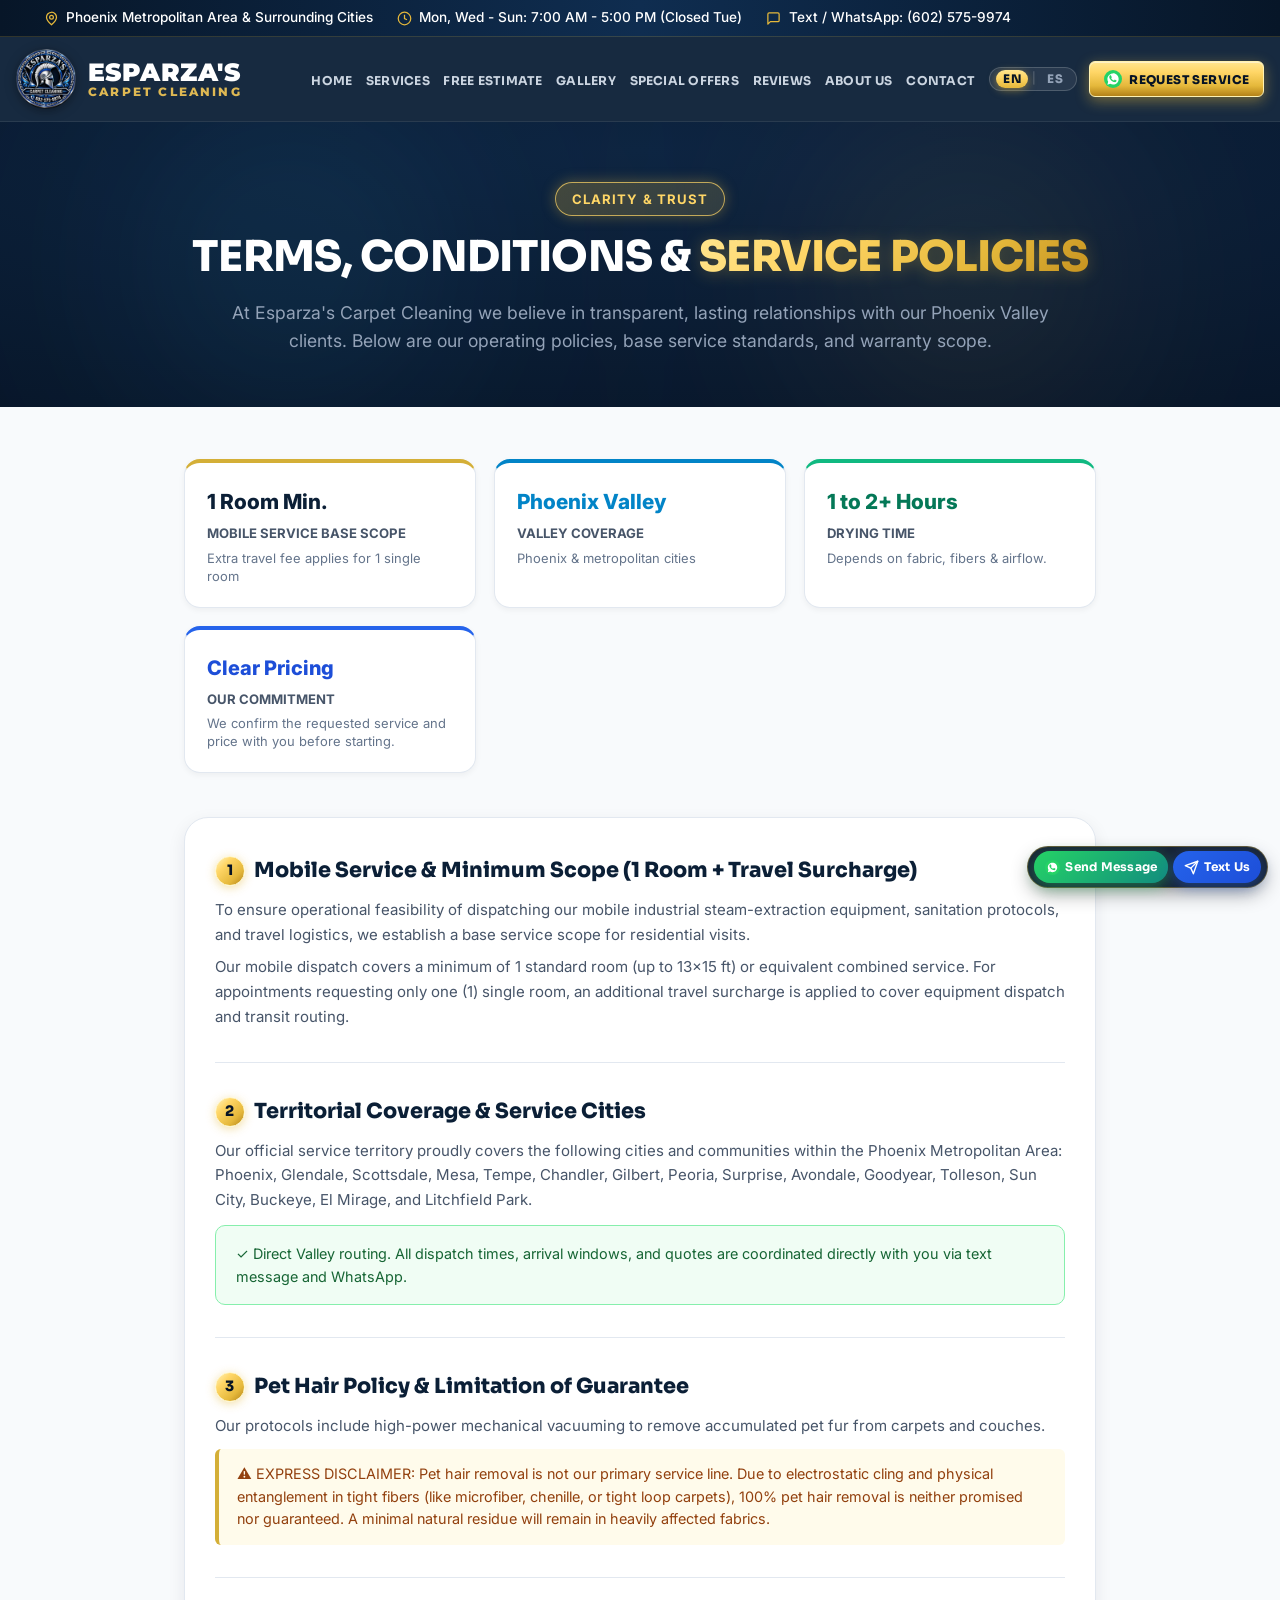
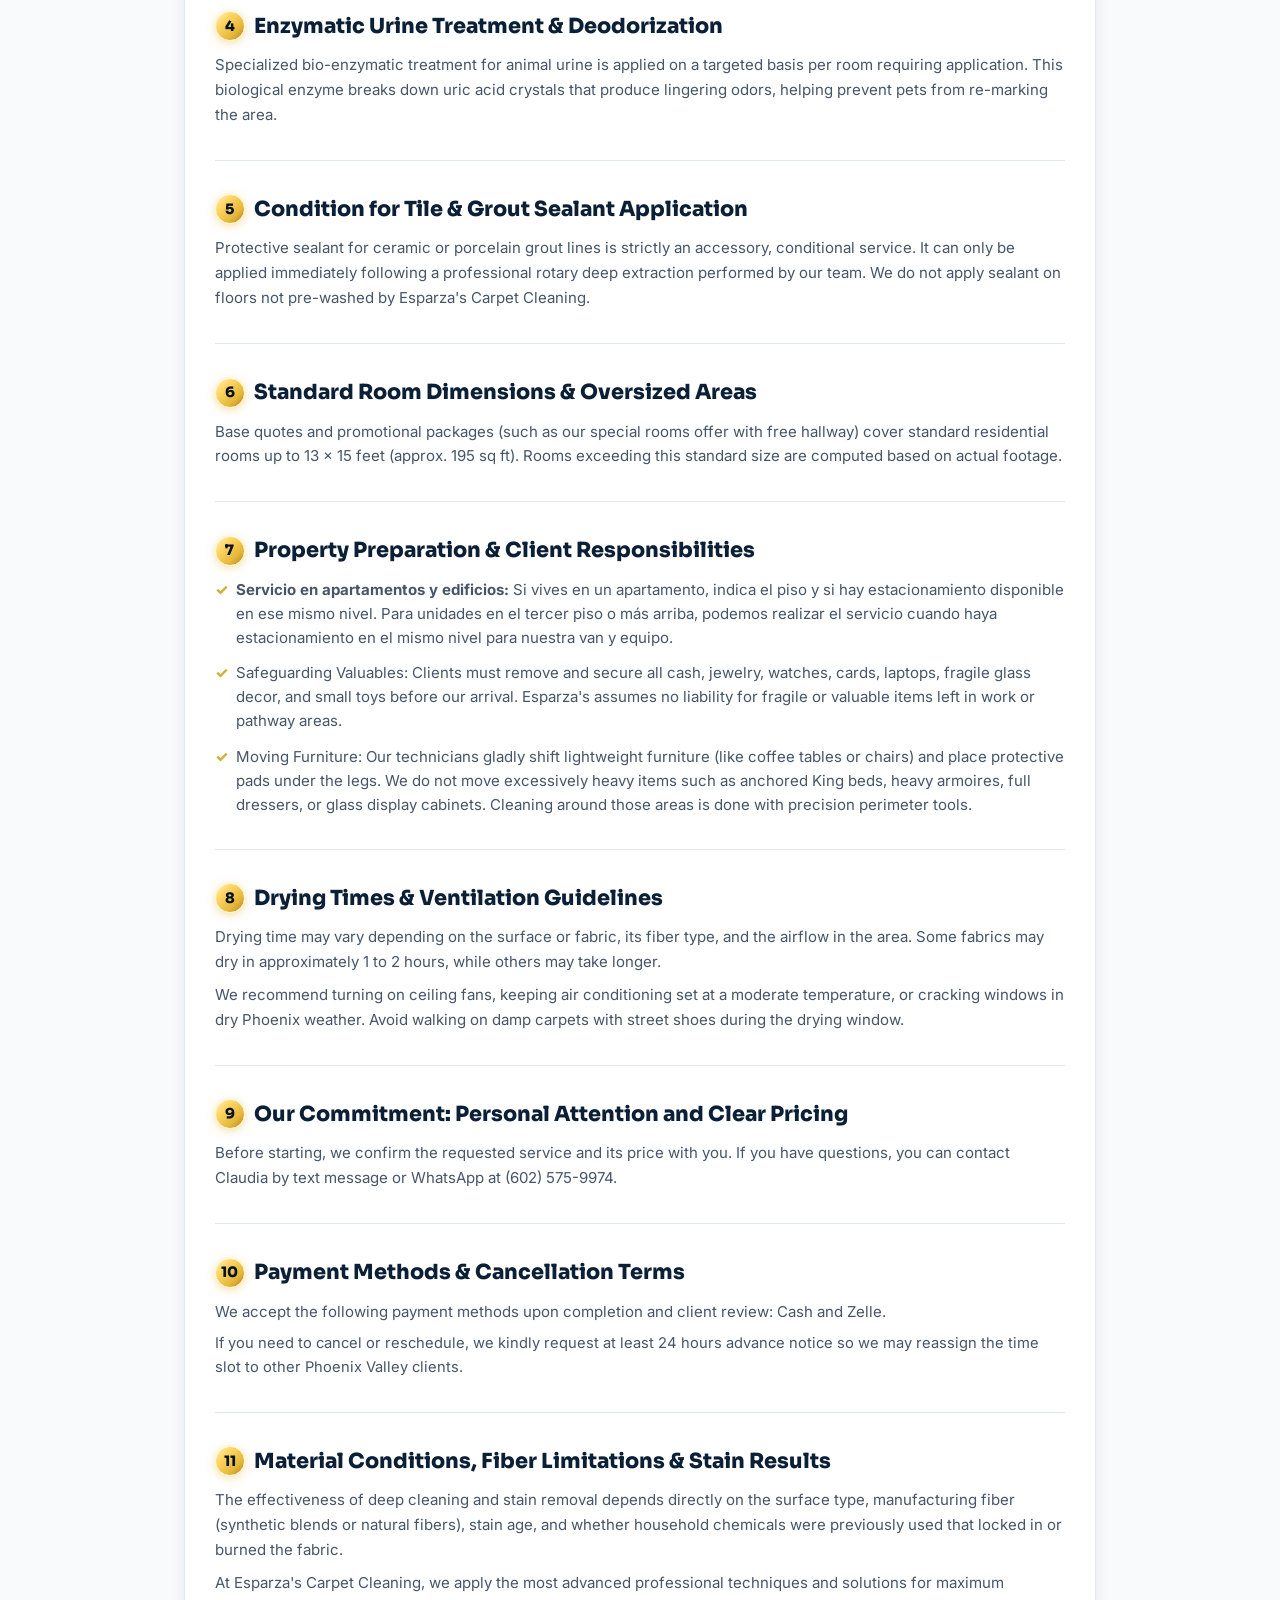
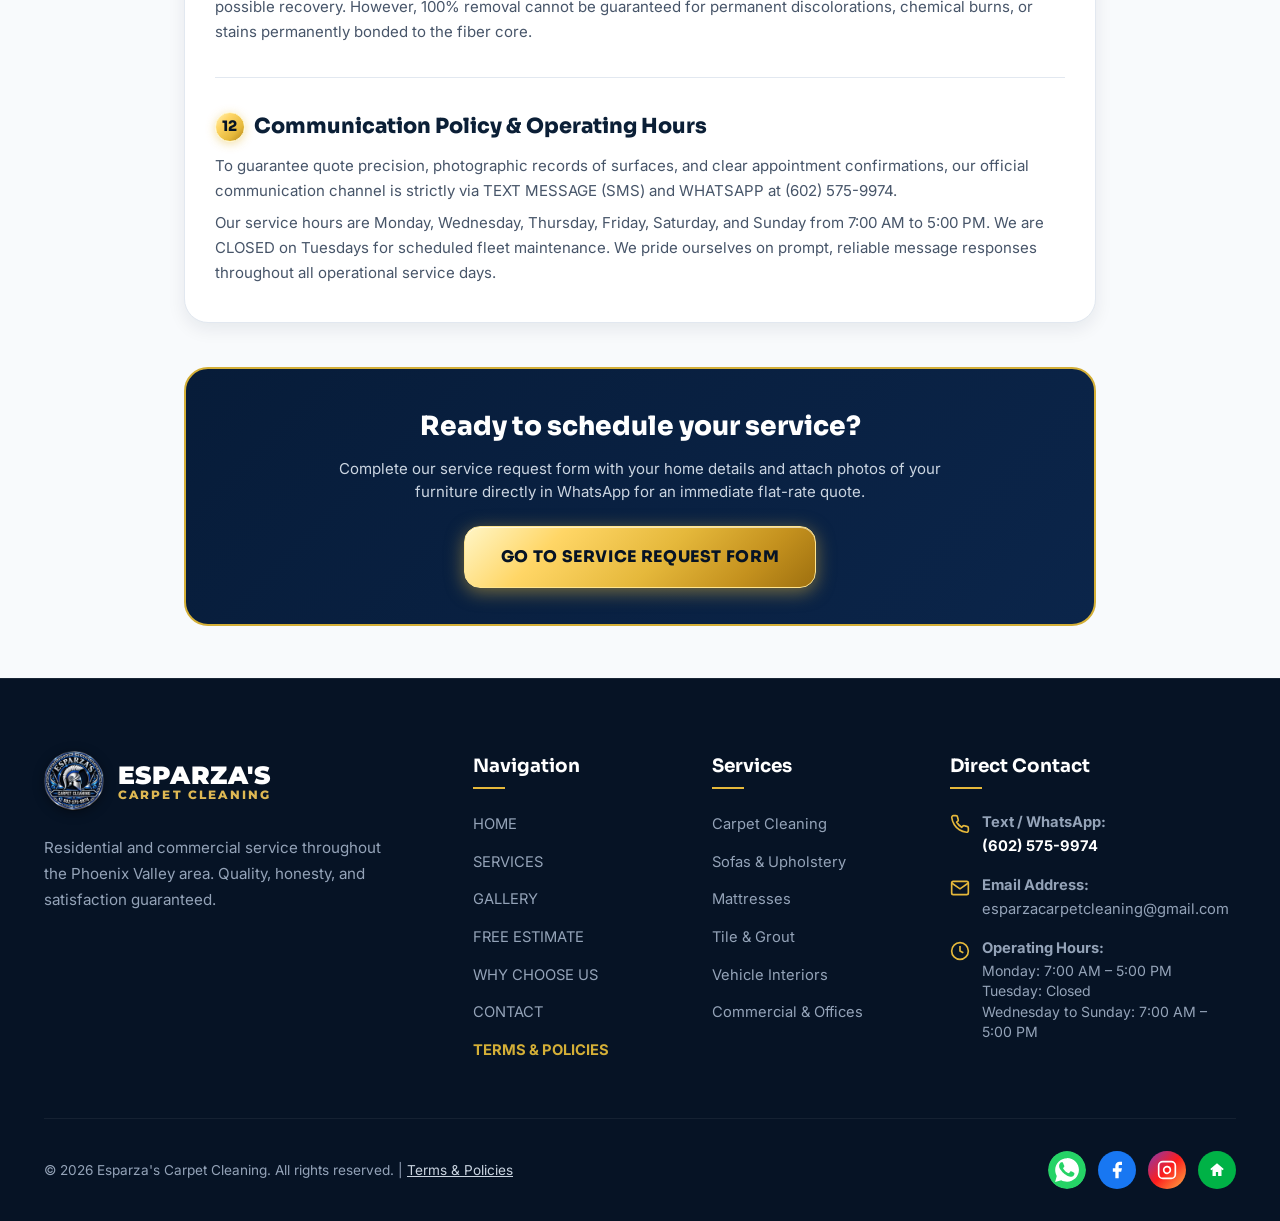
<file: terminos.html>
<!DOCTYPE html>
<html lang="es">
<head>
  <meta charset="UTF-8">
  <meta name="viewport" content="width=device-width, initial-scale=1.0">
  <title>Términos, Condiciones y Políticas del Servicio | Esparza's Carpet Cleaning</title>
  <meta name="description" content="Términos y condiciones, políticas de servicio a domicilio, cobertura en el Valle de Phoenix, servicio en apartamentos y tiempos de secado de Esparza's Carpet Cleaning.">
  <link rel="stylesheet" href="css/styles.css">
  <link rel="stylesheet" href="css/components.css">
  <link rel="icon" type="image/png" href="assets/images/logo-spartan.png">
</head>
<body>

  <!-- Top Notice Bar -->
  <div class="top-notice-bar">
    <div class="container">
      <div class="top-notice-info">
        <span class="top-notice-item">
          <svg width="15" height="15" viewBox="0 0 24 24" fill="none" stroke="currentColor" stroke-width="2"><path d="M12 2a8 8 0 0 0-8 8c0 5.25 8 12 8 12s8-6.75 8-12a8 8 0 0 0-8-8z"/><circle cx="12" cy="10" r="3"/></svg>
          <span data-i18n="top_area">Área Metropolitana de Phoenix y Alrededores</span>
        </span>
        <span class="top-notice-item">
          <svg width="15" height="15" viewBox="0 0 24 24" fill="none" stroke="currentColor" stroke-width="2"><circle cx="12" cy="12" r="10"/><polyline points="12 6 12 12 16 14"/></svg>
          <span data-i18n="top_hours">Disponible de lunes a domingo: 7:00 a. m. – 5:00 p. m.</span>
        </span>
        <span class="top-notice-item">
          <svg width="15" height="15" viewBox="0 0 24 24" fill="none" stroke="currentColor" stroke-width="2" stroke-linecap="round" stroke-linejoin="round"><path d="M21 15a2 2 0 0 1-2 2H7l-4 4V5a2 2 0 0 1 2-2h14a2 2 0 0 1 2 2z"/></svg>
          <span data-i18n="top_direct">Mensajes / WhatsApp: (602) 575-9974</span>
        </span>
      </div>
    </div>
  </div>

  <!-- Header -->
  <header class="site-header">
    <div class="container header-inner">
      <a href="index.html" class="brand-logo" title="Esparza's Carpet Cleaning">
        <img src="assets/images/logo-spartan.png" alt="Logo de Esparza's Carpet Cleaning" width="60" height="60" data-i18n-alt="logo_main_alt">
        <div class="logo-text-group">
          <span class="logo-main-text">ESPARZA'S</span>
          <span class="logo-sub-text">CARPET CLEANING</span>
        </div>
      </a>

      <nav class="main-nav">
        <ul class="nav-links">
          <li><a href="index.html" class="nav-link" data-i18n="nav_inicio">INICIO</a></li>
          <li><a href="servicios.html" class="nav-link" data-i18n="nav_servicios">SERVICIOS</a></li>
          <li><a href="index.html#tarifas" class="nav-link" data-i18n="nav_tarifas">COTIZACIÓN</a></li>
          <li><a href="galeria.html" class="nav-link" data-i18n="nav_galeria">GALERÍA</a></li>
          <li><a href="index.html#promociones" class="nav-link" data-i18n="nav_promociones">PROMOCIONES</a></li>
          <li><a href="index.html#comentarios" class="nav-link" data-i18n="nav_resenas">RESEÑAS</a></li>
          <li><a href="nosotros.html" class="nav-link" data-i18n="nav_nosotros">NOSOTROS</a></li>
          <li><a href="contacto.html" class="nav-link" data-i18n="nav_contacto">CONTACTO</a></li>
        </ul>

        <!-- Language Switcher (Desktop) -->
        <div class="lang-switch-container">
          <button type="button" class="lang-btn" data-lang="en">EN</button>
          <span class="lang-separator">|</span>
          <button type="button" class="lang-btn active" data-lang="es">ES</button>
        </div>

        <a href="solicitud.html" class="btn-nav-gold">
          <svg width="20" height="20" viewBox="0 0 24 24" fill="none" style="flex-shrink: 0;"><circle cx="12" cy="12" r="12" fill="#25D366"/><path d="M12.04 4.5c-4.14 0-7.5 3.36-7.5 7.5 0 1.33.35 2.62 1.01 3.75L4.5 19.5l3.86-1.01c1.1.6 2.34.91 3.68.91 4.14 0 7.5-3.36 7.5-7.5s-3.36-7.5-7.5-7.5zm4.45 10.63c-.19.53-1.09 1.01-1.54 1.07-.39.06-.9.08-1.46-.1-.34-.11-.79-.26-1.37-.51-2.43-1.05-4-3.52-4.12-3.68-.12-.16-.99-1.32-.99-2.51 0-1.19.63-1.78.85-2.02.22-.24.48-.3.64-.3.16 0 .32 0 .46.01.15.01.35-.06.55.42.21.49.71 1.74.77 1.87.06.13.1.28.02.44-.08.16-.12.26-.24.4-.12.14-.26.31-.37.42-.12.12-.25.25-.11.49.14.24.62 1.02 1.33 1.65.91.81 1.68 1.06 1.92 1.18.24.12.38.1.52-.06.14-.16.6-.7.76-.94.16-.24.32-.2.53-.12.21.08 1.33.63 1.56.74.23.12.38.18.44.27.06.1.06.57-.13 1.1z" fill="#FFFFFF"/></svg>
          <span data-i18n="nav_cta">Solicitar cotización</span>
        </a>
      </nav>

      <button class="mobile-toggle-btn" aria-label="Menú de navegación móvil" data-i18n-aria="nav_menu_aria">
        <svg width="26" height="26" viewBox="0 0 24 24" fill="none" stroke="currentColor" stroke-width="2.5"><path d="M4 6h16M4 12h16M4 18h16"/></svg>
      </button>
    </div>
  </header>

  <!-- Mobile Drawer -->
  <div class="mobile-menu-drawer">
    <div style="display: flex; justify-content: center; margin-bottom: 1.5rem;">
      <div class="lang-switch-container">
        <button type="button" class="lang-btn" data-lang="en">EN</button>
        <span class="lang-separator">|</span>
        <button type="button" class="lang-btn active" data-lang="es">ES</button>
      </div>
    </div>

    <ul class="mobile-nav-links">
      <li><a href="index.html" class="nav-link" data-i18n="nav_inicio">INICIO</a></li>
      <li><a href="servicios.html" class="nav-link" data-i18n="nav_servicios">SERVICIOS</a></li>
      <li><a href="index.html#tarifas" class="nav-link" data-i18n="nav_tarifas">COTIZACIÓN</a></li>
      <li><a href="galeria.html" class="nav-link" data-i18n="nav_galeria">GALERÍA</a></li>
      <li><a href="index.html#promociones" class="nav-link" data-i18n="nav_promociones">PROMOCIONES</a></li>
      <li><a href="index.html#comentarios" class="nav-link" data-i18n="nav_resenas">RESEÑAS</a></li>
      <li><a href="nosotros.html" class="nav-link" data-i18n="nav_nosotros">NOSOTROS</a></li>
      <li><a href="contacto.html" class="nav-link" data-i18n="nav_contacto">CONTACTO</a></li>
    </ul>
    <div style="margin-top: 1.5rem; display: flex; flex-direction: column; gap: 1rem;">
      <a href="solicitud.html" class="btn-nav-gold" style="width: 100%; justify-content: center;">
        <svg width="20" height="20" viewBox="0 0 24 24" fill="none" style="flex-shrink: 0;"><circle cx="12" cy="12" r="12" fill="#25D366"/><path d="M12.04 4.5c-4.14 0-7.5 3.36-7.5 7.5 0 1.33.35 2.62 1.01 3.75L4.5 19.5l3.86-1.01c1.1.6 2.34.91 3.68.91 4.14 0 7.5-3.36 7.5-7.5s-3.36-7.5-7.5-7.5zm4.45 10.63c-.19.53-1.09 1.01-1.54 1.07-.39.06-.9.08-1.46-.1-.34-.11-.79-.26-1.37-.51-2.43-1.05-4-3.52-4.12-3.68-.12-.16-.99-1.32-.99-2.51 0-1.19.63-1.78.85-2.02.22-.24.48-.3.64-.3.16 0 .32 0 .46.01.15.01.35-.06.55.42.21.49.71 1.74.77 1.87.06.13.1.28.02.44-.08.16-.12.26-.24.4-.12.14-.26.31-.37.42-.12.12-.25.25-.11.49.14.24.62 1.02 1.33 1.65.91.81 1.68 1.06 1.92 1.18.24.12.38.1.52-.06.14-.16.6-.7.76-.94.16-.24.32-.2.53-.12.21.08 1.33.63 1.56.74.23.12.38.18.44.27.06.1.06.57-.13 1.1z" fill="#FFFFFF"/></svg>
        <span data-i18n="nav_cta">Solicitar cotización</span>
      </a>
      <a href="https://wa.me/16025759974" target="_blank" rel="noopener" class="btn btn-secondary" style="width: 100%; justify-content: center;" data-i18n="nav_call">Mensajes / WhatsApp: (602) 575-9974</a>
    </div>
  </div>

  <main>
    <!-- PAGE HERO -->
    <section class="section-dark" style="position: relative; overflow: hidden; padding: 3.75rem 0 3.25rem 0; background: radial-gradient(120% 120% at 50% 10%, #0c2340 0%, #061325 100%);">
      <div class="ambient-glow-orb orb-amber" style="top: -60px; right: 8%; width: 420px; height: 420px;"></div>
      <div class="ambient-glow-orb orb-azure" style="bottom: -80px; left: 5%; width: 450px; height: 450px;"></div>

      <div class="container reveal-on-scroll" style="text-align: center; position: relative; z-index: 2;">
        <span class="section-badge gold" data-i18n="ter_hero_badge">Claridad y confianza</span>
        <h1 class="section-title" style="font-size: clamp(1.85rem, 3.5vw, 2.65rem);"><span data-i18n="ter_hero_title_1">TÉRMINOS, CONDICIONES Y</span> <span class="highlight" data-i18n="ter_hero_title_2">POLÍTICAS DEL SERVICIO</span></h1>
        <p class="section-subtitle" style="max-width: 820px; margin: 0 auto;" data-i18n="ter_hero_sub">
          En Esparza's Carpet Cleaning trabajamos con comunicación clara y precios acordados antes de iniciar. A continuación detallamos nuestras políticas operativas y alcances del servicio a domicilio.
        </p>
      </div>
    </section>

    <!-- CONTENIDO LEGAL Y ARTÍCULOS -->
    <section class="section section-light" style="padding: 3.25rem 0;">
      <div class="container" style="max-width: 960px;">

        <!-- Resumen de 4 Claves Principales -->
        <div style="display: grid; grid-template-columns: repeat(auto-fit, minmax(220px, 1fr)); gap: 1.15rem; margin-bottom: 2.75rem;">
          <div style="background: #FFFFFF; border-radius: var(--radius-md); padding: 1.35rem; border: 1px solid var(--color-border-light); border-top: 4px solid #D4AF37; box-shadow: var(--shadow-sm);">
            <div style="font-size: 1.3rem; font-weight: 800; color: var(--color-primary); margin-bottom: 0.3rem;" data-i18n="ter_card1_val">Desde 1 habitación</div>
            <div style="font-size: 0.82rem; font-weight: 700; color: #475569; text-transform: uppercase;"><span data-i18n="ter_card1_title">Servicio a domicilio</span></div>
            <p style="font-size: 0.81rem; color: #64748B; margin-top: 0.3rem; line-height: 1.4;"><span data-i18n="ter_card1_sub">Para solicitudes de una sola habitación puede aplicar un cargo adicional por traslado según la ubicación.</span></p>
          </div>

          <div style="background: #FFFFFF; border-radius: var(--radius-md); padding: 1.35rem; border: 1px solid var(--color-border-light); border-top: 4px solid #0284C7; box-shadow: var(--shadow-sm);">
            <div style="font-size: 1.3rem; font-weight: 800; color: #0284C7; margin-bottom: 0.3rem;" data-i18n="ter_card2_val">Valle de Phoenix</div>
            <div style="font-size: 0.82rem; font-weight: 700; color: #475569; text-transform: uppercase;"><span data-i18n="ter_card2_title">Área de cobertura</span></div>
            <p style="font-size: 0.81rem; color: #64748B; margin-top: 0.3rem; line-height: 1.4;"><span data-i18n="ter_card2_sub">Atendemos Phoenix, Glendale, Scottsdale, Mesa, Tempe, Chandler y comunidades cercanas.</span></p>
          </div>

          <div style="background: #FFFFFF; border-radius: var(--radius-md); padding: 1.35rem; border: 1px solid var(--color-border-light); border-top: 4px solid #10B981; box-shadow: var(--shadow-sm);">
            <div style="font-size: 1.3rem; font-weight: 800; color: #047857; margin-bottom: 0.3rem;" data-i18n="ter_card3_val">1 a 2+ horas</div>
            <div style="font-size: 0.82rem; font-weight: 700; color: #475569; text-transform: uppercase;"><span data-i18n="ter_card3_title">Tiempo de secado</span></div>
            <p style="font-size: 0.81rem; color: #64748B; margin-top: 0.3rem; line-height: 1.4;"><span data-i18n="ter_card3_sub">Varía según el tipo de fibra, la superficie y la ventilación del área.</span></p>
          </div>

          <div style="background: #FFFFFF; border-radius: var(--radius-md); padding: 1.35rem; border: 1px solid var(--color-border-light); border-top: 4px solid #2563EB; box-shadow: var(--shadow-sm);">
            <div style="font-size: 1.25rem; font-weight: 800; color: #1D4ED8; margin-bottom: 0.3rem;" data-i18n="ter_card4_val">Precios claros</div>
            <div style="font-size: 0.82rem; font-weight: 700; color: #475569; text-transform: uppercase;"><span data-i18n="ter_card4_title">Nuestro compromiso</span></div>
            <p style="font-size: 0.81rem; color: #64748B; margin-top: 0.3rem; line-height: 1.4;"><span data-i18n="ter_card4_sub">Confirmamos contigo el servicio y el precio antes de comenzar.</span></p>
          </div>
        </div>

        <!-- Cláusulas y Artículos Detallados -->
        <div style="background: #FFFFFF; border-radius: var(--radius-lg); padding: 2.25rem 1.85rem; box-shadow: var(--shadow-md); border: 1px solid var(--color-border-light); display: flex; flex-direction: column; gap: 2rem;">

          <!-- ARTÍCULO 1 -->
          <div>
            <h2 style="font-family: var(--font-heading); font-size: 1.3rem; font-weight: 800; color: var(--color-primary); margin-bottom: 0.65rem; display: flex; align-items: center; gap: 0.6rem;">
              <span class="form-step-badge" style="width: 30px; height: 30px; font-size: 0.9rem;">1</span>
              <span data-i18n="ter_art1_title">Servicio a domicilio y alcance mínimo</span>
            </h2>
            <p style="color: #475569; font-size: 0.94rem; line-height: 1.65; margin-bottom: 0.5rem;" data-i18n="ter_art1_p1">
              Atendemos servicios residenciales desde una habitación estándar (aprox. 13 × 15 pies) o servicio equivalente.
            </p>
            <p style="color: #475569; font-size: 0.94rem; line-height: 1.65;" data-i18n="ter_art1_p2">
              Las solicitudes para una sola habitación pueden tener un cargo adicional por traslado según la ubicación y el código postal. Te informaremos cualquier cargo antes de confirmar la cita.
            </p>
          </div>

          <hr style="border: 0; border-top: 1px solid #E2E8F0;">

          <!-- ARTÍCULO 2 -->
          <div>
            <h2 style="font-family: var(--font-heading); font-size: 1.3rem; font-weight: 800; color: var(--color-primary); margin-bottom: 0.65rem; display: flex; align-items: center; gap: 0.6rem;">
              <span class="form-step-badge" style="width: 30px; height: 30px; font-size: 0.9rem;">2</span>
              <span data-i18n="ter_art2_title">Área de cobertura en el Valle de Phoenix</span>
            </h2>
            <p style="color: #475569; font-size: 0.94rem; line-height: 1.65; margin-bottom: 0.75rem;" data-i18n="ter_art2_p">
              Atendemos las siguientes ciudades y comunidades de Arizona: Phoenix, Glendale, Scottsdale, Mesa, Tempe, Chandler, Gilbert, Peoria, Surprise, Avondale, Goodyear, Tolleson, Buckeye, Sun City, El Mirage y Litchfield Park.
            </p>
            <div style="background: #F0FDF4; border: 1.5px solid #86EFAC; border-radius: 10px; padding: 1rem 1.25rem; color: #166534; font-size: 0.9rem;" data-i18n="ter_art2_note">
              ✓ La disponibilidad y cualquier cargo de traslado se confirman según el código postal y el servicio solicitado.
            </div>
          </div>

          <hr style="border: 0; border-top: 1px solid #E2E8F0;">

          <!-- ARTÍCULO 3 -->
          <div>
            <h2 style="font-family: var(--font-heading); font-size: 1.3rem; font-weight: 800; color: var(--color-primary); margin-bottom: 0.65rem; display: flex; align-items: center; gap: 0.6rem;">
              <span class="form-step-badge" style="width: 30px; height: 30px; font-size: 0.9rem;">3</span>
              <span data-i18n="ter_art3_title">Aviso sobre pelo de mascotas</span>
            </h2>
            <p style="color: #475569; font-size: 0.94rem; line-height: 1.65; margin-bottom: 0.65rem;" data-i18n="ter_art3_p">
              Durante el servicio utilizamos cepillado y aspirado adicional cuando se solicita extracción de pelo de mascota.
            </p>
            <div style="background: #FFFBEB; border-left: 4px solid #D4AF37; padding: 0.9rem 1.15rem; border-radius: 6px; font-size: 0.9rem; color: #92400E; line-height: 1.55;" data-i18n="ter_art3_warn">
              Podemos retirar gran parte del pelo, pero no garantizamos quitar el 100 %. El resultado depende del material y de qué tan adherido esté.
            </div>
          </div>

          <hr style="border: 0; border-top: 1px solid #E2E8F0;">

          <!-- ARTÍCULO 4 -->
          <div>
            <h2 style="font-family: var(--font-heading); font-size: 1.3rem; font-weight: 800; color: var(--color-primary); margin-bottom: 0.65rem; display: flex; align-items: center; gap: 0.6rem;">
              <span class="form-step-badge" style="width: 30px; height: 30px; font-size: 0.9rem;">4</span>
              <span data-i18n="ter_art4_title">Tratamiento enzimático para orina y olores</span>
            </h2>
            <p style="color: #475569; font-size: 0.94rem; line-height: 1.65;" data-i18n="ter_art4_p">
              El tratamiento enzimático para orina de mascotas se aplica por habitación o área que lo requiera para ayudar a tratar manchas y olores acumulados en las fibras.
            </p>
          </div>

          <hr style="border: 0; border-top: 1px solid #E2E8F0;">

          <!-- ARTÍCULO 5 -->
          <div>
            <h2 style="font-family: var(--font-heading); font-size: 1.3rem; font-weight: 800; color: var(--color-primary); margin-bottom: 0.65rem; display: flex; align-items: center; gap: 0.6rem;">
              <span class="form-step-badge" style="width: 30px; height: 30px; font-size: 0.9rem;">5</span>
              <span data-i18n="ter_art5_title">Aplicación de sellador en pisos y boquillas (Tile &amp; Grout)</span>
            </h2>
            <p style="color: #475569; font-size: 0.94rem; line-height: 1.65;" data-i18n="ter_art5_p">
              El sellador protector para líneas de boquilla (grout) es un servicio opcional aplicable únicamente después de realizar la limpieza profunda del piso con nuestro equipo.
            </p>
          </div>

          <hr style="border: 0; border-top: 1px solid #E2E8F0;">

          <!-- ARTÍCULO 6 -->
          <div>
            <h2 style="font-family: var(--font-heading); font-size: 1.3rem; font-weight: 800; color: var(--color-primary); margin-bottom: 0.65rem; display: flex; align-items: center; gap: 0.6rem;">
              <span class="form-step-badge" style="width: 30px; height: 30px; font-size: 0.9rem;">6</span>
              <span data-i18n="ter_art6_title">Dimensiones de habitación estándar</span>
            </h2>
            <p style="color: #475569; font-size: 0.94rem; line-height: 1.65;" data-i18n="ter_art6_p">
              Las promociones y cotizaciones residenciales consideran habitaciones estándar de aproximadamente 13 × 15 pies. Para espacios de mayor tamaño, solicita una cotización personalizada.
            </p>
          </div>

          <hr style="border: 0; border-top: 1px solid #E2E8F0;">

          <!-- ARTÍCULO 7 -->
          <div>
            <h2 style="font-family: var(--font-heading); font-size: 1.3rem; font-weight: 800; color: var(--color-primary); margin-bottom: 0.65rem; display: flex; align-items: center; gap: 0.6rem;">
              <span class="form-step-badge" style="width: 30px; height: 30px; font-size: 0.9rem;">7</span>
              <span data-i18n="ter_art7_title">Preparación del área y servicio en apartamentos y edificios</span>
            </h2>
            <ul style="list-style: none; display: flex; flex-direction: column; gap: 0.7rem; color: #475569; font-size: 0.94rem; line-height: 1.6; padding-left: 0;">
              <li style="display: flex; align-items: flex-start; gap: 0.5rem;">
                <span style="color: #D4AF37; font-weight: 800;">✓</span>
                <span data-i18n="ter_art7_li_apt"><strong>Servicio en apartamentos y edificios:</strong> Si vives en un apartamento, indica el piso y si hay estacionamiento disponible en ese mismo nivel. Para unidades en el tercer piso o más arriba, podemos realizar el servicio cuando haya estacionamiento en el mismo nivel para nuestra van y equipo.</span>
              </li>
              <li style="display: flex; align-items: flex-start; gap: 0.5rem;">
                <span style="color: #D4AF37; font-weight: 800;">✓</span>
                <span data-i18n="ter_art7_li1"><strong>Resguardo de objetos personales:</strong> Solicitamos retirar objetos pequeños, artículos frágiles y pertenencias de valor antes de iniciar el trabajo.</span>
              </li>
              <li style="display: flex; align-items: flex-start; gap: 0.5rem;">
                <span style="color: #D4AF37; font-weight: 800;">✓</span>
                <span data-i18n="ter_art7_li2"><strong>Muebles pesados:</strong> No movemos muebles de gran peso como camas King, roperos llenos, vitrinas o centros de entretenimiento; limpiamos cuidadosamente alrededor de esas áreas.</span>
              </li>
            </ul>
          </div>

          <hr style="border: 0; border-top: 1px solid #E2E8F0;">

          <!-- ARTÍCULO 8 -->
          <div>
            <h2 style="font-family: var(--font-heading); font-size: 1.3rem; font-weight: 800; color: var(--color-primary); margin-bottom: 0.65rem; display: flex; align-items: center; gap: 0.6rem;">
              <span class="form-step-badge" style="width: 30px; height: 30px; font-size: 0.9rem;">8</span>
              <span data-i18n="ter_art8_title">Tiempos de secado y ventilación</span>
            </h2>
            <p style="color: #475569; font-size: 0.94rem; line-height: 1.65; margin-bottom: 0.5rem;" data-i18n="ter_art8_p1">
              El tiempo de secado puede variar según la superficie o tela, el tipo de fibra y la ventilación del área. Algunas telas pueden secar en aproximadamente 1 a 2 horas y otras pueden requerir más tiempo.
            </p>
            <p style="color: #475569; font-size: 0.94rem; line-height: 1.65;" data-i18n="ter_art8_p2">
              Recomendamos mantener encendidos los ventiladores de techo o el aire acondicionado para favorecer la circulación del aire.
            </p>
          </div>

          <hr style="border: 0; border-top: 1px solid #E2E8F0;">

          <!-- ARTÍCULO 9 -->
          <div>
            <h2 style="font-family: var(--font-heading); font-size: 1.3rem; font-weight: 800; color: var(--color-primary); margin-bottom: 0.65rem; display: flex; align-items: center; gap: 0.6rem;">
              <span class="form-step-badge" style="width: 30px; height: 30px; font-size: 0.9rem;">9</span>
              <span data-i18n="ter_art9_title">Nuestro compromiso: atención personal y precios claros</span>
            </h2>
            <p style="color: #475569; font-size: 0.94rem; line-height: 1.65;" data-i18n="ter_art9_p">
              Antes de comenzar, confirmamos contigo el servicio solicitado y su precio. Si tienes preguntas, puedes comunicarte con Claudia por mensaje o WhatsApp al (602) 575-9974.
            </p>
          </div>

          <hr style="border: 0; border-top: 1px solid #E2E8F0;">

          <!-- ARTÍCULO 10 -->
          <div>
            <h2 style="font-family: var(--font-heading); font-size: 1.3rem; font-weight: 800; color: var(--color-primary); margin-bottom: 0.65rem; display: flex; align-items: center; gap: 0.6rem;">
              <span class="form-step-badge" style="width: 30px; height: 30px; font-size: 0.9rem;">10</span>
              <span data-i18n="ter_art10_title">Métodos de pago y cambios de cita</span>
            </h2>
            <p style="color: #475569; font-size: 0.94rem; line-height: 1.65; margin-bottom: 0.5rem;" data-i18n="ter_art10_p1">
              Aceptamos pago en efectivo (Cash) y transferencias por Zelle al concluir el servicio.
            </p>
            <p style="color: #475569; font-size: 0.92rem; line-height: 1.6;" data-i18n="ter_art10_p2">
              Si necesitas reprogramar o cancelar tu cita, te agradecemos avisarnos con al menos 24 horas de anticipación.
            </p>
          </div>

          <hr style="border: 0; border-top: 1px solid #E2E8F0;">

          <!-- ARTÍCULO 11 -->
          <div>
            <h2 style="font-family: var(--font-heading); font-size: 1.3rem; font-weight: 800; color: var(--color-primary); margin-bottom: 0.65rem; display: flex; align-items: center; gap: 0.6rem;">
              <span class="form-step-badge" style="width: 30px; height: 30px; font-size: 0.9rem;">11</span>
              <span data-i18n="ter_art11_title">Condiciones de las fibras y manchas permanentes</span>
            </h2>
            <p style="color: #475569; font-size: 0.94rem; line-height: 1.65; margin-bottom: 0.5rem;" data-i18n="ter_art11_p1">
              Los resultados pueden variar según el tipo de fibra, el estado de la superficie, la antigüedad de las manchas y si se aplicaron otros productos previamente.
            </p>
            <p style="color: #475569; font-size: 0.94rem; line-height: 1.65;" data-i18n="ter_art11_p2">
              Nuestro método de inyección y extracción con agua caliente retira la suciedad acumulada, pero decoloraciones químicas, desgaste físico o tintes permanentes en las fibras pueden no desaparecer por completo.
            </p>
          </div>

          <hr style="border: 0; border-top: 1px solid #E2E8F0;">

          <!-- ARTÍCULO 12 -->
          <div>
            <h2 style="font-family: var(--font-heading); font-size: 1.3rem; font-weight: 800; color: var(--color-primary); margin-bottom: 0.65rem; display: flex; align-items: center; gap: 0.6rem;">
              <span class="form-step-badge" style="width: 30px; height: 30px; font-size: 0.9rem;">12</span>
              <span data-i18n="ter_art12_title">Comunicación y horario de atención</span>
            </h2>
            <p style="color: #475569; font-size: 0.94rem; line-height: 1.65; margin-bottom: 0.5rem;" data-i18n="ter_art12_p1">
              Para mantener un registro claro de tu solicitud, fotos, cotización y fecha acordada, atendemos por mensaje de texto (SMS) y WhatsApp.
            </p>
            <p style="color: #475569; font-size: 0.94rem; line-height: 1.65;" data-i18n="ter_art12_p2">
              Disponible de lunes a domingo. Lunes a domingo: 7:00 a. m. – 5:00 p. m.
            </p>
          </div>

        </div>

        <!-- CTA Directo hacia el Formulario de Solicitud -->
        <div style="text-align: center; margin-top: 2.75rem; background: linear-gradient(135deg, #071C39 0%, #0B254A 100%); border-radius: var(--radius-lg); padding: 2.25rem 1.75rem; color: #FFFFFF; border: 2px solid #D4AF37;">
          <h3 style="font-family: var(--font-heading); font-size: 1.65rem; font-weight: 800; margin-bottom: 0.6rem; color: #FFFFFF;" data-i18n="ter_cta_title">
            ¿Deseas solicitar una cotización?
          </h3>
          <p style="color: #CBD5E1; max-width: 620px; margin: 0 auto 1.4rem auto; font-size: 0.94rem; line-height: 1.55;" data-i18n="ter_cta_desc">
            Completa nuestro formulario de solicitud con los datos de tu ubicación y envíanos fotos por WhatsApp para revisar tu servicio y confirmarte precio y disponibilidad.
          </p>
          <a href="solicitud.html" class="btn btn-primary btn-lg" style="font-size: 1rem;" data-i18n="ter_cta_btn">
            Solicitar cotización
          </a>
        </div>

      </div>
    </section>
  </main>

  <!-- FOOTER -->
  <footer class="site-footer">
    <div class="container">
      <div class="footer-grid">
        <div class="footer-brand">
          <a href="index.html" class="brand-logo" style="display: inline-flex; align-items: center; gap: 0.85rem; text-decoration: none;">
            <img src="assets/images/logo-spartan.png" alt="Logo de Esparza's" width="48" height="48" style="width: 48px; height: 48px; object-fit: contain; filter: drop-shadow(0 2px 6px rgba(0,0,0,0.4));" data-i18n-alt="logo_footer_alt">
            <div class="logo-text-group" style="display: flex; flex-direction: column;">
              <span class="logo-main-text" style="font-family: 'Montserrat', var(--font-heading); font-size: 1.4rem; font-weight: 900; color: #FFFFFF; line-height: 1.05; text-transform: uppercase;">ESPARZA'S</span>
              <span class="logo-sub-text" style="font-size: 0.72rem; font-weight: 800; color: #DEB853; text-transform: uppercase; letter-spacing: 0.18em;">CARPET CLEANING</span>
            </div>
          </a>
          <p data-i18n="footer_brand_desc">
            Conoce ejemplos de trabajos realizados por Esparza’s Carpet Cleaning en Arizona.
          </p>
        </div>

        <div>
          <h4 class="footer-col-title" data-i18n="footer_nav_title">Navegación</h4>
          <ul class="footer-nav-list">
            <li><a href="index.html" data-i18n="nav_home">Inicio</a></li>
            <li><a href="servicios.html" data-i18n="nav_services">Nuestros Servicios</a></li>
            <li><a href="galeria.html" data-i18n="nav_gallery">Galería Antes y Después</a></li>
            <li><a href="solicitud.html" data-i18n="nav_quote">Solicitar Servicio</a></li>
            <li><a href="nosotros.html" data-i18n="nav_why">¿Por Qué Elegirnos?</a></li>
            <li><a href="contacto.html" data-i18n="nav_contact">Contacto y Cobertura</a></li>
            <li><a href="terminos.html" style="color: #D4AF37; font-weight: 700;" data-i18n="nav_terms">Términos y Condiciones</a></li>
          </ul>
        </div>

        <div>
          <h4 class="footer-col-title" data-i18n="footer_services_title">Servicios</h4>
          <ul class="footer-nav-list">
            <li><a href="servicios.html#alfombras" data-i18n="footer_srv_carpet">Limpieza de Alfombras</a></li>
            <li><a href="servicios.html#sofas" data-i18n="footer_srv_sofas">Muebles y Salas</a></li>
            <li><a href="servicios.html#colchones" data-i18n="footer_srv_mattress">Colchones</a></li>
            <li><a href="servicios.html#pisos" data-i18n="footer_srv_tile">Pisos y Boquillas (Tile)</a></li>
            <li><a href="servicios.html#vehiculos" data-i18n="footer_srv_cars">Interiores de Autos</a></li>
            <li><a href="servicios.html#comercial" data-i18n="footer_srv_comm">Comercial y Airbnb</a></li>
          </ul>
        </div>

        <div>
          <h4 class="footer-col-title" data-i18n="footer_contact_title">Contacto</h4>
          <ul class="footer-contact-list">
            <li class="footer-contact-item">
              <svg width="20" height="20" viewBox="0 0 24 24" fill="none" stroke="currentColor" stroke-width="2"><path d="M22 16.92v3a2 2 0 0 1-2.18 2 19.79 19.79 0 0 1-8.63-3.07 19.5 19.5 0 0 1-6-6 19.79 19.79 0 0 1-3.07-8.67A2 2 0 0 1 4.11 2h3a2 2 0 0 1 2 1.72 12.84 12.84 0 0 0 .7 2.81 2 2 0 0 1-.45 2.11L8.09 9.91a16 16 0 0 0 6 6l1.27-1.27a2 2 0 0 1 2.11-.45 12.84 12.84 0 0 0 2.81.7A2 2 0 0 1 22 16.92z"/></svg>
              <div>
                <strong data-i18n="footer_lbl_phone">Mensajes / WhatsApp:</strong><br>
                <a href="https://wa.me/16025759974" target="_blank" rel="noopener" style="color:#FFFFFF; font-weight:700;">(602) 575-9974</a>
              </div>
            </li>
            <li class="footer-contact-item">
              <svg width="20" height="20" viewBox="0 0 24 24" fill="none" stroke="currentColor" stroke-width="2"><path d="M4 4h16c1.1 0 2 .9 2 2v12c0 1.1-.9 2-2 2H4c-1.1 0-2-.9-2-2V6c0-1.1.9-2 2-2z"/><polyline points="22,6 12,13 2,6"/></svg>
              <div>
                <strong data-i18n="footer_lbl_email">Correo:</strong><br>
                <a href="mailto:esparzacarpetcleaning@gmail.com" style="word-break: break-all;">esparzacarpetcleaning@gmail.com</a>
              </div>
            </li>
            <li class="footer-contact-item">
              <svg width="20" height="20" viewBox="0 0 24 24" fill="none" stroke="currentColor" stroke-width="2"><circle cx="12" cy="12" r="10"/><polyline points="12 6 12 12 16 14"/></svg>
              <div>
                <strong data-i18n="footer_lbl_hours">HORARIO DE SERVICIO:</strong><br>
                <div data-i18n="footer_hours_val" style="line-height:1.45; font-size:0.88rem;">
                  Disponible de lunes a domingo.<br>
                  Lunes a domingo: 7:00 a. m. – 5:00 p. m.
                </div>
              </div>
            </li>
          </ul>
        </div>
      </div>

      <div class="footer-bottom">
        <div>
          &copy; <span class="current-year">2026</span> Esparza's Carpet Cleaning. <span data-i18n="footer_rights">Todos los derechos reservados.</span> | <a href="terminos.html" style="color: #CBD5E1; text-decoration: underline;" data-i18n="footer_terms">Términos y Condiciones</a>
        </div>
        <div class="footer-social-links" style="display: flex; gap: 0.75rem; align-items: center;">
          <a href="https://wa.me/16025759974" target="_blank" rel="noopener" class="social-icon-btn" title="WhatsApp Directo" style="display:inline-flex;align-items:center;justify-content:center;width:38px;height:38px;border-radius:50%;overflow:hidden;">
            <svg width="38" height="38" viewBox="0 0 24 24" fill="none">
              <circle cx="12" cy="12" r="12" fill="#25D366"/>
              <path d="M12.04 4.5c-4.14 0-7.5 3.36-7.5 7.5 0 1.33.35 2.62 1.01 3.75L4.5 19.5l3.86-1.01c1.1.6 2.34.91 3.68.91 4.14 0 7.5-3.36 7.5-7.5s-3.36-7.5-7.5-7.5zm4.45 10.63c-.19.53-1.09 1.01-1.54 1.07-.39.06-.9.08-1.46-.1-.34-.11-.79-.26-1.37-.51-2.43-1.05-4-3.52-4.12-3.68-.12-.16-.99-1.32-.99-2.51 0-1.19.63-1.78.85-2.02.22-.24.48-.3.64-.3.16 0 .32 0 .46.01.15.01.35-.06.55.42.21.49.71 1.74.77 1.87.06.13.1.28.02.44-.08.16-.12.26-.24.4-.12.14-.26.31-.37.42-.12.12-.25.25-.11.49.14.24.62 1.02 1.33 1.65.91.81 1.68 1.06 1.92 1.18.24.12.38.1.52-.06.14-.16.6-.7.76-.94.16-.24.32-.2.53-.12.21.08 1.33.63 1.56.74.23.12.38.18.44.27.06.1.06.57-.13 1.1z" fill="#FFFFFF"/>
            </svg>
          </a>
          <a href="https://www.facebook.com/profile.php?id=100064240503033" target="_blank" rel="noopener" class="social-icon-btn" title="Facebook Oficial" style="display:inline-flex;align-items:center;justify-content:center;width:38px;height:38px;border-radius:50%;background:#1877F2;color:#FFF;">
            <svg width="20" height="20" viewBox="0 0 24 24" fill="currentColor"><path d="M18 2h-3a5 5 0 0 0-5 5v3H7v4h3v8h4v-8h3l1-4h-4V7a1 1 0 0 1 1-1h3z"/></svg>
          </a>
          <a href="https://www.instagram.com/esparzascarpetcleaning/" target="_blank" rel="noopener" class="social-icon-btn" title="Instagram Oficial" style="display:inline-flex;align-items:center;justify-content:center;width:38px;height:38px;border-radius:50%;background:linear-gradient(135deg, #833ab4, #fd1d1d, #fcb045);color:#FFF;">
            <svg width="20" height="20" viewBox="0 0 24 24" fill="none" stroke="currentColor" stroke-width="2"><rect x="2" y="2" width="20" height="20" rx="5"/><path d="M16 11.37A4 4 0 1 1 12.63 8 4 4 0 0 1 16 11.37z"/><line x1="17.5" y1="6.5" x2="17.51" y2="6.5"/></svg>
          </a>
          <a href="https://nextdoor.com/p/mX83Z37mKYBD?utm_source=share&extras=Nzg4Njc4OTg%3D&utm_campaign=1791676445756&share_action_id=611f7eae-e75b-40b3-85cc-25ce50546664" target="_blank" rel="noopener" class="social-icon-btn" title="Nextdoor Phoenix" style="display:inline-flex;align-items:center;justify-content:center;width:38px;height:38px;border-radius:50%;background:#00B246;color:#FFF;">
            <svg width="18" height="18" viewBox="0 0 24 24" fill="currentColor" aria-hidden="true"><path d="M12 3l9 7.5-1.5 1.8L18 11v9h-4.5v-5.5h-3V20H6v-9l-1.5 1.3L3 10.5 12 3z"/></svg>
          </a>
        </div>
      </div>
    </div>
  </footer>

  <!-- FLOATING STICKY CTA DOCK (WhatsApp & Direct SMS) -->
  <div class="floating-actions-dock">
    <a href="https://wa.me/16025759974?text=Hola%20Esparza's!%20Me%20gustar%C3%ADa%20solicitar%20una%20cotizaci%C3%B3n" target="_blank" rel="noopener" class="dock-btn dock-btn-schedule" title="WhatsApp">
      <svg class="dock-btn-icon" viewBox="0 0 24 24" fill="none">
        <circle cx="12" cy="12" r="12" fill="#25D366"/>
        <path d="M12.04 4.5c-4.14 0-7.5 3.36-7.5 7.5 0 1.33.35 2.62 1.01 3.75L4.5 19.5l3.86-1.01c1.1.6 2.34.91 3.68.91 4.14 0 7.5-3.36 7.5-7.5s-3.36-7.5-7.5-7.5zm4.45 10.63c-.19.53-1.09 1.01-1.54 1.07-.39.06-.9.08-1.46-.1-.34-.11-.79-.26-1.37-.51-2.43-1.05-4-3.52-4.12-3.68-.12-.16-.99-1.32-.99-2.51 0-1.19.63-1.78.85-2.02.22-.24.48-.3.64-.3.16 0 .32 0 .46.01.15.01.35-.06.55.42.21.49.71 1.74.77 1.87.06.13.1.28.02.44-.08.16-.12.26-.24.4-.12.14-.26.31-.37.42-.12.12-.25.25-.11.49.14.24.62 1.02 1.33 1.65.91.81 1.68 1.06 1.92 1.18.24.12.38.1.52-.06.14-.16.6-.7.76-.94.16-.24.32-.2.53-.12.21.08 1.33.63 1.56.74.23.12.38.18.44.27.06.1.06.57-.13 1.1z" fill="#FFFFFF"/>
      </svg>
      <span class="dock-btn-label" data-i18n="dock_schedule">Solicitar cotización</span>
    </a>
    <a href="sms:16025759974" class="dock-btn dock-btn-call" title="Enviar SMS">
      <svg class="dock-btn-icon" viewBox="0 0 24 24" fill="none" stroke="currentColor" stroke-width="2.2" stroke-linecap="round" stroke-linejoin="round">
        <line x1="22" y1="2" x2="11" y2="13"></line>
        <polygon points="22 2 15 22 11 13 2 9 22 2"></polygon>
      </svg>
      <span class="dock-btn-label" data-i18n="dock_call">Enviar SMS</span>
    </a>
  </div>

  <script src="js/i18n.js"></script>
  <script src="js/main.js"></script>
</body>
</html>
</file>
<file: css/styles.css>
/* ==========================================================================
   Esparza's Carpet Cleaning - Global Stylesheet
   Color Palette: Deep Navy (#0B1F36), Luxury Metallic Gold (#D4AF37), Clean White (#FFFFFF)
   ========================================================================== */

@import url('https://fonts.googleapis.com/css2?family=Montserrat:wght@400;600;700;800;900&family=Sora:wght@300;400;500;600;700;800;900&family=Inter:wght@300;400;500;600;700;800&family=Outfit:wght@400;600;800&display=swap');

:root {
  /* Brand Colors */
  --color-primary-dark: #061325;
  --color-primary: #0B1F36;
  --color-primary-light: #133256;
  --color-primary-alt: #1a4270;
  --color-accent: #E5B83B;
  --color-accent-hover: #F3C958;
  --color-accent-bright: #FFE58F;
  --color-accent-light: #FFF9E6;
  --color-accent-dark: #B38218;
  --color-accent-deep: #8C620B;
  --color-accent-glow: rgba(229, 184, 59, 0.5);
  --gold-gradient: linear-gradient(135deg, #FFF6C7 0%, #FFD666 25%, #E5B83B 55%, #C4911E 80%, #9E700F 100%);
  --gold-metallic: linear-gradient(180deg, #FFF9D2 0%, #FFD700 25%, #E5B83B 60%, #B8860B 100%);
  --gold-shimmer: linear-gradient(90deg, #E5B83B 0%, #FFF5C0 50%, #E5B83B 100%);
  --gold-badge: linear-gradient(135deg, rgba(255, 246, 199, 0.25) 0%, rgba(229, 184, 59, 0.3) 50%, rgba(179, 130, 24, 0.22) 100%);

  /* Functional Colors */
  --color-whatsapp: #25D366;
  --color-whatsapp-hover: #1eb957;
  --color-phone: #2563EB;
  --color-phone-hover: #1d4ed8;
  --color-success: #10B981;
  --color-star: #FBBF24;

  /* Neutrals */
  --color-bg-light: #F8FAFC;
  --color-bg-card: #FFFFFF;
  --color-border-light: #E2E8F0;
  --color-text-dark: #0F172A;
  --color-text-muted: #64748B;
  --color-text-light: #F8FAFC;
  --color-text-light-muted: #94A3B8;

  /* Typography - Ultra-Modern 2026: Sora (Headings) + Inter (Body) */
  --font-heading: 'Sora', 'Outfit', -apple-system, BlinkMacSystemFont, 'Segoe UI', Roboto, sans-serif;
  --font-body: 'Inter', -apple-system, BlinkMacSystemFont, 'Segoe UI', Roboto, sans-serif;

  /* Shadows */
  --shadow-sm: 0 2px 6px rgba(0, 0, 0, 0.05);
  --shadow-md: 0 6px 18px rgba(11, 31, 54, 0.08);
  --shadow-lg: 0 14px 30px -6px rgba(11, 31, 54, 0.12), 0 8px 12px -6px rgba(11, 31, 54, 0.06);
  --shadow-xl: 0 24px 45px -10px rgba(6, 19, 37, 0.35);
  --shadow-glow: 0 0 30px var(--color-accent-glow);

  /* Spacing & Radii */
  --radius-sm: 8px;
  --radius-md: 16px;
  --radius-lg: 24px;
  --radius-full: 9999px;
  --transition-fast: 0.2s ease;
  --transition-normal: 0.35s cubic-bezier(0.16, 1, 0.3, 1);
  --transition-slow: 0.6s cubic-bezier(0.16, 1, 0.3, 1);
}

/* Reset & Base Setup */
*, *::before, *::after {
  box-sizing: border-box;
  margin: 0;
  padding: 0;
}

html {
  scroll-behavior: smooth;
  font-size: 16px;
  overflow-x: hidden;
  max-width: 100vw;
  width: 100%;
}

body {
  font-family: var(--font-body);
  background-color: var(--color-bg-light);
  color: var(--color-text-dark);
  line-height: 1.6;
  overflow-x: hidden;
  max-width: 100vw;
  width: 100%;
  position: relative;
  -webkit-font-smoothing: antialiased;
}

img, svg {
  display: block;
  max-width: 100%;
}

a {
  text-decoration: none;
  color: inherit;
  transition: color var(--transition-fast);
}

button, input, select, textarea {
  font-family: inherit;
}

/* Layout Utilities */
.container {
  width: 100%;
  max-width: 1240px;
  margin-left: auto;
  margin-right: auto;
  padding-left: 1.5rem;
  padding-right: 1.5rem;
}

.section {
  padding: 5rem 0;
  position: relative;
}

.section-dark {
  background-color: var(--color-primary);
  color: var(--color-text-light);
}

.section-navy-gradient {
  background: linear-gradient(180deg, var(--color-primary-dark) 0%, var(--color-primary) 50%, var(--color-primary-light) 100%);
  color: var(--color-text-light);
}

.section-light {
  background-color: var(--color-bg-light);
}

.section-white {
  background-color: #FFFFFF;
}

/* Section Header Styles */
.section-header {
  text-align: center;
  max-width: 760px;
  margin: 0 auto 3.5rem auto;
}

.section-badge {
  display: inline-flex;
  align-items: center;
  gap: 0.5rem;
  padding: 0.35rem 1rem;
  border-radius: var(--radius-full);
  font-size: 0.82rem;
  font-weight: 700;
  text-transform: uppercase;
  letter-spacing: 0.08em;
  margin-bottom: 1rem;
}

.section-badge.gold {
  background: linear-gradient(135deg, rgba(229, 184, 59, 0.18) 0%, rgba(255, 214, 102, 0.28) 100%);
  color: #B38218;
  border: 1px solid rgba(229, 184, 59, 0.55);
  box-shadow: 0 2px 8px rgba(229, 184, 59, 0.2);
}

.section-dark .section-badge.gold {
  background: linear-gradient(135deg, rgba(229, 184, 59, 0.25) 0%, rgba(255, 214, 102, 0.15) 100%);
  color: #FFD666;
  border: 1px solid rgba(255, 214, 102, 0.7);
  box-shadow: 0 0 14px rgba(229, 184, 59, 0.35);
}

.section-title {
  font-family: var(--font-heading);
  font-size: 2.35rem;
  font-weight: 800;
  line-height: 1.2;
  letter-spacing: -0.02em;
  margin-bottom: 1rem;
  color: var(--color-text-dark);
}

.section-dark .section-title {
  color: #FFFFFF;
}

.section-title span.highlight {
  background: linear-gradient(135deg, #FFE58F 0%, #FFD666 30%, #E5B83B 70%, #C4911E 100%);
  -webkit-background-clip: text;
  -webkit-text-fill-color: transparent;
  filter: drop-shadow(0 2px 8px rgba(229, 184, 59, 0.3));
}

.section-subtitle {
  font-size: 1.1rem;
  color: var(--color-text-muted);
}

.section-dark .section-subtitle {
  color: var(--color-text-light-muted);
}

/* Buttons */
.btn {
  display: inline-flex;
  align-items: center;
  justify-content: center;
  gap: 0.65rem;
  padding: 0.85rem 1.85rem;
  border-radius: var(--radius-md);
  font-family: var(--font-heading);
  font-weight: 700;
  font-size: 0.95rem;
  text-transform: uppercase;
  letter-spacing: 0.04em;
  cursor: pointer;
  transition: all var(--transition-normal);
  border: none;
  text-align: center;
}

.btn-primary {
  position: relative;
  overflow: hidden;
  background: linear-gradient(135deg, #FFF6C7 0%, #FFD666 25%, #E5B83B 55%, #C4911E 80%, #9E700F 100%);
  color: #061325;
  font-weight: 800;
  border: 1px solid #FFE58F;
  box-shadow: 0 4px 18px rgba(229, 184, 59, 0.5), inset 0 1px 0 rgba(255, 255, 255, 0.6);
  transition: all var(--transition-normal);
}

.btn-primary::after {
  content: '';
  position: absolute;
  top: -50%;
  left: -70%;
  width: 45%;
  height: 200%;
  background: linear-gradient(to right, rgba(255, 255, 255, 0) 0%, rgba(255, 255, 255, 0.6) 50%, rgba(255, 255, 255, 0) 100%);
  transform: rotate(30deg);
  animation: btnShimmer 3.5s infinite cubic-bezier(0.4, 0, 0.2, 1);
  pointer-events: none;
}

@keyframes btnShimmer {
  0% { left: -70%; }
  30% { left: 150%; }
  100% { left: 150%; }
}

.btn-primary:hover {
  background: linear-gradient(135deg, #FFFFFF 0%, #FFE58F 25%, #F3C958 60%, #C4911E 100%);
  color: #061325;
  transform: translateY(-3px) scale(1.02);
  box-shadow: 0 10px 30px rgba(229, 184, 59, 0.7), inset 0 1px 0 rgba(255, 255, 255, 0.85);
}

.btn-secondary {
  background-color: rgba(255, 255, 255, 0.05);
  color: #FFFFFF;
  border: 2px solid rgba(255, 255, 255, 0.25);
  backdrop-filter: blur(8px);
}

.btn-secondary:hover {
  border-color: #FFFFFF;
  background-color: rgba(255, 255, 255, 0.15);
  transform: translateY(-3px);
  box-shadow: 0 8px 20px rgba(255, 255, 255, 0.1);
}

.btn-whatsapp {
  background: linear-gradient(135deg, #25D366 0%, #128C7E 100%);
  color: #FFFFFF;
  box-shadow: 0 4px 16px rgba(37, 211, 102, 0.35);
}

.btn-whatsapp:hover {
  background: linear-gradient(135deg, #34D399 0%, #059669 100%);
  color: #FFFFFF;
  transform: translateY(-3px) scale(1.02);
  box-shadow: 0 10px 25px rgba(37, 211, 102, 0.5);
}

.btn-outline-gold {
  background-color: transparent;
  color: #FFD666;
  border: 2px solid #E5B83B;
  box-shadow: 0 0 14px rgba(229, 184, 59, 0.25);
}

.btn-outline-gold:hover {
  background: linear-gradient(135deg, #FFF4C2 0%, #FFD666 30%, #E5B83B 100%);
  color: #061325;
  border-color: #FFE58F;
  transform: translateY(-3px);
  box-shadow: 0 8px 24px rgba(229, 184, 59, 0.65);
}

.btn-lg {
  padding: 1.1rem 2.2rem;
  font-size: 1.05rem;
  border-radius: var(--radius-md);
}

/* ==========================================================================
   HEADER & NAVBAR
   ========================================================================== */
.site-header {
  position: sticky;
  top: 0;
  left: 0;
  width: 100%;
  z-index: 1000;
  background-color: rgba(11, 31, 54, 0.95);
  backdrop-filter: blur(12px);
  -webkit-backdrop-filter: blur(12px);
  border-bottom: 1px solid rgba(255, 255, 255, 0.08);
  transition: all var(--transition-normal);
}

.site-header.scrolled {
  background-color: rgba(7, 22, 40, 0.98);
  box-shadow: 0 4px 20px rgba(0, 0, 0, 0.35);
  border-bottom-color: rgba(212, 175, 55, 0.2);
}

.site-header .container.header-inner,
.header-inner {
  display: flex;
  align-items: center;
  justify-content: space-between;
  gap: clamp(1rem, 2vw, 2.5rem);
  height: 84px;
  max-width: 1560px !important;
  width: 100%;
  padding-left: clamp(1rem, 2.5vw, 2.5rem);
  padding-right: clamp(1rem, 2.5vw, 2.5rem);
}

/* Brand Logo */
.site-header .brand-logo,
.brand-logo {
  display: inline-flex;
  align-items: center;
  gap: 0.75rem;
  text-decoration: none;
  flex-shrink: 0 !important;
  margin-right: clamp(1rem, 2.2vw, 2.75rem) !important;
}

.site-header .brand-logo img,
.brand-logo img {
  width: 60px !important;
  height: 60px !important;
  object-fit: contain;
  filter: drop-shadow(0 2px 6px rgba(0,0,0,0.4));
  flex-shrink: 0;
}

.logo-symbol {
  width: 44px;
  height: 44px;
  border-radius: 50%;
  background: linear-gradient(135deg, #133A64 0%, #071A30 100%);
  border: 2px solid var(--color-accent);
  display: flex;
  align-items: center;
  justify-content: center;
  box-shadow: 0 0 15px rgba(212, 175, 55, 0.25);
  flex-shrink: 0;
}

.logo-text-group {
  display: flex;
  flex-direction: column;
}

.site-header .logo-main-text,
.logo-main-text {
  font-family: 'Montserrat', 'Outfit', var(--font-heading);
  font-size: clamp(1.35rem, 3.8vw, 1.55rem) !important;
  font-weight: 900;
  letter-spacing: 0.02em;
  color: #FFFFFF;
  text-transform: uppercase;
  line-height: 1.05;
  white-space: nowrap;
}

.site-header .logo-sub-text,
.logo-sub-text {
  font-family: 'Montserrat', 'Outfit', var(--font-heading);
  font-size: clamp(0.68rem, 1.8vw, 0.76rem) !important;
  font-weight: 800;
  letter-spacing: 0.18em;
  color: #DEB853;
  text-transform: uppercase;
  line-height: 1.1;
  white-space: nowrap;
}

/* Nav Menu */
.main-nav {
  display: flex;
  align-items: center;
  gap: clamp(0.75rem, 1.3vw, 1.65rem);
  flex-shrink: 1;
}

.nav-links {
  display: flex;
  align-items: center;
  gap: clamp(0.45rem, 0.85vw, 1.15rem);
  list-style: none;
  margin: 0;
  padding: 0;
}

.nav-link {
  font-family: var(--font-heading);
  font-size: clamp(0.76rem, 0.8vw, 0.85rem);
  font-weight: 700;
  text-transform: uppercase;
  letter-spacing: 0.025em;
  color: #CBD5E1;
  padding: 0.45rem 0.2rem;
  position: relative;
  white-space: nowrap; /* Prevents awkward 2-line wraps */
  transition: color var(--transition-fast);
}

.nav-link::after {
  content: '';
  position: absolute;
  bottom: 0;
  left: 0;
  width: 0%;
  height: 2px;
  background-color: var(--color-accent);
  transition: width var(--transition-normal);
}

.nav-link:hover,
.nav-link.active {
  color: #FFFFFF;
}

.nav-link:hover::after,
.nav-link.active::after {
  width: 100%;
}

.nav-cta-btn {
  padding: 0.55rem 1.2rem;
  font-size: 0.82rem;
}

.btn-nav-gold {
  display: inline-flex;
  align-items: center;
  gap: 0.45rem;
  padding: 0.52rem 1.15rem;
  background: linear-gradient(180deg, #FFE58F 0%, #FFD666 30%, #E5B83B 70%, #B38218 100%);
  color: #061325 !important;
  font-family: var(--font-heading);
  font-size: 0.78rem;
  font-weight: 800;
  letter-spacing: 0.035em;
  text-transform: uppercase;
  border-radius: 6px;
  border: 1px solid #FFF2B2;
  box-shadow: 0 4px 14px rgba(229, 184, 59, 0.45), inset 0 1px 0 rgba(255, 255, 255, 0.5);
  text-shadow: none;
  text-decoration: none;
  transition: all var(--transition-normal);
  white-space: nowrap;
  flex-shrink: 0;
}

.btn-nav-gold svg {
  width: 18px;
  height: 18px;
  flex-shrink: 0;
}

.btn-nav-gold:hover {
  transform: translateY(-2px);
  box-shadow: 0 6px 24px rgba(229, 184, 59, 0.75), inset 0 1px 0 rgba(255, 255, 255, 0.8);
  background: linear-gradient(180deg, #FFFFFF 0%, #FFE58F 30%, #F3C958 70%, #C4911E 100%);
}

/* Language Switcher */
.lang-switch-container {
  display: inline-flex;
  align-items: center;
  background: rgba(255, 255, 255, 0.07);
  border: 1px solid rgba(255, 255, 255, 0.18);
  border-radius: 20px;
  padding: 2px 6px;
  gap: 4px;
  flex-shrink: 0;
}

.lang-btn {
  background: none;
  border: none;
  color: #94A3B8;
  font-family: var(--font-heading);
  font-size: 0.74rem;
  font-weight: 800;
  letter-spacing: 0.04em;
  padding: 2px 7px;
  border-radius: 12px;
  cursor: pointer;
  transition: all var(--transition-fast);
}

.lang-btn:hover {
  color: #FFFFFF;
}

.lang-btn.active {
  background: linear-gradient(180deg, #FFE58F 0%, #FFD666 40%, #E5B83B 100%);
  color: #061325;
  font-weight: 900;
  box-shadow: 0 2px 8px rgba(229, 184, 59, 0.5);
}

.lang-separator {
  color: rgba(255, 255, 255, 0.25);
  font-size: 0.7rem;
  user-select: none;
}

.header-brand-spartan {
  display: flex;
  align-items: center;
  text-decoration: none;
}

.header-brand-spartan img {
  height: 56px;
  width: auto;
  max-width: 320px;
  display: block;
}

/* Mobile Toggle */
.mobile-toggle-btn {
  display: none;
  background: none;
  border: none;
  color: #FFFFFF;
  cursor: pointer;
  padding: 0.5rem;
  font-size: 1.5rem;
}

/* Mobile Drawer */
.mobile-menu-drawer {
  position: fixed;
  top: 84px;
  left: 0;
  width: 100%;
  height: calc(100vh - 84px);
  background-color: var(--color-primary-dark);
  padding: 2rem 1.5rem;
  display: flex;
  flex-direction: column;
  gap: 1.5rem;
  transform: translateX(-100%);
  transition: transform var(--transition-normal);
  z-index: 999;
  overflow-y: auto;
}

.mobile-menu-drawer.is-open {
  transform: translateX(0);
}

.mobile-nav-links {
  list-style: none;
  display: flex;
  flex-direction: column;
  gap: 1.2rem;
}

.mobile-nav-links .nav-link {
  font-size: 1.25rem;
  display: block;
  padding: 0.5rem 0;
  border-bottom: 1px solid rgba(255, 255, 255, 0.08);
}

/* Top Banner Bar */
.top-notice-bar {
  background: linear-gradient(90deg, #071628 0%, #0F2D50 50%, #071628 100%);
  color: #FFFFFF;
  font-size: 0.85rem;
  padding: 0.45rem 1rem;
  border-bottom: 1px solid rgba(212, 175, 55, 0.2);
  display: flex;
  justify-content: space-between;
  align-items: center;
}

.top-notice-info {
  display: flex;
  align-items: center;
  gap: 1.5rem;
  margin: 0 auto;
}

.top-notice-item {
  display: inline-flex;
  align-items: center;
  gap: 0.45rem;
  font-weight: 500;
}

.top-notice-item svg {
  color: var(--color-accent);
}

/* ==========================================================================
   FOOTER
   ========================================================================== */
.site-footer {
  background-color: var(--color-primary-dark);
  color: var(--color-text-light-muted);
  padding-top: 4.5rem;
  padding-bottom: 2rem;
  border-top: 1px solid rgba(255, 255, 255, 0.08);
}

.footer-grid {
  display: grid;
  grid-template-columns: 2fr 1fr 1fr 1.5fr;
  gap: 3rem;
  margin-bottom: 3.5rem;
}

.footer-brand p {
  margin-top: 1rem;
  font-size: 0.95rem;
  line-height: 1.7;
  max-width: 340px;
}

.footer-col-title {
  font-family: var(--font-heading);
  font-size: 1.15rem;
  font-weight: 700;
  color: #FFFFFF;
  margin-bottom: 1.4rem;
  position: relative;
  padding-bottom: 0.5rem;
}

.footer-col-title::after {
  content: '';
  position: absolute;
  bottom: 0;
  left: 0;
  width: 32px;
  height: 2px;
  background-color: var(--color-accent);
}

.footer-nav-list {
  list-style: none;
  display: flex;
  flex-direction: column;
  gap: 0.75rem;
}

.footer-nav-list a {
  color: var(--color-text-light-muted);
  font-size: 0.92rem;
  transition: color var(--transition-fast), transform var(--transition-fast);
  display: inline-block;
}

.footer-nav-list a:hover {
  color: var(--color-accent);
  transform: translateX(4px);
}

.footer-contact-list {
  list-style: none;
  display: flex;
  flex-direction: column;
  gap: 1rem;
}

.footer-contact-item {
  display: flex;
  align-items: flex-start;
  gap: 0.75rem;
  font-size: 0.92rem;
}

.footer-contact-item svg {
  color: var(--color-accent);
  flex-shrink: 0;
  margin-top: 0.2rem;
}

.footer-bottom {
  padding-top: 2rem;
  border-top: 1px solid rgba(255, 255, 255, 0.06);
  display: flex;
  justify-content: space-between;
  align-items: center;
  font-size: 0.85rem;
  flex-wrap: wrap;
  gap: 1rem;
}

.footer-social-links {
  display: flex;
  align-items: center;
  gap: 0.85rem;
}

.social-icon-btn {
  width: 38px;
  height: 38px;
  border-radius: 50%;
  background-color: rgba(255, 255, 255, 0.06);
  display: flex;
  align-items: center;
  justify-content: center;
  color: #FFFFFF;
  transition: all var(--transition-fast);
}

.social-icon-btn:hover {
  background-color: var(--color-accent);
  color: #071628;
  transform: translateY(-3px);
}

/* ==========================================================================
   STICKY FLOATING ACTIONS DOCK (WhatsApp & Direct Call - Compact & Non-Intrusive)
   ========================================================================== */
.floating-actions-dock {
  position: fixed;
  bottom: 12px;
  right: 12px;
  z-index: 1050;
  display: flex;
  align-items: center;
  gap: 5px;
  background: rgba(6, 19, 37, 0.92);
  backdrop-filter: blur(12px);
  -webkit-backdrop-filter: blur(12px);
  padding: 4px 6px;
  border-radius: var(--radius-full);
  border: 1px solid rgba(229, 184, 59, 0.35);
  box-shadow: 0 8px 20px -4px rgba(0, 0, 0, 0.45);
  transition: opacity 0.25s ease, transform 0.25s ease, visibility 0.25s ease;
  animation: floatDockEntrance 0.75s cubic-bezier(0.16, 1, 0.3, 1) backwards;
}

.floating-actions-dock.is-hidden,
body.hide-floating-dock .floating-actions-dock,
body.page-form-active .floating-actions-dock {
  opacity: 0 !important;
  visibility: hidden !important;
  pointer-events: none !important;
  transform: translateY(20px) scale(0.92) !important;
}

@keyframes floatDockEntrance {
  0% { transform: translateY(30px) scale(0.92); opacity: 0; }
  100% { transform: translateY(0) scale(1); opacity: 1; }
}

.dock-btn {
  display: inline-flex;
  align-items: center;
  justify-content: center;
  gap: 5px;
  height: 32px;
  padding: 0 11px;
  border-radius: var(--radius-full);
  font-family: var(--font-heading);
  font-weight: 700;
  font-size: 0.75rem;
  letter-spacing: 0.02em;
  color: #FFFFFF;
  text-decoration: none;
  cursor: pointer;
  border: none;
  white-space: nowrap;
  transition: all 0.25s cubic-bezier(0.16, 1, 0.3, 1);
  position: relative;
  overflow: hidden;
}

/* Schedule button: Emerald Green with pulse & shimmer */
.dock-btn-schedule {
  background: linear-gradient(135deg, #25D366 0%, #128C7E 100%);
  box-shadow: 0 4px 14px rgba(37, 211, 102, 0.4);
}

.dock-btn-schedule::before {
  content: '';
  position: absolute;
  inset: -3px;
  border-radius: var(--radius-full);
  background: rgba(37, 211, 102, 0.35);
  z-index: -1;
  animation: pulseDockGlow 2.5s infinite cubic-bezier(0.25, 1, 0.5, 1);
}

@keyframes pulseDockGlow {
  0% { transform: scale(0.96); opacity: 0.8; }
  60% { transform: scale(1.15); opacity: 0; }
  100% { transform: scale(1.15); opacity: 0; }
}

.dock-btn-schedule:hover {
  transform: translateY(-2px) scale(1.03);
  box-shadow: 0 8px 22px rgba(37, 211, 102, 0.6);
  color: #FFFFFF;
}

/* Call button: Royal Sapphire gradient */
.dock-btn-call {
  background: linear-gradient(135deg, #2563EB 0%, #1D4ED8 100%);
  box-shadow: 0 4px 14px rgba(37, 99, 235, 0.4);
}

.dock-btn-call:hover {
  transform: translateY(-2px) scale(1.03);
  box-shadow: 0 8px 22px rgba(37, 99, 235, 0.6);
  color: #FFFFFF;
}

.dock-btn-icon {
  width: 15px;
  height: 15px;
  flex-shrink: 0;
}

.dock-btn-label {
  font-weight: 700;
  display: inline-block;
  color: #FFFFFF;
}

/* Legacy floating fallback */
.floating-actions-container {
  position: fixed;
  bottom: 24px;
  right: 24px;
  z-index: 1050;
  display: flex;
  flex-direction: column;
  gap: 12px;
}
.floating-btn {
  display: flex;
  align-items: center;
  gap: 10px;
  padding: 12px 18px;
  border-radius: var(--radius-full);
  color: #FFFFFF;
  font-family: var(--font-heading);
  font-weight: 700;
  font-size: 0.9rem;
  box-shadow: 0 8px 24px rgba(0, 0, 0, 0.35);
  transition: all var(--transition-normal);
  cursor: pointer;
  border: none;
  text-decoration: none;
}
.floating-btn.btn-whatsapp-float {
  background: linear-gradient(135deg, #25D366 0%, #128C7E 100%);
}
.floating-btn.btn-phone-float {
  background: linear-gradient(135deg, #2563EB 0%, #1D4ED8 100%);
}
.floating-btn-icon {
  width: 22px;
  height: 22px;
  flex-shrink: 0;
}
.floating-btn-text {
  letter-spacing: 0.02em;
}

/* ==========================================================================
   WAVE DIVIDER
   ========================================================================== */
.wave-divider {
  width: 100%;
  overflow: hidden;
  line-height: 0;
}

.wave-divider svg {
  display: block;
  width: calc(100% + 1.3px);
  height: 48px;
}

/* ==========================================================================
   RESPONSIVE BREAKPOINTS
   ========================================================================== */
/* Medium desktop/laptop smooth navbar breathing room */
@media (max-width: 1280px) and (min-width: 1081px) {
  .site-header .container.header-inner,
  .header-inner {
    padding-left: 1rem;
    padding-right: 1rem;
    gap: 0.75rem;
  }
  .site-header .brand-logo,
  .brand-logo {
    margin-right: 0.75rem !important;
  }
  .nav-links {
    gap: 0.55rem;
  }
  .nav-link {
    font-size: 0.76rem;
    letter-spacing: 0.02em;
    padding: 0.35rem 0.15rem;
  }
  .main-nav {
    gap: 0.75rem;
  }
  .btn-nav-gold {
    padding: 0.48rem 0.85rem;
    font-size: 0.75rem;
  }
}

@media (max-width: 1080px) {
  .main-nav {
    display: none;
  }

  .mobile-toggle-btn {
    display: block;
  }

  .top-notice-bar {
    display: none;
  }
}

@media (max-width: 1024px) {
  .footer-grid {
    grid-template-columns: 1fr 1fr;
    gap: 2.5rem;
  }

  .section-title {
    font-size: 2.1rem;
  }
}

@media (max-width: 860px) {
  .site-footer {
    padding-top: 2.5rem;
    padding-bottom: 4.5rem;
  }

  .footer-grid {
    grid-template-columns: 1fr;
    gap: 1.5rem;
    margin-bottom: 1.75rem;
  }

  .footer-brand p {
    max-width: 100%;
    font-size: 0.9rem;
    margin-top: 0.75rem;
  }

  .footer-col-title {
    font-size: 1rem;
    margin-bottom: 0.75rem;
  }

  .footer-nav-list {
    display: grid;
    grid-template-columns: repeat(2, minmax(0, 1fr));
    gap: 0.45rem;
  }

  .footer-nav-list li {
    margin: 0;
  }

  .footer-nav-list a {
    display: flex;
    align-items: center;
    min-height: 38px;
    padding: 0.45rem 0.7rem;
    background: rgba(255, 255, 255, 0.06);
    border: 1px solid rgba(255, 255, 255, 0.12);
    border-radius: 8px;
    font-size: 0.82rem;
    font-weight: 600;
    color: #F8FAFC;
    line-height: 1.2;
  }

  .footer-nav-list a:hover {
    transform: none;
    background: rgba(212, 175, 55, 0.15);
    border-color: var(--color-accent);
  }

  body {
    padding-bottom: 56px;
  }

  .floating-actions-dock {
    bottom: 8px;
    right: 5px;
    left: auto;
    flex-direction: column;
    padding: 3px;
    gap: 4px;
    border-radius: 999px;
    background: rgba(6, 19, 37, 0.9);
    box-shadow: 0 4px 12px rgba(0, 0, 0, 0.35);
  }

  .dock-btn {
    width: 32px;
    height: 32px;
    padding: 0;
    border-radius: 50%;
    gap: 0;
  }

  .dock-btn-label {
    display: none;
  }

  .dock-btn-icon {
    width: 16px;
    height: 16px;
  }

  .floating-actions-container {
    bottom: 12px;
    right: 12px;
  }

  .floating-btn-text {
    display: none;
  }

  .floating-btn {
    width: 36px;
    height: 36px;
    padding: 0;
    justify-content: center;
    border-radius: 50%;
  }

  .section-title {
    font-size: 1.85rem;
  }
}

/* ==========================================================================
   SCROLL REVEAL & ORGANIC MOTION UTILITIES
   ========================================================================== */
.reveal-on-scroll {
  opacity: 0;
  transform: translateY(28px);
  transition: opacity 0.75s cubic-bezier(0.16, 1, 0.3, 1), transform 0.75s cubic-bezier(0.16, 1, 0.3, 1);
  will-change: opacity, transform;
}

.reveal-on-scroll.is-visible {
  opacity: 1;
  transform: translateY(0);
}

.reveal-fade {
  opacity: 0;
  transition: opacity 0.8s ease;
}

.reveal-fade.is-visible {
  opacity: 1;
}

.stagger-1 { transition-delay: 0.08s; }
.stagger-2 { transition-delay: 0.16s; }
.stagger-3 { transition-delay: 0.24s; }
.stagger-4 { transition-delay: 0.32s; }
.stagger-5 { transition-delay: 0.40s; }
.stagger-6 { transition-delay: 0.48s; }
.stagger-7 { transition-delay: 0.56s; }

/* Organic Ambient Glowing Orbs */
.ambient-glow-orb {
  position: absolute;
  border-radius: 50%;
  filter: blur(100px);
  pointer-events: none;
  z-index: 0;
  opacity: 0.15;
  mix-blend-mode: screen;
}

.orb-amber {
  background: radial-gradient(circle, #E5B83B 0%, rgba(229, 184, 59, 0) 70%);
  animation: floatOrbAmber 12s ease-in-out infinite alternate;
}

.orb-azure {
  background: radial-gradient(circle, #38BDF8 0%, rgba(56, 189, 248, 0) 70%);
  animation: floatOrbAzure 15s ease-in-out infinite alternate;
}

.orb-navy {
  background: radial-gradient(circle, #1E40AF 0%, rgba(30, 64, 175, 0) 70%);
  animation: floatOrbNavy 18s ease-in-out infinite alternate;
}

@keyframes floatOrbAmber {
  0% { transform: translate(0, 0) scale(1); }
  50% { transform: translate(45px, -35px) scale(1.12); }
  100% { transform: translate(-30px, 25px) scale(0.92); }
}

@keyframes floatOrbAzure {
  0% { transform: translate(0, 0) scale(1); }
  50% { transform: translate(-50px, 40px) scale(1.15); }
  100% { transform: translate(35px, -30px) scale(0.9); }
}

@keyframes floatOrbNavy {
  0% { transform: translate(0, 0) scale(1); }
  100% { transform: translate(30px, 40px) scale(1.08); }
}
</file>
<file: css/components.css>
/* ==========================================================================
   Esparza's Carpet Cleaning - Components Stylesheet
   ========================================================================== */

/* --------------------------------------------------------------------------
   1. BEFORE & AFTER INTERACTIVE SLIDER
   -------------------------------------------------------------------------- */
.before-after-container {
  position: relative;
  width: 100%;
  border-radius: var(--radius-lg);
  overflow: hidden;
  box-shadow: var(--shadow-xl);
  user-select: none;
  touch-action: pan-y;
  background-color: #071628;
}

.ba-aspect-hero {
  height: 520px;
}

.ba-aspect-card {
  height: 340px;
}

.ba-aspect-gallery {
  height: 380px;
}

.ba-image {
  position: absolute;
  top: 0;
  left: 0;
  width: 100%;
  height: 100%;
  object-fit: cover;
  pointer-events: none;
  -webkit-user-drag: none;
  user-select: none;
  -webkit-user-select: none;
}

.ba-image-before {
  z-index: 1;
}

.ba-image-after {
  z-index: 2;
  clip-path: polygon(50% 0, 100% 0, 100% 100%, 50% 100%);
  transition: none;
}

.ba-label {
  position: absolute;
  top: 20px;
  z-index: 5;
  padding: 6px 14px;
  background: rgba(11, 31, 54, 0.85);
  border: 1px solid rgba(255, 255, 255, 0.2);
  backdrop-filter: blur(8px);
  color: #FFFFFF;
  font-family: var(--font-heading);
  font-size: 0.82rem;
  font-weight: 800;
  letter-spacing: 0.1em;
  text-transform: uppercase;
  border-radius: var(--radius-sm);
  pointer-events: none;
}

.ba-label-before {
  left: 20px;
}

.ba-label-after {
  right: 20px;
  background: rgba(19, 50, 86, 0.85);
  border-color: rgba(212, 175, 55, 0.4);
}

/* Slider Handle */
.ba-handle {
  position: absolute;
  top: 0;
  bottom: 0;
  left: 50%;
  width: 4px;
  background-color: #FFFFFF;
  z-index: 10;
  cursor: ew-resize;
  transform: translateX(-50%);
  box-shadow: 0 0 12px rgba(0, 0, 0, 0.5);
  pointer-events: none;
}

.ba-handle-button {
  position: absolute;
  top: 50%;
  left: 50%;
  width: 50px;
  height: 50px;
  transform: translate(-50%, -50%);
  background-color: #FFFFFF;
  border-radius: 50%;
  box-shadow: 0 4px 20px rgba(0, 0, 0, 0.45);
  display: flex;
  align-items: center;
  justify-content: center;
  color: var(--color-primary);
  font-size: 1.1rem;
  pointer-events: none;
  border: 3px solid var(--color-accent);
  transition: transform var(--transition-fast);
}

.ba-handle-button::before {
  content: '';
  position: absolute;
  inset: -8px;
  border-radius: 50%;
  border: 2px solid rgba(212, 175, 55, 0.7);
  animation: knobPulse 2.2s infinite ease-out;
}

@keyframes knobPulse {
  0% { transform: scale(0.85); opacity: 1; }
  100% { transform: scale(1.45); opacity: 0; }
}

.ba-handle-arrows {
  display: flex;
  align-items: center;
  gap: 2px;
  color: var(--color-primary);
}

.ba-drag-hint {
  position: absolute;
  bottom: 24px;
  left: 50%;
  transform: translateX(-50%);
  z-index: 12;
  background: rgba(6, 19, 37, 0.88);
  border: 1px solid rgba(212, 175, 55, 0.5);
  backdrop-filter: blur(10px);
  -webkit-backdrop-filter: blur(10px);
  padding: 8px 18px;
  border-radius: var(--radius-full);
  color: #FFFFFF;
  font-family: var(--font-heading);
  font-size: 0.85rem;
  font-weight: 700;
  display: flex;
  align-items: center;
  gap: 8px;
  box-shadow: 0 8px 24px rgba(0, 0, 0, 0.5);
  pointer-events: none;
  animation: hintBounce 2.6s infinite ease-in-out;
  transition: opacity 0.5s ease, transform 0.5s ease;
}

.ba-drag-hint.is-hidden {
  opacity: 0;
  transform: translateX(-50%) translateY(10px);
  pointer-events: none;
}

@keyframes hintBounce {
  0%, 100% { transform: translateX(-50%) translateY(0); }
  50% { transform: translateX(-50%) translateY(-6px); }
}

/* Range input overlay for keyboard accessibility (pointer events handled by JS) */
.ba-range-input {
  position: absolute;
  top: 0;
  left: 0;
  width: 100%;
  height: 100%;
  opacity: 0;
  cursor: ew-resize;
  z-index: 20;
  margin: 0;
  pointer-events: none;
}

/* --------------------------------------------------------------------------
   2. HERO IMMERSIVE FULL-BLEED COMPONENT (EXACT TO USER SCREENSHOT)
   -------------------------------------------------------------------------- */
.hero-immersive-section {
  position: relative;
  width: 100%;
  height: 74vh;
  min-height: 560px;
  max-height: 720px;
  overflow: hidden;
  background-color: #061325;
  user-select: none;
}

.hero-immersive-slider {
  position: absolute;
  top: 0;
  left: 0;
  width: 100%;
  height: 100%;
  border-radius: 0 !important;
  box-shadow: none !important;
  background-color: #071628;
}

.hero-immersive-slider .ba-image {
  object-fit: cover;
  object-position: center bottom;
  width: 100%;
  height: 100%;
}

/* Badges ANTES / DESPUÉS exactos a la imagen */
.hero-badge-pill {
  position: absolute;
  top: 28px;
  z-index: 25;
  background-color: #071B34;
  border: 1px solid rgba(255, 255, 255, 0.2);
  color: #FFFFFF;
  font-family: var(--font-heading);
  font-size: 0.9rem;
  font-weight: 800;
  letter-spacing: 0.12em;
  text-transform: uppercase;
  padding: 8px 24px;
  border-radius: 6px;
  box-shadow: 0 6px 16px rgba(0, 0, 0, 0.5);
  pointer-events: none;
}

.badge-antes {
  left: 5%;
}

.badge-despues {
  right: 5%;
}

/* Handle con círculo blanco y flechas azules */
.hero-handle {
  position: absolute;
  top: 0;
  bottom: 0;
  left: 50%;
  width: 3px;
  background-color: #FFFFFF;
  z-index: 21;
  cursor: ew-resize;
  transform: translateX(-50%);
  box-shadow: 0 0 10px rgba(0, 0, 0, 0.45);
  pointer-events: none;
}

.hero-handle-button {
  position: absolute;
  top: 28%;
  left: 50%;
  width: 46px;
  height: 46px;
  transform: translate(-50%, -50%);
  background-color: #FFFFFF;
  border-radius: 50%;
  box-shadow: 0 3px 12px rgba(0, 0, 0, 0.4);
  display: flex;
  align-items: center;
  justify-content: center;
  gap: 3px;
  border: 2px solid #D4AF37;
  transition: transform var(--transition-fast), box-shadow var(--transition-fast);
}

.hero-handle:hover .hero-handle-button {
  transform: translate(-50%, -50%) scale(1.08);
  box-shadow: 0 6px 18px rgba(0, 0, 0, 0.5);
}

.hero-handle-arrow-left,
.hero-handle-arrow-right {
  font-size: 11px;
  color: #09203E;
  line-height: 1;
}

/* Superposición de texto central de alto impacto */
.hero-impact-overlay {
  position: absolute;
  bottom: 95px;
  left: 0;
  right: 0;
  z-index: 20;
  display: flex;
  justify-content: center;
  align-items: center;
  text-align: center;
  padding: 0 1.5rem;
  pointer-events: none; /* Permite arrastrar el slider detrás */
}

.hero-impact-text-wrapper {
  max-width: 860px;
  padding: 1rem 2rem;
  border-radius: 16px;
  background: radial-gradient(ellipse at center, rgba(255, 255, 255, 0.82) 0%, rgba(255, 255, 255, 0.55) 60%, rgba(255, 255, 255, 0) 90%);
  backdrop-filter: blur(1.5px);
}

.hero-impact-title {
  font-family: var(--font-heading);
  font-weight: 900;
  font-size: clamp(2.1rem, 4.4vw, 3.5rem);
  color: #09203E;
  line-height: 1.08;
  letter-spacing: -0.01em;
  text-transform: uppercase;
  margin-bottom: 0.5rem;
  text-shadow: 0 1px 2px rgba(255, 255, 255, 0.8), 0 2px 8px rgba(255, 255, 255, 0.6);
}

.hero-impact-line {
  display: block;
}

.hero-impact-subtitle {
  font-family: var(--font-body);
  font-weight: 700;
  font-size: clamp(0.95rem, 1.6vw, 1.25rem);
  color: #1E293B;
  margin-bottom: 1.4rem;
  text-shadow: 0 1px 2px rgba(255, 255, 255, 0.9);
}

/* Botón dorado con relieve idéntico a la imagen */
.hero-btn-gold {
  pointer-events: auto; /* Permite hacer clic aunque el wrapper tenga pointer-events: none */
  display: inline-flex;
  align-items: center;
  justify-content: center;
  gap: 0.75rem;
  padding: 0.95rem 2.25rem;
  background: linear-gradient(180deg, #F5E6BA 0%, #D4AF37 50%, #B8860B 100%);
  color: #071C39 !important;
  font-family: var(--font-heading);
  font-size: clamp(0.95rem, 1.4vw, 1.12rem);
  font-weight: 800;
  letter-spacing: 0.04em;
  text-transform: uppercase;
  border-radius: 8px;
  border: 1px solid #996515;
  box-shadow: 0 6px 20px rgba(184, 134, 11, 0.5), inset 0 1px 0 rgba(255, 255, 255, 0.6);
  text-shadow: none;
  text-decoration: none;
  transition: all var(--transition-normal);
  cursor: pointer;
}

.hero-btn-gold:hover {
  transform: translateY(-2px) scale(1.02);
  box-shadow: 0 10px 28px rgba(184, 134, 11, 0.65);
  background: linear-gradient(180deg, #FFF0C2 0%, #E5C158 50%, #C5A059 100%);
}

.hero-btn-gold svg {
  flex-shrink: 0;
  filter: drop-shadow(0 1px 1px rgba(0, 0, 0, 0.2));
}

/* Divisor curvado inferior en forma de onda */
.hero-wave-bottom {
  position: absolute;
  bottom: -1px;
  left: 0;
  width: 100%;
  height: 65px;
  z-index: 22;
  pointer-events: none;
  overflow: hidden;
}

.hero-wave-bottom svg {
  width: 100%;
  height: 100%;
  display: block;
}

@media (max-width: 768px) {
  .hero-immersive-section {
    height: 65vh;
    min-height: 480px;
  }
  .hero-impact-overlay {
    bottom: 60px;
    padding: 0 1rem;
  }
  .hero-impact-text-wrapper {
    padding: 0.75rem 1rem;
    background: radial-gradient(ellipse at center, rgba(255, 255, 255, 0.9) 0%, rgba(255, 255, 255, 0.75) 70%, rgba(255, 255, 255, 0) 100%);
  }
  .hero-badge-pill {
    top: 16px;
    font-size: 0.75rem;
    padding: 6px 14px;
  }
  .badge-antes {
    left: 14px;
  }
  .badge-despues {
    right: 14px;
  }
}

/* --------------------------------------------------------------------------
   3. SERVICES GRID
   -------------------------------------------------------------------------- */
.services-grid-7 {
  display: grid;
  grid-template-columns: repeat(auto-fit, minmax(250px, 1fr));
  gap: 1.5rem;
}

.service-card {
  background: #FFFFFF;
  border-radius: var(--radius-md);
  overflow: hidden;
  box-shadow: var(--shadow-md);
  border: 1px solid var(--color-border-light);
  transition: transform var(--transition-normal), box-shadow var(--transition-normal), border-color var(--transition-normal);
  display: flex;
  flex-direction: column;
  position: relative;
}

.service-card:hover {
  transform: translateY(-8px) scale(1.015);
  box-shadow: 0 18px 36px -8px rgba(11, 31, 54, 0.18), 0 0 20px rgba(212, 175, 55, 0.15);
  border-color: rgba(212, 175, 55, 0.5);
}

.service-card-thumb {
  position: relative;
  height: 190px;
  overflow: hidden;
  background-color: var(--color-primary-light);
}

.service-card-thumb img {
  width: 100%;
  height: 100%;
  object-fit: cover;
  transition: transform var(--transition-slow);
}

.service-card:hover .service-card-thumb img {
  transform: scale(1.1);
}

.service-icon-badge {
  position: absolute;
  bottom: -22px;
  left: 50%;
  transform: translateX(-50%);
  width: 52px;
  height: 52px;
  border-radius: 50%;
  background: linear-gradient(135deg, #133256 0%, #0B1F36 100%);
  border: 2px solid var(--color-accent);
  display: flex;
  align-items: center;
  justify-content: center;
  color: #FFFFFF;
  box-shadow: 0 6px 14px rgba(0, 0, 0, 0.25);
  z-index: 2;
  transition: transform var(--transition-normal), border-color var(--transition-fast), box-shadow var(--transition-fast);
}

.service-card:hover .service-icon-badge {
  transform: translateX(-50%) scale(1.12) rotate(6deg);
  border-color: #FDE68A;
  box-shadow: 0 8px 20px var(--color-accent-glow);
}

.service-card-body {
  padding: 2.2rem 1.4rem 1.4rem 1.4rem;
  text-align: center;
  display: flex;
  flex-direction: column;
  flex-grow: 1;
}

.service-card-title {
  font-family: var(--font-heading);
  font-size: 1.1rem;
  font-weight: 800;
  text-transform: uppercase;
  letter-spacing: 0.02em;
  color: var(--color-text-dark);
  margin-bottom: 0.6rem;
}

.service-card-desc {
  font-size: 0.88rem;
  color: var(--color-text-muted);
  line-height: 1.5;
  margin-bottom: 1.25rem;
  flex-grow: 1;
}

.service-card-link {
  font-family: var(--font-heading);
  font-size: 0.88rem;
  font-weight: 700;
  color: var(--color-primary-light);
  display: inline-flex;
  align-items: center;
  justify-content: center;
  gap: 0.4rem;
  transition: color var(--transition-fast);
}

.service-card-link:hover {
  color: var(--color-accent-hover);
}

/* --------------------------------------------------------------------------
   4. TARIFAS / CUSTOM QUOTE BLOCK
   -------------------------------------------------------------------------- */
.custom-quote-banner {
  background: linear-gradient(135deg, #071628 0%, #0B1F36 60%, #122E4E 100%);
  border-radius: var(--radius-lg);
  overflow: hidden;
  box-shadow: var(--shadow-xl);
  border: 1px solid rgba(255, 255, 255, 0.08);
}

.quote-banner-grid {
  display: grid;
  grid-template-columns: 1.15fr 1fr;
  align-items: center;
}

.quote-banner-content {
  padding: 3.5rem;
}

.quote-banner-tag {
  color: var(--color-accent);
  font-family: var(--font-heading);
  font-size: 0.85rem;
  font-weight: 800;
  letter-spacing: 0.15em;
  text-transform: uppercase;
  margin-bottom: 0.5rem;
  display: block;
}

.quote-banner-title {
  font-family: var(--font-heading);
  font-size: 2.2rem;
  font-weight: 800;
  color: #FFFFFF;
  margin-bottom: 1.25rem;
  line-height: 1.2;
}

.quote-banner-desc {
  color: #CBD5E1;
  font-size: 1.05rem;
  line-height: 1.7;
  margin-bottom: 2rem;
}

.quote-banner-image-wrapper {
  position: relative;
  height: 100%;
  min-height: 380px;
}

.quote-banner-image {
  width: 100%;
  height: 100%;
  object-fit: cover;
}

/* --------------------------------------------------------------------------
   5. WHY CHOOSE ESPARZA'S (5 PILLARS)
   -------------------------------------------------------------------------- */
.why-grid-5 {
  display: grid;
  grid-template-columns: repeat(5, 1fr);
  gap: 1.5rem;
}

.why-pillar-card {
  background: rgba(255, 255, 255, 0.04);
  border: 1px solid rgba(229, 184, 59, 0.2);
  border-radius: var(--radius-md);
  padding: 2rem 1.25rem;
  text-align: center;
  transition: all var(--transition-normal);
}

.why-pillar-card:hover {
  background: rgba(255, 255, 255, 0.08);
  border-color: #FFD666;
  transform: translateY(-5px);
  box-shadow: 0 10px 25px rgba(229, 184, 59, 0.25);
}

.why-pillar-icon {
  width: 62px;
  height: 62px;
  border-radius: 50%;
  background: radial-gradient(circle, rgba(229, 184, 59, 0.22) 0%, rgba(7, 22, 40, 0.8) 100%);
  border: 2px solid #FFD666;
  display: flex;
  align-items: center;
  justify-content: center;
  margin: 0 auto 1.25rem auto;
  color: #FFD666;
  box-shadow: 0 0 16px rgba(229, 184, 59, 0.35);
  transition: all var(--transition-normal);
}

.why-pillar-card:hover .why-pillar-icon {
  transform: scale(1.1);
  border-color: #FFF2B2;
  color: #FFF9D2;
  box-shadow: 0 0 24px rgba(229, 184, 59, 0.65);
}

.why-pillar-title {
  font-family: var(--font-heading);
  font-size: 0.95rem;
  font-weight: 800;
  color: #FFFFFF;
  text-transform: uppercase;
  letter-spacing: 0.04em;
  margin-bottom: 0.65rem;
}

.why-pillar-text {
  font-size: 0.85rem;
  color: var(--color-text-light-muted);
  line-height: 1.5;
}

/* --------------------------------------------------------------------------
   6. PROMOTION BANNER (SPECIAL OFFER)
   -------------------------------------------------------------------------- */
.promo-banner-card {
  background: #FFFFFF;
  border-radius: var(--radius-lg);
  overflow: hidden;
  box-shadow: var(--shadow-xl);
  border: 2px solid rgba(212, 175, 55, 0.3);
  display: grid;
  grid-template-columns: 1fr 1.2fr 1.1fr;
  align-items: center;
}

.promo-price-box {
  background: linear-gradient(135deg, #071628 0%, #0B1F36 100%);
  padding: 2.5rem 2rem;
  color: #FFFFFF;
  text-align: center;
  height: 100%;
  display: flex;
  flex-direction: column;
  justify-content: center;
  align-items: center;
  position: relative;
}

.promo-badge-tag {
  font-family: var(--font-heading);
  font-size: 0.85rem;
  font-weight: 800;
  letter-spacing: 0.1em;
  text-transform: uppercase;
  color: #94A3B8;
  margin-bottom: 0.4rem;
}

.promo-price-main {
  font-family: var(--font-heading);
  font-size: 3.5rem;
  font-weight: 800;
  color: var(--color-accent);
  line-height: 1;
  margin-bottom: 0.5rem;
}

.promo-price-extra {
  background-color: var(--color-accent);
  color: #071628;
  font-family: var(--font-heading);
  font-weight: 800;
  font-size: 0.92rem;
  padding: 0.4rem 1rem;
  border-radius: var(--radius-full);
  text-transform: uppercase;
  letter-spacing: 0.05em;
}

.promo-image-box {
  height: 100%;
  min-height: 240px;
}

.promo-image-box img {
  width: 100%;
  height: 100%;
  object-fit: cover;
}

.promo-details-box {
  padding: 2.5rem;
}

.promo-checklist {
  list-style: none;
  display: flex;
  flex-direction: column;
  gap: 0.85rem;
  margin-bottom: 1.75rem;
}

.promo-check-item {
  display: flex;
  align-items: center;
  gap: 0.75rem;
  font-size: 0.95rem;
  font-weight: 600;
  color: var(--color-text-dark);
}

.promo-check-item svg {
  color: var(--color-success);
  flex-shrink: 0;
}

/* --------------------------------------------------------------------------
   7. TESTIMONIALS (REVIEWS)
   -------------------------------------------------------------------------- */
.testimonials-grid {
  display: grid;
  grid-template-columns: repeat(3, 1fr);
  gap: 1.75rem;
}

.testimonial-card {
  background: #FFFFFF;
  border-radius: var(--radius-md);
  padding: 2.2rem;
  box-shadow: var(--shadow-md);
  border: 1px solid var(--color-border-light);
  display: flex;
  flex-direction: column;
  justify-content: space-between;
  transition: transform var(--transition-normal);
}

.testimonial-card:hover {
  transform: translateY(-4px);
  box-shadow: var(--shadow-lg);
}

.star-rating {
  display: flex;
  gap: 4px;
  margin-bottom: 1.2rem;
  color: var(--color-star);
}

.testimonial-text {
  font-size: 0.98rem;
  color: var(--color-text-dark);
  font-style: italic;
  line-height: 1.6;
  margin-bottom: 1.5rem;
}

.testimonial-author {
  font-family: var(--font-heading);
  font-weight: 700;
  font-size: 0.92rem;
  color: var(--color-primary);
  display: flex;
  align-items: center;
  gap: 0.5rem;
}

.testimonial-author::before {
  content: '';
  display: inline-block;
  width: 18px;
  height: 2px;
  background-color: var(--color-accent);
}

/* --------------------------------------------------------------------------
   8. DYNAMIC QUOTE CALCULATOR (cotizador.html)
   -------------------------------------------------------------------------- */
.calculator-card {
  background: #FFFFFF;
  border-radius: var(--radius-lg);
  box-shadow: var(--shadow-xl);
  border: 1px solid var(--color-border-light);
  overflow: hidden;
}

.calculator-header {
  background: linear-gradient(135deg, #071628 0%, #0B1F36 100%);
  color: #FFFFFF;
  padding: 2rem 2.5rem;
  border-bottom: 3px solid var(--color-accent);
}

.calculator-body {
  padding: 2.5rem;
  display: grid;
  grid-template-columns: 1.6fr 1fr;
  gap: 3rem;
}

.calc-section-title {
  font-family: var(--font-heading);
  font-size: 1.15rem;
  font-weight: 700;
  color: var(--color-primary);
  margin-bottom: 1.25rem;
  display: flex;
  align-items: center;
  gap: 0.5rem;
}

.calc-grid-items {
  display: grid;
  grid-template-columns: 1fr 1fr;
  gap: 1.2rem;
  margin-bottom: 2rem;
}

.calc-item-box {
  background-color: #FFFFFF;
  border: 1px solid var(--color-border-light);
  border-radius: var(--radius-md);
  padding: 0.9rem 1rem;
  display: flex;
  align-items: center;
  justify-content: space-between;
  gap: 0.85rem;
}

.calc-item-info {
  display: flex;
  flex-direction: column;
  flex: 1;
  min-width: 0;
  text-align: left;
}

.calc-item-label {
  font-weight: 700;
  font-size: 0.92rem;
  color: var(--color-text-dark);
  line-height: 1.3;
}

.calc-item-hint {
  font-size: 0.78rem;
  color: var(--color-text-muted);
  line-height: 1.35;
  margin-top: 0.15rem;
}

.calc-counter {
  display: flex;
  align-items: center;
  gap: 0.45rem;
  flex-shrink: 0;
}

.calc-btn-count {
  width: 34px;
  height: 34px;
  border-radius: 50%;
  background: #F8FAFC;
  border: 1.5px solid #CBD5E1;
  color: var(--color-primary);
  font-weight: 800;
  font-size: 1.05rem;
  cursor: pointer;
  display: flex;
  align-items: center;
  justify-content: center;
  transition: all var(--transition-fast);
  flex-shrink: 0;
}

.calc-btn-count:hover {
  background: var(--color-accent);
  color: #071628;
  border-color: var(--color-accent);
}

.calc-count-val {
  font-weight: 800;
  font-size: 1.05rem;
  min-width: 24px;
  text-align: center;
  color: var(--color-primary);
}

/* Secciones desplegables de categorías de servicio */
.service-cat-accordion {
  background: #F8FAFC;
  border: 1px solid #E2E8F0;
  border-radius: 12px;
  margin-bottom: 1rem;
  overflow: hidden;
  transition: border-color 0.2s ease, box-shadow 0.2s ease;
}

.service-cat-accordion[open] {
  border-color: #CBD5E1;
  box-shadow: 0 2px 10px rgba(11, 31, 54, 0.04);
}

.service-cat-accordion.cat-pets {
  background: #FFFBEB;
  border-color: #FDE68A;
}

.service-cat-summary {
  list-style: none;
  padding: 1rem 1.25rem;
  font-weight: 800;
  font-size: 1rem;
  color: var(--color-primary);
  display: flex;
  align-items: center;
  justify-content: space-between;
  gap: 0.75rem;
  cursor: pointer;
  user-select: none;
}

.service-cat-summary::-webkit-details-marker {
  display: none;
}

.service-cat-summary-left {
  display: flex;
  align-items: center;
  gap: 0.65rem;
}

.service-cat-chevron {
  width: 26px;
  height: 26px;
  border-radius: 50%;
  background: #FFFFFF;
  border: 1px solid #CBD5E1;
  display: inline-flex;
  align-items: center;
  justify-content: center;
  font-size: 0.75rem;
  color: var(--color-primary);
  transition: transform 0.25s ease, background 0.2s ease;
  flex-shrink: 0;
}

.service-cat-accordion[open] .service-cat-chevron {
  transform: rotate(180deg);
  background: var(--color-accent);
  border-color: var(--color-accent);
  color: #071628;
}

.service-cat-body {
  padding: 0 1.25rem 1.25rem 1.25rem;
  border-top: 1px solid rgba(203, 213, 225, 0.45);
  padding-top: 1rem;
}

@media (max-width: 640px) {
  .service-cat-summary {
    padding: 0.85rem 1rem;
    font-size: 0.95rem;
  }
  .service-cat-body {
    padding: 0.85rem 0.9rem 1rem 0.9rem;
  }
  .calc-item-box {
    padding: 0.75rem 0.85rem;
  }
}

/* Checkbox Extras */
.calc-extras-list {
  display: flex;
  flex-direction: column;
  gap: 0.85rem;
}

.calc-extra-option {
  display: flex;
  align-items: center;
  justify-content: space-between;
  padding: 1rem 1.25rem;
  background-color: var(--color-bg-light);
  border: 1px solid var(--color-border-light);
  border-radius: var(--radius-md);
  cursor: pointer;
  transition: all var(--transition-fast);
}

.calc-extra-option:hover {
  border-color: var(--color-accent);
  background-color: #FFFDF5;
}

.calc-extra-option.active {
  border-color: var(--color-accent);
  background-color: #FEF3C7;
}

.calc-checkbox-label {
  display: flex;
  align-items: center;
  gap: 0.85rem;
  cursor: pointer;
}

.calc-checkbox-label input[type="checkbox"] {
  width: 18px;
  height: 18px;
  accent-color: var(--color-accent);
  cursor: pointer;
}

.calc-extra-price {
  font-weight: 800;
  color: var(--color-accent-hover);
  font-size: 0.95rem;
}

/* Calculator Summary Box */
.calc-summary-panel {
  background: linear-gradient(180deg, #F8FAFC 0%, #EEF2F6 100%);
  border: 1px solid var(--color-border-light);
  border-radius: var(--radius-md);
  padding: 1.85rem;
  display: flex;
  flex-direction: column;
  height: fit-content;
}

.calc-summary-title {
  font-family: var(--font-heading);
  font-size: 1.25rem;
  font-weight: 800;
  color: var(--color-primary);
  margin-bottom: 1.25rem;
  padding-bottom: 0.75rem;
  border-bottom: 1px solid #CBD5E1;
}

.calc-summary-rows {
  display: flex;
  flex-direction: column;
  gap: 0.75rem;
  margin-bottom: 1.5rem;
  font-size: 0.92rem;
}

.calc-summary-row {
  display: flex;
  justify-content: space-between;
  color: var(--color-text-muted);
}

.calc-summary-row.total-row {
  padding-top: 1rem;
  border-top: 2px dashed #CBD5E1;
  font-family: var(--font-heading);
  font-size: 1.45rem;
  font-weight: 800;
  color: var(--color-primary);
}

.calc-summary-row.total-row .total-amount {
  color: var(--color-accent-hover);
}

.calc-note-box {
  background-color: rgba(212, 175, 55, 0.12);
  border-left: 3px solid var(--color-accent);
  padding: 0.75rem 1rem;
  font-size: 0.8rem;
  color: #78350F;
  border-radius: 4px;
  margin-bottom: 1.5rem;
}

/* --------------------------------------------------------------------------
   9. FAQ ACCORDION
   -------------------------------------------------------------------------- */
.faq-accordion {
  display: flex;
  flex-direction: column;
  gap: 1rem;
  max-width: 860px;
  margin: 0 auto;
}

.faq-item {
  background: #FFFFFF;
  border: 1px solid var(--color-border-light);
  border-radius: var(--radius-md);
  overflow: hidden;
  box-shadow: var(--shadow-sm);
  transition: border-color var(--transition-fast);
}

.faq-item.active {
  border-color: var(--color-accent);
}

.faq-question {
  width: 100%;
  padding: 1.25rem 1.5rem;
  text-align: left;
  background: none;
  border: none;
  display: flex;
  align-items: center;
  justify-content: space-between;
  cursor: pointer;
  font-family: var(--font-heading);
  font-size: 1.05rem;
  font-weight: 700;
  color: var(--color-text-dark);
}

.faq-question:hover {
  color: var(--color-primary-light);
}

.faq-icon {
  width: 24px;
  height: 24px;
  border-radius: 50%;
  background: var(--color-bg-light);
  display: flex;
  align-items: center;
  justify-content: center;
  flex-shrink: 0;
  transition: transform var(--transition-normal);
}

.faq-item.active .faq-icon {
  transform: rotate(180deg);
  background: var(--color-accent);
  color: #071628;
}

.faq-answer {
  padding: 0 1.5rem 1.25rem 1.5rem;
  color: var(--color-text-muted);
  font-size: 0.95rem;
  line-height: 1.6;
  display: none;
}

.faq-item.active .faq-answer {
  display: block;
}

/* --------------------------------------------------------------------------
   10. GALLERY FILTER TABS & CARDS
   -------------------------------------------------------------------------- */
.gallery-filters {
  display: flex;
  align-items: center;
  justify-content: center;
  gap: 0.55rem;
  flex-wrap: wrap;
  margin-bottom: 1.5rem;
}

.gallery-filter-btn {
  padding: 0.55rem 1.25rem;
  border-radius: var(--radius-full);
  background: #FFFFFF;
  border: 1.5px solid #CBD5E1;
  color: #0B1F36;
  font-family: var(--font-heading);
  font-weight: 700;
  font-size: 0.86rem;
  cursor: pointer;
  transition: all var(--transition-fast);
}

.gallery-filter-btn:hover,
.gallery-filter-btn.active {
  background: #0B1F36;
  color: #FFFFFF;
  border-color: #B8860B;
}

.gallery-filter-btn.active {
  box-shadow: 0 4px 12px rgba(11, 31, 54, 0.25);
}

.gallery-item-card .btn-outline-gold,
.section-light .btn-outline-gold {
  background-color: #0B1F36;
  color: #FFFFFF !important;
  border: 1.5px solid #B8860B;
  box-shadow: 0 4px 12px rgba(11, 31, 54, 0.18);
  font-weight: 700;
}

.gallery-item-card .btn-outline-gold:hover,
.section-light .btn-outline-gold:hover {
  background-color: #133256;
  color: #FFFFFF !important;
  border-color: #D4AF37;
  transform: translateY(-2px);
  box-shadow: 0 6px 16px rgba(11, 31, 54, 0.28);
}

.gallery-item-card h3 {
  font-family: var(--font-heading);
  font-size: 1.12rem !important;
  line-height: 1.28 !important;
  font-weight: 800;
  color: #0B1F36;
  margin-bottom: 0.45rem;
}

@media (max-width: 768px) {
  .gallery-item-card h3 {
    font-size: 1.04rem !important;
    line-height: 1.25 !important;
  }
}


/* --------------------------------------------------------------------------
   RESPONSIVE OVERRIDES
   -------------------------------------------------------------------------- */
@media (max-width: 1024px) {
  .why-grid-5 {
    grid-template-columns: repeat(2, 1fr);
  }

  .quote-banner-grid {
    grid-template-columns: 1fr;
  }

  .quote-banner-image-wrapper {
    min-height: 260px;
  }

  .promo-banner-card {
    grid-template-columns: 1fr;
  }

  .promo-image-box {
    min-height: 200px;
  }

  .calculator-body {
    grid-template-columns: 1fr;
  }

  .testimonials-grid {
    grid-template-columns: 1fr;
  }
}

@media (max-width: 768px) {
  .ba-aspect-hero {
    height: 340px;
  }

  .hero-card-overlay {
    margin-top: -30px;
    padding: 1.75rem 1.25rem;
  }

  .hero-headline {
    font-size: 1.85rem;
  }

  .hero-subheadline {
    font-size: 1rem;
  }

  .why-grid-5 {
    grid-template-columns: 1fr;
  }

  .calc-grid-items {
    grid-template-columns: 1fr;
  }

  .quote-banner-content {
    padding: 2rem 1.5rem;
  }

  .quote-banner-title {
    font-size: 1.75rem;
  }
}

/* ==========================================================================
   HOMEPAGE FULL REDESIGN STYLES (MATCHING USER SCREENSHOT media_1789075077687)
   ========================================================================== */

/* Titulares con guiones dorados elegantes */
.section-title-flanked {
  display: flex;
  align-items: center;
  justify-content: center;
  gap: 1.25rem;
  font-family: var(--font-heading);
  font-size: clamp(1.4rem, 2.8vw, 2.2rem);
  font-weight: 900;
  color: #071C39;
  text-transform: uppercase;
  letter-spacing: 0.05em;
  margin-bottom: 2.75rem;
  text-align: center;
}

.section-title-flanked::before,
.section-title-flanked::after {
  content: '';
  display: inline-block;
  width: 48px;
  height: 3px;
  background: linear-gradient(90deg, #E5C158 0%, #B8860B 100%);
  border-radius: 2px;
}

.section-title-flanked.light {
  color: #FFFFFF;
}

/* --- SECCIÓN 1: 7 TARJETAS DE SERVICIOS --- */
.services-row-7 {
  display: grid;
  grid-template-columns: repeat(auto-fit, minmax(260px, 1fr));
  gap: 1.35rem;
  max-width: 1380px;
  margin: 0 auto;
}

@media (max-width: 768px) {
  .services-row-7 {
    grid-template-columns: repeat(2, 1fr);
    gap: 1rem;
  }
}

@media (max-width: 520px) {
  .services-row-7 {
    grid-template-columns: 1fr;
  }
}

.service-card-clean {
  position: relative;
  background: #FFFFFF;
  border-radius: 14px;
  overflow: visible;
  box-shadow: 0 6px 20px rgba(7, 28, 57, 0.08);
  border: 1px solid #E2E8F0;
  display: flex;
  flex-direction: column;
  text-decoration: none;
  transition: transform var(--transition-normal), box-shadow var(--transition-normal), border-color var(--transition-normal);
}

.service-card-clean:hover {
  transform: translateY(-6px);
  box-shadow: 0 16px 32px rgba(7, 28, 57, 0.14);
  border-color: #D4AF37;
}

.service-card-thumb-wrap {
  position: relative;
  width: 100%;
  height: 205px;
  overflow: hidden;
  border-radius: 13px 13px 0 0 !important;
  box-shadow: none !important;
  background-color: #071C39;
  border-bottom: 2px solid rgba(212, 175, 55, 0.4);
  user-select: none;
}

.service-card-thumb-wrap.ba-split-thumb {
  display: grid;
  grid-template-columns: 1fr 1fr;
}

.service-card-thumb-wrap img {
  width: 100%;
  height: 100%;
  object-fit: cover;
  display: block;
}

.service-card-thumb-wrap .ba-handle {
  width: 2.5px;
  background: #D4AF37;
}

.service-card-thumb-wrap .ba-handle-button {
  top: 44%;
  width: 34px !important;
  height: 34px !important;
  border-width: 2px !important;
  border-color: #D4AF37 !important;
  box-shadow: 0 2px 10px rgba(0, 0, 0, 0.45) !important;
}

.service-card-thumb-wrap .ba-handle-button::before {
  display: none !important;
}

.ba-split-thumb .ba-split-half {
  width: 100%;
  height: 100%;
  object-fit: cover;
  border-radius: 0 !important;
  -webkit-mask-image: none !important;
  mask-image: none !important;
}

.ba-split-thumb .ba-split-half.ba-left,
.ba-split-thumb .ba-split-half.ba-split-left {
  border-right: 2.5px solid #D4AF37;
}

.service-badge-circle {
  position: absolute;
  top: 181px;
  left: 50%;
  transform: translateX(-50%);
  width: 44px;
  height: 44px;
  border-radius: 50%;
  background: linear-gradient(135deg, #0F2D50 0%, #061325 100%);
  border: 2.5px solid #FFD666;
  box-shadow: 0 4px 14px rgba(229, 184, 59, 0.5), 0 0 12px rgba(255, 214, 102, 0.4), inset 0 0 8px rgba(255, 214, 102, 0.25);
  display: flex;
  align-items: center;
  justify-content: center;
  color: #FFD666;
  z-index: 12;
  pointer-events: none;
  transition: all var(--transition-normal);
}

.service-badge-circle svg {
  width: 22px;
  height: 22px;
  stroke: #FFD666;
  stroke-width: 2.2;
  filter: drop-shadow(0 1px 2px rgba(0, 0, 0, 0.6));
}

.service-card-clean:hover .service-badge-circle {
  transform: translateX(-50%) scale(1.1);
  border-color: #FFF2B2;
  box-shadow: 0 6px 20px rgba(229, 184, 59, 0.8), 0 0 18px rgba(255, 242, 178, 0.65), inset 0 0 10px rgba(255, 242, 178, 0.4);
  color: #FFF9D2;
}

.service-card-title-clean {
  display: block;
  text-decoration: none;
  padding: 1.85rem 0.75rem 0.75rem 0.75rem;
  font-family: var(--font-heading);
  font-size: 0.9rem;
  font-weight: 800;
  color: #071C39;
  text-transform: uppercase;
  text-align: center;
  letter-spacing: 0.02em;
  line-height: 1.25;
}

/* --- SECCIÓN 2: BANNER TARIFAS Y COTIZACIÓN PERSONALIZADA --- */
.banner-custom-quote {
  position: relative;
  width: 100%;
  max-width: 1380px;
  margin: 0 auto;
  border-radius: 16px;
  overflow: hidden;
  box-shadow: 0 8px 30px rgba(0, 0, 0, 0.15);
  display: grid;
  grid-template-columns: 1fr 1.15fr;
  background-color: #06152B;
}

.banner-quote-content {
  background: linear-gradient(135deg, #071C39 0%, #061325 100%);
  padding: 3.5rem 3rem;
  display: flex;
  flex-direction: column;
  justify-content: center;
  z-index: 2;
}

.banner-quote-eyebrow {
  font-family: var(--font-heading);
  font-size: 0.95rem;
  font-weight: 800;
  color: #D4AF37;
  letter-spacing: 0.15em;
  text-transform: uppercase;
  margin-bottom: 0.35rem;
}

.banner-quote-title {
  font-family: var(--font-heading);
  font-size: clamp(1.8rem, 3.2vw, 2.6rem);
  font-weight: 900;
  color: #D4AF37;
  text-transform: uppercase;
  line-height: 1.1;
  margin-bottom: 1.25rem;
  text-shadow: 0 2px 4px rgba(0,0,0,0.3);
}

.banner-quote-desc {
  color: #E2E8F0;
  font-size: 0.98rem;
  line-height: 1.6;
  margin-bottom: 2rem;
  font-weight: 400;
}

.banner-quote-image {
  position: relative;
  width: 100%;
  height: 100%;
  min-height: 380px;
  overflow: hidden;
  background: #06152B;
}

.banner-quote-image img {
  width: 100%;
  height: 100%;
  object-fit: cover;
  display: block;
}

@media (max-width: 900px) {
  .banner-custom-quote {
    grid-template-columns: 1fr;
  }
  .banner-quote-content {
    padding: 2.5rem 1.5rem;
  }
  .banner-quote-image {
    min-height: 280px;
  }
}

/* --- SECCIÓN 3: 5 CASOS DE ANTES Y DESPUÉS --- */
.ba-row-5 {
  display: grid;
  grid-template-columns: repeat(auto-fit, minmax(245px, 1fr));
  gap: 1.35rem;
  max-width: 1380px;
  margin: 0 auto;
}

@media (max-width: 768px) {
  .ba-row-5 {
    grid-template-columns: repeat(2, 1fr);
    gap: 1rem;
  }
}

@media (max-width: 520px) {
  .ba-row-5 {
    grid-template-columns: 1fr;
  }
}

.ba-card-item {
  display: flex;
  flex-direction: column;
  align-items: center;
  background: #FFFFFF;
  border-radius: 14px;
  border: 1px solid #E2E8F0;
  box-shadow: 0 6px 20px rgba(7, 28, 57, 0.08);
  padding-bottom: 1.15rem;
  overflow: hidden;
  transition: transform var(--transition-normal), box-shadow var(--transition-normal), border-color var(--transition-normal);
}

.ba-card-item:hover {
  transform: translateY(-4px);
  box-shadow: 0 14px 28px rgba(7, 28, 57, 0.13);
  border-color: #D4AF37;
}

.ba-card-slider-wrap {
  position: relative;
  width: 100%;
  height: 215px;
  border-radius: 13px 13px 0 0;
  overflow: hidden;
  border-bottom: 2px solid rgba(212, 175, 55, 0.4);
  background-color: #071C39;
  user-select: none;
}

.ba-card-slider-wrap .ba-image {
  width: 100%;
  height: 100%;
  object-fit: cover;
}

.ba-card-slider-wrap .ba-handle {
  width: 2.5px;
  background: #D4AF37;
}

.ba-card-slider-wrap .ba-handle-button {
  width: 34px !important;
  height: 34px !important;
  border-width: 2px !important;
  border-color: #D4AF37 !important;
  box-shadow: 0 2px 10px rgba(0, 0, 0, 0.45) !important;
}

.ba-card-slider-wrap .ba-handle-button::before {
  display: none !important;
}

.ba-mini-badge {
  position: absolute;
  top: 10px;
  bottom: auto !important;
  height: auto !important;
  line-height: 1.2;
  padding: 4px 9px;
  background: rgba(7, 28, 57, 0.92);
  border: 1px solid rgba(212, 175, 55, 0.55);
  color: #FFFFFF;
  font-family: var(--font-heading);
  font-size: 0.64rem;
  font-weight: 800;
  letter-spacing: 0.07em;
  border-radius: 5px;
  z-index: 6;
  pointer-events: none;
  box-shadow: 0 2px 8px rgba(0, 0, 0, 0.35);
}

.ba-mini-badge.antes {
  left: 10px;
}

.ba-mini-badge.despues {
  right: 10px;
  background: linear-gradient(135deg, #FDE68A 0%, #D4AF37 100%);
  color: #071C39;
  border-color: #FFFFFF;
}

.ba-split-thumb .ba-mini-badge {
  top: 8px;
  padding: 3px 8px;
  font-size: 0.6rem;
}

.ba-split-thumb .ba-mini-badge.antes {
  left: 8px;
}

.ba-split-thumb .ba-mini-badge.despues {
  right: 8px;
}

.ba-card-title {
  margin-top: 0.95rem;
  padding: 0 0.75rem;
  font-family: var(--font-heading);
  font-size: 0.9rem;
  font-weight: 800;
  color: #071C39;
  text-transform: uppercase;
  letter-spacing: 0.04em;
  text-align: center;
}

/* --- SECCIÓN 4: ¿POR QUÉ ELEGIR ESPARZA'S? (FRANJA AZUL MARINO) --- */
.section-why-dark {
  background-color: #071C39;
  padding: 4.5rem 0;
  color: #FFFFFF;
}

.why-grid-5 {
  display: grid;
  grid-template-columns: repeat(5, 1fr);
  gap: 1.75rem;
  max-width: 1380px;
  margin: 0 auto;
  text-align: center;
}

@media (max-width: 1024px) {
  .why-grid-5 {
    grid-template-columns: repeat(3, 1fr);
  }
}

@media (max-width: 640px) {
  .section-why-dark {
    padding: 3rem 0;
  }
  .why-grid-5 {
    grid-template-columns: 1fr;
    gap: 0.65rem;
  }
  .why-item {
    padding: 0.45rem 0.5rem;
  }
  .why-icon-circle {
    width: 50px;
    height: 50px;
    margin-bottom: 0.35rem;
  }
  .why-icon-circle svg {
    width: 24px;
    height: 24px;
  }
  .why-item-title {
    margin-bottom: 0.25rem;
  }
}

.why-item {
  display: flex;
  flex-direction: column;
  align-items: center;
  padding: 1rem 0.5rem;
}

.why-icon-circle {
  width: 72px;
  height: 72px;
  border-radius: 50%;
  border: 2px solid #FFD666;
  background: radial-gradient(circle, rgba(229, 184, 59, 0.22) 0%, rgba(7, 22, 40, 0.8) 100%);
  display: flex;
  align-items: center;
  justify-content: center;
  color: #FFD666;
  margin-bottom: 0.9rem;
  box-shadow: 0 0 18px rgba(229, 184, 59, 0.35), inset 0 0 10px rgba(229, 184, 59, 0.2);
  transition: all var(--transition-normal);
}

.why-item:hover .why-icon-circle {
  border-color: #FFF2B2;
  color: #FFF9D2;
  transform: translateY(-4px) scale(1.1);
  box-shadow: 0 0 30px rgba(229, 184, 59, 0.7), inset 0 0 15px rgba(255, 242, 178, 0.45);
}

.why-item-title {
  font-family: var(--font-heading);
  font-size: 0.92rem;
  font-weight: 800;
  text-transform: uppercase;
  letter-spacing: 0.03em;
  margin-bottom: 0.5rem;
  line-height: 1.25;
  color: #FFFFFF;
}

.why-item-desc {
  font-size: 0.84rem;
  color: #94A3B8;
  line-height: 1.45;
}

/* --- SECCIÓN 5: PROMOCIÓN ACTUAL HORIZONTAL --- */
.promo-horizontal-card {
  display: grid;
  grid-template-columns: 290px 1.2fr 1.3fr;
  max-width: 1120px;
  margin: 0 auto;
  background: #FFFFFF;
  border-radius: 20px;
  overflow: hidden;
  box-shadow: 0 16px 40px -10px rgba(11, 31, 54, 0.14), 0 0 25px rgba(229, 184, 59, 0.12);
  border: 1.5px solid rgba(229, 184, 59, 0.35);
  transition: transform 0.4s cubic-bezier(0.16, 1, 0.3, 1), box-shadow 0.4s cubic-bezier(0.16, 1, 0.3, 1);
}

.promo-horizontal-card:hover {
  transform: translateY(-3px);
  box-shadow: 0 24px 50px -10px rgba(11, 31, 54, 0.2), 0 0 35px rgba(229, 184, 59, 0.22);
}

@media (max-width: 900px) {
  .promo-horizontal-card {
    grid-template-columns: 1fr;
  }
}

.promo-block-price {
  background: #071C39;
  display: flex;
  flex-direction: column;
  align-items: center;
  justify-content: center;
  padding: 2.5rem 1.5rem;
  text-align: center;
  position: relative;
}

.promo-block-rooms {
  font-family: var(--font-heading);
  font-size: 1rem;
  font-weight: 800;
  color: #FFFFFF;
  text-transform: uppercase;
  letter-spacing: 0.08em;
  margin-bottom: 0.25rem;
}

.promo-block-number {
  font-family: var(--font-heading);
  font-size: 4.2rem;
  font-weight: 900;
  color: #FFFFFF;
  line-height: 1;
  margin-bottom: 0.85rem;
}

.promo-block-ribbon {
  background: linear-gradient(90deg, #E5C158 0%, #B8860B 100%);
  color: #071C39;
  font-family: var(--font-heading);
  font-size: 0.95rem;
  font-weight: 900;
  text-transform: uppercase;
  letter-spacing: 0.06em;
  padding: 8px 18px;
  border-radius: 6px;
  box-shadow: 0 4px 12px rgba(184, 134, 11, 0.4);
  width: 100%;
}

.promo-block-photo {
  position: relative;
  width: 100%;
  height: 100%;
  min-height: 280px;
  background: #071C39;
  overflow: hidden;
  display: block;
  border-radius: 0 !important;
  box-shadow: none !important;
}

.promo-block-photo img {
  width: 100%;
  height: 100%;
  object-fit: cover;
  display: block;
}

@media (max-width: 900px) {
  .promo-block-photo {
    height: 280px;
    min-height: 280px;
  }
}

.promo-block-details {
  padding: 2.5rem 2rem;
  display: flex;
  flex-direction: column;
  justify-content: center;
  background: #FFFFFF;
}

.promo-checklist {
  list-style: none;
  padding: 0;
  margin: 0 0 1.5rem 0;
  display: flex;
  flex-direction: column;
  gap: 0.85rem;
}

.promo-check-item {
  display: flex;
  align-items: center;
  gap: 0.75rem;
  font-family: var(--font-body);
  font-size: 0.95rem;
  font-weight: 700;
  color: #1E293B;
}

.promo-check-icon {
  width: 22px;
  height: 22px;
  border-radius: 50%;
  background-color: #071C39;
  color: #FFFFFF;
  display: flex;
  align-items: center;
  justify-content: center;
  flex-shrink: 0;
}

/* Dual Action Buttons in Promo Card */
.promo-actions-row {
  display: grid;
  grid-template-columns: 1.15fr 0.95fr;
  gap: 0.75rem;
  width: 100%;
}

@media (max-width: 600px) {
  .promo-actions-row {
    grid-template-columns: 1fr;
  }
}

.promo-btn-action {
  display: inline-flex;
  align-items: center;
  justify-content: center;
  gap: 8px;
  padding: 13px 16px;
  border-radius: var(--radius-sm);
  font-family: var(--font-heading);
  font-size: 0.88rem;
  font-weight: 800;
  letter-spacing: 0.02em;
  text-decoration: none;
  cursor: pointer;
  transition: all var(--transition-normal);
  text-align: center;
  white-space: nowrap;
}

.promo-btn-schedule {
  background: var(--gold-metallic);
  color: #071C39;
  border: 1px solid #FFE58F;
  box-shadow: 0 4px 16px rgba(229, 184, 59, 0.4);
}

.promo-btn-schedule:hover {
  transform: translateY(-2px);
  box-shadow: 0 8px 24px rgba(229, 184, 59, 0.65);
  color: #040F1E;
}

.promo-btn-call {
  background: #0B1F36;
  color: #FFF6C7;
  border: 1.5px solid rgba(229, 184, 59, 0.55);
  box-shadow: 0 4px 14px rgba(11, 31, 54, 0.25);
}

.promo-btn-call:hover {
  background: #133256;
  border-color: var(--color-accent);
  color: #FFFFFF;
  transform: translateY(-2px);
  box-shadow: 0 8px 20px rgba(11, 31, 54, 0.4);
}

.promo-action-icon {
  width: 18px;
  height: 18px;
  flex-shrink: 0;
}

/* --- SECCIÓN 6: APARTADO DE COMENTARIOS Y RECOMENDACIONES DE FACEBOOK --- */
.fb-reviews-section {
  background: linear-gradient(180deg, #F8FAFC 0%, #F1F5F9 50%, #E8EEF5 100%);
  padding: 3.25rem 0 3.5rem 0;
  position: relative;
  overflow: hidden;
}

.fb-section-header {
  text-align: center;
  max-width: 780px;
  margin: 0 auto 1.5rem auto;
}

.fb-verified-pill {
  display: inline-flex;
  align-items: center;
  gap: 0.5rem;
  background: rgba(24, 119, 242, 0.08);
  border: 1px solid rgba(24, 119, 242, 0.24);
  color: #1877F2;
  font-family: var(--font-heading);
  font-size: 0.78rem;
  font-weight: 700;
  letter-spacing: 0.03em;
  padding: 0.35rem 0.95rem;
  border-radius: var(--radius-full);
  margin-bottom: 0.75rem;
}

.fb-heading {
  font-size: clamp(1.5rem, 2.8vw, 2.15rem);
  color: #071C39;
  text-transform: none !important;
  letter-spacing: -0.01em;
  margin-bottom: 0.5rem;
}

.fb-sub {
  font-size: 0.98rem;
  color: #475569;
  line-height: 1.55;
  margin-bottom: 1.15rem;
}

/* Rating Summary / Actions Bar */
.fb-rating-summary-bar {
  display: flex;
  align-items: center;
  justify-content: center;
  flex-wrap: wrap;
  gap: 0.85rem;
  margin: 0.5rem auto 0 auto;
  max-width: 760px;
  width: 100%;
  box-sizing: border-box;
}

.fb-cta-buttons-group {
  display: flex;
  align-items: center;
  justify-content: center;
  flex-wrap: wrap;
  gap: 0.75rem;
}

.fb-btn-outline {
  display: inline-flex;
  align-items: center;
  gap: 0.45rem;
  padding: 0.55rem 1.05rem;
  border-radius: var(--radius-full);
  border: 1px solid #CBD5E1;
  color: #475569;
  background: #FFFFFF;
  font-family: var(--font-heading);
  font-size: 0.82rem;
  font-weight: 600;
  text-decoration: none;
  transition: all var(--transition-fast);
  white-space: nowrap;
}

.fb-btn-outline:hover {
  background: #F8FAFC;
  border-color: #1877F2;
  color: #1877F2;
}

.fb-btn-primary {
  display: inline-flex;
  align-items: center;
  gap: 0.5rem;
  padding: 0.62rem 1.25rem;
  border-radius: var(--radius-full);
  background: #1877F2;
  color: #FFFFFF !important;
  font-family: var(--font-heading);
  font-size: 0.85rem;
  font-weight: 800;
  text-decoration: none;
  box-shadow: 0 4px 12px rgba(24, 119, 242, 0.28);
  transition: all var(--transition-normal);
  white-space: nowrap;
}

.fb-btn-primary:hover {
  background: #0E5AC4;
  transform: translateY(-2px);
  box-shadow: 0 8px 20px rgba(24, 119, 242, 0.4);
}

/* Reviews Grid */
.fb-reviews-grid {
  display: grid;
  grid-template-columns: repeat(3, 1fr);
  gap: 1.35rem;
  margin-top: 1.5rem;
}

@media (max-width: 1080px) {
  .fb-cta-buttons-group {
    justify-content: center;
    width: 100%;
    flex-wrap: wrap;
  }
}

@media (max-width: 720px) {
  .fb-reviews-section {
    padding: 2.25rem 0 2.5rem 0;
  }
  .fb-section-header {
    margin-bottom: 1.15rem;
  }
  .fb-reviews-grid {
    grid-template-columns: 1fr;
    gap: 1rem;
    margin-top: 1.15rem;
  }
}

@media (max-width: 580px) {
  .fb-cta-buttons-group {
    flex-direction: row;
    justify-content: center;
    gap: 0.55rem;
  }
  .fb-btn-primary,
  .fb-btn-outline {
    font-size: 0.8rem;
    padding: 0.55rem 0.95rem;
  }
}

/* Individual Review Card */
.fb-review-card {
  background: #FFFFFF;
  border-radius: 14px;
  padding: 1.35rem 1.35rem;
  box-shadow: 0 4px 14px rgba(11, 31, 54, 0.05);
  border: 1px solid #E2E8F0;
  display: flex;
  flex-direction: column;
  justify-content: space-between;
  transition: transform var(--transition-normal), box-shadow var(--transition-normal), border-color var(--transition-normal);
  position: relative;
}

.fb-review-card:hover {
  transform: translateY(-3px);
  box-shadow: 0 12px 26px rgba(11, 31, 54, 0.09);
  border-color: #CBD5E1;
}

/* Card Top: User Header */
.fb-card-top {
  display: flex;
  align-items: flex-start;
  justify-content: space-between;
  gap: 0.75rem;
  margin-bottom: 0.85rem;
}

.fb-user-header {
  display: flex;
  align-items: flex-start;
  gap: 0.75rem;
  flex: 1;
}

.fb-avatar {
  width: 42px;
  height: 42px;
  border-radius: 50%;
  color: #FFFFFF;
  font-family: var(--font-heading);
  font-weight: 800;
  font-size: 0.9rem;
  letter-spacing: 0.02em;
  display: flex;
  align-items: center;
  justify-content: center;
  flex-shrink: 0;
  box-shadow: 0 2px 6px rgba(0, 0, 0, 0.12);
}

.fb-avatar-et {
  background: linear-gradient(135deg, #1E40AF 0%, #3B82F6 100%);
}

.fb-avatar-ms {
  background: linear-gradient(135deg, #DB2777 0%, #F43F5E 100%);
}

.fb-avatar-cs {
  background: linear-gradient(135deg, #047857 0%, #10B981 100%);
}

.fb-user-meta {
  display: flex;
  flex-direction: column;
  gap: 0.2rem;
  min-width: 0;
}

.fb-name-action {
  font-size: 0.92rem;
  line-height: 1.35;
  color: #1E293B;
  word-break: break-word;
}

.fb-user-name {
  font-weight: 800;
  color: #0F172A;
  text-decoration: none;
  transition: color var(--transition-fast);
}

.fb-user-name:hover {
  color: #1877F2;
  text-decoration: underline;
}

.fb-action-phrase {
  font-size: 0.84rem;
  color: #64748B;
  margin-left: 0.2rem;
}

.fb-business-link {
  color: #1877F2;
  font-weight: 700;
  text-decoration: none;
}

.fb-business-link:hover {
  text-decoration: underline;
}

.fb-date-row {
  display: flex;
  align-items: center;
  flex-wrap: wrap;
  gap: 0.35rem;
  font-size: 0.76rem;
  color: #94A3B8;
}

.fb-date {
  font-weight: 600;
}

.fb-dot {
  font-weight: bold;
}

.fb-privacy-icon {
  fill: #94A3B8;
}

.fb-brand-corner {
  flex-shrink: 0;
  padding-top: 2px;
}

/* Card Content */
.fb-card-content {
  margin-bottom: 1rem;
  flex-grow: 1;
}

.fb-review-body {
  font-size: 0.94rem;
  line-height: 1.6;
  color: #1E293B;
  margin: 0;
}

/* Expandable Read More / Leer Más */
.fb-text-ellipsis {
  display: inline;
}

.fb-text-expandable {
  display: none;
}

.fb-review-card.is-expanded .fb-text-ellipsis {
  display: none;
}

.fb-review-card.is-expanded .fb-text-expandable {
  display: inline;
  animation: fbFadeIn 0.3s ease;
}

@keyframes fbFadeIn {
  from { opacity: 0; }
  to { opacity: 1; }
}

.fb-read-more-toggle {
  background: none;
  border: none;
  color: #1877F2;
  font-family: var(--font-heading);
  font-weight: 700;
  font-size: 0.84rem;
  cursor: pointer;
  padding: 0.3rem 0 0 0;
  display: inline-flex;
  align-items: center;
  gap: 0.35rem;
  transition: color var(--transition-fast);
}

.fb-read-more-toggle:hover {
  color: #0E5AC4;
  text-decoration: underline;
}

.fb-read-more-toggle svg {
  transition: transform 0.25s ease;
}

.fb-review-card.is-expanded .fb-read-more-toggle svg {
  transform: rotate(180deg);
}

/* Official Business Owner Response Box */
.fb-owner-response-box {
  background: #F8FAFC;
  border-radius: 10px;
  padding: 0.75rem 0.95rem;
  border-left: 3px solid #1877F2;
  margin-top: 0.85rem;
}

.fb-owner-header {
  display: flex;
  align-items: center;
  gap: 0.5rem;
  margin-bottom: 0.25rem;
}

.fb-owner-logo {
  width: 22px;
  height: 22px;
  border-radius: 50%;
  object-fit: contain;
  background: #0B1F36;
  padding: 2px;
  border: 1px solid #E5B83B;
}

.fb-owner-info {
  display: flex;
  align-items: center;
  flex-wrap: wrap;
  gap: 0.4rem;
}

.fb-owner-name {
  font-family: var(--font-heading);
  font-size: 0.8rem;
  font-weight: 800;
  color: #0F172A;
}

.fb-owner-text {
  font-size: 0.84rem;
  color: #334155;
  line-height: 1.45;
  margin: 0;
}

/* Card Footer */
.fb-card-footer {
  margin-top: 0.9rem;
  padding-top: 0.75rem;
  border-top: 1px solid #F1F5F9;
  display: flex;
  align-items: center;
  justify-content: flex-end;
}

.fb-original-link {
  font-size: 0.78rem;
  font-weight: 700;
  color: #64748B;
  text-decoration: none;
  display: inline-flex;
  align-items: center;
  gap: 0.35rem;
  transition: all var(--transition-fast);
}

.fb-original-link:hover {
  color: #1877F2;
  text-decoration: underline;
  transform: translateX(2px);
}

/* Bottom Trust Banner in Apartado */
.fb-trust-banner {
  margin-top: 2rem;
  background: #FFFFFF;
  border-radius: 14px;
  border: 1px solid rgba(24, 119, 242, 0.2);
  box-shadow: 0 4px 16px rgba(11, 31, 54, 0.05);
  padding: 1.35rem 1.75rem;
  display: flex;
  align-items: center;
  justify-content: space-between;
  gap: 1.5rem;
}

.fb-trust-icon-box {
  width: 48px;
  height: 48px;
  border-radius: 50%;
  background: rgba(24, 119, 242, 0.08);
  display: flex;
  align-items: center;
  justify-content: center;
  flex-shrink: 0;
}

.fb-trust-text {
  flex: 1;
}

.fb-trust-title {
  font-family: var(--font-heading);
  font-size: 1.05rem;
  font-weight: 800;
  color: #071C39;
  margin-bottom: 0.25rem;
}

.fb-trust-desc {
  font-size: 0.88rem;
  color: #475569;
  line-height: 1.5;
  margin: 0;
}

.fb-banner-cta-btn {
  display: inline-flex;
  align-items: center;
  gap: 0.5rem;
  padding: 0.65rem 1.25rem;
  background: #FFFFFF;
  color: #1877F2 !important;
  border: 1.5px solid #1877F2;
  font-family: var(--font-heading);
  font-size: 0.85rem;
  font-weight: 700;
  border-radius: var(--radius-full);
  text-decoration: none;
  white-space: nowrap;
  transition: all var(--transition-normal);
  flex-shrink: 0;
}

.fb-banner-cta-btn:hover {
  background: #1877F2;
  color: #FFFFFF !important;
}

@media (max-width: 860px) {
  .fb-trust-banner {
    flex-direction: column;
    text-align: center;
    padding: 1.35rem 1.25rem;
    gap: 1rem;
  }
  .fb-banner-cta-btn {
    width: 100%;
    justify-content: center;
  }
}

/* Fallback legacy testimonial classes */
.testimonials-clean-row {
  display: grid;
  grid-template-columns: repeat(3, 1fr);
  gap: 1.5rem;
  max-width: 1200px;
  margin: 0 auto;
}
.testimonial-clean-card {
  background: #FFFFFF;
  border: 1px solid #E2E8F0;
  border-radius: 12px;
  padding: 2.2rem 1.75rem;
  text-align: center;
}
.testimonial-stars {
  color: #D4AF37;
  font-size: 1.3rem;
  letter-spacing: 4px;
  margin-bottom: 1rem;
}
.testimonial-quote {
  font-size: 0.95rem;
  line-height: 1.6;
  color: #334155;
  font-style: italic;
  margin-bottom: 1.25rem;
}
.testimonial-author {
  font-family: var(--font-heading);
  font-weight: 800;
  font-size: 0.88rem;
  color: #071C39;
}

/* --- SECCIÓN 7: PRE-FOOTER BANNER CON LOGO ESPARTANO --- */
.prefooter-banner-spartan {
  position: relative;
  width: 100%;
  max-width: 1380px;
  margin: 0 auto;
  border-radius: 16px;
  overflow: hidden;
  background: linear-gradient(90deg, #071C39 0%, #0A2952 50%, #061325 100%);
  display: grid;
  grid-template-columns: 240px 1.5fr 1fr;
  align-items: center;
  box-shadow: 0 10px 32px rgba(7, 28, 57, 0.2);
  padding: 1.75rem 2rem;
  gap: 1.5rem;
}

@media (max-width: 992px) {
  .prefooter-banner-spartan {
    grid-template-columns: 1fr;
    text-align: center;
    padding: 1.85rem 1.35rem;
    gap: 1.15rem;
  }
}

.prefooter-logo-wrap {
  display: flex;
  align-items: center;
  justify-content: center;
}

.prefooter-content {
  display: flex;
  flex-direction: column;
  align-items: flex-start;
  color: #FFFFFF;
}

@media (max-width: 992px) {
  .prefooter-content {
    align-items: center;
  }
}

.prefooter-title {
  font-family: var(--font-heading);
  font-size: clamp(1.35rem, 2.2vw, 1.8rem);
  font-weight: 800;
  color: #FFFFFF;
  text-transform: none;
  line-height: 1.25;
  margin-bottom: 0.5rem;
}

.prefooter-sub {
  font-size: 0.95rem;
  color: #CBD5E1;
  line-height: 1.55;
  margin-bottom: 1.25rem;
}

.prefooter-photo {
  position: relative;
  width: 100%;
  height: 190px;
  border-radius: 12px;
  overflow: hidden;
  background: #061325;
}

.prefooter-photo img {
  width: 100%;
  height: 100%;
  object-fit: cover;
  display: block;
}

/* --- SECCIÓN 8: FOOTER DIRECTO EN 3 COLUMNAS --- */
.footer-bar-simple {
  background-color: #040E1C;
  padding: 2.75rem 0;
  color: #FFFFFF;
  border-top: 1px solid rgba(255, 255, 255, 0.08);
}

.footer-items-row {
  display: grid;
  grid-template-columns: repeat(3, 1fr);
  gap: 2rem;
  max-width: 1200px;
  margin: 0 auto;
  text-align: center;
}

@media (max-width: 768px) {
  .footer-items-row {
    grid-template-columns: 1fr;
    gap: 1.75rem;
  }
}

.footer-item {
  display: flex;
  flex-direction: column;
  align-items: center;
  gap: 0.35rem;
}

.footer-item-icon {
  width: 46px;
  height: 46px;
  border-radius: 50%;
  background: rgba(255, 255, 255, 0.08);
  display: flex;
  align-items: center;
  justify-content: center;
  color: #D4AF37;
  margin-bottom: 0.4rem;
}

.footer-item-label {
  font-family: var(--font-heading);
  font-size: 0.78rem;
  font-weight: 800;
  letter-spacing: 0.08em;
  text-transform: uppercase;
  color: #94A3B8;
}

.footer-item-val {
  font-family: var(--font-heading);
  font-size: 1.05rem;
  font-weight: 800;
  color: #FFFFFF;
  text-decoration: none;
  transition: color var(--transition-fast);
}

.footer-item-val:hover {
  color: #D4AF37;
}

/* Alerta de Tarifa Mínima */
.min-fee-alert {
  background: rgba(212, 175, 55, 0.12);
  border: 1.5px solid #D4AF37;
  border-radius: var(--radius-md);
  padding: 0.85rem 1.15rem;
  margin-top: 1rem;
  display: flex;
  align-items: flex-start;
  gap: 0.75rem;
  font-size: 0.86rem;
  color: #D97706;
  line-height: 1.45;
  font-weight: 600;
}

.min-fee-alert.is-hidden {
  display: none;
}

.min-fee-alert svg {
  flex-shrink: 0;
  margin-top: 2px;
  color: #D4AF37;
}

/* Disclaimer Transparente de Pelo de Mascotas */
.pet-disclaimer-box {
  background: #FFFBEB;
  border: 1px solid #FDE68A;
  border-radius: 8px;
  padding: 0.85rem 1.1rem;
  margin-top: 0.75rem;
  font-size: 0.82rem;
  color: #92400E;
  line-height: 1.5;
  display: flex;
  align-items: flex-start;
  gap: 0.65rem;
}

.pet-disclaimer-box svg {
  flex-shrink: 0;
  margin-top: 2px;
  color: #D97706;
}

/* Cuadro de Información Requerida para Cotización */
.quote-req-card {
  background: #F8FAFC;
  border: 1.5px dashed #CBD5E1;
  border-radius: 12px;
  padding: 1.25rem 1.5rem;
  margin: 1.5rem 0;
}

.quote-req-title {
  font-family: var(--font-heading);
  font-size: 0.92rem;
  font-weight: 800;
  color: #071C39;
  text-transform: uppercase;
  margin-bottom: 0.6rem;
  display: flex;
  align-items: center;
  gap: 0.5rem;
}

.quote-req-list {
  list-style: none;
  padding: 0;
  margin: 0;
  display: flex;
  flex-direction: column;
  gap: 0.45rem;
  font-size: 0.86rem;
  color: #334155;
}

.quote-req-list li {
  display: flex;
  align-items: center;
  gap: 0.5rem;
}

/* ==========================================================================
   MOBILE-FIRST SERVICE DETAIL ROWS (FIX FOR HORIZONTAL OVERFLOW)
   ========================================================================== */
.service-detail-row {
  background: #FFFFFF;
  border-radius: var(--radius-lg);
  overflow: hidden;
  box-shadow: var(--shadow-md);
  border: 1px solid var(--color-border-light);
  display: grid;
  grid-template-columns: 1.1fr 1fr;
  align-items: stretch;
  width: 100%;
  margin-bottom: 2.5rem;
}

.service-detail-row.reverse {
  grid-template-columns: 1fr 1.1fr;
}

.service-detail-content {
  padding: 2.75rem;
  display: flex;
  flex-direction: column;
  justify-content: center;
}

.service-detail-media {
  height: 100%;
  min-height: 380px;
  width: 100%;
  overflow: hidden;
  position: relative;
}

.service-detail-media .before-after-container {
  height: 100%;
  min-height: 380px;
  border-radius: 0 !important;
  box-shadow: none !important;
}

.service-detail-media img {
  width: 100%;
  height: 100%;
  object-fit: cover;
  display: block;
}

.service-detail-media.photo-feathered {
  position: relative;
  background: #FFFFFF;
}

.service-detail-media.photo-feathered img {
  border-radius: 0 !important;
}

@media (max-width: 900px) {
  .service-detail-row,
  .service-detail-row.reverse {
    grid-template-columns: 1fr !important;
  }
  .service-detail-row .service-detail-content,
  .service-detail-row.reverse .service-detail-content {
    order: 1 !important;
    padding: 1.85rem 1.25rem !important;
  }
  .service-detail-row .service-detail-media,
  .service-detail-row.reverse .service-detail-media {
    order: 2 !important;
    min-height: 280px;
    height: 280px;
  }
  .service-detail-media .before-after-container {
    min-height: 280px !important;
    height: 280px !important;
  }
}

/* Grilla Responsiva para Tratamientos de Mascotas (Fix Captura de Pantalla) */
.pet-treatments-grid {
  display: grid;
  grid-template-columns: 1fr 1fr;
  gap: 2rem;
  width: 100%;
}

@media (max-width: 768px) {
  .pet-treatments-grid {
    grid-template-columns: 1fr !important;
    gap: 1.25rem !important;
  }
}

/* Grilla Responsiva para Contacto y Formulario */
.contact-layout-grid {
  display: grid;
  grid-template-columns: 1fr 1.3fr;
  gap: 3.5rem;
  width: 100%;
}

@media (max-width: 992px) {
  .contact-layout-grid {
    grid-template-columns: 1fr !important;
    gap: 2rem !important;
  }
}

.form-row-2col {
  display: grid;
  grid-template-columns: 1fr 1fr;
  gap: 1.2rem;
  margin-bottom: 1.2rem;
  width: 100%;
}

@media (max-width: 640px) {
  .form-row-2col {
    grid-template-columns: 1fr !important;
    gap: 1rem !important;
  }
}

/* Grillas Responsivas para Nosotros (About Page) */
.about-values-grid {
  display: grid;
  grid-template-columns: repeat(4, 1fr);
  gap: 1.5rem;
  width: 100%;
}

.about-value-card {
  background: #FFFFFF;
  border-radius: var(--radius-lg);
  padding: 2rem 1.6rem;
  box-shadow: 0 4px 16px rgba(11, 31, 54, 0.06);
  border: 1.5px solid rgba(229, 184, 59, 0.3);
  transition: transform var(--transition-normal), box-shadow var(--transition-normal), border-color var(--transition-normal);
  display: flex;
  flex-direction: column;
  text-align: left;
}

.about-value-card:hover {
  transform: translateY(-4px);
  box-shadow: 0 12px 28px rgba(11, 31, 54, 0.12);
  border-color: var(--color-accent);
}

@media (max-width: 1080px) {
  .about-values-grid {
    grid-template-columns: repeat(2, 1fr);
    gap: 1.5rem;
  }
}

@media (max-width: 600px) {
  .about-values-grid {
    grid-template-columns: 1fr;
    gap: 1.25rem;
  }
  .about-value-card {
    padding: 1.75rem 1.25rem;
  }
}

.about-philosophy-grid {
  display: grid;
  grid-template-columns: 1.15fr 1fr;
  gap: 3.5rem;
  align-items: center;
  width: 100%;
}

.about-safety-grid {
  display: grid;
  grid-template-columns: 1fr 1.2fr;
  gap: 3rem;
  align-items: center;
  width: 100%;
}

@media (max-width: 900px) {
  .about-philosophy-grid,
  .about-safety-grid {
    grid-template-columns: 1fr !important;
    gap: 2rem !important;
  }
}

/* ==========================================================================
   CAJA DESTACADA DE FOTOS EN CHAT WHATSAPP
   ========================================================================== */
.chat-photo-instruction-box {
  background: linear-gradient(135deg, #071C39 0%, #0B254A 100%);
  border: 2px solid #D4AF37;
  border-radius: 14px;
  padding: 1.5rem;
  margin: 1.75rem 0;
  color: #FFFFFF;
  box-shadow: 0 8px 24px rgba(7, 28, 57, 0.25);
}

.chat-photo-header {
  display: flex;
  align-items: center;
  gap: 0.75rem;
  font-family: var(--font-heading);
  font-size: 1.05rem;
  font-weight: 800;
  color: #D4AF37;
  margin-bottom: 0.85rem;
}

.chat-photo-instruction-box p {
  font-size: 0.92rem;
  line-height: 1.6;
  color: #E2E8F0;
  margin-bottom: 1rem;
}

.chat-photo-notice {
  display: flex;
  flex-direction: column;
  gap: 0.45rem;
  font-size: 0.84rem;
  color: #FDE68A;
  background: rgba(255, 255, 255, 0.08);
  padding: 0.85rem 1.15rem;
  border-radius: 8px;
  border-left: 4px solid #D4AF37;
}

/* ==========================================================================
   MAPA DE COBERTURA Y SECCIÓN DE ÁREA SERVIDA
   ========================================================================== */
.coverage-map-section {
  background: #FFFFFF;
  border-radius: 16px;
  padding: 2.5rem;
  box-shadow: var(--shadow-md);
  border: 1px solid var(--color-border-light);
  margin: 3rem 0;
}

.map-iframe-container {
  width: 100%;
  height: 400px;
  border-radius: 12px;
  overflow: hidden;
  border: 2px solid #CBD5E1;
  margin: 1.5rem 0;
  box-shadow: inset 0 2px 8px rgba(0,0,0,0.05);
}

.map-iframe-container iframe {
  width: 100%;
  height: 100%;
  border: 0;
}

.map-cities-pills {
  display: flex;
  flex-wrap: wrap;
  gap: 0.6rem;
  margin-top: 1.25rem;
}

.map-city-pill {
  background: #F1F5F9;
  color: #0F172A;
  font-weight: 700;
  font-size: 0.84rem;
  padding: 0.45rem 0.95rem;
  border-radius: var(--radius-full);
  display: inline-flex;
  align-items: center;
  gap: 0.35rem;
  border: 1px solid #E2E8F0;
}

.map-city-pill svg {
  color: #10B981;
}

.map-alert-exclusion {
  background: #FEF2F2;
  border: 2px solid #EF4444;
  border-radius: 12px;
  padding: 1.25rem 1.5rem;
  display: flex;
  align-items: flex-start;
  gap: 1rem;
  color: #991B1B;
  margin-top: 1.5rem;
}

.map-alert-exclusion-title {
  font-family: var(--font-heading);
  font-weight: 800;
  font-size: 1rem;
  color: #B91C1C;
  margin-bottom: 0.25rem;
  display: flex;
  align-items: center;
  gap: 0.5rem;
}

@media (max-width: 768px) {
  .coverage-map-section {
    padding: 1.5rem 1rem;
  }
  .map-iframe-container {
    height: 280px;
  }
  .map-alert-exclusion {
    flex-direction: column;
    gap: 0.5rem;
    padding: 1rem;
  }
}

/* ==========================================================================
   ULTRA-LUXURY METALLIC GOLD ICONOGRAPHY & MEDALLIONS
   ========================================================================== */
.gold-medallion-icon {
  width: 58px;
  height: 58px;
  border-radius: 50%;
  background: linear-gradient(135deg, #FFF9D2 0%, #FFD666 40%, #E5B83B 80%, #C49117 100%);
  border: 2.5px solid #FFFFFF;
  box-shadow: 0 6px 18px rgba(212, 175, 55, 0.5), 0 2px 8px rgba(0, 0, 0, 0.12);
  display: inline-flex;
  align-items: center;
  justify-content: center;
  color: #061830;
  flex-shrink: 0;
  transition: all var(--transition-normal);
}

.gold-medallion-icon svg {
  width: 28px;
  height: 28px;
  stroke: #061830;
  stroke-width: 2.2;
  filter: drop-shadow(0 1px 1px rgba(255, 255, 255, 0.5));
}

.gold-medallion-icon:hover {
  transform: translateY(-3px) scale(1.08);
  box-shadow: 0 10px 24px rgba(212, 175, 55, 0.7), 0 4px 10px rgba(0, 0, 0, 0.18);
  border-color: #FFFFFF;
  color: #061830;
}

.gold-medallion-icon.lg {
  width: 68px;
  height: 68px;
}

.gold-medallion-icon.lg svg {
  width: 34px;
  height: 34px;
}

.gold-medallion-icon.sm {
  width: 42px;
  height: 42px;
  border-width: 2px;
}

.gold-medallion-icon.sm svg {
  width: 22px;
  height: 22px;
}

.form-step-badge {
  background: linear-gradient(135deg, #FFF4C2 0%, #FFD666 30%, #E5B83B 70%, #B38218 100%);
  color: #061325 !important;
  font-family: var(--font-heading);
  font-weight: 900;
  width: 30px;
  height: 30px;
  border-radius: 50%;
  display: inline-flex;
  align-items: center;
  justify-content: center;
  font-size: 0.92rem;
  border: 1.5px solid #FFF6C7;
  box-shadow: 0 2px 10px rgba(229, 184, 59, 0.45);
  flex-shrink: 0;
}

.protocol-card-gold {
  background: #FFFFFF;
  border-radius: var(--radius-md);
  padding: 2rem 1.4rem;
  box-shadow: 0 4px 16px rgba(11, 31, 54, 0.08);
  border: 1.5px solid rgba(229, 184, 59, 0.3);
  text-align: center;
  position: relative;
  transition: all var(--transition-normal);
  display: flex;
  flex-direction: column;
  align-items: center;
}

.protocol-card-gold:hover {
  transform: translateY(-6px);
  border-color: #FFD666;
  box-shadow: 0 14px 32px -6px rgba(11, 31, 54, 0.15), 0 0 20px rgba(229, 184, 59, 0.35);
}

.protocol-num-badge {
  font-family: var(--font-heading);
  font-size: 1.45rem;
  font-weight: 900;
  background: linear-gradient(135deg, #FFE58F 0%, #FFD666 35%, #E5B83B 75%, #B38218 100%);
  -webkit-background-clip: text;
  -webkit-text-fill-color: transparent;
  margin-top: 0.75rem;
  margin-bottom: 0.25rem;
  letter-spacing: -0.02em;
}

.gold-service-row-badge {
  display: inline-flex;
  align-items: center;
  gap: 0.6rem;
  padding: 0.45rem 1.15rem;
  border-radius: 9999px;
  background: linear-gradient(135deg, rgba(229, 184, 59, 0.18) 0%, rgba(255, 214, 102, 0.12) 100%);
  border: 1.5px solid rgba(255, 214, 102, 0.6);
  color: #FFD666;
  font-weight: 800;
  font-size: 0.85rem;
  letter-spacing: 0.06em;
  text-transform: uppercase;
  margin-bottom: 1.25rem;
  box-shadow: 0 0 14px rgba(229, 184, 59, 0.25);
}

/* --------------------------------------------------------------------------
   VIDEO SHOWCASE - AUTOPLAY ON SCROLL
   -------------------------------------------------------------------------- */
.video-showcase-section {
  position: relative;
  overflow: hidden;
}

.video-showcase-wrapper {
  transition: transform var(--transition-normal), box-shadow var(--transition-normal);
}

.video-showcase-wrapper:hover {
  box-shadow: 0 28px 70px -10px rgba(0, 0, 0, 0.8), 0 0 50px rgba(222, 184, 83, 0.3) !important;
}

.video-frame-container {
  position: relative;
  background-color: #000000;
  cursor: pointer;
}

.video-frame-container video {
  width: 100%;
  height: 100%;
  object-fit: cover;
  display: block;
}

.video-sound-toggle-btn:hover {
  background: rgba(222, 184, 83, 0.2) !important;
  color: #FFE58F !important;
  border-color: #FFD666 !important;
  transform: scale(1.04);
}

.video-sound-toggle-btn:active {
  transform: scale(0.97);
}

@keyframes pulseRed {
  0% {
    transform: scale(0.92);
    box-shadow: 0 0 0 0 rgba(239, 68, 68, 0.7);
  }
  70% {
    transform: scale(1.15);
    box-shadow: 0 0 0 9px rgba(239, 68, 68, 0);
  }
  100% {
    transform: scale(0.92);
    box-shadow: 0 0 0 0 rgba(239, 68, 68, 0);
  }
}

.gallery-single-showcase:hover img {
  transform: scale(1.04);
}

/* --------------------------------------------------------------------------
   SERVICE DETAILS ANCHOR & VER DETALLES LINKS
   -------------------------------------------------------------------------- */
.service-detail-row {
  scroll-margin-top: 110px;
}

.service-card-ver-detalles {
  display: inline-block;
  margin: 0 auto 0.9rem auto;
  padding: 0.35rem 0.95rem;
  border-radius: 9999px;
  background-color: #0B1F36;
  color: #FFFFFF !important;
  border: 1.5px solid #B8860B;
  font-family: var(--font-heading);
  font-size: 0.74rem;
  font-weight: 700;
  letter-spacing: 0.03em;
  text-decoration: none;
  transition: all var(--transition-fast);
}

.service-card-clean:hover .service-card-ver-detalles,
.service-card-ver-detalles:hover {
  background-color: #D4AF37;
  color: #071628 !important;
  border-color: #D4AF37;
}

.ba-card-ver-detalles {
  display: inline-flex;
  align-items: center;
  justify-content: center;
  margin-top: 0.45rem;
  padding: 0.35rem 0.95rem;
  border-radius: 9999px;
  background-color: #0B1F36;
  color: #FFFFFF !important;
  border: 1.5px solid #B8860B;
  font-family: var(--font-heading);
  font-size: 0.75rem;
  font-weight: 700;
  text-decoration: none;
  transition: all var(--transition-fast);
}

.ba-card-ver-detalles:hover {
  background-color: #133256;
  border-color: #D4AF37;
  transform: translateY(-1px);
}
</file>
